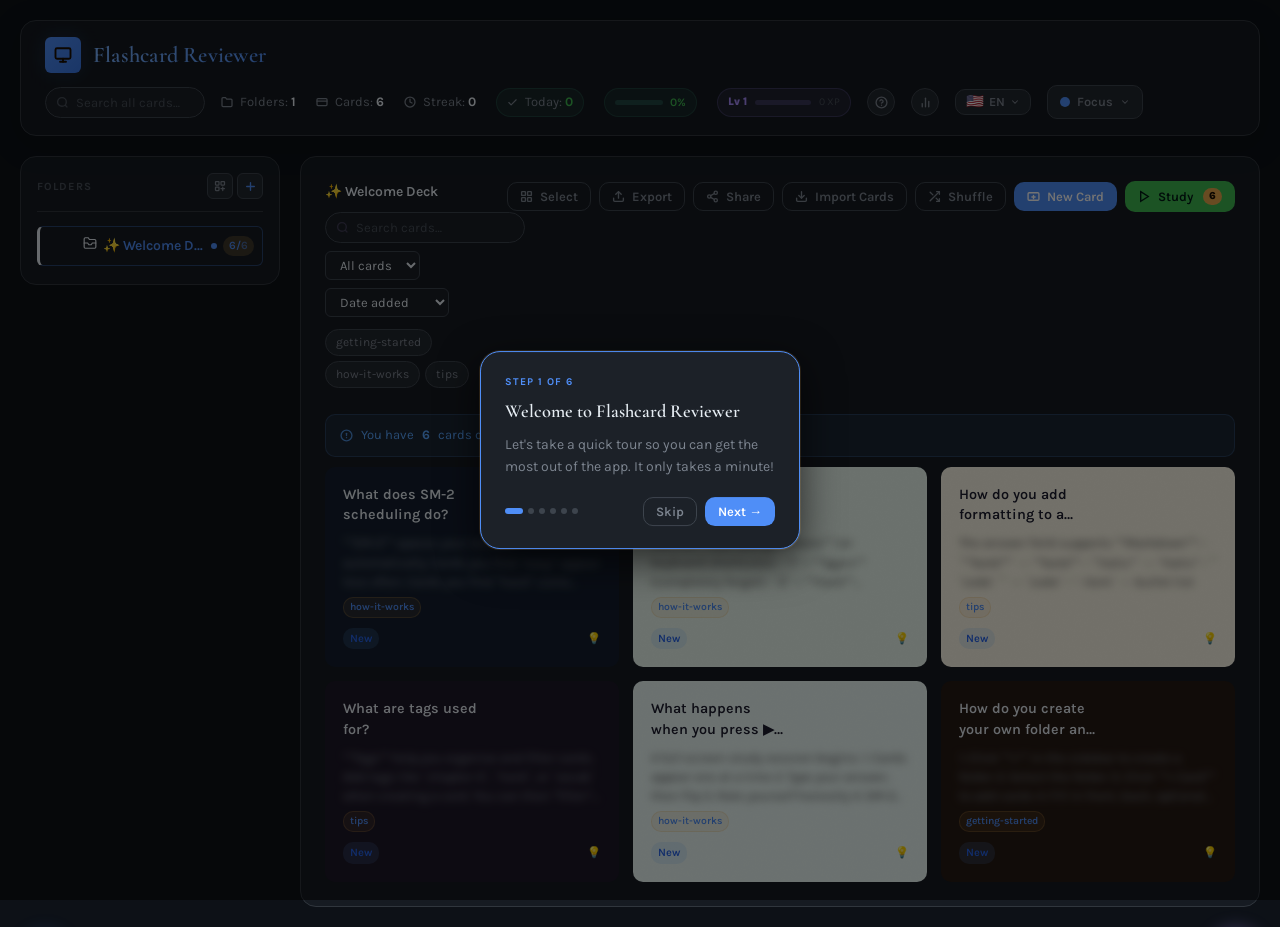
<file: FlashcardReviewer_v1.10.html>
<!DOCTYPE html>
<html lang="en" dir="ltr">
<head>
<meta charset="UTF-8">
<meta name="viewport" content="width=device-width, initial-scale=1.0, viewport-fit=cover">
<meta name="theme-color" content="#0B0B14" id="meta-theme-color">
<meta name="description" content="Flashcard Reviewer — spaced repetition study app with multiple themes and languages">
<meta name="apple-mobile-web-app-capable" content="yes">
<meta name="apple-mobile-web-app-status-bar-style" content="black-translucent">
<meta name="apple-mobile-web-app-title" content="Flashcard Reviewer">
<meta name="application-name" content="Flashcard Reviewer">
<meta name="mobile-web-app-capable" content="yes">
<!-- Open Graph -->
<meta property="og:title" content="Flashcard Reviewer">
<meta property="og:description" content="Spaced repetition flashcards with SM-2, themes, and offline support">
<meta property="og:type" content="website">
<!-- PWA Manifest (inline blob registered by JS) -->
<link id="pwa-manifest-link" rel="manifest" href="#">
<!-- Security: basic referrer policy -->
<meta name="referrer" content="strict-origin-when-cross-origin">
<meta name="color-scheme" content="dark light">
<title>Flashcard Reviewer</title>
<link rel="preconnect" href="https://fonts.googleapis.com">
<link rel="preconnect" href="https://fonts.gstatic.com" crossorigin>
<link href="https://fonts.googleapis.com/css2?family=Cormorant+Garamond:wght@500;600;700&family=Karla:wght@300;400;500;600;700&display=swap" rel="stylesheet">
<style>
*,*::before,*::after{margin:0;padding:0;box-sizing:border-box}

:root{
  --bg-base:#0D1117;--bg-panel:#161B22;--bg-card:#1C2128;--bg-elevated:#22272E;--bg-input:#1A1F26;
  --text-primary:#E6EDF3;--text-secondary:#7D8590;--text-muted:#484F58;
  --border:#30363D;--border-light:#3D444D;
  --accent:#4F8EF7;--accent-hover:#3A78E6;--accent-glow:rgba(79,142,247,.15);
  --danger:#F85149;--danger-hover:#DA3633;--success:#3FB950;--warning:#D29922;--info:#58A6FF;
  --card-cream:#FDFAF4;--card-yellow:#FFFBEB;--card-green:#F0FDF4;--card-blue:#EFF6FF;
  --card-pink:#FDF2F8;--card-purple:#FAF5FF;--card-orange:#FFF7ED;--card-mint:#F0FDFA;
  --card-dark-slate:#1E2235;--card-dark-forest:#182418;--card-dark-wine:#251820;
  --card-dark-ocean:#141E2E;--card-dark-ember:#261A14;--card-dark-dusk:#1E1828;
  --card-dark-moss:#181E18;--card-dark-storm:#1A1A24;
  --radius-sm:6px;--radius-md:10px;--radius-lg:16px;--radius-xl:20px;
  --shadow-sm:0 1px 3px rgba(0,0,0,.4);--shadow-md:0 4px 16px rgba(0,0,0,.5);
  --shadow-lg:0 12px 40px rgba(0,0,0,.6);--shadow-card:0 24px 64px rgba(0,0,0,.7);
  --header-glass:rgba(22,27,34,.82);
}

/* ══════════════════════════════════════════
   PSYCHOLOGY-BASED THEMES
   Each theme is designed around the mental
   state the user is in while studying.
══════════════════════════════════════════ */

/* ── 🎯 FOCUS — Deep navy + cool blue
   For: Concentration, analytical tasks
   Science: Blue increases alertness &
   logical thinking. Used by NASA, IBM.
   Reduces decision fatigue with low contrast noise. ── */
[data-theme="focus"]{
  --bg-base:#0D1117;--bg-panel:#161B22;--bg-card:#1C2128;--bg-elevated:#22272E;--bg-input:#1A1F26;
  --text-primary:#E6EDF3;--text-secondary:#7D8590;--text-muted:#484F58;
  --border:#30363D;--border-light:#3D444D;
  --accent:#4F8EF7;--accent-hover:#3A78E6;--accent-glow:rgba(79,142,247,.15);
  --danger:#F85149;--danger-hover:#DA3633;--success:#3FB950;--warning:#D29922;--info:#58A6FF;
  --shadow-sm:0 1px 3px rgba(0,0,0,.4);--shadow-md:0 4px 16px rgba(0,0,0,.55);
  --shadow-lg:0 12px 40px rgba(0,0,0,.65);--shadow-card:0 24px 64px rgba(0,0,0,.75);
  --header-glass:rgba(22,27,34,.82);
}
[data-theme="focus"] .folder-row:hover{background:#22272E}
[data-theme="focus"] .folder-row.active{background:rgba(79,142,247,.1);border-color:rgba(79,142,247,.35)}
[data-theme="focus"] .btn-primary{color:#FFFFFF}
[data-theme="focus"] .btn-help:hover{color:#FFFFFF}
[data-theme="focus"] ::-webkit-scrollbar-track{background:#161B22}
[data-theme="focus"] ::-webkit-scrollbar-thumb{background:#3D444D}
/* Dark card variants inside focus theme need light text */
[data-theme="focus"] .card-dark-slate .card-face-content,
[data-theme="focus"] .card-dark-forest .card-face-content,
[data-theme="focus"] .card-dark-wine .card-face-content,
[data-theme="focus"] .card-dark-ocean .card-face-content,
[data-theme="focus"] .card-dark-ember .card-face-content,
[data-theme="focus"] .card-dark-dusk .card-face-content,
[data-theme="focus"] .card-dark-moss .card-face-content,
[data-theme="focus"] .card-dark-storm .card-face-content{color:#E6EDF3}
[data-theme="focus"] .card-dark-slate .card-face-label,
[data-theme="focus"] .card-dark-forest .card-face-label,
[data-theme="focus"] .card-dark-wine .card-face-label,
[data-theme="focus"] .card-dark-ocean .card-face-label,
[data-theme="focus"] .card-dark-ember .card-face-label,
[data-theme="focus"] .card-dark-dusk .card-face-label,
[data-theme="focus"] .card-dark-moss .card-face-label,
[data-theme="focus"] .card-dark-storm .card-face-label{color:rgba(230,237,243,.3)}

/* ── 🌿 CALM — Sage green + warm neutrals
   For: Anxiety, overwhelm, stress
   Science: Green is the most restful color
   for the human eye. Reduces cortisol.
   Used in hospitals and therapy rooms. ── */
[data-theme="calm"]{
  --bg-base:#EEF4EE;--bg-panel:#FFFFFF;--bg-card:#F5FAF5;--bg-elevated:#E5EFE5;--bg-input:#EBF3EB;
  --text-primary:#1A2E1A;--text-secondary:#4E6E50;--text-muted:#8AAA8C;
  --border:#C8DEC8;--border-light:#B8D0B8;
  --accent:#3D7A52;--accent-hover:#2E6040;--accent-glow:rgba(61,122,82,.12);
  --danger:#C0392B;--danger-hover:#A93226;--success:#27AE60;--warning:#D4820A;--info:#2471A3;
  --shadow-sm:0 1px 3px rgba(0,40,0,.07);--shadow-md:0 4px 16px rgba(0,40,0,.09);
  --shadow-lg:0 12px 40px rgba(0,40,0,.13);--shadow-card:0 24px 64px rgba(0,40,0,.16);
  --header-glass:rgba(255,255,255,.88);
}
[data-theme="calm"] .card-q{color:#1A2E1A}
[data-theme="calm"] .card-preview{color:#4E6E50}
[data-theme="calm"] .folder-row:hover{background:#E5EFE5}
[data-theme="calm"] .folder-row.active{background:rgba(61,122,82,.08);border-color:rgba(61,122,82,.3)}
[data-theme="calm"] ::-webkit-scrollbar-track{background:#E5EFE5}
[data-theme="calm"] ::-webkit-scrollbar-thumb{background:#B8D0B8}

/* ── ⚡ ENERGIZE — Warm dark + amber
   For: Low motivation, fatigue, procrastination
   Science: Warm amber stimulates dopamine
   without aggression of red. Boosts creative
   energy and drive. ── */
[data-theme="energize"]{
  --bg-base:#18120A;--bg-panel:#211808;--bg-card:#2A1E0C;--bg-elevated:#342510;--bg-input:#261C0A;
  --text-primary:#FFF3E0;--text-secondary:#B8895A;--text-muted:#6B5030;
  --border:#3E2C14;--border-light:#4E3818;
  --accent:#F59E0B;--accent-hover:#D97706;--accent-glow:rgba(245,158,11,.18);
  --danger:#EF4444;--danger-hover:#DC2626;--success:#10B981;--warning:#F59E0B;--info:#60A5FA;
  --shadow-sm:0 1px 3px rgba(0,0,0,.5);--shadow-md:0 4px 16px rgba(0,0,0,.6);
  --shadow-lg:0 12px 40px rgba(0,0,0,.7);--shadow-card:0 24px 64px rgba(0,0,0,.8);
  --header-glass:rgba(33,24,8,.85);
}
[data-theme="energize"] .folder-row:hover{background:#342510}
[data-theme="energize"] .folder-row.active{background:rgba(245,158,11,.12);border-color:rgba(245,158,11,.35)}
[data-theme="energize"] .btn-primary{color:#1a0e00}
[data-theme="energize"] ::-webkit-scrollbar-track{background:#211808}
[data-theme="energize"] ::-webkit-scrollbar-thumb{background:#4E3818}
/* Dark card variants inside energize need light text, light cards keep dark text */
[data-theme="energize"] .card-dark-slate .card-face-content,
[data-theme="energize"] .card-dark-forest .card-face-content,
[data-theme="energize"] .card-dark-wine .card-face-content,
[data-theme="energize"] .card-dark-ocean .card-face-content,
[data-theme="energize"] .card-dark-ember .card-face-content,
[data-theme="energize"] .card-dark-dusk .card-face-content,
[data-theme="energize"] .card-dark-moss .card-face-content,
[data-theme="energize"] .card-dark-storm .card-face-content{color:#FFF3E0}
[data-theme="energize"] .card-dark-slate .card-face-label,
[data-theme="energize"] .card-dark-forest .card-face-label,
[data-theme="energize"] .card-dark-wine .card-face-label,
[data-theme="energize"] .card-dark-ocean .card-face-label,
[data-theme="energize"] .card-dark-ember .card-face-label,
[data-theme="energize"] .card-dark-dusk .card-face-label,
[data-theme="energize"] .card-dark-moss .card-face-label,
[data-theme="energize"] .card-dark-storm .card-face-label{color:rgba(255,243,224,.3)}

/* ── 🌙 NIGHT — Deep warm dark + ember
   For: Late-night studying, sleep preservation
   Science: Removes blue light that suppresses
   melatonin. Warm amber/red tones don't
   disrupt your circadian rhythm. ── */
[data-theme="night"]{
  --bg-base:#100800;--bg-panel:#180E00;--bg-card:#201400;--bg-elevated:#281A00;--bg-input:#1C1000;
  --text-primary:#FFE8C8;--text-secondary:#8B6040;--text-muted:#503820;
  --border:#332010;--border-light:#432E18;
  --accent:#C2611A;--accent-hover:#A84E10;--accent-glow:rgba(194,97,26,.2);
  --danger:#C0392B;--danger-hover:#A93226;--success:#27AE60;--warning:#E67E22;--info:#8B6040;
  --shadow-sm:0 1px 3px rgba(0,0,0,.6);--shadow-md:0 4px 16px rgba(0,0,0,.7);
  --shadow-lg:0 12px 40px rgba(0,0,0,.8);--shadow-card:0 24px 64px rgba(0,0,0,.9);
  --header-glass:rgba(24,14,0,.86);
}
[data-theme="night"] .folder-row:hover{background:#281A00}
[data-theme="night"] .folder-row.active{background:rgba(194,97,26,.12);border-color:rgba(194,97,26,.35)}
[data-theme="night"] .btn-primary{color:#FFE8C8}
[data-theme="night"] ::-webkit-scrollbar-track{background:#180E00}
[data-theme="night"] ::-webkit-scrollbar-thumb{background:#432E18}
/* Dark card variants inside night need light text, light cards keep dark text */
[data-theme="night"] .card-dark-slate .card-face-content,
[data-theme="night"] .card-dark-forest .card-face-content,
[data-theme="night"] .card-dark-wine .card-face-content,
[data-theme="night"] .card-dark-ocean .card-face-content,
[data-theme="night"] .card-dark-ember .card-face-content,
[data-theme="night"] .card-dark-dusk .card-face-content,
[data-theme="night"] .card-dark-moss .card-face-content,
[data-theme="night"] .card-dark-storm .card-face-content{color:#FFE8C8}
[data-theme="night"] .card-dark-slate .card-face-label,
[data-theme="night"] .card-dark-forest .card-face-label,
[data-theme="night"] .card-dark-wine .card-face-label,
[data-theme="night"] .card-dark-ocean .card-face-label,
[data-theme="night"] .card-dark-ember .card-face-label,
[data-theme="night"] .card-dark-dusk .card-face-label,
[data-theme="night"] .card-dark-moss .card-face-label,
[data-theme="night"] .card-dark-storm .card-face-label{color:rgba(255,232,200,.3)}

/* ── 🪷 SERENITY — Soft lavender + violet
   For: High stress, exam anxiety, panic
   Science: Lavender is clinically proven to
   reduce anxiety and cortisol. Purple promotes
   clarity and a sense of safety. ── */
[data-theme="serenity"]{
  --bg-base:#F3EEFF;--bg-panel:#FFFFFF;--bg-card:#FAF7FF;--bg-elevated:#EBE5FF;--bg-input:#F0EBFF;
  --text-primary:#1E1030;--text-secondary:#6B5B8C;--text-muted:#A090C0;
  --border:#D8CCEE;--border-light:#C8BADF;
  --accent:#7C3AED;--accent-hover:#6D28D9;--accent-glow:rgba(124,58,237,.12);
  --danger:#E05C5C;--danger-hover:#C84444;--success:#059669;--warning:#B45309;--info:#4F46E5;
  --shadow-sm:0 1px 3px rgba(60,0,120,.07);--shadow-md:0 4px 16px rgba(60,0,120,.09);
  --shadow-lg:0 12px 40px rgba(60,0,120,.13);--shadow-card:0 24px 64px rgba(60,0,120,.16);
  --header-glass:rgba(255,255,255,.88);
}
[data-theme="serenity"] .card-q{color:#1E1030}
[data-theme="serenity"] .card-preview{color:#6B5B8C}
[data-theme="serenity"] .folder-row:hover{background:#EBE5FF}
[data-theme="serenity"] .folder-row.active{background:rgba(124,58,237,.08);border-color:rgba(124,58,237,.3)}
[data-theme="serenity"] .btn-primary{color:#FFFFFF}
[data-theme="serenity"] .btn-help:hover{color:#FFFFFF}
[data-theme="serenity"] ::-webkit-scrollbar-track{background:#EBE5FF}
[data-theme="serenity"] ::-webkit-scrollbar-thumb{background:#C8BADF}

/* ── ☀️ CLARITY — Pure white + clean gold
   For: Daytime sessions, fresh start, clear mind
   Science: High contrast & brightness promotes
   alertness in daylight. Clean white removes
   visual clutter and improves legibility. ── */
[data-theme="clarity"]{
  --bg-base:#F7F6F2;--bg-panel:#FFFFFF;--bg-card:#FAFAF8;--bg-elevated:#EFEDE8;--bg-input:#F2F0EC;
  --text-primary:#1C1C1E;--text-secondary:#6B6B72;--text-muted:#A8A8AF;
  --border:#E2E0DB;--border-light:#D5D2CC;
  --accent:#C2851A;--accent-hover:#A67010;--accent-glow:rgba(194,133,26,.12);
  --danger:#D93025;--danger-hover:#C0271E;--success:#1E7E34;--warning:#A06000;--info:#1A5F9C;
  --shadow-sm:0 1px 3px rgba(0,0,0,.07);--shadow-md:0 4px 16px rgba(0,0,0,.09);
  --shadow-lg:0 12px 40px rgba(0,0,0,.12);--shadow-card:0 24px 64px rgba(0,0,0,.15);
  --header-glass:rgba(255,255,255,.88);
}
[data-theme="clarity"] .card-q{color:#1C1C2E}
[data-theme="clarity"] .card-preview{color:#555}
[data-theme="clarity"] .folder-row:hover{background:#EFEDE8}
[data-theme="clarity"] .folder-row.active{background:rgba(194,133,26,.07);border-color:rgba(194,133,26,.3)}
[data-theme="clarity"] ::-webkit-scrollbar-track{background:#EFEDE8}
[data-theme="clarity"] ::-webkit-scrollbar-thumb{background:#D5D2CC}

body{font-family:'Karla',sans-serif;background:var(--bg-base);min-height:100vh;color:var(--text-primary);font-size:15px;line-height:1.6;-webkit-font-smoothing:antialiased}

.app{max-width:1280px;margin:0 auto;padding:20px;min-height:100vh}

/* Header */
.header{display:flex;justify-content:space-between;align-items:center;background:var(--header-glass,var(--bg-panel));backdrop-filter:blur(20px);-webkit-backdrop-filter:blur(20px);border:1px solid var(--border);border-radius:var(--radius-lg);padding:16px 24px;margin-bottom:20px;gap:12px;flex-wrap:wrap;position:sticky;top:10px;z-index:90;box-shadow:0 8px 32px rgba(0,0,0,.18)}
.header-brand{display:flex;align-items:center;gap:12px}
.header-logo{width:36px;height:36px;background:linear-gradient(135deg,var(--accent),var(--accent-hover));border-radius:var(--radius-sm);display:flex;align-items:center;justify-content:center;font-size:1.1rem;box-shadow:0 0 20px var(--accent-glow);flex-shrink:0}
.header-title{font-family:'Cormorant Garamond',serif;font-size:1.4rem;font-weight:600;letter-spacing:.01em;background:linear-gradient(135deg,var(--accent),var(--text-primary));-webkit-background-clip:text;-webkit-text-fill-color:transparent;background-clip:text}
.header-right{display:flex;align-items:center;gap:16px;flex-wrap:wrap}
.header-stats{display:flex;gap:20px}
.stat-pill{display:flex;align-items:center;gap:7px;font-size:.8125rem;color:var(--text-secondary)}
.stat-pill .stat-val{font-weight:700;color:var(--text-primary)}
.streak-warn{font-size:.75rem;background:rgba(245,200,66,.12);border:1px solid rgba(245,200,66,.3);color:var(--warning);padding:4px 10px;border-radius:20px;animation:pulseWarn 2s ease infinite}
@keyframes pulseWarn{0%,100%{opacity:1}50%{opacity:.6}}
.btn-help{width:28px;height:28px;background:var(--bg-elevated);border:1px solid var(--border-light);border-radius:50%;cursor:pointer;color:var(--text-secondary);font-size:.875rem;font-weight:700;display:flex;align-items:center;justify-content:center;transition:all .15s}
.btn-help:hover{background:var(--accent);border-color:var(--accent);color:#1a0e00}

/* Per-theme gradient titles */
[data-theme="focus"] .header-title{background:linear-gradient(135deg,#7EB5FF,#4F8EF7);-webkit-background-clip:text;-webkit-text-fill-color:transparent;background-clip:text}
[data-theme="calm"] .header-title{background:linear-gradient(135deg,#5DAB6E,#3D7A52);-webkit-background-clip:text;-webkit-text-fill-color:transparent;background-clip:text}
[data-theme="energize"] .header-title{background:linear-gradient(135deg,#FCD34D,#F59E0B);-webkit-background-clip:text;-webkit-text-fill-color:transparent;background-clip:text}
[data-theme="night"] .header-title{background:linear-gradient(135deg,#E8A878,#C2611A);-webkit-background-clip:text;-webkit-text-fill-color:transparent;background-clip:text}
[data-theme="serenity"] .header-title{background:linear-gradient(135deg,#C4A8FC,#7C3AED);-webkit-background-clip:text;-webkit-text-fill-color:transparent;background-clip:text}
[data-theme="clarity"] .header-title{background:linear-gradient(135deg,#D4A037,#C2851A);-webkit-background-clip:text;-webkit-text-fill-color:transparent;background-clip:text}

/* Global search */
.global-search-wrap{position:relative}
.global-search-input{padding:7px 12px 7px 30px;background:var(--bg-input);border:1px solid var(--border-light);border-radius:20px;font-family:'Karla',sans-serif;font-size:.8125rem;color:var(--text-primary);width:160px;transition:all .2s;background-image:url("data:image/svg+xml,%3Csvg xmlns='http://www.w3.org/2000/svg' width='13' height='13' viewBox='0 0 24 24' fill='none' stroke='%23484F58' stroke-width='2.5'%3E%3Ccircle cx='11' cy='11' r='8'/%3E%3Cpath d='m21 21-4.35-4.35'/%3E%3C/svg%3E");background-repeat:no-repeat;background-position:10px center}
.global-search-input:focus{outline:none;border-color:var(--accent);width:220px;box-shadow:0 0 0 3px var(--accent-glow)}
.global-search-input::placeholder{color:var(--text-muted)}
.global-search-results{position:absolute;top:calc(100% + 6px);right:0;background:var(--bg-card);border:1px solid var(--border-light);border-radius:var(--radius-lg);width:320px;max-height:360px;overflow-y:auto;box-shadow:var(--shadow-lg);z-index:200;animation:slideUp .15s ease}
.gsr-item{padding:10px 14px;border-bottom:1px solid var(--border);cursor:pointer;transition:background .1s}
.gsr-item:hover{background:var(--bg-elevated)}
.gsr-item:last-child{border-bottom:none}
.gsr-q{font-size:.875rem;font-weight:600;color:var(--text-primary);margin-bottom:2px;overflow:hidden;text-overflow:ellipsis;white-space:nowrap}
.gsr-a{font-size:.78rem;color:var(--text-secondary);overflow:hidden;text-overflow:ellipsis;white-space:nowrap}
.gsr-folder{font-size:.68rem;color:var(--text-muted);margin-top:3px;display:flex;align-items:center;gap:3px}
.gsr-empty{padding:20px;text-align:center;color:var(--text-muted);font-size:.8rem}
.gsr-header{padding:8px 14px 6px;font-size:.65rem;font-weight:700;text-transform:uppercase;letter-spacing:.08em;color:var(--text-muted);border-bottom:1px solid var(--border);background:var(--bg-elevated)}

/* Main */
.main{display:grid;grid-template-columns:260px 1fr;gap:20px}

/* Sidebar */
.sidebar{background:var(--bg-panel);border:1px solid var(--border);border-radius:var(--radius-lg);padding:16px;height:fit-content;position:sticky;top:20px}
.sidebar-header{display:flex;justify-content:space-between;align-items:center;margin-bottom:14px;padding-bottom:12px;border-bottom:1px solid var(--border)}
.sidebar-label{font-size:.6875rem;font-weight:700;text-transform:uppercase;letter-spacing:.1em;color:var(--text-muted)}
.btn-new-folder{width:26px;height:26px;background:var(--bg-elevated);border:1px solid var(--border-light);border-radius:var(--radius-sm);color:var(--accent);font-size:1rem;cursor:pointer;display:flex;align-items:center;justify-content:center;transition:all .15s}
.btn-new-folder:hover{background:var(--accent);border-color:var(--accent);color:#000}

/* Folder Tree */
.folder-tree{font-size:.875rem}
.folder-empty{text-align:center;padding:24px 10px;color:var(--text-muted);font-size:.8125rem}
.folder-item{margin-bottom:2px}
.folder-row{display:flex;align-items:center;gap:6px;padding:7px 8px;border-radius:var(--radius-sm);cursor:pointer;transition:background .15s;position:relative;user-select:none}
.folder-row:hover{background:var(--bg-elevated)}
.folder-row.active{background:var(--accent-glow);border:1px solid rgba(232,168,76,.3)}
.folder-row.active .folder-label{color:var(--accent);font-weight:600}
.folder-chevron{font-size:.6rem;color:var(--text-muted);transition:transform .2s;flex-shrink:0;width:10px}
.folder-chevron.collapsed{transform:rotate(-90deg)}
.folder-chevron.leaf{visibility:hidden}
.folder-icon{font-size:.9rem;flex-shrink:0}
.folder-label{flex:1;overflow:hidden;text-overflow:ellipsis;white-space:nowrap;color:var(--text-primary);font-size:.875rem}
.folder-count{font-size:.7rem;font-weight:600;background:var(--bg-elevated);color:var(--text-secondary);padding:1px 6px;border-radius:10px;min-width:20px;text-align:center;flex-shrink:0}
.folder-row.active .folder-count{background:rgba(232,168,76,.2);color:var(--accent)}
.folder-actions{display:none;gap:2px;flex-shrink:0}
.folder-row:hover .folder-actions{display:flex}
.folder-row:hover .folder-count{display:none}
.folder-action{width:20px;height:20px;border:none;background:transparent;border-radius:4px;cursor:pointer;color:var(--text-secondary);font-size:.75rem;display:flex;align-items:center;justify-content:center;transition:all .15s}
.folder-action:hover{background:var(--bg-card);color:var(--text-primary)}
.folder-action.danger:hover{background:var(--danger);color:white}
.folder-children{margin-left:14px;padding-left:10px;border-left:1px solid var(--border)}
.folder-children.collapsed{display:none}
.folder-due-dot{width:6px;height:6px;border-radius:50%;background:var(--accent);flex-shrink:0;animation:duePulse 2s ease infinite}
@keyframes duePulse{0%,100%{opacity:1;transform:scale(1)}50%{opacity:.5;transform:scale(.8)}}

/* Content */
.content{background:var(--bg-panel);border:1px solid var(--border);border-radius:var(--radius-lg);padding:24px;min-height:500px;display:flex;flex-direction:column}
#content-body{flex:1;display:flex;flex-direction:column}
.content-head{display:flex;justify-content:space-between;align-items:flex-start;margin-bottom:16px;flex-wrap:wrap;gap:12px}
.content-head-left{display:flex;flex-direction:column;gap:8px;flex:1;min-width:0}
.breadcrumb{display:flex;align-items:center;gap:8px;font-size:.875rem;flex-wrap:wrap}
.crumb{color:var(--text-secondary)}
.crumb:last-child{color:var(--text-primary);font-weight:600}
.crumb-sep{color:var(--text-muted);font-size:.75rem}
.search-input{padding:7px 12px 7px 30px;background:var(--bg-input);border:1px solid var(--border-light);border-radius:20px;font-family:'Karla',sans-serif;font-size:.8125rem;color:var(--text-primary);width:200px;transition:all .2s;background-image:url("data:image/svg+xml,%3Csvg xmlns='http://www.w3.org/2000/svg' width='13' height='13' viewBox='0 0 24 24' fill='none' stroke='%23403D55' stroke-width='2.5'%3E%3Ccircle cx='11' cy='11' r='8'/%3E%3Cpath d='m21 21-4.35-4.35'/%3E%3C/svg%3E");background-repeat:no-repeat;background-position:10px center}
.search-input:focus{outline:none;border-color:var(--accent);width:260px;box-shadow:0 0 0 3px var(--accent-glow)}
.search-input::placeholder{color:var(--text-muted)}
.content-actions{display:flex;gap:8px;flex-wrap:wrap;align-items:center}

/* Buttons */
.btn{padding:9px 16px;border:1px solid transparent;border-radius:var(--radius-md);font-family:'Karla',sans-serif;font-size:.875rem;font-weight:600;cursor:pointer;display:inline-flex;align-items:center;gap:7px;transition:all .15s;white-space:nowrap}
.btn:disabled{opacity:.35;cursor:not-allowed}
.btn-primary{background:var(--accent);color:#1a0e00}
.btn-primary:not(:disabled):hover{background:var(--accent-hover);box-shadow:0 0 20px var(--accent-glow)}
.btn-ghost{background:transparent;color:var(--text-secondary);border-color:var(--border-light)}
.btn-ghost:not(:disabled):hover{background:var(--bg-elevated);color:var(--text-primary)}
.btn-success{background:var(--success);color:#001a14}
.btn-success:not(:disabled):hover{background:#3bb890}
.btn-danger{background:var(--danger);color:white}
.btn-danger:not(:disabled):hover{background:var(--danger-hover)}
.btn-sm{padding:6px 12px;font-size:.8125rem}

/* Empty */
.empty{flex:1;display:flex;flex-direction:column;align-items:center;justify-content:center;padding:40px 20px;text-align:center;min-height:50vh}
.empty-glyph{font-size:3rem;margin-bottom:16px;opacity:.4}
.empty-title{font-family:'Cormorant Garamond',serif;font-size:1.25rem;font-weight:600;color:var(--text-secondary);margin-bottom:6px}
.empty-sub{font-size:.875rem;color:var(--text-muted);max-width:280px}
/* Beautiful empty state for no-cards */
.empty-no-cards{flex:1;display:flex;flex-direction:column;align-items:center;justify-content:center;padding:40px 20px;text-align:center;gap:0;min-height:40vh}
.empty-no-cards svg.empty-illustration{margin-bottom:20px;opacity:.85}
.empty-no-cards .empty-title{font-family:'Cormorant Garamond',serif;font-size:1.4rem;font-weight:600;color:var(--text-secondary);margin-bottom:8px}
.empty-no-cards .empty-sub{font-size:.875rem;color:var(--text-muted);max-width:260px;margin-bottom:22px;line-height:1.65}
.empty-cta-btn{padding:11px 28px;background:var(--accent);color:#1a0e00;border:none;border-radius:var(--radius-md);font-family:'Karla',sans-serif;font-size:.9rem;font-weight:700;cursor:pointer;display:inline-flex;align-items:center;gap:8px;transition:all .18s;box-shadow:0 4px 20px var(--accent-glow)}
.empty-cta-btn:hover{background:var(--accent-hover);transform:translateY(-2px);box-shadow:0 6px 28px var(--accent-glow)}

/* Card Grid */
.card-grid{display:grid;grid-template-columns:repeat(auto-fill,minmax(260px,1fr));gap:14px}
.card-item{border-radius:var(--radius-md);padding:16px;min-height:130px;display:flex;flex-direction:column;cursor:pointer;position:relative;border:2px solid transparent;opacity:0;animation:cardReveal .35s ease forwards}
@keyframes cardReveal{from{opacity:0;transform:translateY(10px)}to{opacity:1;transform:translateY(0)}}
.card-item:hover{transform:translateY(-3px)}
/* Per-color hover glows */
.card-cream:hover{box-shadow:0 8px 32px rgba(253,250,244,.35),0 2px 8px rgba(0,0,0,.12)}
.card-yellow:hover{box-shadow:0 8px 32px rgba(255,251,235,.4),0 2px 8px rgba(0,0,0,.1)}
.card-green:hover{box-shadow:0 8px 32px rgba(34,197,94,.2),0 2px 8px rgba(0,0,0,.1)}
.card-blue:hover{box-shadow:0 8px 32px rgba(59,130,246,.22),0 2px 8px rgba(0,0,0,.1)}
.card-pink:hover{box-shadow:0 8px 32px rgba(236,72,153,.2),0 2px 8px rgba(0,0,0,.1)}
.card-purple:hover{box-shadow:0 8px 32px rgba(139,92,246,.22),0 2px 8px rgba(0,0,0,.1)}
.card-orange:hover{box-shadow:0 8px 32px rgba(249,115,22,.2),0 2px 8px rgba(0,0,0,.1)}
.card-mint:hover{box-shadow:0 8px 32px rgba(20,184,166,.2),0 2px 8px rgba(0,0,0,.1)}
.card-dark-slate:hover{box-shadow:0 8px 32px rgba(100,120,160,.3),0 2px 8px rgba(0,0,0,.3)}
.card-dark-forest:hover{box-shadow:0 8px 32px rgba(40,100,60,.3),0 2px 8px rgba(0,0,0,.3)}
.card-dark-wine:hover{box-shadow:0 8px 32px rgba(140,40,80,.3),0 2px 8px rgba(0,0,0,.3)}
.card-dark-ocean:hover{box-shadow:0 8px 32px rgba(30,80,160,.35),0 2px 8px rgba(0,0,0,.3)}
.card-dark-ember:hover{box-shadow:0 8px 32px rgba(180,80,20,.3),0 2px 8px rgba(0,0,0,.3)}
.card-dark-dusk:hover{box-shadow:0 8px 32px rgba(120,60,160,.3),0 2px 8px rgba(0,0,0,.3)}
.card-dark-moss:hover{box-shadow:0 8px 32px rgba(60,100,40,.3),0 2px 8px rgba(0,0,0,.3)}
.card-dark-storm:hover{box-shadow:0 8px 32px rgba(80,90,140,.3),0 2px 8px rgba(0,0,0,.3)}

/* card colors + grain texture */
.card-cream,.card-yellow,.card-green,.card-blue,.card-pink,.card-purple,.card-orange,.card-mint{position:relative;overflow:hidden}
.card-cream::before,.card-yellow::before,.card-green::before,.card-blue::before,
.card-pink::before,.card-purple::before,.card-orange::before,.card-mint::before{
  content:'';position:absolute;inset:0;pointer-events:none;opacity:.45;
  background-image:url("data:image/svg+xml,%3Csvg xmlns='http://www.w3.org/2000/svg' width='300' height='300'%3E%3Cfilter id='g'%3E%3CfeTurbulence type='fractalNoise' baseFrequency='.8' numOctaves='4' stitchTiles='stitch'/%3E%3CfeColorMatrix type='saturate' values='0'/%3E%3C/filter%3E%3Crect width='300' height='300' filter='url(%23g)' opacity='.05'/%3E%3C/svg%3E");
  border-radius:inherit;z-index:0}
.card-cream *,.card-yellow *,.card-green *,.card-blue *,.card-pink *,.card-purple *,.card-orange *,.card-mint *{position:relative;z-index:1}
.card-cream{background:var(--card-cream)}.card-yellow{background:var(--card-yellow)}.card-green{background:var(--card-green)}.card-blue{background:var(--card-blue)}.card-pink{background:var(--card-pink)}.card-purple{background:var(--card-purple)}.card-orange{background:var(--card-orange)}.card-mint{background:var(--card-mint)}

.card-head{display:flex;justify-content:space-between;align-items:flex-start;margin-bottom:8px;gap:8px}
.card-q{font-weight:600;font-size:.9rem;color:#1C1C2E;line-height:1.4;display:-webkit-box;-webkit-line-clamp:2;-webkit-box-orient:vertical;overflow:hidden}
.card-ops{display:flex;gap:3px;opacity:0;transition:opacity .15s;flex-shrink:0}
.card-item:hover .card-ops{opacity:1}
.card-op{width:26px;height:26px;border:none;background:rgba(0,0,0,.06);border-radius:5px;cursor:pointer;font-size:.75rem;display:flex;align-items:center;justify-content:center;transition:all .15s;color:#333}
.card-op:hover{background:rgba(0,0,0,.12)}
.card-op.delete:hover{background:var(--danger);color:white}
.card-preview{font-size:.8rem;color:#444;display:-webkit-box;-webkit-line-clamp:3;-webkit-box-orient:vertical;overflow:hidden;flex:1;line-height:1.5;filter:blur(4px);transition:filter .2s;user-select:none}
.card-item:hover .card-preview{filter:blur(0)}
.card-foot{display:flex;justify-content:space-between;align-items:center;margin-top:10px;font-size:.7rem;color:#666}
.retention-badge{padding:2px 7px;border-radius:10px;font-weight:600;font-size:.7rem}
.ret-high{background:rgba(78,205,164,.2);color:#15805A}.ret-medium{background:rgba(245,200,66,.2);color:#8a6800}.ret-low{background:rgba(224,92,92,.2);color:#B03030}.ret-new{background:rgba(96,165,250,.15);color:#2563EB}
.due-badge{background:rgba(232,168,76,.2);color:#a0620a;padding:2px 7px;border-radius:10px;font-weight:700;font-size:.7rem}

/* Modal */
.overlay{position:fixed;inset:0;background:rgba(0,0,0,.7);backdrop-filter:blur(4px);display:flex;align-items:center;justify-content:center;z-index:2100;padding:16px;animation:fadeIn .15s ease}
.modal{background:var(--bg-card);border:1px solid var(--border-light);border-radius:var(--radius-xl);width:100%;max-width:520px;box-shadow:var(--shadow-card);animation:slideUp .2s ease;max-height:92vh;display:flex;flex-direction:column;overflow:hidden}
.modal-sm{max-width:380px}
.modal-head{padding:18px 22px 14px;display:flex;justify-content:space-between;align-items:center;flex-shrink:0;border-bottom:1px solid var(--border)}
.modal-title{font-family:'Cormorant Garamond',serif;font-size:1.2rem;font-weight:600;color:var(--text-primary)}
.modal-close{width:28px;height:28px;border:none;background:var(--bg-elevated);border-radius:var(--radius-sm);cursor:pointer;color:var(--text-secondary);font-size:1rem;display:flex;align-items:center;justify-content:center;transition:all .15s;line-height:1}
.modal-close:hover{background:var(--danger);color:white}
.modal-body{padding:18px 22px;overflow-y:auto;flex:1;min-height:0}
.modal-body p{color:var(--text-secondary);font-size:.9rem;line-height:1.6}
.modal-foot{padding:14px 22px;display:flex;justify-content:flex-end;gap:10px;flex-shrink:0;border-top:1px solid var(--border)}

/* Image toggle button */
.img-toggle-btn{display:inline-flex;align-items:center;gap:6px;padding:5px 11px;background:var(--bg-elevated);border:1px solid var(--border-light);border-radius:var(--radius-sm);font-family:'Karla',sans-serif;font-size:.78rem;font-weight:600;color:var(--text-secondary);cursor:pointer;transition:all .15s}
.img-toggle-btn:hover{background:var(--accent-glow);border-color:var(--accent);color:var(--accent)}

/* Forms */
.form-group{margin-bottom:16px}
.form-label{display:block;font-size:.8125rem;font-weight:600;color:var(--text-secondary);margin-bottom:6px;text-transform:uppercase;letter-spacing:.04em}
.form-input,.form-textarea{width:100%;padding:11px 14px;background:var(--bg-input);border:1px solid var(--border-light);border-radius:var(--radius-md);font-family:'Karla',sans-serif;font-size:.9375rem;color:var(--text-primary);transition:border-color .15s}
.form-input:focus,.form-textarea:focus{outline:none;border-color:var(--accent);box-shadow:0 0 0 3px var(--accent-glow)}
.form-input::placeholder,.form-textarea::placeholder{color:var(--text-muted)}
.form-textarea{resize:vertical;min-height:90px}
.form-hint{font-size:.75rem;color:var(--text-muted);margin-top:5px}

/* Color picker */
.color-picker{display:flex;gap:8px;flex-wrap:wrap}
.color-swatch{width:32px;height:32px;border-radius:var(--radius-sm);cursor:pointer;border:3px solid transparent;transition:all .15s;position:relative}
.color-swatch:hover{transform:scale(1.1)}
.color-swatch.selected{border-color:var(--accent)}
.color-swatch.selected::after{content:'✓';position:absolute;inset:0;display:flex;align-items:center;justify-content:center;font-size:.9rem;font-weight:700;color:rgba(0,0,0,.5)}
.sw-cream{background:var(--card-cream);border:1px solid #ddd}.sw-yellow{background:var(--card-yellow)}.sw-green{background:var(--card-green)}.sw-blue{background:var(--card-blue)}.sw-pink{background:var(--card-pink)}.sw-purple{background:var(--card-purple)}.sw-orange{background:var(--card-orange)}.sw-mint{background:var(--card-mint)}
.sw-dk-slate{background:var(--card-dark-slate)}.sw-dk-forest{background:var(--card-dark-forest)}.sw-dk-wine{background:var(--card-dark-wine)}.sw-dk-ocean{background:var(--card-dark-ocean)}.sw-dk-ember{background:var(--card-dark-ember)}.sw-dk-dusk{background:var(--card-dark-dusk)}.sw-dk-moss{background:var(--card-dark-moss)}.sw-dk-storm{background:var(--card-dark-storm)}

/* Dark card variants */
.card-dark-slate,.card-dark-forest,.card-dark-wine,.card-dark-ocean,
.card-dark-ember,.card-dark-dusk,.card-dark-moss,.card-dark-storm{position:relative;overflow:hidden}
.card-dark-slate{background:var(--card-dark-slate)}.card-dark-forest{background:var(--card-dark-forest)}
.card-dark-wine{background:var(--card-dark-wine)}.card-dark-ocean{background:var(--card-dark-ocean)}
.card-dark-ember{background:var(--card-dark-ember)}.card-dark-dusk{background:var(--card-dark-dusk)}
.card-dark-moss{background:var(--card-dark-moss)}.card-dark-storm{background:var(--card-dark-storm)}
.card-dark-slate .card-q,.card-dark-forest .card-q,.card-dark-wine .card-q,
.card-dark-ocean .card-q,.card-dark-ember .card-q,.card-dark-dusk .card-q,
.card-dark-moss .card-q,.card-dark-storm .card-q{color:var(--text-primary)}
.card-dark-slate .card-preview,.card-dark-forest .card-preview,.card-dark-wine .card-preview,
.card-dark-ocean .card-preview,.card-dark-ember .card-preview,.card-dark-dusk .card-preview,
.card-dark-moss .card-preview,.card-dark-storm .card-preview{color:var(--text-secondary)}
.card-dark-slate .card-foot,.card-dark-forest .card-foot,.card-dark-wine .card-foot,
.card-dark-ocean .card-foot,.card-dark-ember .card-foot,.card-dark-dusk .card-foot,
.card-dark-moss .card-foot,.card-dark-storm .card-foot{color:var(--text-secondary)}
.card-dark-slate .card-op,.card-dark-forest .card-op,.card-dark-wine .card-op,
.card-dark-ocean .card-op,.card-dark-ember .card-op,.card-dark-dusk .card-op,
.card-dark-moss .card-op,.card-dark-storm .card-op{background:rgba(255,255,255,.07);color:var(--text-secondary)}
/* Dark card face content in study */
.card-dark-slate .card-face-content,.card-dark-forest .card-face-content,.card-dark-wine .card-face-content,
.card-dark-ocean .card-face-content,.card-dark-ember .card-face-content,.card-dark-dusk .card-face-content,
.card-dark-moss .card-face-content,.card-dark-storm .card-face-content{color:var(--text-primary)}
.card-dark-slate .card-face-label,.card-dark-forest .card-face-label,.card-dark-wine .card-face-label,
.card-dark-ocean .card-face-label,.card-dark-ember .card-face-label,.card-dark-dusk .card-face-label,
.card-dark-moss .card-face-label,.card-dark-storm .card-face-label{color:rgba(255,255,255,.3)}

/* Tags */
.tag-wrap{display:flex;flex-wrap:wrap;gap:5px;margin-top:8px;align-items:center}
.tag{display:inline-flex;align-items:center;gap:4px;padding:2px 8px;background:rgba(232,168,76,.12);border:1px solid rgba(232,168,76,.25);border-radius:20px;font-size:.7rem;font-weight:600;color:var(--accent);cursor:default}
.tag-remove{background:none;border:none;cursor:pointer;color:var(--accent);opacity:.6;font-size:.75rem;padding:0;line-height:1;display:flex;align-items:center}
.tag-remove:hover{opacity:1}
.tag-input-wrap{position:relative;flex:1;min-width:100px}
.tag-input{width:100%;padding:8px 12px;background:var(--bg-input);border:1px solid var(--border-light);border-radius:var(--radius-sm);font-family:'Karla',sans-serif;font-size:.875rem;color:var(--text-primary)}
.tag-input:focus{outline:none;border-color:var(--accent)}
.tag-suggestions{position:absolute;top:calc(100% + 4px);left:0;right:0;background:var(--bg-card);border:1px solid var(--border-light);border-radius:var(--radius-md);z-index:200;max-height:140px;overflow-y:auto;box-shadow:var(--shadow-md)}
.tag-sug-item{padding:8px 12px;font-size:.875rem;color:var(--text-primary);cursor:pointer;transition:background .1s}
.tag-sug-item:hover{background:var(--bg-elevated)}
.tag-badge{display:inline-flex;align-items:center;gap:3px;padding:1px 6px;background:rgba(232,168,76,.1);border:1px solid rgba(232,168,76,.2);border-radius:10px;font-size:.65rem;font-weight:600;color:var(--accent)}
.tag-filter-row{display:flex;flex-wrap:wrap;gap:5px;margin-bottom:12px;align-items:center}
.tag-filter-chip{padding:3px 10px;background:var(--bg-elevated);border:1px solid var(--border-light);border-radius:20px;font-size:.75rem;color:var(--text-secondary);cursor:pointer;transition:all .15s}
.tag-filter-chip:hover{border-color:var(--accent);color:var(--accent)}
.tag-filter-chip.active{background:rgba(232,168,76,.12);border-color:rgba(232,168,76,.35);color:var(--accent)}

/* Markdown rendered */
.md-content strong{font-weight:700}
.md-content em{font-style:italic}
.md-content code{font-family:monospace;background:rgba(0,0,0,.12);padding:1px 5px;border-radius:3px;font-size:.9em}
.md-content pre{background:rgba(0,0,0,.1);border-radius:6px;padding:10px 14px;overflow-x:auto;margin:6px 0;text-align:left}
.md-content pre code{background:none;padding:0}
.md-content ul,.md-content ol{padding-left:20px;margin:4px 0;text-align:left}
.md-content li{margin-bottom:2px}
.md-content p{margin:3px 0}

/* Dark card md content */
.card-dark-slate .md-content code,.card-dark-forest .md-content code,.card-dark-wine .md-content code,
.card-dark-ocean .md-content code,.card-dark-ember .md-content code,.card-dark-dusk .md-content code,
.card-dark-moss .md-content code,.card-dark-storm .md-content code{background:rgba(255,255,255,.1)}

/* Onboarding Tour */
.tour-mask{position:fixed;inset:0;z-index:4000;pointer-events:none}
.tour-overlay-piece{position:fixed;background:rgba(0,0,0,.65);pointer-events:all}
.tour-tooltip{position:fixed;z-index:4001;background:var(--bg-card);border:1px solid var(--accent);border-radius:var(--radius-xl);padding:22px 24px;max-width:320px;box-shadow:0 0 0 1px rgba(232,168,76,.15),var(--shadow-lg);animation:slideUp .25s ease}
.tour-step-label{font-size:.65rem;font-weight:700;text-transform:uppercase;letter-spacing:.1em;color:var(--accent);margin-bottom:6px}
.tour-title{font-family:'Cormorant Garamond',serif;font-size:1.15rem;font-weight:600;margin-bottom:8px}
.tour-body{font-size:.875rem;color:var(--text-secondary);line-height:1.6;margin-bottom:18px}
.tour-foot{display:flex;justify-content:space-between;align-items:center;gap:10px}
.tour-dots{display:flex;gap:5px;align-items:center}
.tour-dot{width:6px;height:6px;border-radius:50%;background:var(--border-light);transition:all .2s}
.tour-dot.active{background:var(--accent);width:18px;border-radius:3px}
.tour-actions{display:flex;gap:8px}

/* ── PHASE 2 CSS ── */

/* Smarter study queue — due badge on study button */
.due-count-badge{display:inline-flex;align-items:center;justify-content:center;background:#E8A84C;color:#1a0e00;font-size:.65rem;font-weight:800;border-radius:10px;padding:1px 6px;margin-left:3px;min-width:18px;line-height:1.4}

/* Study Due Only toggle */
.study-mode-row{display:flex;align-items:center;gap:8px;margin-bottom:14px;padding:10px 14px;background:var(--bg-elevated);border-radius:var(--radius-md);border:1px solid var(--border-light)}
.study-mode-label{font-size:.8125rem;color:var(--text-secondary);flex:1}
.toggle-switch{position:relative;width:38px;height:20px;flex-shrink:0}
.toggle-switch input{opacity:0;width:0;height:0;position:absolute}
.toggle-slider{position:absolute;inset:0;background:var(--border-light);border-radius:10px;cursor:pointer;transition:background .2s}
.toggle-slider::after{content:'';position:absolute;top:3px;left:3px;width:14px;height:14px;background:var(--text-muted);border-radius:50%;transition:transform .2s,background .2s}
.toggle-switch input:checked+.toggle-slider{background:var(--accent)}
.toggle-switch input:checked+.toggle-slider::after{transform:translateX(18px);background:#1a0e00}

/* Fullscreen study mode */
.study-overlay.fullscreen-mode .study-bar{opacity:0;pointer-events:none;transition:opacity .3s}
.study-overlay.fullscreen-mode:hover .study-bar{opacity:1;pointer-events:all}
.fullscreen-mode .study-body{padding:40px 20px}
.btn-fullscreen{width:32px;height:32px;background:var(--bg-elevated);border:1px solid var(--border-light);border-radius:var(--radius-sm);cursor:pointer;display:flex;align-items:center;justify-content:center;color:var(--text-secondary);font-size:1rem;transition:all .15s;flex-shrink:0}
.btn-fullscreen:hover{background:var(--accent-glow);border-color:var(--accent);color:var(--accent)}
.btn-fullscreen.active{background:var(--accent-glow);border-color:var(--accent);color:var(--accent)}

/* Zen / Focus Mode */
.study-overlay.zen-mode .study-bar{display:none}
.study-overlay.zen-mode .study-body{padding:60px 20px;justify-content:center}
.zen-exit{position:fixed;top:12px;right:16px;z-index:2010;opacity:0;transition:opacity .3s;pointer-events:none}
.study-overlay.zen-mode:hover .zen-exit{opacity:1;pointer-events:all}

/* Session Pause/Resume */
.pause-overlay{position:fixed;inset:0;background:rgba(11,11,20,.92);z-index:2500;display:flex;flex-direction:column;align-items:center;justify-content:center;gap:20px;backdrop-filter:blur(8px);animation:fadeIn .2s ease}
.pause-title{font-family:'Cormorant Garamond',serif;font-size:2rem;font-weight:600;color:var(--text-primary)}
.pause-sub{font-size:.9rem;color:var(--text-secondary)}
.pause-stats{display:flex;gap:28px;margin-top:4px}
.pause-stat{text-align:center}
.pause-stat-val{font-size:1.5rem;font-weight:700;color:var(--text-primary)}
.pause-stat-lbl{font-size:.75rem;color:var(--text-secondary);margin-top:2px}
.btn-pause{width:32px;height:32px;background:var(--bg-elevated);border:1px solid var(--border-light);border-radius:var(--radius-sm);cursor:pointer;display:flex;align-items:center;justify-content:center;color:var(--text-secondary);transition:all .15s;flex-shrink:0}
.btn-pause:hover{background:var(--accent-glow);border-color:var(--accent);color:var(--accent)}

/* Speed Round Mode */
.speed-bar{width:100%;max-width:580px;height:5px;background:var(--border);border-radius:3px;overflow:hidden;margin-bottom:10px}
.speed-fill{height:100%;border-radius:3px;transition:width .1s linear}
.speed-label{font-size:.7rem;color:var(--text-muted);text-align:center;margin-bottom:8px;height:18px}

/* Reverse Card toggle */
.reverse-toggle-row{display:flex;align-items:center;justify-content:space-between;padding:8px 14px;background:var(--bg-elevated);border-radius:var(--radius-md);border:1px solid var(--border-light);margin-bottom:10px;font-size:.8125rem;color:var(--text-secondary)}

/* Custom Deck Builder */
.deck-builder-list{max-height:300px;overflow-y:auto;border:1px solid var(--border-light);border-radius:var(--radius-md);margin-bottom:12px}
.deck-builder-folder{padding:8px 12px;font-size:.75rem;font-weight:700;text-transform:uppercase;letter-spacing:.06em;color:var(--text-muted);background:var(--bg-base);border-bottom:1px solid var(--border);position:sticky;top:0;z-index:1}
.deck-builder-card{display:flex;align-items:center;gap:10px;padding:8px 12px;border-bottom:1px solid var(--border);cursor:pointer;transition:background .1s}
.deck-builder-card:hover{background:var(--bg-elevated)}
.deck-builder-card.selected{background:rgba(232,168,76,.08)}
.deck-builder-check{width:16px;height:16px;border-radius:4px;border:1.5px solid var(--border-light);display:flex;align-items:center;justify-content:center;flex-shrink:0;transition:all .15s}
.deck-builder-card.selected .deck-builder-check{background:var(--accent);border-color:var(--accent)}
.deck-builder-card-q{font-size:.8125rem;color:var(--text-primary);flex:1;white-space:nowrap;overflow:hidden;text-overflow:ellipsis}
.deck-builder-count{font-size:.75rem;color:var(--text-secondary);flex-shrink:0}
.deck-select-bar{display:flex;justify-content:space-between;align-items:center;margin-bottom:8px;font-size:.8125rem;color:var(--text-secondary)}

/* Cram / Review mode pills */
.mode-pill-row{display:flex;gap:6px;flex-wrap:wrap;margin-bottom:14px}
.mode-pill{padding:6px 14px;border-radius:20px;font-size:.8rem;font-weight:600;cursor:pointer;border:1px solid var(--border-light);background:var(--bg-elevated);color:var(--text-secondary);transition:all .15s;display:flex;align-items:center;gap:5px}
.mode-pill:hover{border-color:var(--accent);color:var(--accent)}
.mode-pill.active{background:rgba(232,168,76,.12);border-color:rgba(232,168,76,.4);color:var(--accent)}
.session-mode-badge{font-size:.6rem;font-weight:700;text-transform:uppercase;letter-spacing:.08em;padding:2px 6px;border-radius:8px;background:rgba(232,168,76,.15);color:var(--accent);margin-left:6px;flex-shrink:0}

/* Keyboard shortcuts enhanced */
.kb-hint{position:fixed;bottom:20px;left:50%;transform:translateX(-50%);background:var(--bg-card);border:1px solid var(--border-light);border-radius:20px;padding:8px 16px;font-size:.75rem;color:var(--text-muted);z-index:2050;pointer-events:none;opacity:0;transition:opacity .3s;white-space:nowrap}
.kb-hint.show{opacity:1}

/* ── PHASE 3 CSS ── */

/* Bulk select */
.bulk-bar{display:flex;align-items:center;gap:10px;padding:10px 14px;background:rgba(232,168,76,.07);border:1px solid rgba(232,168,76,.2);border-radius:var(--radius-md);margin-bottom:12px;flex-wrap:wrap;animation:slideDown .2s ease}
.bulk-count{font-size:.875rem;font-weight:600;color:var(--accent);flex:1}
.bulk-actions{display:flex;gap:6px;flex-wrap:wrap}
.card-item.bulk-selected{outline:2px solid var(--accent);outline-offset:2px}
.card-item.bulk-selecting .card-select-cb{display:flex}
.card-select-cb{display:none;position:absolute;top:10px;left:10px;width:18px;height:18px;border-radius:4px;border:2px solid var(--border-light);background:var(--bg-card);align-items:center;justify-content:center;z-index:2;cursor:pointer;transition:all .15s}
.card-item.bulk-selected .card-select-cb{background:var(--accent);border-color:var(--accent)}
.bulk-mode .card-select-cb{display:flex !important}
.bulk-mode .card-item{cursor:default}
.bulk-mode .card-ops{display:none !important}

/* Filter & sort bar */
.filter-sort-bar{display:flex;align-items:center;gap:8px;margin-bottom:12px;flex-wrap:wrap}
.filter-select{padding:5px 10px;background:var(--bg-input);border:1px solid var(--border-light);border-radius:var(--radius-sm);font-family:'Karla',sans-serif;font-size:.8125rem;color:var(--text-primary);cursor:pointer;transition:border-color .15s;max-width:100%}
.filter-select:focus{outline:none;border-color:var(--accent)}
.filter-tag-row{display:flex;flex-wrap:wrap;gap:5px;margin-bottom:10px}
.filter-tag-chip{padding:3px 10px;background:var(--bg-elevated);border:1px solid var(--border-light);border-radius:20px;font-size:.75rem;color:var(--text-secondary);cursor:pointer;transition:all .15s;user-select:none}
.filter-tag-chip:hover{border-color:var(--accent);color:var(--accent)}
.filter-tag-chip.active{background:rgba(232,168,76,.12);border-color:rgba(232,168,76,.35);color:var(--accent)}
.filter-active-dot{width:6px;height:6px;border-radius:50%;background:var(--accent);display:inline-block;margin-left:4px;vertical-align:middle}

/* Image support */
.card-image-wrap{margin:8px 0;border-radius:var(--radius-sm);overflow:hidden;max-height:160px;display:flex;align-items:center;justify-content:center;background:var(--bg-elevated);position:relative}
.card-image-wrap img{max-width:100%;max-height:160px;object-fit:contain;display:block}
.card-image-remove{position:absolute;top:4px;right:4px;width:20px;height:20px;background:rgba(0,0,0,.6);border:none;border-radius:4px;cursor:pointer;color:white;font-size:.75rem;display:flex;align-items:center;justify-content:center;transition:background .15s}
.card-image-remove:hover{background:var(--danger)}
.img-drop-zone{border:2px dashed var(--border-light);border-radius:var(--radius-md);padding:20px;text-align:center;cursor:pointer;transition:all .2s;color:var(--text-muted);font-size:.8125rem;margin-top:6px}
.img-drop-zone:hover,.img-drop-zone.drag-over{border-color:var(--accent);color:var(--accent);background:var(--accent-glow)}
.img-drop-zone input{display:none}
.study-card-img{max-width:80%;max-height:120px;object-fit:contain;margin:8px auto;border-radius:var(--radius-sm);display:block}

/* RTL support */
[dir="rtl"] .card-q,[dir="rtl"] .card-preview,[dir="rtl"] .card-face-content,[dir="rtl"] .md-content{direction:rtl;text-align:right}
[dir="rtl"] .tag-wrap,[dir="rtl"] .card-foot{flex-direction:row-reverse}

/* Card duplication flash */
@keyframes dupFlash{0%{box-shadow:0 0 0 0 rgba(232,168,76,.6)}70%{box-shadow:0 0 0 8px rgba(232,168,76,0)}100%{box-shadow:0 0 0 0 rgba(232,168,76,0)}}
.card-item.dup-flash{animation:dupFlash .6s ease}

/* Enhanced export/import */
.export-options{display:flex;flex-direction:column;gap:8px}
.export-opt{display:flex;align-items:center;gap:12px;padding:12px 14px;background:var(--bg-elevated);border:1px solid var(--border-light);border-radius:var(--radius-md);cursor:pointer;transition:all .15s}
.export-opt:hover{border-color:var(--accent);background:rgba(232,168,76,.06)}
.export-opt-icon{width:32px;height:32px;background:var(--bg-card);border-radius:var(--radius-sm);display:flex;align-items:center;justify-content:center;flex-shrink:0;color:var(--accent)}
.export-opt-info{}
.export-opt-title{font-size:.875rem;font-weight:600;color:var(--text-primary)}
.export-opt-desc{font-size:.75rem;color:var(--text-muted);margin-top:1px}

/* Move-to-folder modal */
.folder-pick-list{max-height:240px;overflow-y:auto;border:1px solid var(--border-light);border-radius:var(--radius-md)}
.folder-pick-item{padding:9px 14px;cursor:pointer;font-size:.875rem;border-bottom:1px solid var(--border);transition:background .1s;display:flex;align-items:center;gap:8px;color:var(--text-primary)}
.folder-pick-item:last-child{border-bottom:none}
.folder-pick-item:hover{background:var(--bg-elevated)}
.folder-pick-item.current{color:var(--text-muted);cursor:default}

/* ── PHASE 4 CSS ── */

/* Stats panel */
.stats-overlay{position:fixed;inset:0;background:rgba(0,0,0,.7);backdrop-filter:blur(4px);z-index:3500;display:flex;align-items:center;justify-content:center;padding:20px;animation:fadeIn .2s ease}
.stats-panel{background:var(--bg-card);border:1px solid var(--border-light);border-radius:var(--radius-xl);width:100%;max-width:720px;max-height:90vh;overflow-y:auto;box-shadow:var(--shadow-card);animation:slideUp .25s ease}
.stats-header{display:flex;justify-content:space-between;align-items:center;padding:22px 28px 0;border-bottom:1px solid var(--border);padding-bottom:16px;position:sticky;top:0;background:var(--bg-card);z-index:1}
.stats-title{font-family:'Cormorant Garamond',serif;font-size:1.35rem;font-weight:600}
.stats-body{padding:24px 28px;display:flex;flex-direction:column;gap:24px}
.stats-grid{display:grid;grid-template-columns:repeat(auto-fill,minmax(140px,1fr));gap:12px}
.stats-card{background:var(--bg-elevated);border-radius:var(--radius-md);padding:16px;text-align:center;border:1px solid var(--border)}
.stats-card-val{font-size:1.6rem;font-weight:700;margin-bottom:3px;font-variant-numeric:tabular-nums}
.stats-card-lbl{font-size:.75rem;color:var(--text-secondary)}
.stats-section-title{font-size:.7rem;font-weight:700;text-transform:uppercase;letter-spacing:.1em;color:var(--text-muted);margin-bottom:10px}

/* Heatmap */
.heatmap-wrap{overflow-x:auto;padding-bottom:4px}
.heatmap-grid{display:flex;gap:3px;align-items:flex-end}
.heatmap-col{display:flex;flex-direction:column;gap:3px}
.heatmap-cell{width:11px;height:11px;border-radius:2px;background:var(--border);transition:background .15s;cursor:default;flex-shrink:0}
.heatmap-cell:hover{outline:1px solid var(--accent)}
.heatmap-cell.h1{background:rgba(232,168,76,.25)}
.heatmap-cell.h2{background:rgba(232,168,76,.5)}
.heatmap-cell.h3{background:rgba(232,168,76,.75)}
.heatmap-cell.h4{background:rgba(232,168,76,1)}
.heatmap-months{display:flex;gap:3px;margin-bottom:4px;font-size:.6rem;color:var(--text-muted);padding-left:0}
.heatmap-days{display:flex;flex-direction:column;gap:3px;margin-right:4px;font-size:.6rem;color:var(--text-muted);padding-top:0}
.heatmap-legend{display:flex;align-items:center;gap:4px;font-size:.7rem;color:var(--text-muted);margin-top:6px;justify-content:flex-end}

/* Leech badge */
.leech-badge{display:inline-flex;align-items:center;gap:3px;padding:1px 6px;border-radius:8px;font-size:.65rem;font-weight:700;background:rgba(224,92,92,.15);color:var(--danger);border:1px solid rgba(224,92,92,.25)}
.orphan-badge{display:inline-flex;align-items:center;gap:3px;padding:1px 6px;border-radius:8px;font-size:.65rem;font-weight:700;background:rgba(96,165,250,.12);color:var(--info);border:1px solid rgba(96,165,250,.2)}
.difficulty-auto{display:inline-flex;align-items:center;gap:3px;padding:1px 6px;border-radius:8px;font-size:.65rem;font-weight:600}
.diff-easy{background:rgba(78,205,164,.15);color:#2BAA7E;border:1px solid rgba(78,205,164,.25)}
.diff-medium{background:rgba(245,200,66,.12);color:#a07a00;border:1px solid rgba(245,200,66,.25)}
.diff-hard{background:rgba(224,92,92,.12);color:#B03030;border:1px solid rgba(224,92,92,.2)}

/* Card history timeline */
.card-history-wrap{padding:6px 0}
.history-timeline{display:flex;flex-direction:column;gap:0}
.history-entry{display:flex;align-items:center;gap:10px;padding:6px 0;border-bottom:1px solid var(--border);font-size:.8125rem}
.history-entry:last-child{border-bottom:none}
.history-dot{width:8px;height:8px;border-radius:50%;flex-shrink:0}
.history-dot.again{background:var(--danger)}.history-dot.hard{background:var(--warning)}.history-dot.good{background:var(--success)}.history-dot.easy{background:#2DD4BF}
.history-rating{font-weight:600;min-width:42px;text-transform:capitalize}
.history-rating.again{color:var(--danger)}.history-rating.hard{color:var(--warning)}.history-rating.good{color:var(--success)}.history-rating.easy{color:#2DD4BF}
.history-date{color:var(--text-muted);font-size:.75rem;flex:1;text-align:right}

/* Review suggestion banner */
.suggest-bar{background:rgba(96,165,250,.08);border:1px solid rgba(96,165,250,.2);border-radius:var(--radius-md);padding:10px 14px;font-size:.8125rem;color:var(--info);display:flex;align-items:center;gap:8px;margin-bottom:12px}
.suggest-bar svg{flex-shrink:0;opacity:.8}

/* Header: today count + storage pill */
.header-today{display:flex;align-items:center;gap:7px;font-size:.8125rem;color:var(--text-secondary);background:rgba(78,205,164,.08);border:1px solid rgba(78,205,164,.15);padding:3px 10px;border-radius:20px}
.header-today .stat-val{color:var(--success);font-weight:700}
.storage-pill{font-size:.75rem;color:var(--text-muted);cursor:pointer;transition:color .15s}
.storage-pill:hover{color:var(--text-primary)}
.storage-pill.warn{color:var(--warning)}
.storage-pill.danger{color:var(--danger)}

/* Stats bar chart */
.bar-chart{display:flex;flex-direction:column;gap:6px}
.bar-row{display:flex;align-items:center;gap:8px;font-size:.8rem}
.bar-label{width:80px;color:var(--text-secondary);text-align:right;flex-shrink:0;font-size:.75rem}
.bar-track{flex:1;height:8px;background:var(--border);border-radius:4px;overflow:hidden}
.bar-fill{height:100%;border-radius:4px;transition:width .6s ease}
.bar-val{width:36px;text-align:right;font-size:.75rem;color:var(--text-secondary);font-variant-numeric:tabular-nums;flex-shrink:0}

/* Backup reminder */
.backup-banner{background:rgba(245,200,66,.08);border:1px solid rgba(245,200,66,.2);border-radius:var(--radius-md);padding:10px 14px;font-size:.8125rem;color:var(--warning);display:flex;align-items:center;gap:8px;margin-bottom:12px}

/* ── PHASE 5: FOLDER IMPROVEMENTS ── */

/* Folder colour coding — coloured left-border accent on active/hover */
.folder-row[data-color]{border-left:3px solid transparent}
.folder-row[data-color]:not(.active){border-left-color:var(--fc)}
.folder-row.active[data-color]{border-left-color:var(--fc);background:color-mix(in srgb,var(--fc) 10%,transparent)}
.folder-color-dot{width:8px;height:8px;border-radius:50%;flex-shrink:0;background:var(--fc,transparent)}

/* Folder stats tooltip/popover */
.folder-stats-pop{position:absolute;left:100%;top:0;margin-left:8px;background:var(--bg-card);border:1px solid var(--border-light);border-radius:var(--radius-lg);padding:14px 16px;z-index:200;min-width:200px;box-shadow:var(--shadow-md);animation:slideUp .15s ease;pointer-events:none}
.folder-stats-pop-row{display:flex;justify-content:space-between;align-items:center;gap:16px;font-size:.8125rem;margin-bottom:6px}
.folder-stats-pop-row:last-child{margin-bottom:0}
.folder-stats-pop-label{color:var(--text-muted)}
.folder-stats-pop-val{font-weight:700;color:var(--text-primary)}
.folder-item{position:relative}

/* Drag-and-drop nested folders */
.folder-row.drag-over-folder{background:rgba(232,168,76,.15)!important;outline:2px dashed var(--accent);outline-offset:-2px}
.folder-row.dragging{opacity:.4}
.folder-drag-handle{opacity:0;cursor:grab;color:var(--text-muted);display:flex;align-items:center;flex-shrink:0;transition:opacity .15s;padding:0 2px}
.folder-row:hover .folder-drag-handle{opacity:1}
.folder-drag-handle:active{cursor:grabbing}

/* Folder colour picker modal */
.folder-color-grid{display:flex;flex-wrap:wrap;gap:10px;margin-top:6px}
.folder-color-opt{width:28px;height:28px;border-radius:50%;cursor:pointer;border:3px solid transparent;transition:all .15s;position:relative}
.folder-color-opt:hover{transform:scale(1.15)}
.folder-color-opt.selected{border-color:white;box-shadow:0 0 0 2px var(--accent)}
.folder-color-opt.none-opt{background:var(--bg-elevated);border:1px dashed var(--border-light)}

/* Folder templates */
.template-grid{display:flex;flex-direction:column;gap:8px}
.template-card{display:flex;align-items:flex-start;gap:12px;padding:12px 14px;background:var(--bg-elevated);border:1px solid var(--border-light);border-radius:var(--radius-md);cursor:pointer;transition:all .15s}
.template-card:hover{border-color:var(--accent);background:rgba(232,168,76,.06)}
.template-icon{font-size:1.3rem;flex-shrink:0;margin-top:1px}
.template-info{}
.template-name{font-size:.9rem;font-weight:600;color:var(--text-primary);margin-bottom:2px}
.template-desc{font-size:.78rem;color:var(--text-muted);line-height:1.4}
.template-count{font-size:.72rem;color:var(--text-secondary);margin-top:3px}

/* Folder stats inline badge in sidebar */
.folder-ret-badge{font-size:.62rem;font-weight:600;padding:1px 5px;border-radius:6px;flex-shrink:0}

/* ── PHASE 6: GAMIFICATION ── */

/* XP + Level badge */
.xp-bar-wrap{display:flex;align-items:center;gap:8px;padding:3px 10px;background:rgba(167,139,250,.08);border:1px solid rgba(167,139,250,.2);border-radius:20px;cursor:pointer;transition:all .15s}
.xp-bar-wrap:hover{background:rgba(167,139,250,.14);border-color:rgba(167,139,250,.35)}
.level-badge{font-size:.7rem;font-weight:800;color:#a78bfa;white-space:nowrap}
.xp-track{width:56px;height:5px;background:rgba(167,139,250,.2);border-radius:3px;overflow:hidden}
.xp-fill{height:100%;background:linear-gradient(90deg,#a78bfa,#818cf8);border-radius:3px;transition:width .4s ease}
.xp-label{font-size:.65rem;color:var(--text-muted);white-space:nowrap}

/* Daily goal bar */
.goal-bar-wrap{padding:3px 10px;background:rgba(78,205,164,.07);border:1px solid rgba(78,205,164,.15);border-radius:20px;display:flex;align-items:center;gap:7px;cursor:pointer;transition:all .15s}
.goal-bar-wrap:hover{background:rgba(78,205,164,.12);border-color:rgba(78,205,164,.28)}
.goal-track{width:48px;height:5px;background:rgba(78,205,164,.2);border-radius:3px;overflow:hidden}
.goal-fill{height:100%;background:linear-gradient(90deg,#4ECDA4,#2DD4BF);border-radius:3px;transition:width .4s ease}
.goal-label{font-size:.72rem;color:var(--success);font-weight:600;white-space:nowrap}

/* Milestone toast */
.milestone-toast{position:fixed;top:50%;left:50%;transform:translate(-50%,-50%) scale(.85);background:var(--bg-card);border:1px solid rgba(167,139,250,.4);border-radius:var(--radius-xl);padding:32px 40px;text-align:center;z-index:5000;box-shadow:0 0 60px rgba(167,139,250,.25),var(--shadow-card);animation:milestoneIn .4s cubic-bezier(.34,1.56,.64,1) forwards}
@keyframes milestoneIn{from{opacity:0;transform:translate(-50%,-50%) scale(.7)}to{opacity:1;transform:translate(-50%,-50%) scale(1)}}
.milestone-emoji{font-size:2.8rem;margin-bottom:10px}
.milestone-title{font-family:'Cormorant Garamond',serif;font-size:1.5rem;font-weight:600;color:var(--text-primary);margin-bottom:5px}
.milestone-sub{font-size:.875rem;color:var(--text-secondary);margin-bottom:20px}
.milestone-backdrop{position:fixed;inset:0;background:rgba(0,0,0,.5);z-index:4999;animation:fadeIn .2s ease}

/* Weekly summary */
.weekly-wrap{max-width:460px;width:100%}
.weekly-card{background:var(--bg-card);border:1px solid var(--border-light);border-radius:var(--radius-xl);padding:28px 32px;box-shadow:var(--shadow-lg)}
.weekly-title{font-family:'Cormorant Garamond',serif;font-size:1.4rem;font-weight:600;margin-bottom:4px}
.weekly-sub{font-size:.875rem;color:var(--text-secondary);margin-bottom:22px}
.weekly-stats{display:grid;grid-template-columns:repeat(3,1fr);gap:10px;margin-bottom:20px}
.weekly-stat{background:var(--bg-elevated);border-radius:var(--radius-md);padding:14px 10px;text-align:center;border:1px solid var(--border)}
.weekly-stat-val{font-size:1.4rem;font-weight:700;margin-bottom:2px}
.weekly-stat-lbl{font-size:.72rem;color:var(--text-secondary)}
.weekly-bar-section{margin-bottom:18px}

/* XP popup */
.xp-popup{position:fixed;pointer-events:none;z-index:4000;font-size:.85rem;font-weight:700;color:#a78bfa;animation:xpFloat 1.2s ease forwards;white-space:nowrap}
@keyframes xpFloat{0%{opacity:1;transform:translateY(0)}100%{opacity:0;transform:translateY(-40px)}}

/* ── PHASE 7: PWA + PRINT + SHARE ── */
.pwa-install-bar{display:none;align-items:center;gap:10px;padding:10px 16px;background:rgba(96,165,250,.08);border:1px solid rgba(96,165,250,.2);border-radius:var(--radius-md);margin-bottom:12px;font-size:.8125rem;color:var(--info)}
.pwa-install-bar.visible{display:flex}

@media print{
  /* Hide everything except the print table */
  .header,.sidebar,.content-head,.content-actions,.filter-sort-row,#search-row,.card-ops,
  .folder-actions,.btn,.toast-wrap,#tour-container,#pause-container,#kb-hint,
  .study-overlay,#study-container,#modal-container,.quest-fab,#quest-panel-container,
  .pwa-install-bar,#backup-banner,.suggest-bar,.bulk-bar,.filter-tag-row,
  .card-grid,#content-body,.quick-add-fab,.auto-save-indicator,#global-search-wrap{display:none!important}
  body{background:white!important;color:#000!important;font-size:11pt;margin:0}
  .app{max-width:100%;padding:0;margin:0}
  .main{grid-template-columns:1fr!important;margin:0}
  .content{border:none!important;padding:0!important;box-shadow:none!important;min-height:unset!important}
  /* Show the print table */
  #print-table-wrap{display:block!important}
  .print-header{display:block!important}
}
/* Print table — hidden on screen, shown only when printing */
#print-table-wrap{display:none}
.print-table{width:100%;border-collapse:collapse;margin-top:0;page-break-inside:auto}
.print-table th{border:1pt solid #000;padding:5pt 8pt;font-size:10pt;font-weight:700;text-align:center;background:#f5f5f5}
.print-table td{border:1pt solid #000;padding:6pt 8pt;font-size:9.5pt;vertical-align:top;line-height:1.35}
.print-table tr{page-break-inside:avoid}
.print-table .col-q{width:50%}
.print-table .col-a{width:50%}
.print-header{display:none;margin-bottom:8pt}

/* Share deck */
.share-qr-wrap{display:flex;flex-direction:column;align-items:center;gap:14px;padding:10px 0}
.share-link-box{width:100%;padding:10px 12px;background:var(--bg-input);border:1px solid var(--border-light);border-radius:var(--radius-md);font-size:.8rem;color:var(--text-secondary);word-break:break-all;font-family:monospace;user-select:all}

/* ── QUEST SYSTEM ── */
.quest-panel{position:fixed;right:20px;bottom:80px;width:300px;background:var(--bg-card);border:1px solid var(--border-light);border-radius:var(--radius-xl);box-shadow:var(--shadow-lg);z-index:1500;overflow:hidden;animation:slideUp .25s ease}
.quest-panel-head{background:linear-gradient(135deg,rgba(167,139,250,.15),rgba(96,165,250,.1));padding:14px 16px;display:flex;justify-content:space-between;align-items:center;border-bottom:1px solid var(--border)}
.quest-panel-title{font-family:'Cormorant Garamond',serif;font-size:1rem;font-weight:600;color:var(--text-primary)}
.quest-panel-body{padding:14px;max-height:400px;overflow-y:auto;display:flex;flex-direction:column;gap:10px}
.quest-item{padding:12px 14px;background:var(--bg-elevated);border-radius:var(--radius-md);border:1px solid var(--border);transition:all .15s;position:relative}
.quest-item.main-quest{border-left:3px solid #a78bfa}
.quest-item.side-quest{border-left:3px solid var(--info)}
.quest-item.completed{opacity:.65;border-left-color:var(--success)!important}
.quest-item-header{display:flex;align-items:flex-start;gap:8px;margin-bottom:4px}
.quest-type-badge{font-size:.6rem;font-weight:700;text-transform:uppercase;letter-spacing:.06em;padding:2px 6px;border-radius:6px;flex-shrink:0;margin-top:1px}
.quest-main-badge{background:rgba(167,139,250,.15);color:#a78bfa}
.quest-side-badge{background:rgba(96,165,250,.12);color:var(--info)}
.quest-title{font-size:.875rem;font-weight:600;color:var(--text-primary);flex:1;line-height:1.3}
.quest-desc{font-size:.78rem;color:var(--text-muted);margin-bottom:8px;line-height:1.4}
.quest-progress-wrap{display:flex;align-items:center;gap:8px}
.quest-prog-track{flex:1;height:5px;background:var(--border);border-radius:3px;overflow:hidden}
.quest-prog-fill{height:100%;border-radius:3px;transition:width .4s ease}
.quest-prog-main{background:linear-gradient(90deg,#a78bfa,#818cf8)}
.quest-prog-side{background:linear-gradient(90deg,var(--info),#38bdf8)}
.quest-prog-val{font-size:.7rem;color:var(--text-muted);white-space:nowrap;min-width:32px;text-align:right}
.quest-score-row{display:flex;align-items:center;gap:6px;margin-top:8px;font-size:.8rem;color:var(--text-secondary)}
.quest-score-input{width:64px;padding:4px 8px;background:var(--bg-input);border:1px solid var(--border-light);border-radius:var(--radius-sm);font-family:'Karla',sans-serif;font-size:.8rem;color:var(--text-primary);text-align:center}
.quest-score-input:focus{outline:none;border-color:var(--accent)}
.quest-score-badge{font-weight:700;padding:2px 8px;border-radius:8px;font-size:.75rem}
.quest-actions{display:flex;gap:4px;margin-top:8px;justify-content:flex-end}
.quest-fab-badge{position:absolute;top:-3px;right:-3px;width:16px;height:16px;background:var(--danger);border-radius:50%;font-size:.6rem;font-weight:800;color:white;display:flex;align-items:center;justify-content:center;border:2px solid var(--bg-base)}

/* ── MOOD THEME PICKER ── */
.theme-mood-btn{display:flex;align-items:center;gap:7px;padding:6px 12px;background:var(--bg-elevated);border:1px solid var(--border-light);border-radius:var(--radius-md);cursor:pointer;font-family:'Karla',sans-serif;font-size:.8rem;font-weight:600;color:var(--text-secondary);transition:all .15s}
.theme-mood-btn:hover{background:var(--accent-glow);border-color:var(--accent);color:var(--text-primary)}
.theme-mood-dot{width:10px;height:10px;border-radius:50%;flex-shrink:0}
.mood-grid{display:grid;grid-template-columns:1fr 1fr;gap:10px;padding:4px 0}
.mood-card{border:2px solid var(--border-light);border-radius:var(--radius-lg);padding:16px;cursor:pointer;transition:all .18s;position:relative;overflow:hidden}
.mood-card:hover{transform:translateY(-2px);box-shadow:var(--shadow-md)}
.mood-card.active{border-width:2px}
.mood-card-swatch{display:flex;gap:4px;margin-bottom:10px}
.mood-swatch-block{height:8px;border-radius:4px;flex:1}
.mood-card-top{display:flex;align-items:center;gap:8px;margin-bottom:5px}
.mood-card-emoji{font-size:1.2rem;line-height:1}
.mood-card-name{font-size:.9rem;font-weight:700;color:var(--text-primary)}
.mood-card-state{font-size:.72rem;font-weight:600;text-transform:uppercase;letter-spacing:.06em;margin-bottom:5px}
.mood-card-desc{font-size:.75rem;color:var(--text-secondary);line-height:1.45}
.mood-card-active-badge{position:absolute;top:10px;right:10px;font-size:.6rem;font-weight:800;text-transform:uppercase;letter-spacing:.06em;padding:2px 7px;border-radius:10px;background:var(--accent);color:#1a0e00}

/* Show swipe hints on touch devices */
@media(hover:none) and (pointer:coarse){
  .swipe-hint-label{display:block!important}
  .flip-key-hint{display:none}
}

/* ══════════════════════════════════════════
   ACCESSIBILITY — WCAG 2.1 AA
══════════════════════════════════════════ */
.skip-link{position:absolute;top:-100%;left:1rem;z-index:9999;padding:.5rem 1rem;background:var(--accent);color:#000;border-radius:0 0 var(--radius-md) var(--radius-md);font-weight:700;font-size:.875rem;text-decoration:none;transition:top .1s}
.skip-link:focus{top:0}
:focus-visible{outline:3px solid var(--accent);outline-offset:3px;border-radius:3px}
:focus:not(:focus-visible){outline:none}
@media (forced-colors: active){
  .btn-primary,.btn-success,.rating-btn,.flip-btn,.empty-cta-btn{forced-color-adjust:none}
  .card-item,.modal,.stats-panel{border:2px solid ButtonText}
  :focus-visible{outline:3px solid Highlight}
}
@media (prefers-reduced-motion: reduce){
  *,*::before,*::after{animation-duration:.01ms !important;animation-iteration-count:1 !important;transition-duration:.01ms !important}
  .study-card{transition:none}
  .breath-inner{animation:none}
  .folder-due-dot{animation:none}
  .streak-warn{animation:none}
  .card-wrap.slide-out,.card-wrap.slide-in{animation:none}
  .first-flip-hint{animation:none}
  .quick-add-fab:hover{transform:none}
}
@media (prefers-contrast: more){
  :root{--text-secondary:var(--text-primary);--border:var(--border-light)}
}
#a11y-announcer{position:absolute;width:1px;height:1px;padding:0;margin:-1px;overflow:hidden;clip:rect(0,0,0,0);white-space:nowrap;border:0}

/* ══════════════════════════════════════════
   RTL — Right-to-Left layout
══════════════════════════════════════════ */
[dir="rtl"] .header{flex-direction:row-reverse}
[dir="rtl"] .header-brand,[dir="rtl"] .header-right,[dir="rtl"] .header-stats{flex-direction:row-reverse}
[dir="rtl"] .folder-row{flex-direction:row-reverse}
[dir="rtl"] .folder-children{margin-left:0;margin-right:14px;padding-left:0;padding-right:10px;border-left:none;border-right:1px solid var(--border)}
[dir="rtl"] .content-head,[dir="rtl"] .card-head,[dir="rtl"] .card-foot,[dir="rtl"] .breadcrumb{flex-direction:row-reverse}
[dir="rtl"] .modal-head,[dir="rtl"] .modal-foot,[dir="rtl"] .rating-row,[dir="rtl"] .study-bar,[dir="rtl"] .toast{flex-direction:row-reverse}
[dir="rtl"] .global-search-results{right:auto;left:0}
[dir="rtl"] .quick-add-fab-tooltip{left:auto;right:60px}
[dir="rtl"] .quest-panel,[dir="rtl"] .quick-add-fab{right:auto;left:20px}
[dir="rtl"] .card-counter-badge{right:auto;left:12px}
[dir="rtl"] .toast-wrap{right:auto;left:20px}
[dir="rtl"] .scroll-top-btn{right:auto;left:20px}
[dir="rtl"] .auto-save-indicator{right:auto;left:20px}
[dir="rtl"] .sidebar-search{direction:rtl}
[dir="rtl"] .global-search-input{direction:rtl;background-position:right 10px center}

/* ══════════════════════════════════════════
   LANGUAGE SELECTOR
══════════════════════════════════════════ */
.lang-wrap{position:relative}
.lang-btn{display:flex;align-items:center;gap:5px;padding:5px 10px;background:var(--bg-elevated);border:1px solid var(--border-light);border-radius:var(--radius-md);cursor:pointer;font-family:'Karla',sans-serif;font-size:.78rem;font-weight:600;color:var(--text-secondary);transition:all .15s;white-space:nowrap}
.lang-btn:hover{background:var(--accent-glow);border-color:var(--accent);color:var(--text-primary)}
.lang-flag{font-size:.9rem;line-height:1}
.lang-panel{position:absolute;top:calc(100% + 6px);right:0;background:var(--bg-card);border:1px solid var(--border-light);border-radius:var(--radius-lg);width:200px;box-shadow:var(--shadow-lg);z-index:300;animation:slideUp .15s ease;overflow:hidden}
.lang-option{display:flex;align-items:center;gap:10px;padding:10px 14px;cursor:pointer;font-size:.875rem;color:var(--text-primary);transition:background .1s;border-bottom:1px solid var(--border)}
.lang-option:last-child{border-bottom:none}
.lang-option:hover{background:var(--bg-elevated)}
.lang-option.active{background:var(--accent-glow);font-weight:600;color:var(--accent)}
.lang-option-name{flex:1}
.lang-option-native{font-size:.75rem;color:var(--text-muted)}

/* ══════════════════════════════════════════
   SAFE AREA INSETS (notched devices)
══════════════════════════════════════════ */
.app{padding:20px;padding-top:max(20px,env(safe-area-inset-top));padding-bottom:max(20px,env(safe-area-inset-bottom));padding-left:max(20px,env(safe-area-inset-left));padding-right:max(20px,env(safe-area-inset-right))}
.quick-add-fab,.quest-fab{bottom:max(20px,calc(env(safe-area-inset-bottom,0px) + 12px))}
.scroll-top-btn{bottom:max(74px,calc(env(safe-area-inset-bottom,0px) + 66px))}
.toast-wrap{bottom:max(20px,calc(env(safe-area-inset-bottom,0px) + 12px))}


.import-preview{max-height:280px;overflow-y:auto;border:1px solid var(--border-light);border-radius:var(--radius-md);padding:10px}
.import-row{padding:10px;border-radius:var(--radius-sm);margin-bottom:6px;background:var(--bg-elevated);font-size:.8125rem}
.import-row.bad{background:rgba(224,92,92,.08);border-left:3px solid var(--danger)}
.import-row-q{font-weight:600;margin-bottom:3px;color:var(--text-primary)}
.import-row-a{color:var(--text-secondary)}
.import-row-err{font-size:.75rem;color:var(--danger);margin-top:4px}
.import-stats{display:flex;gap:14px;margin-bottom:14px;font-size:.8125rem}
.import-stat-ok{color:var(--success);font-weight:600}.import-stat-bad{color:var(--danger);font-weight:600}

/* Shortcut modal */
.shortcut-grid{display:grid;grid-template-columns:auto 1fr;gap:8px 16px;align-items:center}
.shortcut-key{display:inline-flex;align-items:center;justify-content:center;background:var(--bg-elevated);border:1px solid var(--border-light);border-radius:5px;padding:3px 8px;font-family:monospace;font-size:.8125rem;color:var(--text-primary);white-space:nowrap}
.shortcut-desc{font-size:.875rem;color:var(--text-secondary)}
.shortcut-section{font-size:.7rem;font-weight:700;text-transform:uppercase;letter-spacing:.08em;color:var(--text-muted);grid-column:1/-1;margin-top:10px}

/* Study mode */
.study-overlay{position:fixed;inset:0;background:var(--bg-base);z-index:2000;display:flex;flex-direction:column}
.study-bar{background:var(--bg-panel);border-bottom:1px solid var(--border);padding:12px 20px;display:flex;align-items:center;gap:12px;flex-shrink:0;flex-wrap:wrap}
.study-deck{font-family:'Cormorant Garamond',serif;font-size:1rem;font-weight:600;color:var(--text-secondary);white-space:nowrap}

/* ring progress */
.ring-wrap{position:relative;width:40px;height:40px;flex-shrink:0}
.ring-svg{transform:rotate(-90deg);display:block}
.ring-track{fill:none;stroke:var(--border);stroke-width:3}
.ring-fill{fill:none;stroke:var(--accent);stroke-width:3;stroke-linecap:round;transition:stroke-dashoffset .5s ease}
.ring-counter{position:absolute;inset:0;display:flex;align-items:center;justify-content:center;font-size:.6rem;font-weight:700;color:var(--text-primary);font-variant-numeric:tabular-nums;pointer-events:none}

.study-prog-wrap{flex:1;min-width:120px}
.prog-track{height:4px;background:var(--border);border-radius:2px;overflow:hidden}
.prog-fill{height:100%;background:linear-gradient(90deg,var(--accent),var(--accent-hover));border-radius:2px;transition:width .4s ease}
.prog-label{font-size:.7rem;color:var(--text-muted);text-align:center;margin-top:3px}

.study-timer{font-size:.875rem;font-weight:600;color:var(--text-secondary);font-variant-numeric:tabular-nums;white-space:nowrap}
.study-exit{width:32px;height:32px;background:var(--bg-elevated);border:1px solid var(--border-light);border-radius:var(--radius-sm);cursor:pointer;display:flex;align-items:center;justify-content:center;color:var(--text-secondary);font-size:1rem;transition:all .15s;flex-shrink:0}
.study-exit:hover{background:var(--danger);border-color:var(--danger);color:white}

/* Pomodoro */
.pomo-wrap{position:relative;display:flex;align-items:center;gap:6px;flex-shrink:0}
.pomo-toggle{width:32px;height:32px;background:var(--bg-elevated);border:1px solid var(--border-light);border-radius:var(--radius-sm);cursor:pointer;display:flex;align-items:center;justify-content:center;font-size:1rem;transition:all .15s}
.pomo-toggle:hover{background:var(--accent-glow);border-color:var(--accent)}
.pomo-pill{display:flex;align-items:center;gap:7px;background:var(--bg-elevated);border:1px solid var(--border-light);border-radius:20px;padding:5px 10px 5px 8px;transition:all .2s}
.pomo-pill.study-phase{border-color:rgba(232,168,76,.4);background:rgba(232,168,76,.08)}
.pomo-pill.break-phase{border-color:rgba(78,205,164,.4);background:rgba(78,205,164,.08)}
.pomo-pill.urgent{border-color:rgba(224,92,92,.5);background:rgba(224,92,92,.1);animation:pomoPulse 1s ease infinite}
@keyframes pomoPulse{0%,100%{opacity:1}50%{opacity:.65}}
.pomo-dot{width:7px;height:7px;border-radius:50%;flex-shrink:0}
.study-phase .pomo-dot{background:var(--accent)}.break-phase .pomo-dot{background:var(--success)}.urgent .pomo-dot{background:var(--danger)}
.pomo-label{font-size:.65rem;font-weight:700;text-transform:uppercase;letter-spacing:.06em;color:var(--text-muted)}
.study-phase .pomo-label{color:var(--accent)}.break-phase .pomo-label{color:var(--success)}.urgent .pomo-label{color:var(--danger)}
.pomo-time{font-size:.9rem;font-weight:700;font-variant-numeric:tabular-nums;color:var(--text-primary);min-width:38px}
.pomo-skip{width:18px;height:18px;border:none;background:transparent;cursor:pointer;color:var(--text-muted);font-size:.65rem;display:flex;align-items:center;justify-content:center;border-radius:3px;transition:all .15s;padding:0;flex-shrink:0}
.pomo-skip:hover{background:var(--border-light);color:var(--text-primary)}

/* Pomo settings popover */
.pomo-pop{position:absolute;top:calc(100% + 8px);right:0;background:var(--bg-card);border:1px solid var(--border-light);border-radius:var(--radius-lg);padding:16px;z-index:100;width:224px;box-shadow:var(--shadow-md);animation:slideUp .15s ease}
.pomo-pop h4{font-size:.7rem;font-weight:700;text-transform:uppercase;letter-spacing:.08em;color:var(--text-muted);margin-bottom:12px}
.pomo-pop-row{display:flex;align-items:center;justify-content:space-between;margin-bottom:10px;font-size:.875rem;color:var(--text-secondary)}
.pomo-num{width:56px;padding:5px 8px;background:var(--bg-input);border:1px solid var(--border-light);border-radius:var(--radius-sm);font-family:'Karla',sans-serif;font-size:.875rem;color:var(--text-primary);text-align:center}
.pomo-num:focus{outline:none;border-color:var(--accent)}
.pomo-pop-foot{display:flex;gap:6px;margin-top:12px}

/* Pomo banner */
.pomo-banner{position:fixed;top:0;left:50%;transform:translateX(-50%) translateY(-100%);background:var(--bg-card);border:1px solid var(--border-light);border-top:none;border-radius:0 0 var(--radius-lg) var(--radius-lg);padding:14px 28px;text-align:center;z-index:2100;box-shadow:var(--shadow-md);transition:transform .35s cubic-bezier(.34,1.56,.64,1)}
.pomo-banner.show{transform:translateX(-50%) translateY(0)}
.pomo-banner-title{font-family:'Cormorant Garamond',serif;font-size:1.1rem;font-weight:600;margin-bottom:2px}
.pomo-banner-sub{font-size:.8rem;color:var(--text-secondary)}

/* Fatigue banner */
.fatigue-bar{background:rgba(245,200,66,.08);border-bottom:1px solid rgba(245,200,66,.2);padding:9px 20px;display:flex;align-items:center;gap:10px;font-size:.875rem;color:var(--warning);flex-shrink:0;animation:slideDown .3s ease}
@keyframes slideDown{from{transform:translateY(-100%);opacity:0}to{transform:translateY(0);opacity:1}}
.fatigue-dismiss{margin-left:auto;background:transparent;border:none;cursor:pointer;color:var(--warning);opacity:.6;font-size:.875rem;transition:opacity .15s}
.fatigue-dismiss:hover{opacity:1}

/* Break screen */
.break-screen{flex:1;display:flex;flex-direction:column;align-items:center;justify-content:center;gap:24px;padding:40px 20px;text-align:center}
.break-title{font-family:'Cormorant Garamond',serif;font-size:1.75rem;font-weight:600;color:var(--text-secondary)}
.break-sub{font-size:.9rem;color:var(--text-muted);max-width:320px;line-height:1.7}
.break-tip{font-size:.8125rem;background:rgba(78,205,164,.08);border:1px solid rgba(78,205,164,.2);color:var(--success);padding:10px 20px;border-radius:var(--radius-md);max-width:340px}

/* Breathing */
.breath-wrap{position:relative;width:156px;height:156px}
.breath-ring{width:100%;height:100%;border-radius:50%;border:1px solid rgba(78,205,164,.15);display:flex;align-items:center;justify-content:center}
.breath-inner{width:80px;height:80px;border-radius:50%;background:radial-gradient(circle,rgba(78,205,164,.25),rgba(78,205,164,.04));border:1px solid rgba(78,205,164,.3);display:flex;align-items:center;justify-content:center;animation:breathe 12s ease-in-out infinite}
@keyframes breathe{0%,100%{transform:scale(1);opacity:.65}33%{transform:scale(1.55);opacity:1}66%{transform:scale(1.55);opacity:1}}
.breath-label{font-size:.65rem;font-weight:700;text-transform:uppercase;letter-spacing:.08em;color:var(--success);opacity:.9;text-align:center;line-height:1.3}
.breath-phase{font-size:.8125rem;color:var(--success);font-weight:600;height:20px}
.break-countdown{font-size:.8rem;color:var(--text-muted)}
.break-countdown strong{color:var(--text-secondary)}

.study-body{flex:1;display:flex;flex-direction:column;align-items:center;justify-content:center;padding:28px 20px;overflow-y:auto}
.card-wrap{perspective:1200px;width:100%;max-width:580px}
.study-card{position:relative;width:100%;aspect-ratio:16/9;transform-style:preserve-3d;transition:transform .5s cubic-bezier(.4,0,.2,1);cursor:pointer}
@media(max-width:480px){
  .study-body{padding:16px 12px 12px}
  .study-card{aspect-ratio:unset;min-height:200px;height:auto}
  .card-face{min-height:200px;position:relative}
  .card-face.back{position:absolute;inset:0}
}
.study-card.flipped{transform:rotateY(180deg)}
.card-face{position:absolute;inset:0;backface-visibility:hidden;border-radius:var(--radius-xl);padding:32px;display:flex;flex-direction:column;box-shadow:var(--shadow-card);overflow:hidden}
.card-face.back{transform:rotateY(180deg)}
.card-face-label{font-size:.6875rem;font-weight:700;text-transform:uppercase;letter-spacing:.12em;color:rgba(0,0,0,.28);margin-bottom:12px;position:relative;z-index:1}
.card-face-content{flex:1;display:flex;align-items:center;justify-content:center;font-size:1.4rem;text-align:center;line-height:1.5;color:#1C1C2E;overflow-y:auto;position:relative;z-index:1}
/* Dark card face overrides */
.card-dark-slate .card-face-label,.card-dark-forest .card-face-label,.card-dark-wine .card-face-label,
.card-dark-ocean .card-face-label,.card-dark-ember .card-face-label,.card-dark-dusk .card-face-label,
.card-dark-moss .card-face-label,.card-dark-storm .card-face-label{color:rgba(255,255,255,.3)}
.card-dark-slate .card-face-content,.card-dark-forest .card-face-content,.card-dark-wine .card-face-content,
.card-dark-ocean .card-face-content,.card-dark-ember .card-face-content,.card-dark-dusk .card-face-content,
.card-dark-moss .card-face-content,.card-dark-storm .card-face-content{color:#E6EDF3}
.card-edit-btn{position:absolute;top:10px;left:10px;width:26px;height:26px;background:rgba(0,0,0,.07);border:none;border-radius:var(--radius-sm);cursor:pointer;display:flex;align-items:center;justify-content:center;color:rgba(0,0,0,.35);transition:all .15s;z-index:5;flex-shrink:0}
.card-edit-btn:hover{background:rgba(0,0,0,.14);color:rgba(0,0,0,.65)}
.card-dark-slate .card-edit-btn,.card-dark-forest .card-edit-btn,.card-dark-wine .card-edit-btn,.card-dark-ocean .card-edit-btn,.card-dark-ember .card-edit-btn,.card-dark-dusk .card-edit-btn,.card-dark-moss .card-edit-btn,.card-dark-storm .card-edit-btn{background:rgba(255,255,255,.08);color:rgba(255,255,255,.35)}
.card-dark-slate .card-edit-btn:hover,.card-dark-forest .card-edit-btn:hover,.card-dark-wine .card-edit-btn:hover,.card-dark-ocean .card-edit-btn:hover,.card-dark-ember .card-edit-btn:hover,.card-dark-dusk .card-edit-btn:hover,.card-dark-moss .card-edit-btn:hover,.card-dark-storm .card-edit-btn:hover{background:rgba(255,255,255,.16);color:rgba(255,255,255,.75)}
.card-hint-btn{align-self:center;margin-top:12px;padding:6px 14px;background:rgba(0,0,0,.06);border:none;border-radius:20px;font-family:'Karla',sans-serif;font-size:.8rem;color:rgba(0,0,0,.45);cursor:pointer;transition:all .15s;position:relative;z-index:1}
.card-hint-btn:hover{background:rgba(0,0,0,.1);color:rgba(0,0,0,.65)}
.card-hint-text{margin-top:10px;padding:10px 14px;background:rgba(0,0,0,.05);border-radius:var(--radius-sm);font-size:.875rem;color:rgba(0,0,0,.5);text-align:center;position:relative;z-index:1}

/* Rating button press animation */
.rating-row{display:flex;justify-content:center;gap:10px;margin-top:18px;flex-wrap:wrap;width:100%;max-width:580px}
.rating-btn{padding:11px 20px 18px;border:none;border-radius:var(--radius-md);font-family:'Karla',sans-serif;font-size:.9rem;font-weight:700;cursor:pointer;transition:transform .12s cubic-bezier(.34,1.56,.64,1),box-shadow .12s;min-width:96px;position:relative;transform-origin:center bottom}
.rating-btn:active{transform:scale(.92) translateY(2px)!important;box-shadow:none!important}
@keyframes ratingPulse{0%{box-shadow:0 0 0 0 currentColor}60%{box-shadow:0 0 0 10px transparent}100%{box-shadow:0 0 0 0 transparent}}
.rating-btn.pressed{animation:ratingPulse .35s ease forwards}
.rating-btn:hover{transform:translateY(-2px);box-shadow:var(--shadow-md)}
.rating-again{background:var(--danger);color:white}.rating-hard{background:var(--warning);color:#1a1000}.rating-good{background:var(--success);color:#001a14}.rating-easy{background:#2DD4BF;color:#001a18}
.rating-key{position:absolute;top:5px;right:7px;font-size:.6rem;opacity:.45;font-weight:400}
.rating-sub{position:absolute;bottom:5px;left:0;right:0;text-align:center;font-size:.62rem;font-weight:400;opacity:.55;text-transform:uppercase;letter-spacing:.05em}
.reread-btn{margin-top:10px;background:transparent;border:1px solid var(--border-light);border-radius:var(--radius-sm);padding:6px 14px;font-family:'Karla',sans-serif;font-size:.78rem;color:var(--text-muted);cursor:pointer;transition:all .15s}
.reread-btn:hover{border-color:var(--accent);color:var(--accent);background:var(--accent-glow)}

/* Study card slide-in animations */
@keyframes cardSlideOutLeft{from{opacity:1;transform:translateX(0) scale(1)}to{opacity:0;transform:translateX(-80px) scale(.95)}}
@keyframes cardSlideInRight{from{opacity:0;transform:translateX(80px) scale(.95)}to{opacity:1;transform:translateX(0) scale(1)}}
.card-wrap{perspective:1200px;width:100%;max-width:580px}
.card-wrap.slide-out{animation:cardSlideOutLeft .22s cubic-bezier(.4,0,.2,1) forwards}
.card-wrap.slide-in{animation:cardSlideInRight .25s cubic-bezier(.34,1.1,.64,1) forwards}

/* Card counter on study card face */
.card-counter-badge{position:absolute;top:12px;right:12px;font-size:.65rem;font-weight:700;color:rgba(0,0,0,.28);background:rgba(0,0,0,.06);padding:3px 8px;border-radius:10px;z-index:2;font-variant-numeric:tabular-nums}
.card-dark-slate .card-counter-badge,.card-dark-forest .card-counter-badge,.card-dark-wine .card-counter-badge,.card-dark-ocean .card-counter-badge,.card-dark-ember .card-counter-badge,.card-dark-dusk .card-counter-badge,.card-dark-moss .card-counter-badge,.card-dark-storm .card-counter-badge{color:rgba(255,255,255,.3);background:rgba(255,255,255,.08)}

/* First-flip hint */
@keyframes flipHintPulse{0%,100%{opacity:.7;transform:translateY(0)}50%{opacity:1;transform:translateY(-3px)}}
.first-flip-hint{font-size:.75rem;color:var(--text-muted);display:flex;align-items:center;gap:6px;margin-top:8px;animation:flipHintPulse 2s ease infinite;pointer-events:none;transition:opacity .4s}
.first-flip-hint.hidden{opacity:0}

/* Sidebar folder filter */
.sidebar-search{width:100%;padding:6px 10px 6px 26px;background:var(--bg-input);border:1px solid var(--border-light);border-radius:var(--radius-sm);font-family:'Karla',sans-serif;font-size:.8rem;color:var(--text-primary);margin-bottom:10px;background-image:url("data:image/svg+xml,%3Csvg xmlns='http://www.w3.org/2000/svg' width='12' height='12' viewBox='0 0 24 24' fill='none' stroke='%23484F58' stroke-width='2.5'%3E%3Ccircle cx='11' cy='11' r='8'/%3E%3Cpath d='m21 21-4.35-4.35'/%3E%3C/svg%3E");background-repeat:no-repeat;background-position:8px center;transition:border-color .15s}
.sidebar-search:focus{outline:none;border-color:var(--accent)}
.sidebar-search::placeholder{color:var(--text-muted)}

/* Quick-add FAB */
.quick-add-fab{position:fixed;left:20px;bottom:max(20px,calc(env(safe-area-inset-bottom,0px)+12px));width:50px;height:50px;background:linear-gradient(135deg,var(--accent),var(--accent-hover));border:none;border-radius:50%;cursor:pointer;display:flex;align-items:center;justify-content:center;box-shadow:0 4px 20px var(--accent-glow);z-index:1400;transition:all .2s;color:white}
.quick-add-fab:hover{transform:scale(1.1) rotate(90deg);box-shadow:0 6px 28px var(--accent-glow)}
.quick-add-fab svg{transition:transform .2s}
.quick-add-fab-tooltip{position:absolute;left:60px;top:50%;transform:translateY(-50%);background:var(--bg-card);border:1px solid var(--border-light);border-radius:var(--radius-sm);padding:5px 10px;font-size:.75rem;font-weight:600;color:var(--text-primary);white-space:nowrap;box-shadow:var(--shadow-md);opacity:0;pointer-events:none;transition:opacity .15s;font-family:'Karla',sans-serif}
.quick-add-fab:hover .quick-add-fab-tooltip{opacity:1}
/* quest FAB — fixed bottom-right */
.quest-fab{position:fixed;right:20px;bottom:max(20px,calc(env(safe-area-inset-bottom,0px)+12px));width:48px;height:48px;background:linear-gradient(135deg,#a78bfa,#818cf8);border:none;border-radius:50%;cursor:pointer;display:flex;align-items:center;justify-content:center;box-shadow:0 4px 20px rgba(167,139,250,.4);z-index:1500;transition:all .2s;color:white}
.quest-fab:hover{transform:scale(1.1);box-shadow:0 6px 28px rgba(167,139,250,.55)}

/* Auto-save indicator */
@keyframes savedFade{0%{opacity:0;transform:translateY(-4px)}15%{opacity:1;transform:translateY(0)}80%{opacity:1}100%{opacity:0;transform:translateY(-4px)}}
.auto-save-indicator{position:fixed;top:72px;right:20px;background:rgba(63,185,80,.12);border:1px solid rgba(63,185,80,.3);border-radius:20px;padding:5px 12px;font-size:.73rem;font-weight:600;color:var(--success);display:flex;align-items:center;gap:5px;z-index:4000;animation:savedFade 2.2s ease forwards;pointer-events:none}

/* Swipe tilt feedback */
@keyframes swipeTiltLeft{0%{transform:rotate(0)}40%{transform:rotate(-4deg)}100%{transform:rotate(0)}}
@keyframes swipeTiltRight{0%{transform:rotate(0)}40%{transform:rotate(4deg)}100%{transform:rotate(0)}}
.study-card.tilt-left{animation:swipeTiltLeft .25s ease}
.study-card.tilt-right{animation:swipeTiltRight .25s ease}

/* Donut charts in stats */
.donut-wrap{display:flex;justify-content:center;align-items:center;gap:20px;flex-wrap:wrap;padding:8px 0}
.donut-item{display:flex;flex-direction:column;align-items:center;gap:8px}
.donut-label-group{text-align:center}
.donut-val{font-size:1.1rem;font-weight:700;color:var(--text-primary)}
.donut-lbl{font-size:.7rem;color:var(--text-secondary);text-transform:uppercase;letter-spacing:.06em}
.donut-svg{filter:drop-shadow(0 2px 6px rgba(0,0,0,.2))}
@keyframes donutDraw{from{stroke-dashoffset:var(--dash-total)}to{stroke-dashoffset:var(--dash-offset)}}
.donut-arc{animation:donutDraw .8s cubic-bezier(.4,0,.2,1) forwards}

/* Rating donut chart */
.rating-donut-wrap{display:flex;align-items:center;gap:24px;flex-wrap:wrap;padding:4px 0}
.rating-donut-legend{display:flex;flex-direction:column;gap:7px;flex:1;min-width:120px}
.rating-donut-row{display:flex;align-items:center;gap:8px;font-size:.8rem}
.rating-donut-dot{width:9px;height:9px;border-radius:50%;flex-shrink:0}
.rating-donut-name{color:var(--text-secondary);flex:1}
.rating-donut-count{font-weight:700;color:var(--text-primary);font-variant-numeric:tabular-nums}

/* Quit-study confirmation */
.quit-confirm-overlay{position:fixed;inset:0;background:rgba(0,0,0,.6);backdrop-filter:blur(6px);z-index:3000;display:flex;align-items:center;justify-content:center;animation:fadeIn .15s ease}
.quit-confirm-box{background:var(--bg-card);border:1px solid var(--border-light);border-radius:var(--radius-xl);padding:32px 36px;max-width:360px;width:90%;text-align:center;box-shadow:var(--shadow-card);animation:slideUp .2s ease}
.quit-confirm-title{font-family:'Cormorant Garamond',serif;font-size:1.3rem;font-weight:600;margin-bottom:8px}
.quit-confirm-sub{font-size:.875rem;color:var(--text-secondary);margin-bottom:6px;line-height:1.6}
.quit-confirm-acc{font-size:.8rem;color:var(--text-muted);margin-bottom:22px}
.quit-confirm-acc strong{color:var(--text-primary)}
.quit-confirm-btns{display:flex;gap:10px;justify-content:center}

/* Summary */
.summary-wrap{max-width:560px;width:100%}
.summary-card{background:var(--bg-card);border:1px solid var(--border-light);border-radius:var(--radius-xl);padding:40px;text-align:center;box-shadow:var(--shadow-lg)}
.summary-emoji{font-size:2.5rem;margin-bottom:12px}
.summary-title{font-family:'Cormorant Garamond',serif;font-size:1.75rem;font-weight:600;margin-bottom:6px}
.summary-sub{color:var(--text-secondary);font-size:.9rem;margin-bottom:28px}
.summary-stats{display:grid;grid-template-columns:repeat(2,1fr);gap:12px;margin-bottom:24px}
.summary-stat{background:var(--bg-elevated);border-radius:var(--radius-md);padding:18px}
.summary-stat-val{font-size:1.75rem;font-weight:700;margin-bottom:3px}
.summary-stat-lbl{font-size:.8rem;color:var(--text-secondary)}
.summary-ratings{display:grid;grid-template-columns:repeat(4,1fr);gap:10px;margin-bottom:24px}
.summary-rating{padding:14px 6px;border-radius:var(--radius-md);text-align:center}
.summary-rating-n{font-size:1.4rem;font-weight:700;margin-bottom:3px}
.summary-rating-l{font-size:.7rem;text-transform:uppercase;letter-spacing:.05em}
.summary-acc{border-radius:var(--radius-md);padding:22px;margin-bottom:24px}
.summary-acc-val{font-size:2.5rem;font-weight:700}
.summary-acc-lbl{font-size:.875rem;opacity:.75}

/* Dialog input */
.dialog-input{width:100%;padding:11px 14px;background:var(--bg-input);border:1px solid var(--border-light);border-radius:var(--radius-md);font-family:'Karla',sans-serif;font-size:.9375rem;color:var(--text-primary);margin-top:14px}
.dialog-input:focus{outline:none;border-color:var(--accent);box-shadow:0 0 0 3px var(--accent-glow)}

/* Toast */
.toast-wrap{position:fixed;bottom:20px;right:20px;z-index:3000;display:flex;flex-direction:column;gap:8px;align-items:flex-end}
.toast{padding:12px 16px;border-radius:var(--radius-md);background:var(--bg-card);border:1px solid var(--border-light);box-shadow:var(--shadow-md);display:flex;align-items:center;gap:10px;font-size:.875rem;min-width:240px;max-width:340px;animation:slideInRight .25s ease}
.toast.success{border-left:3px solid var(--success)}.toast.error{border-left:3px solid var(--danger)}.toast.warning{border-left:3px solid var(--warning)}.toast.info{border-left:3px solid var(--info)}
.toast-msg{flex:1;color:var(--text-primary)}
.toast-undo{background:transparent;border:1px solid var(--border-light);border-radius:5px;padding:3px 9px;font-family:'Karla',sans-serif;font-size:.8rem;font-weight:600;cursor:pointer;color:var(--accent);transition:all .15s;white-space:nowrap}
.toast-undo:hover{background:var(--accent-glow)}
.toast-x{border:none;background:transparent;cursor:pointer;color:var(--text-muted);font-size:1rem;padding:0;flex-shrink:0}

/* Confetti */
.confetti-p{position:fixed;pointer-events:none;z-index:9999;animation:confettiFall linear forwards}
@keyframes confettiFall{0%{transform:translateY(0) rotate(0deg);opacity:1}100%{transform:translateY(105vh) rotate(720deg);opacity:0}}

/* Animations */
@keyframes fadeIn{from{opacity:0}to{opacity:1}}
@keyframes slideUp{from{opacity:0;transform:translateY(16px)}to{opacity:1;transform:translateY(0)}}
@keyframes slideInRight{from{opacity:0;transform:translateX(20px)}to{opacity:1;transform:translateX(0)}}
.anim-fade{animation:fadeIn .25s ease}

/* Flip button */
.flip-hint-area{display:flex;align-items:center;gap:14px;margin-top:20px}
.flip-btn{display:flex;align-items:center;gap:9px;padding:14px 32px;background:var(--accent);color:#1a0e00;border:none;border-radius:var(--radius-md);font-family:'Karla',sans-serif;font-size:1rem;font-weight:700;cursor:pointer;transition:all .18s;box-shadow:0 4px 20px var(--accent-glow)}
.flip-btn:hover{background:var(--accent-hover);transform:translateY(-2px);box-shadow:0 6px 28px var(--accent-glow)}
.flip-key-hint{font-size:.75rem;color:var(--text-muted);background:var(--bg-elevated);border:1px solid var(--border-light);padding:4px 10px;border-radius:var(--radius-sm);font-family:monospace}

/* Scroll-to-top button */
.scroll-top-btn{position:fixed;right:20px;bottom:74px;width:38px;height:38px;background:var(--bg-elevated);border:1px solid var(--border-light);border-radius:50%;display:flex;align-items:center;justify-content:center;cursor:pointer;color:var(--text-secondary);opacity:0;pointer-events:none;transition:all .25s;z-index:800;box-shadow:var(--shadow-md)}
.scroll-top-btn.visible{opacity:1;pointer-events:auto}
.scroll-top-btn:hover{background:var(--accent);border-color:var(--accent);color:#1a0e00;transform:translateY(-2px)}

/* Stats tabs */
.stats-tabs{display:flex;gap:6px;padding:0 0 16px 0;border-bottom:1px solid var(--border);margin-bottom:16px}
.stats-tab{padding:7px 16px;border:1px solid var(--border-light);border-radius:var(--radius-sm);font-family:'Karla',sans-serif;font-size:.8125rem;font-weight:600;cursor:pointer;background:transparent;color:var(--text-secondary);transition:all .15s}
.stats-tab.active{background:var(--accent);border-color:var(--accent);color:#1a0e00}
.stats-tab:hover:not(.active){background:var(--bg-elevated);color:var(--text-primary)}
/* Hide FABs during study to avoid clutter */
body:has(#study-container .study-overlay) .quick-add-fab{display:none}
::-webkit-scrollbar{width:6px}
::-webkit-scrollbar-thumb{background:var(--border-light);border-radius:3px}
::-webkit-scrollbar-thumb:hover{background:var(--text-muted)}

/* ── Mobile sidebar drawer ── */
.btn-sidebar-toggle{display:none;width:34px;height:34px;background:var(--bg-elevated);border:1px solid var(--border-light);border-radius:var(--radius-sm);cursor:pointer;align-items:center;justify-content:center;color:var(--text-secondary);transition:all .15s;flex-shrink:0}
.btn-sidebar-toggle:hover{background:var(--accent-glow);border-color:var(--accent);color:var(--accent)}
.sidebar-backdrop{display:none;position:fixed;inset:0;background:rgba(0,0,0,.52);z-index:199;backdrop-filter:blur(2px);animation:fadeIn .2s ease}
.sidebar-backdrop.visible{display:block}

/* ══════════════════════════════════════════
   RESPONSIVE — TABLET (≤768px)
══════════════════════════════════════════ */
@media(max-width:768px){
  /* ── App shell ── */
  .app{padding:10px;padding-bottom:max(90px,calc(env(safe-area-inset-bottom,0px)+80px))}

  /* ── Header: single tight row ── */
  .header{padding:9px 12px;gap:6px;top:6px;margin-bottom:12px;flex-wrap:nowrap;align-items:center}
  .header-brand{gap:8px;flex:1;min-width:0}
  .header-logo{width:30px;height:30px;font-size:.9rem;flex-shrink:0}
  .header-title{font-size:1.05rem;white-space:nowrap;overflow:hidden;text-overflow:ellipsis}
  .header-right{gap:6px;flex-wrap:nowrap;align-items:center;flex-shrink:0}
  .header-stats{gap:10px;flex-wrap:nowrap}
  .global-search-input{width:110px}
  .global-search-input:focus{width:160px}
  .global-search-results{width:280px;right:0}

  /* ── Show the sidebar hamburger ── */
  .btn-sidebar-toggle{display:flex}

  /* ── Sidebar becomes an off-canvas drawer ── */
  .main{grid-template-columns:1fr;gap:12px}
  .sidebar{
    position:fixed;
    left:-290px;top:0;bottom:0;
    width:270px;
    z-index:200;
    border-radius:0 var(--radius-lg) var(--radius-lg) 0;
    border-left:none;
    max-height:100dvh;
    overflow-y:auto;
    padding:max(16px,env(safe-area-inset-top)) 14px max(90px,calc(env(safe-area-inset-bottom,0px)+80px));
    transition:left .28s cubic-bezier(.4,0,.2,1);
    box-shadow:none;
  }
  .sidebar.mobile-open{left:0;box-shadow:var(--shadow-lg)}

  /* ── Content area ── */
  .content{padding:14px;min-height:unset}
  .content-head{gap:8px}
  .content-head-left{gap:6px}
  .search-input{width:100% !important}
  .content-actions{gap:5px;flex-wrap:wrap}
  .content-actions .btn-sm{padding:5px 9px;font-size:.775rem;gap:4px}

  /* ── Card grid ── */
  .card-grid{grid-template-columns:1fr}
  .card-item{min-height:110px;padding:12px}

  /* ── Study bar ── */
  .study-bar{padding:10px 14px;gap:8px;flex-wrap:wrap}
  .study-prog-wrap{order:3;flex-basis:100%}
  .study-deck{font-size:.85rem;max-width:160px;white-space:nowrap;overflow:hidden;text-overflow:ellipsis}

  /* ── Flip area ── */
  .flip-btn{padding:11px 24px;font-size:.875rem}
  .flip-key-hint{display:none}

  /* ── Rating buttons ── */
  .rating-row{gap:8px;margin-top:14px}
  .rating-btn{padding:9px 10px 16px;min-width:72px;font-size:.8rem}
  .rating-sub{font-size:.55rem}

  /* ── Summary ── */
  .summary-ratings{grid-template-columns:repeat(2,1fr)}
  .summary-card{padding:26px 20px}

  /* ── Stats panel ── */
  .stats-panel{max-width:100%;border-radius:var(--radius-xl)}
  .stats-body{padding:16px 18px;gap:18px}
  .stats-header{padding:16px 20px 0;padding-bottom:12px}
  .stats-grid{grid-template-columns:repeat(auto-fill,minmax(120px,1fr))}

  /* ── Modals ── */
  .overlay{padding:12px}
  .modal-head,.modal-foot{padding:14px 18px}
  .modal-body{padding:14px 18px}

  /* ── Quest panel ── */
  .quest-panel{width:calc(100vw - 32px);right:16px;bottom:72px}

  /* ── Toast ── */
  .toast-wrap{right:10px;bottom:max(10px,calc(env(safe-area-inset-bottom,0px)+8px));left:10px;align-items:stretch}
  .toast{min-width:unset;max-width:100%;width:100%}

  /* ── Pomo popover ── */
  .pomo-pop{right:auto;left:0}
}

/* ══════════════════════════════════════════
   RESPONSIVE — PHONE (≤480px)
══════════════════════════════════════════ */
@media(max-width:480px){
  /* ── App shell — extra bottom padding clears both FABs ── */
  .app{padding:8px;padding-bottom:max(100px,calc(env(safe-area-inset-bottom,0px)+90px))}

  /* ── Header: allow two rows on very tight phones ── */
  .header{
    padding:8px 10px;
    gap:6px;
    margin-bottom:8px;
    flex-wrap:wrap;        /* KEY: let header-right drop to a second row if needed */
    row-gap:6px;
  }
  /* Row 1: hamburger + brand fills remaining space */
  .btn-sidebar-toggle{order:0;flex-shrink:0}
  .header-brand{order:1;flex:1;min-width:0;gap:7px}
  .header-logo{width:28px;height:28px;font-size:.85rem}
  .header-title{font-size:.95rem}
  /* Row 1 trailing: push right controls as far right as possible */
  .header-right{
    order:2;
    flex-shrink:0;
    gap:5px;
    flex-wrap:nowrap;
    align-items:center;
    /* Only show the most essential controls — search pill, lang, theme */
  }
  .header-stats{display:none}
  .streak-warn{display:none!important}

  /* Collapse global search to a 28px search icon circle */
  .global-search-wrap{flex-shrink:0;position:relative}
  .global-search-input{
    width:28px;height:28px;
    padding:0;
    border-radius:50%;
    background-position:center;
    color:transparent;
    cursor:pointer;
    transition:width .25s ease, border-radius .25s ease, padding .25s ease;
  }
  .global-search-input:focus{
    width:140px;height:auto;
    border-radius:20px;
    color:var(--text-primary);
    padding:7px 12px 7px 28px;
    background-position:8px center;
    cursor:text;
  }
  .global-search-results{width:calc(100vw - 20px);right:-8px;left:auto;max-height:280px}

  /* Shrink lang button to just flag + arrow */
  .lang-btn{padding:4px 7px;font-size:.7rem;gap:3px}
  .lang-btn .lang-flag{display:inline;font-size:.85rem}
  #lang-code{display:none}

  /* Shrink theme button to dot + label only, no chevron on very small */
  .theme-mood-btn{padding:5px 9px;font-size:.72rem;gap:5px}

  /* Keep help/stats icon buttons but make them 26px */
  .btn-help{width:26px;height:26px;font-size:.75rem}

  /* ── Content ── */
  .content{padding:10px;min-height:unset}
  .content-head{flex-direction:column;align-items:stretch;gap:8px}
  .content-actions{order:1;flex-wrap:wrap;gap:4px}
  .content-actions .btn-sm{padding:5px 8px;font-size:.72rem;gap:3px}
  .breadcrumb{font-size:.8rem}

  /* ── Empty state scales down nicely ── */
  .empty{min-height:40vh;padding:30px 16px}
  .empty-glyph{font-size:2.5rem}
  .empty-title{font-size:1.1rem}
  .empty-no-cards{min-height:35vh;padding:30px 16px}

  /* ── Card ── */
  .card-item{padding:10px}
  .card-q{font-size:.85rem}

  /* ── Study card face ── */
  .card-face{padding:20px 16px}
  .card-face-content{font-size:1.15rem}

  /* ── Flip area ── */
  .flip-hint-area{flex-direction:column;align-items:stretch;width:100%;max-width:100%}
  .flip-btn{width:100%;justify-content:center;padding:13px 16px;font-size:.9rem}

  /* ── Rating buttons ── */
  .rating-row{gap:5px;margin-top:10px}
  .rating-btn{min-width:58px;padding:9px 5px 16px;font-size:.72rem}
  .reread-btn{width:100%;text-align:center;justify-content:center}

  /* ── Study bar controls ── */
  .study-timer{font-size:.78rem}
  .study-deck{max-width:90px}
  .pomo-label{display:none}
  .pomo-pill{padding:4px 8px}

  /* ── Summary ── */
  .summary-card{padding:20px 14px}
  .summary-acc-val{font-size:2rem}
  .summary-stats{grid-template-columns:1fr 1fr;gap:8px}

  /* ── Weekly card ── */
  .weekly-card{padding:18px 14px}
  .weekly-stats{grid-template-columns:repeat(3,1fr);gap:8px}

  /* ── Modals — slide up from bottom ── */
  .overlay{align-items:flex-end;padding:0}
  .modal{border-radius:var(--radius-xl) var(--radius-xl) 0 0;max-height:95dvh}
  .modal-sm{max-width:100%}
  .modal-head,.modal-foot{padding:14px 16px}
  .modal-body{padding:12px 16px}

  /* ── Quit confirm ── */
  .quit-confirm-box{width:96%;padding:22px 18px;border-radius:var(--radius-xl)}

  /* ── Quest panel ── */
  .quest-panel{width:calc(100vw - 24px);right:12px}
  .quest-panel-body{max-height:280px}

  /* ── FABs: reposition away from each other ── */
  .quick-add-fab{left:16px;bottom:max(20px,calc(env(safe-area-inset-bottom,0px)+16px));width:46px;height:46px}
  .quest-fab{right:16px;bottom:max(20px,calc(env(safe-area-inset-bottom,0px)+16px));width:44px;height:44px}
  .scroll-top-btn{right:16px;bottom:max(76px,calc(env(safe-area-inset-bottom,0px)+70px))}

  /* ── Misc ── */
  .first-flip-hint{justify-content:center;text-align:center}
  .auto-save-indicator{top:60px;right:10px;font-size:.68rem}
}

/* ══════════════════════════════════════════
   RESPONSIVE — SMALL PHONE (≤360px)
══════════════════════════════════════════ */
@media(max-width:360px){
  /* Header row 1 only: hide title, just logo + hamburger */
  .header-title{display:none}
  /* Shrink theme button to dot only */
  #mood-label{display:none}
  .theme-mood-btn{padding:5px 7px}
  .card-face-content{font-size:1rem}
  .card-face{padding:16px 12px}
  .rating-btn{min-width:50px;font-size:.65rem}
  .summary-ratings{grid-template-columns:repeat(2,1fr);gap:6px}
  .stats-card-val{font-size:1.3rem}
  .empty{min-height:35vh}
}
</style>
</head>
<body>
<a class="skip-link" href="#main-content">Skip to main content</a>
<div id="a11y-announcer" aria-live="polite" aria-atomic="true" role="status"></div>

<div class="app" role="application" aria-label="Flashcard Reviewer">
  <header class="header" role="banner" aria-label="App header">
    <button class="btn-sidebar-toggle" id="btn-sidebar-toggle" onclick="app.toggleMobileSidebar()" aria-label="Toggle folders" aria-expanded="false">
      <svg width="16" height="16" viewBox="0 0 24 24" fill="none" stroke="currentColor" stroke-width="2.5" stroke-linecap="round" stroke-linejoin="round"><line x1="3" y1="6" x2="21" y2="6"/><line x1="3" y1="12" x2="21" y2="12"/><line x1="3" y1="18" x2="21" y2="18"/></svg>
    </button>
    <div class="header-brand">
      <div class="header-logo">
          <svg width="18" height="18" viewBox="0 0 24 24" fill="none" stroke="#1a0e00" stroke-width="2.5" stroke-linecap="round" stroke-linejoin="round"><rect x="2" y="3" width="20" height="14" rx="2"/><line x1="8" y1="21" x2="16" y2="21"/><line x1="12" y1="17" x2="12" y2="21"/></svg>
        </div>
      <h1 class="header-title">Flashcard Reviewer</h1>
    </div>
    <div class="header-right">
      <div class="global-search-wrap" id="global-search-wrap" style="position:relative">
        <input type="text" class="global-search-input" id="global-search-input" placeholder="Search all cards…" oninput="app.onGlobalSearch(this.value)" onfocus="app.onGlobalSearchFocus()" autocomplete="off">
        <div class="global-search-results" id="global-search-results" style="display:none"></div>
      </div>
      <div class="header-stats">
        <div class="stat-pill">
          <svg width="12" height="12" viewBox="0 0 24 24" fill="none" stroke="currentColor" stroke-width="2.5" stroke-linecap="round" stroke-linejoin="round"><path d="M22 19a2 2 0 0 1-2 2H4a2 2 0 0 1-2-2V5a2 2 0 0 1 2-2h5l2 3h9a2 2 0 0 1 2 2z"/></svg>
          <span>Folders: <span class="stat-val" id="total-folders">0</span></span>
        </div>
        <div class="stat-pill">
          <svg width="12" height="12" viewBox="0 0 24 24" fill="none" stroke="currentColor" stroke-width="2.5" stroke-linecap="round" stroke-linejoin="round"><rect x="2" y="5" width="20" height="14" rx="2"/><line x1="2" y1="10" x2="22" y2="10"/></svg>
          <span>Cards: <span class="stat-val" id="total-cards">0</span></span>
        </div>
        <div class="stat-pill">
          <svg width="12" height="12" viewBox="0 0 24 24" fill="none" stroke="currentColor" stroke-width="2.5" stroke-linecap="round" stroke-linejoin="round"><path d="M12 2C6.48 2 2 6.48 2 12s4.48 10 10 10 10-4.48 10-10S17.52 2 12 2z"/><path d="M12 6v6l4 2"/></svg>
          <span>Streak: <span class="stat-val" id="current-streak">0</span></span>
        </div>
        <div class="header-today" title="Cards reviewed today">
          <svg width="11" height="11" viewBox="0 0 24 24" fill="none" stroke="currentColor" stroke-width="2.5" stroke-linecap="round" stroke-linejoin="round"><polyline points="20 6 9 17 4 12"/></svg>
          <span>Today: <span class="stat-val" id="today-count">0</span></span>
        </div>
        <div class="goal-bar-wrap" onclick="app.openGoalSettings()" title="Daily goal — click to change">
          <div class="goal-track"><div class="goal-fill" id="goal-fill" style="width:0%"></div></div>
          <span class="goal-label" id="goal-label">0%</span>
        </div>
        <div class="xp-bar-wrap" onclick="app.openWeeklyDigest()" title="XP &amp; Level — click for weekly summary">
          <span class="level-badge" id="level-badge">Lv 1</span>
          <div class="xp-track"><div class="xp-fill" id="xp-fill" style="width:0%"></div></div>
          <span class="xp-label" id="xp-label">0 XP</span>
        </div>
      </div>
      <span id="streak-warn" style="display:none" class="streak-warn">
        <svg width="11" height="11" viewBox="0 0 24 24" fill="none" stroke="currentColor" stroke-width="2.5" stroke-linecap="round" stroke-linejoin="round"><path d="M12 2v8l3 3"/><circle cx="12" cy="14" r="8"/></svg>
        Study before midnight!
      </span>
      <button class="btn-help" onclick="app.showShortcuts()" title="Keyboard shortcuts (?)">
        <svg width="13" height="13" viewBox="0 0 24 24" fill="none" stroke="currentColor" stroke-width="2.5" stroke-linecap="round"><circle cx="12" cy="12" r="10"/><path d="M9.09 9a3 3 0 0 1 5.83 1c0 2-3 3-3 3"/><line x1="12" y1="17" x2="12.01" y2="17"/></svg>
      </button>
      <button class="btn-help" onclick="app.openStats()" title="Statistics">
        <svg width="13" height="13" viewBox="0 0 24 24" fill="none" stroke="currentColor" stroke-width="2.5" stroke-linecap="round" stroke-linejoin="round"><line x1="18" y1="20" x2="18" y2="10"/><line x1="12" y1="20" x2="12" y2="4"/><line x1="6" y1="20" x2="6" y2="14"/></svg>
      </button>
      <div class="lang-wrap" id="lang-wrap">
        <button class="lang-btn" onclick="app.toggleLangPanel()" aria-haspopup="listbox" aria-expanded="false" id="lang-btn" aria-label="Language selector">
          <span class="lang-flag" id="lang-flag">🇺🇸</span>
          <span id="lang-code">EN</span>
          <svg width="10" height="10" viewBox="0 0 24 24" fill="none" stroke="currentColor" stroke-width="2.5" stroke-linecap="round"><polyline points="6 9 12 15 18 9"/></svg>
        </button>
        <div class="lang-panel" id="lang-panel" style="display:none" role="listbox" aria-label="Select language"></div>
      </div>
      <div class="theme-mood-btn" onclick="app.openMoodPicker()" title="Choose theme by mood" id="mood-btn" role="button" aria-label="Theme selector">
        <span class="theme-mood-dot" id="mood-dot" style="background:#4F8EF7"></span>
        <span id="mood-label">Focus</span>
        <svg width="10" height="10" viewBox="0 0 24 24" fill="none" stroke="currentColor" stroke-width="2.5" stroke-linecap="round"><polyline points="6 9 12 15 18 9"/></svg>
      </div>
    </div>
  </header>

  <div class="main">
    <aside class="sidebar" role="navigation" aria-label="Folder navigation">
      <div class="sidebar-header">
        <span class="sidebar-label" id="folders-heading">Folders</span>
        <div style="display:flex;gap:4px">
          <button class="btn-new-folder" onclick="app.openFolderTemplates()" title="Create from template" style="color:var(--text-secondary)">
            <svg width="12" height="12" viewBox="0 0 24 24" fill="none" stroke="currentColor" stroke-width="2.5" stroke-linecap="round" stroke-linejoin="round"><rect x="3" y="3" width="7" height="7" rx="1"/><rect x="14" y="3" width="7" height="7" rx="1"/><rect x="3" y="14" width="7" height="7" rx="1"/><path d="M14 17h7M17.5 14v7"/></svg>
          </button>
          <button class="btn-new-folder" onclick="app.createFolder()" title="New Folder">
            <svg width="13" height="13" viewBox="0 0 24 24" fill="none" stroke="currentColor" stroke-width="2.5" stroke-linecap="round"><line x1="12" y1="5" x2="12" y2="19"/><line x1="5" y1="12" x2="19" y2="12"/></svg>
          </button>
        </div>
      </div>
      <input type="text" class="sidebar-search" id="sidebar-folder-search" placeholder="Filter folders…" oninput="app.filterFolders(this.value)" aria-label="Filter folders">
      <div class="folder-tree" id="folder-tree" role="tree" aria-labelledby="folders-heading">
        <div class="folder-empty">No folders yet.<br>Click + to create one.</div>
      </div>
    </aside>
    <main class="content" id="main-content" role="main" aria-label="Card library" tabindex="-1">
      <div class="content-head">
        <div class="content-head-left">
          <div class="breadcrumb" id="breadcrumb"><span class="crumb">Select a folder</span></div>
          <div id="search-row" style="display:none">
            <input type="text" class="search-input" id="search-input" placeholder="Search cards..." oninput="app.onSearch()">
          </div>
          <div id="filter-sort-row" style="display:none"></div>
        </div>
        <div class="content-actions" id="content-actions"></div>
      </div>
      <div id="content-body">
        <div class="empty">
          <div class="empty-glyph">📂</div>
          <div class="empty-title">No Folder Selected</div>
          <div class="empty-sub">Pick a folder from the sidebar to see your flashcards.</div>
        </div>
      </div>
    </main>
  </div>
</div>

<button class="scroll-top-btn" id="scroll-top-btn" onclick="window.scrollTo({top:0,behavior:'smooth'})" title="Back to top">
  <svg width="14" height="14" viewBox="0 0 24 24" fill="none" stroke="currentColor" stroke-width="2.5" stroke-linecap="round"><polyline points="18 15 12 9 6 15"/></svg>
</button>

<div class="sidebar-backdrop" id="sidebar-backdrop" onclick="app.toggleMobileSidebar()"></div>
<div id="modal-container"></div>
<div id="study-container"></div>
<div class="toast-wrap" id="toast-wrap"></div>
<div id="tour-container"></div>
<div id="pause-container"></div>
<div id="kb-hint" class="kb-hint"></div>
<div id="quest-panel-container"></div>
<div class="pwa-install-bar" id="pwa-install-bar">
  <svg width="14" height="14" viewBox="0 0 24 24" fill="none" stroke="currentColor" stroke-width="2.5" stroke-linecap="round" style="flex-shrink:0"><path d="M21 15v4a2 2 0 0 1-2 2H5a2 2 0 0 1-2-2v-4"/><polyline points="7 10 12 15 17 10"/><line x1="12" y1="15" x2="12" y2="3"/></svg>
  <span style="flex:1">Install Flashcard Reviewer as an app for offline use.</span>
  <button class="btn btn-primary btn-sm" id="pwa-install-btn">Install</button>
  <button class="btn btn-ghost btn-sm" onclick="document.getElementById('pwa-install-bar').style.display='none'">Later</button>
</div>
<div class="print-header" id="print-header"></div>
<div id="print-table-wrap">
  <table class="print-table" id="print-table">
    <thead><tr><th class="col-q">Questions</th><th class="col-a">Answers</th></tr></thead>
    <tbody id="print-table-body"></tbody>
  </table>
</div>
<button class="quick-add-fab" id="quick-add-fab" onclick="app.quickAddCard()" title="Quick add card">
  <svg width="22" height="22" viewBox="0 0 24 24" fill="none" stroke="currentColor" stroke-width="2.5" stroke-linecap="round"><line x1="12" y1="5" x2="12" y2="19"/><line x1="5" y1="12" x2="19" y2="12"/></svg>
  <span class="quick-add-fab-tooltip">New Card</span>
</button>
<button class="quest-fab" id="quest-fab" onclick="app.toggleQuestPanel()" title="Quests">
  <svg width="20" height="20" viewBox="0 0 24 24" fill="none" stroke="currentColor" stroke-width="2.5" stroke-linecap="round" stroke-linejoin="round"><path d="M12 2l3.09 6.26L22 9.27l-5 4.87 1.18 6.88L12 17.77l-6.18 3.25L7 14.14 2 9.27l6.91-1.01L12 2z"/></svg>
  <span class="quest-fab-badge" id="quest-fab-badge" style="display:none">0</span>
</button>

<script>
/* ══════════════════════════════════════════
   i18n — Internationalisation
   Translations for UI strings
══════════════════════════════════════════ */
const LANGS = {
  en:{flag:'🇺🇸',name:'English',native:'English',dir:'ltr',strings:{
    appName:'Flashcard Reviewer',
    folders:'Folders',newFolder:'New Folder',noFolders:'No folders yet.\nClick + to create one.',
    cards:'Cards',noCards:'No Cards Yet',addFirstCard:'Create your first card',
    folderEmpty:'is empty',folderEmptySub:'Add your first flashcard to start studying.',
    selectFolder:'Select a folder',search:'Search cards…',searchAll:'Search all cards…',
    study:'Study',studyDue:'Study Due',dueNow:'due now',
    again:'Again',hard:'Hard',good:'Good',easy:'Easy',
    forgot:'forgot',struggled:'struggled',gotIt:'got it',instant:'instant',
    flipCard:'Flip Card',question:'Question',answer:'Answer',
    saved:'Saved',streak:'Streak',today:'Today',
    newCard:'New Card',editCard:'Edit Card',deleteCard:'Delete card?',
    front:'Front',back:'Back',hint:'Hint (optional)',tags:'Tags',color:'Color',
    save:'Save',cancel:'Cancel',delete:'Delete',close:'Close',done:'Done',
    importCards:'Import Cards',exportDeck:'Export',share:'Share',shuffle:'Shuffle',
    statistics:'Statistics',settings:'Settings',
    sessionComplete:'Session Complete',reviewed:'reviewed',accuracy:'Accuracy',
    exitStudy:'Exit Study Session?',exitSub:'You\'ve reviewed',keepGoing:'Keep Going',exit:'Exit',
    cardOf:'Card',of:'of',
    noMatch:'No Matches',tryFilters:'Try adjusting your filters.',
    tapToFlip:'👆 Tap the card or press Space to flip',
    swipeHint:'Swipe ↑ Easy · ↓ Again · → Good · ← Hard',
    language:'Language',theme:'Theme',
  }},
  es:{flag:'🇪🇸',name:'Spanish',native:'Español',dir:'ltr',strings:{
    appName:'Revisor de Tarjetas',
    folders:'Carpetas',newFolder:'Nueva Carpeta',noFolders:'Sin carpetas.\nHaz clic en + para crear una.',
    cards:'Tarjetas',noCards:'Sin Tarjetas',addFirstCard:'Crea tu primera tarjeta',
    folderEmpty:'está vacía',folderEmptySub:'Añade tu primera tarjeta para empezar a estudiar.',
    selectFolder:'Selecciona una carpeta',search:'Buscar tarjetas…',searchAll:'Buscar en todas…',
    study:'Estudiar',studyDue:'Estudiar pendientes',dueNow:'pendientes',
    again:'Otra vez',hard:'Difícil',good:'Bien',easy:'Fácil',
    forgot:'olvidé',struggled:'costó',gotIt:'logrado',instant:'al vuelo',
    flipCard:'Voltear',question:'Pregunta',answer:'Respuesta',
    saved:'Guardado',streak:'Racha',today:'Hoy',
    newCard:'Nueva Tarjeta',editCard:'Editar',deleteCard:'¿Eliminar tarjeta?',
    front:'Frente',back:'Atrás',hint:'Pista (opcional)',tags:'Etiquetas',color:'Color',
    save:'Guardar',cancel:'Cancelar',delete:'Eliminar',close:'Cerrar',done:'Listo',
    importCards:'Importar',exportDeck:'Exportar',share:'Compartir',shuffle:'Mezclar',
    statistics:'Estadísticas',settings:'Ajustes',
    sessionComplete:'Sesión Completa',reviewed:'revisadas',accuracy:'Precisión',
    exitStudy:'¿Salir de la sesión?',exitSub:'Has revisado',keepGoing:'Continuar',exit:'Salir',
    cardOf:'Tarjeta',of:'de',
    noMatch:'Sin resultados',tryFilters:'Prueba ajustando los filtros.',
    tapToFlip:'👆 Toca la tarjeta o presiona Espacio',
    swipeHint:'Desliza ↑ Fácil · ↓ Otra vez · → Bien · ← Difícil',
    language:'Idioma',theme:'Tema',
  }},
  fr:{flag:'🇫🇷',name:'French',native:'Français',dir:'ltr',strings:{
    appName:'Révision de Flashcards',
    folders:'Dossiers',newFolder:'Nouveau Dossier',noFolders:'Aucun dossier.\nCliquez sur + pour créer.',
    cards:'Cartes',noCards:'Aucune Carte',addFirstCard:'Créer votre première carte',
    folderEmpty:'est vide',folderEmptySub:'Ajoutez votre première carte pour commencer.',
    selectFolder:'Choisir un dossier',search:'Rechercher des cartes…',searchAll:'Rechercher partout…',
    study:'Étudier',studyDue:'Étudier en retard',dueNow:'en retard',
    again:'Encore',hard:'Difficile',good:'Bien',easy:'Facile',
    forgot:'oublié',struggled:'difficile',gotIt:'réussi',instant:'immédiat',
    flipCard:'Retourner',question:'Question',answer:'Réponse',
    saved:'Enregistré',streak:'Série',today:'Aujourd\'hui',
    newCard:'Nouvelle Carte',editCard:'Modifier',deleteCard:'Supprimer la carte ?',
    front:'Recto',back:'Verso',hint:'Indice (optionnel)',tags:'Étiquettes',color:'Couleur',
    save:'Enregistrer',cancel:'Annuler',delete:'Supprimer',close:'Fermer',done:'Terminé',
    importCards:'Importer',exportDeck:'Exporter',share:'Partager',shuffle:'Mélanger',
    statistics:'Statistiques',settings:'Paramètres',
    sessionComplete:'Session Terminée',reviewed:'révisées',accuracy:'Précision',
    exitStudy:'Quitter la session ?',exitSub:'Vous avez révisé',keepGoing:'Continuer',exit:'Quitter',
    cardOf:'Carte',of:'sur',
    noMatch:'Aucun résultat',tryFilters:'Ajustez vos filtres.',
    tapToFlip:'👆 Touchez la carte ou appuyez sur Espace',
    swipeHint:'Glissez ↑ Facile · ↓ Encore · → Bien · ← Difficile',
    language:'Langue',theme:'Thème',
  }},
  de:{flag:'🇩🇪',name:'German',native:'Deutsch',dir:'ltr',strings:{
    appName:'Lernkarten-App',
    folders:'Ordner',newFolder:'Neuer Ordner',noFolders:'Keine Ordner.\nKlicken Sie auf + um einen zu erstellen.',
    cards:'Karten',noCards:'Keine Karten',addFirstCard:'Erste Karte erstellen',
    folderEmpty:'ist leer',folderEmptySub:'Füge deine erste Karte hinzu.',
    selectFolder:'Ordner auswählen',search:'Karten suchen…',searchAll:'Überall suchen…',
    study:'Lernen',studyDue:'Fällige lernen',dueNow:'fällig',
    again:'Nochmal',hard:'Schwer',good:'Gut',easy:'Leicht',
    forgot:'vergessen',struggled:'schwer',gotIt:'geschafft',instant:'sofort',
    flipCard:'Umdrehen',question:'Frage',answer:'Antwort',
    saved:'Gespeichert',streak:'Serie',today:'Heute',
    newCard:'Neue Karte',editCard:'Bearbeiten',deleteCard:'Karte löschen?',
    front:'Vorderseite',back:'Rückseite',hint:'Hinweis (optional)',tags:'Tags',color:'Farbe',
    save:'Speichern',cancel:'Abbrechen',delete:'Löschen',close:'Schließen',done:'Fertig',
    importCards:'Importieren',exportDeck:'Exportieren',share:'Teilen',shuffle:'Mischen',
    statistics:'Statistiken',settings:'Einstellungen',
    sessionComplete:'Sitzung Abgeschlossen',reviewed:'wiederholt',accuracy:'Genauigkeit',
    exitStudy:'Sitzung beenden?',exitSub:'Sie haben wiederholt',keepGoing:'Weiter',exit:'Beenden',
    cardOf:'Karte',of:'von',
    noMatch:'Keine Treffer',tryFilters:'Filter anpassen.',
    tapToFlip:'👆 Karte antippen oder Leertaste drücken',
    swipeHint:'Wischen ↑ Leicht · ↓ Nochmal · → Gut · ← Schwer',
    language:'Sprache',theme:'Thema',
  }},
  ja:{flag:'🇯🇵',name:'Japanese',native:'日本語',dir:'ltr',strings:{
    appName:'フラッシュカード学習',
    folders:'フォルダ',newFolder:'新しいフォルダ',noFolders:'フォルダがありません。\n+をクリックして作成してください。',
    cards:'カード',noCards:'カードなし',addFirstCard:'最初のカードを作成',
    folderEmpty:'は空です',folderEmptySub:'最初のカードを追加して学習を始めましょう。',
    selectFolder:'フォルダを選択',search:'カードを検索…',searchAll:'全体を検索…',
    study:'学習',studyDue:'期限のカードを学習',dueNow:'期限',
    again:'もう一度',hard:'難しい',good:'良い',easy:'簡単',
    forgot:'忘れた',struggled:'難しかった',gotIt:'できた',instant:'即答',
    flipCard:'カードを裏返す',question:'質問',answer:'答え',
    saved:'保存済み',streak:'連続',today:'今日',
    newCard:'新しいカード',editCard:'編集',deleteCard:'カードを削除しますか？',
    front:'表',back:'裏',hint:'ヒント（任意）',tags:'タグ',color:'色',
    save:'保存',cancel:'キャンセル',delete:'削除',close:'閉じる',done:'完了',
    importCards:'インポート',exportDeck:'エクスポート',share:'共有',shuffle:'シャッフル',
    statistics:'統計',settings:'設定',
    sessionComplete:'セッション完了',reviewed:'復習済み',accuracy:'正確度',
    exitStudy:'学習を終了しますか？',exitSub:'復習したカード数',keepGoing:'続ける',exit:'終了',
    cardOf:'カード',of:'/',
    noMatch:'一致なし',tryFilters:'フィルターを調整してください。',
    tapToFlip:'👆 カードをタップするかスペースキーを押してください',
    swipeHint:'スワイプ ↑簡単 · ↓もう一度 · →良い · ←難しい',
    language:'言語',theme:'テーマ',
  }},
  ar:{flag:'🇸🇦',name:'Arabic',native:'العربية',dir:'rtl',strings:{
    appName:'مراجعة البطاقات التعليمية',
    folders:'المجلدات',newFolder:'مجلد جديد',noFolders:'لا توجد مجلدات.\nانقر + للإنشاء.',
    cards:'البطاقات',noCards:'لا توجد بطاقات',addFirstCard:'أنشئ بطاقتك الأولى',
    folderEmpty:'فارغ',folderEmptySub:'أضف بطاقتك الأولى لبدء الدراسة.',
    selectFolder:'اختر مجلداً',search:'ابحث عن بطاقات…',searchAll:'البحث في الكل…',
    study:'دراسة',studyDue:'دراسة المستحقة',dueNow:'مستحق',
    again:'مرة أخرى',hard:'صعب',good:'جيد',easy:'سهل',
    forgot:'نسيت',struggled:'صعب',gotIt:'أتقنت',instant:'فوري',
    flipCard:'اقلب البطاقة',question:'سؤال',answer:'إجابة',
    saved:'تم الحفظ',streak:'سلسلة',today:'اليوم',
    newCard:'بطاقة جديدة',editCard:'تعديل',deleteCard:'حذف البطاقة؟',
    front:'الأمام',back:'الخلف',hint:'تلميح (اختياري)',tags:'علامات',color:'لون',
    save:'حفظ',cancel:'إلغاء',delete:'حذف',close:'إغلاق',done:'تم',
    importCards:'استيراد',exportDeck:'تصدير',share:'مشاركة',shuffle:'خلط',
    statistics:'إحصائيات',settings:'إعدادات',
    sessionComplete:'اكتملت الجلسة',reviewed:'مراجعة',accuracy:'الدقة',
    exitStudy:'الخروج من الجلسة؟',exitSub:'لقد راجعت',keepGoing:'استمرار',exit:'خروج',
    cardOf:'بطاقة',of:'من',
    noMatch:'لا توجد نتائج',tryFilters:'جرب تعديل الفلاتر.',
    tapToFlip:'👆 اضغط على البطاقة أو اضغط مسافة',
    swipeHint:'اسحب ↑ سهل · ↓ مرة أخرى · → جيد · ← صعب',
    language:'اللغة',theme:'السمة',
  }},
};

const app = {
  data:{
    folders:[],flashcards:[],nextFolderId:1,nextCardId:1,currentFolderId:null,
    sessionStats:{streak:0,lastSessionDate:null,totalSessions:0},
    reviewLog:{},
    cardsSinceBackup:0,
    xp:0,
    dailyGoal:20,
    speedSecs:10,
    lastWeeklyDigest:null,
    theme:'focus',
    locale:'en',          // language code: en|es|fr|de|ja|ar
    quests:[],            // array of quest objects
    nextQuestId:1,
    flipHintDone:false,   // true after user flips for the first time ever
  },
  cardColors:[
    {id:'cream', label:'Cream',   swClass:'sw-cream',  cardClass:'card-cream',  dark:false},
    {id:'yellow',label:'Yellow',  swClass:'sw-yellow', cardClass:'card-yellow', dark:false},
    {id:'green', label:'Green',   swClass:'sw-green',  cardClass:'card-green',  dark:false},
    {id:'blue',  label:'Blue',    swClass:'sw-blue',   cardClass:'card-blue',   dark:false},
    {id:'pink',  label:'Pink',    swClass:'sw-pink',   cardClass:'card-pink',   dark:false},
    {id:'purple',label:'Purple',  swClass:'sw-purple', cardClass:'card-purple', dark:false},
    {id:'orange',label:'Orange',  swClass:'sw-orange', cardClass:'card-orange', dark:false},
    {id:'mint',  label:'Mint',    swClass:'sw-mint',   cardClass:'card-mint',   dark:false},
    {id:'dk-slate', label:'Slate',  swClass:'sw-dk-slate',  cardClass:'card-dark-slate',  dark:true},
    {id:'dk-forest',label:'Forest', swClass:'sw-dk-forest', cardClass:'card-dark-forest', dark:true},
    {id:'dk-wine',  label:'Wine',   swClass:'sw-dk-wine',   cardClass:'card-dark-wine',   dark:true},
    {id:'dk-ocean', label:'Ocean',  swClass:'sw-dk-ocean',  cardClass:'card-dark-ocean',  dark:true},
    {id:'dk-ember', label:'Ember',  swClass:'sw-dk-ember',  cardClass:'card-dark-ember',  dark:true},
    {id:'dk-dusk',  label:'Dusk',   swClass:'sw-dk-dusk',   cardClass:'card-dark-dusk',   dark:true},
    {id:'dk-moss',  label:'Moss',   swClass:'sw-dk-moss',   cardClass:'card-dark-moss',   dark:true},
    {id:'dk-storm', label:'Storm',  swClass:'sw-dk-storm',  cardClass:'card-dark-storm',  dark:true},
  ],
  studySession:null,studyTimerInterval:null,pomoInterval:null,breathInterval:null,
  _searchQuery:'',_folderFilter:'',

  /* ── INIT ── */
  init(){
    this.loadData();
    this.applyTheme(this.data.theme||'focus');
    this.applyLocale(this.data.locale||'en');
    this.renderFolderTree();
    this.updateHeaderStats();
    this.checkStreakWarning();
    this._updateQuestBadge();
    this._initPWAManifest();
    setInterval(()=>this.checkStreakWarning(),60000);
    document.addEventListener('keydown',(e)=>{
      if(this.studySession?.active) this.handleStudyKey(e);
      if(e.key==='?'&&document.activeElement.tagName!=='INPUT'&&document.activeElement.tagName!=='TEXTAREA') this.showShortcuts();
      if(e.key==='Escape'){
        this.closeModal();this.closeTour();
        if(this.studySession?.paused)this.resumeStudy();
        this.closeMobileSidebar();
        const gsr=document.getElementById('global-search-results');
        if(gsr)gsr.style.display='none';
        // Close lang panel
        const lp=document.getElementById('lang-panel');
        if(lp)lp.style.display='none';
      }
    });
    document.addEventListener('click',(e)=>{
      if(!e.target.closest('.pomo-wrap')) this.closePomoSettings();
      if(!e.target.closest('#lang-wrap')){
        const lp=document.getElementById('lang-panel');if(lp)lp.style.display='none';
        const lb=document.getElementById('lang-btn');if(lb)lb.setAttribute('aria-expanded','false');
      }
    });
    document.addEventListener('dragend',()=>{
      this._dragFolderId=null;
      document.querySelectorAll('.folder-row.drag-over-folder,.folder-row.dragging').forEach(el=>{
        el.classList.remove('drag-over-folder','dragging');
      });
    });
    window.addEventListener('scroll',()=>{
      const btn=document.getElementById('scroll-top-btn');
      if(btn)btn.classList.toggle('visible',window.scrollY>300);
    });
    window.addEventListener('beforeinstallprompt',e=>{
      e.preventDefault();this._pwaPrompt=e;
      const bar=document.getElementById('pwa-install-bar');
      if(bar)bar.classList.add('visible');
      const btn=document.getElementById('pwa-install-btn');
      if(btn)btn.onclick=()=>{e.prompt();e.userChoice.then(choice=>{
        bar.classList.remove('visible');
        if(choice.outcome==='accepted')this.toast('App installed! Open from your home screen.','success');
      });};
    });
    // Detect when running as installed PWA
    if(window.matchMedia('(display-mode: standalone)').matches||window.navigator.standalone){
      document.documentElement.classList.add('pwa-standalone');
    }
    window.addEventListener('appinstalled',()=>this.toast('App installed successfully!','success'));
    if(!this.data.tourDone){
      this.createStarterDeck();
      setTimeout(()=>this.startTour(),600);
    }
    setTimeout(()=>this._checkWeeklyDigest(),2000);
    this._checkSharedDeck();
    this._initPWA();
  },
  _checkWeeklyDigest(){
    const last=this.data.lastWeeklyDigest;
    if(!last)return; // never show on very first run
    const daysSince=Math.floor((Date.now()-last)/(86400000));
    const isMonday=new Date().getDay()===1;
    if(daysSince>=7&&isMonday){
      this.openWeeklyDigest();
    }
  },

  /* ── PERSISTENCE ── */
  loadData(){
    try{
      const s=localStorage.getItem('flashcardReviewer_v2');
      if(s){const p=JSON.parse(s);this.data={...this.data,...p};}
      else{
        const old=localStorage.getItem('flashcardReviewerData');
        if(old){const p=JSON.parse(old);if(p.flashcards)p.flashcards.forEach(c=>{if(c.color==='white')c.color='cream';});this.data={...this.data,...p};this.saveData();}
      }
    }catch(e){console.error(e);}
  },
  saveData(){try{localStorage.setItem('flashcardReviewer_v2',JSON.stringify(this.data));}catch(e){this.toast('Failed to save','error');}},

  /* ── HEADER ── */
  updateHeaderStats(){
    document.getElementById('total-folders').textContent=this.data.folders.length;
    document.getElementById('total-cards').textContent=this.data.flashcards.length;
    document.getElementById('current-streak').textContent=this.data.sessionStats.streak;
    // Today count
    const todayKey=new Date().toDateString();
    const todayCount=this.data.reviewLog?.[todayKey]||0;
    const todayEl=document.getElementById('today-count');
    if(todayEl)todayEl.textContent=todayCount;
    // Daily goal bar
    const goal=this.data.dailyGoal||20;
    const goalPct=Math.min(100,Math.round(todayCount/goal*100));
    const gf=document.getElementById('goal-fill');const gl=document.getElementById('goal-label');
    if(gf)gf.style.width=goalPct+'%';
    if(gl)gl.textContent=goalPct+'%';
    // XP + level
    this._updateXPDisplay();
  },
  _xpThresholds:[0,50,150,300,500,800,1200,1700,2300,3000,4000,5500,7500,10000,13000,17000,22000,28000,35000,50000],
  _getLevel(xp){
    let lvl=1;
    for(let i=1;i<this._xpThresholds.length;i++){if(xp>=this._xpThresholds[i])lvl=i+1;else break;}
    return lvl;
  },
  _getLevelXP(lvl){return this._xpThresholds[Math.min(lvl-1,this._xpThresholds.length-1)];},
  _getNextLevelXP(lvl){return this._xpThresholds[Math.min(lvl,this._xpThresholds.length-1)];},
  _updateXPDisplay(){
    const xp=this.data.xp||0;
    const lvl=this._getLevel(xp);
    const curThresh=this._getLevelXP(lvl);
    const nextThresh=this._getNextLevelXP(lvl);
    const pct=nextThresh>curThresh?Math.round((xp-curThresh)/(nextThresh-curThresh)*100):100;
    const xf=document.getElementById('xp-fill');const xl=document.getElementById('xp-label');const lb=document.getElementById('level-badge');
    if(xf)xf.style.width=pct+'%';
    if(xl)xl.textContent=xp+' XP';
    if(lb)lb.textContent='Lv '+lvl;
  },
  checkStreakWarning(){
    const el=document.getElementById('streak-warn');if(!el)return;
    const h=new Date().getHours();
    const studied=this.data.sessionStats.lastSessionDate===new Date().toDateString();
    el.style.display=(h>=21&&!studied)?'':'none';
  },

  /* ── FOLDER HELPERS ── */
  getFolder(id){return this.data.folders.find(f=>f.id===id);},
  getSubfolders(pid){return this.data.folders.filter(f=>f.parentId===pid);},
  getFolderCards(fid){return this.data.flashcards.filter(c=>c.folderId===fid);},
  getFolderPath(folderId){
    const path=[];let cur=this.getFolder(folderId);
    while(cur){path.unshift(cur);cur=cur.parentId?this.getFolder(cur.parentId):null;}
    return path;
  },
  getTotalCards(folderId){
    let n=this.getFolderCards(folderId).length;
    this.getSubfolders(folderId).forEach(sf=>{n+=this.getTotalCards(sf.id);});
    return n;
  },
  hasDueCards(folderId){
    const direct=this.getFolderCards(folderId).some(c=>this.isDue(c));
    if(direct)return true;
    return this.getSubfolders(folderId).some(sf=>this.hasDueCards(sf.id));
  },

  /* ── FOLDER CRUD ── */
  async createFolder(parentId=null){
    const raw=await this.showPrompt(this.t('newFolder','Folder name:'),'',this.t('newFolder','New Folder'));if(!raw)return;
    const name=this._validateFolderName(raw);if(!name)return;
    this.data.folders.push({id:this.data.nextFolderId++,name,parentId,createdAt:Date.now()});
    this.saveData();this.renderFolderTree();this.updateHeaderStats();this.toast('Folder created');
  },
  async renameFolder(folderId){
    const folder=this.getFolder(folderId);if(!folder)return;
    const raw=await this.showPrompt('Rename folder:',folder.name,'Rename');
    if(!raw)return;
    const name=this._validateFolderName(raw);
    if(!name||name===folder.name)return;
    folder.name=name;this.saveData();this.renderFolderTree();
    if(this.data.currentFolderId===folderId)this.renderBreadcrumb();
    this.toast('Folder renamed');
  },
  async deleteFolder(folderId){
    const folder=this.getFolder(folderId);if(!folder)return;
    if(this.getSubfolders(folderId).length>0){await this.showAlert('Delete subfolders first.','warning');return;}
    const cards=this.getFolderCards(folderId);
    const ok=await this.showConfirm(cards.length>0?`Delete "${folder.name}"? Removes ${cards.length} card(s) too.`:`Delete "${folder.name}"?`,'Delete Folder');
    if(!ok)return;
    const snap={folder:{...folder},cards:cards.map(c=>({...c}))};
    if(cards.length>0)this.data.flashcards=this.data.flashcards.filter(c=>c.folderId!==folderId);
    this.data.folders=this.data.folders.filter(f=>f.id!==folderId);
    if(this.data.currentFolderId===folderId){this.data.currentFolderId=null;this.renderContentArea();}
    this.saveData();this.renderFolderTree();this.updateHeaderStats();
    this.toastUndo('Folder deleted',()=>{
      this.data.folders.push(snap.folder);snap.cards.forEach(c=>this.data.flashcards.push(c));
      this.saveData();this.renderFolderTree();this.updateHeaderStats();this.toast('Folder restored');
    });
  },
  toggleFolder(folderId){
    const f=this.getFolder(folderId);if(f){
      // undefined = collapsed (default), false = expanded, true = collapsed
      f.collapsed = f.collapsed===false ? true : false;
      this.saveData();this.renderFolderTree();
    }
  },
  selectFolder(folderId){
    this._searchQuery='';this._filterDue='all';this._sortBy='created';this._filterTag='';this._bulkMode=false;this._bulkSelected=new Set();this._folderFilter='';
    const si=document.getElementById('search-input');if(si)si.value='';
    const sfi=document.getElementById('sidebar-folder-search');if(sfi)sfi.value='';
    this.data.currentFolderId=folderId;this.renderFolderTree();this.renderContentArea();
    // Auto-close sidebar on mobile after folder pick
    if(window.innerWidth<=768)this.closeMobileSidebar();
  },

  /* ── MOBILE SIDEBAR TOGGLE ── */
  toggleMobileSidebar(){
    const sidebar=document.getElementById('folder-tree')?.closest('.sidebar');
    const backdrop=document.getElementById('sidebar-backdrop');
    const btn=document.getElementById('btn-sidebar-toggle');
    if(!sidebar)return;
    const isOpen=sidebar.classList.contains('mobile-open');
    if(isOpen){
      sidebar.classList.remove('mobile-open');
      backdrop?.classList.remove('visible');
      btn?.setAttribute('aria-expanded','false');
    } else {
      sidebar.classList.add('mobile-open');
      backdrop?.classList.add('visible');
      btn?.setAttribute('aria-expanded','true');
    }
  },
  closeMobileSidebar(){
    const sidebar=document.getElementById('folder-tree')?.closest('.sidebar');
    const backdrop=document.getElementById('sidebar-backdrop');
    const btn=document.getElementById('btn-sidebar-toggle');
    sidebar?.classList.remove('mobile-open');
    backdrop?.classList.remove('visible');
    btn?.setAttribute('aria-expanded','false');
  },

  /* ── RENDER FOLDER TREE ── */
  renderFolderTree(){
    const ct=document.getElementById('folder-tree');
    // Show/hide sidebar search based on folder count
    const ssi=document.getElementById('sidebar-folder-search');
    if(ssi)ssi.style.display=this.data.folders.length>=5?'':'none';
    const q=(this._folderFilter||'').toLowerCase();
    let roots=this.getSubfolders(null);
    if(q){
      // flatten all folders and filter by name
      const allMatches=this.data.folders.filter(f=>f.name.toLowerCase().includes(q));
      if(!allMatches.length){ct.innerHTML='<div class="folder-empty">No folders match.</div>';return;}
      ct.innerHTML=allMatches.map(f=>{
        const count=this.getTotalCards(f.id);const dueN=this.getDueCount(f.id);
        const isActive=this.data.currentFolderId===f.id;
        const countLabel=dueN>0?`<span class="folder-count">${dueN}/<span style="opacity:.6">${count}</span></span>`:`<span class="folder-count">${count}</span>`;
        return`<div class="folder-item"><div class="folder-row${isActive?' active':''}" onclick="app.selectFolder(${f.id})">
          <span class="folder-icon">${isActive?this.icons.folderOpen:this.icons.folder}</span>
          <span class="folder-label">${this.esc(f.name)}</span>${countLabel}
        </div></div>`;
      }).join('');
      return;
    }
    if(!roots.length){ct.innerHTML='<div class="folder-empty">No folders yet.<br>Click + to create one.</div>';return;}
    ct.innerHTML=this.renderFolderItems(roots,0);
  },
  renderFolderItems(folders,depth){
    if(depth>10)return'';
    return folders.map(f=>{
      const subs=this.getSubfolders(f.id);const hasKids=subs.length>0;
      const isActive=this.data.currentFolderId===f.id;
      const count=this.getTotalCards(f.id);const due=this.hasDueCards(f.id);
      const dueN=this.getDueCount(f.id);
      const countLabel=dueN>0?`<span class="folder-count" title="${dueN} due">${dueN}/<span style="opacity:.6">${count}</span></span>`:`<span class="folder-count">${count}</span>`;
      const chevron=hasKids?(f.collapsed!==false?this.icons.chevronRight:this.icons.chevronDown):`<span style="width:10px;display:inline-block"></span>`;
      const folderIcon=isActive?this.icons.folderOpen:this.icons.folder;
      // Retention badge for folder
      const folderRet=this._getFolderRetention(f.id);
      const retBadgeHTML=folderRet!==null?`<span class="folder-ret-badge" style="background:${folderRet>=70?'rgba(78,205,164,.2)':folderRet>=40?'rgba(245,200,66,.18)':'rgba(224,92,92,.18)'};color:${folderRet>=70?'#15805A':folderRet>=40?'#7a5c00':'#B03030'}">${folderRet}%</span>`:''
      // Colour style
      const colorStyle=f.color?`--fc:${f.color};`:'';
      return`<div class="folder-item"
          draggable="true"
          ondragstart="app._onFolderDragStart(event,${f.id})"
          ondragover="app._onFolderDragOver(event,${f.id})"
          ondragleave="app._onFolderDragLeave(event)"
          ondrop="app._onFolderDrop(event,${f.id})">
        <div class="folder-row${isActive?' active':''}" style="${colorStyle}" data-color="${f.color||''}"
          onclick="app.selectFolder(${f.id})"
          onmouseenter="app._showFolderStats(event,${f.id})"
          onmouseleave="app._hideFolderStats()">
          <span class="folder-drag-handle" title="Drag to nest">
            <svg width="9" height="9" viewBox="0 0 24 24" fill="currentColor"><circle cx="9" cy="6" r="1.5"/><circle cx="15" cy="6" r="1.5"/><circle cx="9" cy="12" r="1.5"/><circle cx="15" cy="12" r="1.5"/><circle cx="9" cy="18" r="1.5"/><circle cx="15" cy="18" r="1.5"/></svg>
          </span>
          <span class="folder-chevron${hasKids?(f.collapsed!==false?' collapsed':''):' leaf'}" onclick="event.stopPropagation();app.toggleFolder(${f.id})">${chevron}</span>
          ${f.color?`<span class="folder-color-dot" style="--fc:${f.color}"></span>`:``}
          <span class="folder-icon">${folderIcon}</span>
          <span class="folder-label">${this.esc(f.name)}</span>
          ${due?'<span class="folder-due-dot" title="Cards due"></span>':''}
          ${retBadgeHTML}
          ${countLabel}
          <div class="folder-actions">
            <button class="folder-action" onclick="event.stopPropagation();app.openFolderColorPicker(${f.id})" title="Set colour">
              <svg width="11" height="11" viewBox="0 0 24 24" fill="none" stroke="currentColor" stroke-width="2.5" stroke-linecap="round" stroke-linejoin="round"><circle cx="12" cy="12" r="10"/><circle cx="12" cy="12" r="3"/></svg>
            </button>
            <button class="folder-action" onclick="event.stopPropagation();app.createFolder(${f.id})" title="New subfolder">${this.icons.subfolder}</button>
            <button class="folder-action" onclick="event.stopPropagation();app.renameFolder(${f.id})" title="Rename">${this.icons.edit}</button>
            <button class="folder-action danger" onclick="event.stopPropagation();app.deleteFolder(${f.id})" title="Delete">${this.icons.trash}</button>
          </div>
        </div>
        ${hasKids?`<div class="folder-children${f.collapsed!==false?' collapsed':''}">${this.renderFolderItems(subs,depth+1)}</div>`:''}
      </div>`;
    }).join('');
  },

  /* ── RENDER CONTENT ── */
  renderBreadcrumb(){
    const el=document.getElementById('breadcrumb');
    if(!this.data.currentFolderId){el.innerHTML='<span class="crumb">Select a folder</span>';return;}
    const path=this.getFolderPath(this.data.currentFolderId);
    el.innerHTML=path.map((f,i)=>{
      const dot=f.color?`<span style="display:inline-block;width:7px;height:7px;border-radius:50%;background:${f.color};margin-right:4px;vertical-align:middle;flex-shrink:0"></span>`:'';
      return i<path.length-1
        ?`<span class="crumb">${dot}${this.esc(f.name)}</span><span class="crumb-sep">›</span>`
        :`<span class="crumb">${dot}${this.esc(f.name)}</span>`;
    }).join('');
  },
  renderContentArea(){this.renderBreadcrumb();this.renderContentActions();this.renderContentBody();},
  renderContentActions(){
    const el=document.getElementById('content-actions');
    const sr=document.getElementById('search-row');
    if(!this.data.currentFolderId){el.innerHTML='';sr.style.display='none';
      const fr=document.getElementById('filter-sort-row');if(fr)fr.style.display='none';return;}
    const cards=this.getFolderCards(this.data.currentFolderId);
    const dueCount=cards.filter(c=>this.isDue(c)).length;
    sr.style.display='';
    // Update search input placeholder with current locale
    const si=document.getElementById('search-input');
    if(si)si.placeholder=this.t('search','Search cards…');
    this.renderFilterSortBar();
    el.innerHTML=`
      <button class="btn btn-ghost btn-sm" onclick="app.toggleBulkMode()" id="btn-bulk" title="Select multiple cards" aria-label="Select multiple cards">
        <svg width="13" height="13" viewBox="0 0 24 24" fill="none" stroke="currentColor" stroke-width="2.5" stroke-linecap="round" stroke-linejoin="round" aria-hidden="true"><rect x="3" y="3" width="7" height="7" rx="1"/><rect x="14" y="3" width="7" height="7" rx="1"/><rect x="3" y="14" width="7" height="7" rx="1"/><rect x="14" y="14" width="7" height="7" rx="1"/></svg>
        Select
      </button>
      <button class="btn btn-ghost btn-sm" onclick="app.exportDeck()" aria-label="${this.t('exportDeck','Export')}">${this.icons.export} ${this.t('exportDeck','Export')}</button>
      <button class="btn btn-ghost btn-sm" onclick="app.openShareDeck()" aria-label="${this.t('share','Share')}">
        <svg width="13" height="13" viewBox="0 0 24 24" fill="none" stroke="currentColor" stroke-width="2.5" stroke-linecap="round" stroke-linejoin="round" aria-hidden="true"><circle cx="18" cy="5" r="3"/><circle cx="6" cy="12" r="3"/><circle cx="18" cy="19" r="3"/><line x1="8.59" y1="13.51" x2="15.42" y2="17.49"/><line x1="15.41" y1="6.51" x2="8.59" y2="10.49"/></svg>
        ${this.t('share','Share')}
      </button>
      <button class="btn btn-ghost btn-sm" onclick="app.openImport()" aria-label="${this.t('importCards','Import')}">${this.icons.import} ${this.t('importCards','Import')}</button>
      <button class="btn btn-ghost btn-sm" onclick="app.shuffleCards()" ${cards.length<2?'disabled':''} aria-label="${this.t('shuffle','Shuffle')}">${this.icons.shuffle} ${this.t('shuffle','Shuffle')}</button>
      <button class="btn btn-primary btn-sm" onclick="app.openCardModal()" aria-label="${this.t('newCard','New Card')}">${this.icons.cardPlus} ${this.t('newCard','Card')}</button>
      <button class="btn btn-success btn-sm" onclick="app.openStudyPicker()" ${!cards.length?'disabled':''} aria-label="${this.t('study','Study')}${dueCount>0?' — '+dueCount+' '+this.t('dueNow','due'):''}">
        ${this.icons.study} ${this.t('study','Study')}${dueCount>0?`<span class="due-count-badge" aria-hidden="true">${dueCount}</span>`:''}
      </button>`;
  },
  onSearch(){
    this._searchQuery=(document.getElementById('search-input')?.value||'').toLowerCase();
    this.renderContentBody();
  },
  renderFilterSortBar(){
    const fr=document.getElementById('filter-sort-row');if(!fr)return;
    const allTags=this.getAllTags();
    const fid=this.data.currentFolderId;
    if(!fid){fr.style.display='none';return;}
    fr.style.display='';
    const activeDue=this._filterDue||'all';
    const activeSort=this._sortBy||'created';
    const activeTag=this._filterTag||'';
    const hasFilter=activeDue!=='all'||activeSort!=='created'||activeTag;
    fr.innerHTML=`
      <div class="filter-sort-bar">
        <select class="filter-select" onchange="app.setFilterDue(this.value)" title="Filter by status">
          <option value="all" ${activeDue==='all'?'selected':''}>All cards</option>
          <option value="due" ${activeDue==='due'?'selected':''}>Due only</option>
          <option value="new" ${activeDue==='new'?'selected':''}>New only</option>
          <option value="learned" ${activeDue==='learned'?'selected':''}>Learned</option>
        </select>
        <select class="filter-select" onchange="app.setSortBy(this.value)" title="Sort by">
          <option value="created" ${activeSort==='created'?'selected':''}>Date added</option>
          <option value="difficulty" ${activeSort==='difficulty'?'selected':''}>Difficulty</option>
          <option value="reviewed" ${activeSort==='reviewed'?'selected':''}>Last reviewed</option>
          <option value="retention" ${activeSort==='retention'?'selected':''}>Retention %</option>
          <option value="alpha" ${activeSort==='alpha'?'selected':''}>A → Z</option>
        </select>
        ${hasFilter?`<button class="btn btn-ghost btn-sm" onclick="app.clearFilters()" style="padding:5px 10px;font-size:.75rem">✕ Clear filters</button>`:''}
      </div>
      ${allTags.length?`<div class="filter-tag-row">${allTags.map(t=>`<span class="filter-tag-chip${activeTag===t?' active':''}" onclick="app.setFilterTag('${this.esc(t)}')">${this.esc(t)}</span>`).join('')}</div>`:''}`;
  },
  setFilterDue(v){this._filterDue=v;this.renderFilterSortBar();this.renderContentBody();},
  setSortBy(v){this._sortBy=v;this.renderFilterSortBar();this.renderContentBody();},
  setFilterTag(t){this._filterTag=this._filterTag===t?'':t;this.renderFilterSortBar();this.renderContentBody();},
  clearFilters(){this._filterDue='all';this._sortBy='created';this._filterTag='';this._searchQuery='';
    const si=document.getElementById('search-input');if(si)si.value='';
    this.renderFilterSortBar();this.renderContentBody();},
  _applyFiltersAndSort(cards){
    let c=[...cards];
    // search
    if(this._searchQuery)c=c.filter(x=>x.front.toLowerCase().includes(this._searchQuery)||x.back.toLowerCase().includes(this._searchQuery)||(x.tags||[]).some(t=>t.toLowerCase().includes(this._searchQuery)));
    // filter by due status
    const fd=this._filterDue||'all';
    if(fd==='due')c=c.filter(x=>this.isDue(x));
    else if(fd==='new')c=c.filter(x=>!x.sm2||x.sm2.reps===0);
    else if(fd==='learned')c=c.filter(x=>x.sm2?.reps>0&&!this.isDue(x));
    // filter by tag
    if(this._filterTag)c=c.filter(x=>(x.tags||[]).includes(this._filterTag));
    // sort
    const s=this._sortBy||'created';
    if(s==='difficulty')c.sort((a,b)=>(a.sm2?.ef||2.5)-(b.sm2?.ef||2.5));
    else if(s==='reviewed')c.sort((a,b)=>(b.lastReviewed||0)-(a.lastReviewed||0));
    else if(s==='retention')c.sort((a,b)=>(this.getRetention(b)||0)-(this.getRetention(a)||0));
    else if(s==='alpha')c.sort((a,b)=>a.front.localeCompare(b.front));
    else c.sort((a,b)=>a.createdAt-b.createdAt);
    return c;
  },
  renderContentBody(){
    const el=document.getElementById('content-body');
    if(!this.data.currentFolderId){
      el.innerHTML=`<div class="empty" role="status"><div class="empty-glyph" aria-hidden="true">📂</div><div class="empty-title">${this.t('selectFolder','No Folder Selected')}</div><div class="empty-sub">Pick a folder from the sidebar.</div></div>`;return;
    }
    const raw=this.getFolderCards(this.data.currentFolderId);
    const cards=this._applyFiltersAndSort(raw);
    if(!cards.length){
      const anyFilter=this._searchQuery||(this._filterDue&&this._filterDue!=='all')||this._filterTag;
      if(anyFilter){
        el.innerHTML=`<div class="empty" role="status"><div class="empty-glyph" aria-hidden="true">🔍</div><div class="empty-title">${this.t('noMatch','No Matches')}</div><div class="empty-sub">${this.t('tryFilters','Try adjusting your filters.')}</div></div>`;
      } else {
        const folder=this.getFolder(this.data.currentFolderId);
        el.innerHTML=`<div class="empty-no-cards" role="status">
          <svg class="empty-illustration" width="140" height="110" viewBox="0 0 140 110" fill="none" xmlns="http://www.w3.org/2000/svg" aria-hidden="true">
            <rect x="20" y="30" width="80" height="55" rx="10" fill="var(--accent-glow)" stroke="var(--accent)" stroke-width="1.5" opacity=".6"/>
            <rect x="30" y="20" width="80" height="55" rx="10" fill="var(--bg-elevated)" stroke="var(--border-light)" stroke-width="1.5"/>
            <rect x="40" y="10" width="80" height="55" rx="10" fill="var(--bg-card)" stroke="var(--border-light)" stroke-width="1.5"/>
            <line x1="55" y1="28" x2="105" y2="28" stroke="var(--border-light)" stroke-width="2" stroke-linecap="round"/>
            <line x1="55" y1="37" x2="90" y2="37" stroke="var(--border)" stroke-width="1.5" stroke-linecap="round"/>
            <line x1="55" y1="46" x2="98" y2="46" stroke="var(--border)" stroke-width="1.5" stroke-linecap="round"/>
            <circle cx="112" cy="82" r="18" fill="var(--accent)" opacity=".12"/>
            <line x1="112" y1="74" x2="112" y2="90" stroke="var(--accent)" stroke-width="2.5" stroke-linecap="round"/>
            <line x1="104" y1="82" x2="120" y2="82" stroke="var(--accent)" stroke-width="2.5" stroke-linecap="round"/>
          </svg>
          <div class="empty-title">${this.esc(folder?.name||'This folder')} ${this.t('folderEmpty','is empty')}</div>
          <div class="empty-sub">${this.t('folderEmptySub','Add your first flashcard to start studying.')}</div>
          <button class="empty-cta-btn" onclick="app.openCardModal()">
            <svg width="15" height="15" viewBox="0 0 24 24" fill="none" stroke="currentColor" stroke-width="2.5" stroke-linecap="round" aria-hidden="true"><line x1="12" y1="5" x2="12" y2="19"/><line x1="5" y1="12" x2="19" y2="12"/></svg>
            ${this.t('addFirstCard','Create your first card')}
          </button>
        </div>`;
      }
      return;
    }
    const bulkBarHTML=this._bulkMode?this._renderBulkBar():'';
    const suggestion=this._getSmartSuggestions();
    const suggestHTML=(!this._bulkMode&&suggestion)?`<div class="suggest-bar" role="note" style="margin-bottom:10px"><svg width="13" height="13" viewBox="0 0 24 24" fill="none" stroke="currentColor" stroke-width="2.5" stroke-linecap="round" aria-hidden="true"><circle cx="12" cy="12" r="10"/><line x1="12" y1="8" x2="12" y2="12"/><line x1="12" y1="16" x2="12.01" y2="16"/></svg>${suggestion}</div>`:'';
    const folder=this.getFolder(this.data.currentFolderId);
    el.innerHTML=bulkBarHTML+suggestHTML+`<div class="card-grid${this._bulkMode?' bulk-mode':''}" id="card-grid" role="list" aria-label="${this.esc(folder?.name||this.t('cards','Cards'))} — ${cards.length} ${this.t('cards','cards')}">${cards.map((c,i)=>this.renderCardItem(c,i)).join('')}</div>`;
  },
  renderCardItem(card,idx=0){
    const color=this.cardColors.find(c=>c.id===card.color)||this.cardColors[0];
    const ret=this.getRetention(card);
    const isDue=this.isDue(card)&&(card.ratings?.length>0||card.sm2?.reps>0);
    const retBadge=ret!==null?`<span class="retention-badge ${ret>=70?'ret-high':ret>=40?'ret-medium':'ret-low'}">${ret}%</span>`:`<span class="retention-badge ret-new">New</span>`;
    const dueBadge=isDue?`<span class="due-badge">Due</span>`:'';
    const leechBadge=this.isLeech(card)?`<span class="leech-badge">Leech</span>`:'';
    const diff=this._getDifficultyLabel(card);
    const diffBadge=diff?`<span class="difficulty-auto ${diff.cls}">${diff.label}</span>`:'';
    const visibleTags=(card.tags||[]).filter(t=>!t.startsWith('auto:'));
    const tagHtml=visibleTags.length?`<div style="display:flex;flex-wrap:wrap;gap:3px;margin-top:6px">${visibleTags.map(t=>`<span class="tag-badge">${this.esc(t)}</span>`).join('')}</div>`:'';
    const nextDue=card.sm2?.reps>0?`<span title="Next review">⏱ ${this.formatInterval(card.sm2.interval)}</span>`:'';
    const isSelected=this._bulkSelected?.has(card.id);
    const checkHTML=`<div class="card-select-cb" onclick="event.stopPropagation();app.toggleBulkCard(${card.id})">${isSelected?`<svg width="10" height="10" viewBox="0 0 24 24" fill="none" stroke="#1a0e00" stroke-width="3" stroke-linecap="round"><polyline points="20 6 9 17 4 12"/></svg>`:''}</div>`;
    const imgHTML=(card.image||card.imageBack)?`<div class="card-image-wrap">${card.image?`<img src="${this.esc(card.image)}" alt="question image" style="max-height:80px">`:''} ${card.imageBack?`<img src="${this.esc(card.imageBack)}" alt="answer image" style="max-height:80px;opacity:.6" title="Answer image">`:''}</div>`:'';
    const rtl=this._isRTL(card.front);
    const cardClick=this._bulkMode?`app.toggleBulkCard(${card.id})`:`app.openCardModal(${card.id})`;
    return`<div class="card-item ${color.cardClass}${isSelected?' bulk-selected':''}"
         style="animation-delay:${idx*30}ms"
         dir="${rtl?'rtl':'ltr'}"
         onclick="${cardClick}"
         id="card-${card.id}"
         role="listitem"
         tabindex="0"
         aria-label="${this.esc(card.front.slice(0,80))}"
         onkeydown="if(event.key==='Enter'||event.key===' '){event.preventDefault();${cardClick};}">
      ${checkHTML}
      <div class="card-head"><div class="card-q">${this.esc(card.front)}</div>
        <div class="card-ops" role="toolbar" aria-label="Card actions">
          <button class="card-op" onclick="event.stopPropagation();app.showCardHistory(${card.id})" aria-label="View history" title="History"><svg width="11" height="11" viewBox="0 0 24 24" fill="none" stroke="currentColor" stroke-width="2.5" stroke-linecap="round" stroke-linejoin="round" aria-hidden="true"><circle cx="12" cy="12" r="10"/><polyline points="12 6 12 12 16 14"/></svg></button>
          <button class="card-op" onclick="event.stopPropagation();app.duplicateCard(${card.id})" aria-label="Duplicate card" title="Duplicate">${this.icons.copy}</button>
          <button class="card-op" onclick="event.stopPropagation();app.openCardModal(${card.id})" aria-label="${this.t('editCard','Edit card')}" title="Edit">${this.icons.edit}</button>
          <button class="card-op delete" onclick="event.stopPropagation();app.deleteCard(${card.id})" aria-label="${this.t('delete','Delete card')}" title="Delete">${this.icons.trash}</button>
        </div>
      </div>
      ${imgHTML}
      <div class="card-preview">${this.esc(card.back)}</div>
      ${tagHtml}
      <div class="card-foot">
        <div style="display:flex;gap:4px;align-items:center;flex-wrap:wrap">${retBadge}${dueBadge}${leechBadge}${diffBadge}</div>
        <span style="display:flex;gap:6px;align-items:center">${nextDue}${card.hint?'💡':''}</span>
      </div>
    </div>`;
  },
  _isRTL(text){if(!text)return false;const rtlChars=/[\u0591-\u07FF\u200F\u202B\u202E\uFB1D-\uFDFD\uFE70-\uFEFC]/;return rtlChars.test(text.slice(0,30));},
  formatInterval(days){
    if(!days||days===0)return'today';
    if(days===1)return'1d';
    if(days<30)return`${days}d`;
    if(days<365)return`${Math.round(days/30)}mo`;
    return`${(days/365).toFixed(1)}y`;
  },
  getRetention(card){
    if(!card.ratings?.length)return null;
    return Math.round(card.ratings.filter(r=>r==='good'||r==='easy').length/card.ratings.length*100);
  },

  /* ── BULK SELECT ── */
  _bulkMode:false,
  _bulkSelected:new Set(),
  toggleBulkMode(){
    this._bulkMode=!this._bulkMode;
    if(!this._bulkMode)this._bulkSelected=new Set();
    this.renderContentBody();
    const btn=document.getElementById('btn-bulk');
    if(btn){btn.style.background=this._bulkMode?'rgba(232,168,76,.15)':'';btn.style.borderColor=this._bulkMode?'var(--accent)':'';}
  },
  toggleBulkCard(id){
    if(!this._bulkMode)return;
    if(this._bulkSelected.has(id))this._bulkSelected.delete(id);
    else this._bulkSelected.add(id);
    // update just this card's appearance without full re-render
    const el=document.getElementById(`card-${id}`);
    if(el){
      el.classList.toggle('bulk-selected',this._bulkSelected.has(id));
      const cb=el.querySelector('.card-select-cb');
      if(cb)cb.innerHTML=this._bulkSelected.has(id)?`<svg width="10" height="10" viewBox="0 0 24 24" fill="none" stroke="#1a0e00" stroke-width="3" stroke-linecap="round"><polyline points="20 6 9 17 4 12"/></svg>`:'';
    }
    // update bulk bar count
    const bc=document.querySelector('.bulk-count');
    if(bc)bc.textContent=`${this._bulkSelected.size} card${this._bulkSelected.size!==1?'s':''} selected`;
  },
  _renderBulkBar(){
    const n=this._bulkSelected.size;
    return`<div class="bulk-bar">
      <span class="bulk-count">${n} card${n!==1?'s':''} selected</span>
      <div class="bulk-actions">
        <button class="btn btn-ghost btn-sm" onclick="app.bulkSelectAll()">All</button>
        <button class="btn btn-ghost btn-sm" onclick="app.bulkClearSelection()">None</button>
        <button class="btn btn-ghost btn-sm" ${!n?'disabled':''} onclick="app.bulkMove()">
          <svg width="12" height="12" viewBox="0 0 24 24" fill="none" stroke="currentColor" stroke-width="2.5" stroke-linecap="round" stroke-linejoin="round"><path d="M22 19a2 2 0 0 1-2 2H4a2 2 0 0 1-2-2V5a2 2 0 0 1 2-2h5l2 3h9a2 2 0 0 1 2 2z"/></svg>
          Move
        </button>
        <button class="btn btn-ghost btn-sm" ${!n?'disabled':''} onclick="app.bulkTag()">
          <svg width="12" height="12" viewBox="0 0 24 24" fill="none" stroke="currentColor" stroke-width="2.5" stroke-linecap="round" stroke-linejoin="round"><path d="M20.59 13.41l-7.17 7.17a2 2 0 0 1-2.83 0L2 12V2h10l8.59 8.59a2 2 0 0 1 0 2.82z"/><line x1="7" y1="7" x2="7.01" y2="7"/></svg>
          Tag
        </button>
        <button class="btn btn-ghost btn-sm" ${!n?'disabled':''} onclick="app.bulkColor()">
          <svg width="12" height="12" viewBox="0 0 24 24" fill="none" stroke="currentColor" stroke-width="2.5" stroke-linecap="round" stroke-linejoin="round"><circle cx="12" cy="12" r="10"/><circle cx="12" cy="12" r="3"/></svg>
          Color
        </button>
        <button class="btn btn-danger btn-sm" ${!n?'disabled':''} onclick="app.bulkDelete()">
          <svg width="12" height="12" viewBox="0 0 24 24" fill="none" stroke="currentColor" stroke-width="2.5" stroke-linecap="round" stroke-linejoin="round"><polyline points="3 6 5 6 21 6"/><path d="M19 6l-1 14H6L5 6"/></svg>
          Delete
        </button>
        <button class="btn btn-ghost btn-sm" onclick="app.toggleBulkMode()">Done</button>
      </div>
    </div>`;
  },
  bulkSelectAll(){
    this.getFolderCards(this.data.currentFolderId).forEach(c=>this._bulkSelected.add(c.id));
    this.renderContentBody();
  },
  bulkClearSelection(){this._bulkSelected=new Set();this.renderContentBody();},
  async bulkDelete(){
    const ids=[...this._bulkSelected];if(!ids.length)return;
    const ok=await this.showConfirm(`Delete ${ids.length} card${ids.length!==1?'s':''}? This cannot be undone.`,'Delete Cards');
    if(!ok)return;
    const snaps=this.data.flashcards.filter(c=>ids.includes(c.id)).map(c=>({...c}));
    this.data.flashcards=this.data.flashcards.filter(c=>!ids.includes(c.id));
    this._bulkSelected=new Set();this._bulkMode=false;
    this.saveData();this.renderContentBody();this.updateHeaderStats();this.renderFolderTree();
    this.toastUndo(`Deleted ${ids.length} cards`,()=>{
      snaps.forEach(s=>this.data.flashcards.push(s));
      this.saveData();this.renderContentBody();this.updateHeaderStats();this.renderFolderTree();
      this.toast(`${ids.length} cards restored`);
    });
  },
  async bulkMove(){
    const ids=[...this._bulkSelected];if(!ids.length)return;
    const otherFolders=this.data.folders.filter(f=>f.id!==this.data.currentFolderId);
    if(!otherFolders.length){this.toast('No other folders to move to','warning');return;}
    document.getElementById('modal-container').innerHTML=`
      <div class="overlay" onclick="app.closeModal(event)">
        <div class="modal modal-sm" onclick="event.stopPropagation()">
          <div class="modal-head"><span class="modal-title">Move ${ids.length} card${ids.length!==1?'s':''} to…</span><button class="modal-close" onclick="app.closeModal()"><svg width="12" height="12" viewBox="0 0 24 24" fill="none" stroke="currentColor" stroke-width="2.5" stroke-linecap="round"><line x1="18" y1="6" x2="6" y2="18"/><line x1="6" y1="6" x2="18" y2="18"/></svg></button></div>
          <div class="modal-body" style="padding-top:12px">
            <div class="folder-pick-list">
              ${otherFolders.map(f=>`<div class="folder-pick-item" onclick="app._executeBulkMove(${f.id})">${this.icons.folder} ${this.esc(f.name)}</div>`).join('')}
            </div>
          </div>
        </div>
      </div>`;
  },
  _executeBulkMove(targetFolderId){
    const ids=[...this._bulkSelected];
    ids.forEach(id=>{const c=this.data.flashcards.find(x=>x.id===id);if(c)c.folderId=targetFolderId;});
    this._bulkSelected=new Set();this._bulkMode=false;
    this.saveData();this.closeModal();this.renderContentBody();this.updateHeaderStats();this.renderFolderTree();
    this.toast(`Moved ${ids.length} card${ids.length!==1?'s':''}`);
  },
  async bulkTag(){
    const ids=[...this._bulkSelected];if(!ids.length)return;
    const tag=await this.showPrompt('Add tag to selected cards:','','Tag Cards');
    if(!tag)return;
    ids.forEach(id=>{const c=this.data.flashcards.find(x=>x.id===id);if(c){if(!c.tags)c.tags=[];if(!c.tags.includes(tag))c.tags.push(tag);}});
    this.saveData();this.renderContentBody();this.toast(`Tagged ${ids.length} cards with "${tag}"`);
  },
  async bulkColor(){
    const ids=[...this._bulkSelected];if(!ids.length)return;
    const lightSwatches=this.cardColors.filter(c=>!c.dark).map(c=>`<div class="color-swatch ${c.swClass}" onclick="app._executeBulkColor('${c.id}')" data-color="${c.id}" title="${c.label}" style="cursor:pointer"></div>`).join('');
    const darkSwatches=this.cardColors.filter(c=>c.dark).map(c=>`<div class="color-swatch ${c.swClass}" onclick="app._executeBulkColor('${c.id}')" data-color="${c.id}" title="${c.label}" style="background:var(--card-dark-${c.id.replace('dk-','')});border:1px solid var(--border-light);cursor:pointer"></div>`).join('');
    document.getElementById('modal-container').innerHTML=`
      <div class="overlay" onclick="app.closeModal(event)">
        <div class="modal modal-sm" onclick="event.stopPropagation()">
          <div class="modal-head"><span class="modal-title">Color ${ids.length} card${ids.length!==1?'s':''}</span><button class="modal-close" onclick="app.closeModal()"><svg width="12" height="12" viewBox="0 0 24 24" fill="none" stroke="currentColor" stroke-width="2.5" stroke-linecap="round"><line x1="18" y1="6" x2="6" y2="18"/><line x1="6" y1="6" x2="18" y2="18"/></svg></button></div>
          <div class="modal-body">
            <div style="margin-bottom:5px;font-size:.7rem;color:var(--text-muted)">Light</div>
            <div class="color-picker">${lightSwatches}</div>
            <div style="margin:8px 0 5px;font-size:.7rem;color:var(--text-muted)">Dark</div>
            <div class="color-picker">${darkSwatches}</div>
          </div>
        </div>
      </div>`;
  },
  _executeBulkColor(colorId){
    const ids=[...this._bulkSelected];
    ids.forEach(id=>{const c=this.data.flashcards.find(x=>x.id===id);if(c)c.color=colorId;});
    this.saveData();this.closeModal();this.renderContentBody();this.toast(`Recolored ${ids.length} cards`);
  },

  /* ── CARD DUPLICATION ── */
  duplicateCard(cardId){
    const card=this.data.flashcards.find(c=>c.id===cardId);if(!card)return;
    const dup={...card,id:this.data.nextCardId++,createdAt:Date.now(),updatedAt:Date.now(),
      ratings:[],sm2:{ef:2.5,interval:0,reps:0,due:Date.now()},lastReviewed:null};
    this.data.flashcards.push(dup);
    this.saveData();this.renderContentBody();this.updateHeaderStats();this.renderFolderTree();
    // flash the new card
    setTimeout(()=>{const el=document.getElementById(`card-${dup.id}`);if(el)el.classList.add('dup-flash');},50);
    this.toastUndo('Card duplicated',()=>{
      this.data.flashcards=this.data.flashcards.filter(c=>c.id!==dup.id);
      this.saveData();this.renderContentBody();this.updateHeaderStats();this.renderFolderTree();
      this.toast('Duplication undone');
    });
  },

  openCardModal(cardId=null){
    this._pendingImage=undefined;this._pendingImageBack=undefined;
    const card=cardId?this.data.flashcards.find(c=>c.id===cardId):null;
    const isEdit=!!card;const cur=card?.color||'cream';
    const existingTags=card?.tags||[];
    const lightSwatches=this.cardColors.filter(c=>!c.dark).map(c=>`<div class="color-swatch ${c.swClass}${cur===c.id?' selected':''}" onclick="app.pickColor(this)" data-color="${c.id}" title="${c.label}"></div>`).join('');
    const darkSwatches=this.cardColors.filter(c=>c.dark).map(c=>`<div class="color-swatch ${c.swClass}${cur===c.id?' selected':''}" onclick="app.pickColor(this)" data-color="${c.id}" title="${c.label}" style="background:var(--card-dark-${c.id.replace('dk-','')});border:1px solid var(--border-light)"></div>`).join('');
    const imgFrontPreview=card?.image?`<div class="card-image-wrap"><img src="${this.esc(card.image)}" alt=""><button class="card-image-remove" onclick="app._clearModalImage('front')" title="Remove image"><svg width="10" height="10" viewBox="0 0 24 24" fill="none" stroke="currentColor" stroke-width="2.5" stroke-linecap="round"><line x1="18" y1="6" x2="6" y2="18"/><line x1="6" y1="6" x2="18" y2="18"/></svg></button></div>`:'';
    const imgBackPreview=card?.imageBack?`<div class="card-image-wrap"><img src="${this.esc(card.imageBack)}" alt=""><button class="card-image-remove" onclick="app._clearModalImage('back')" title="Remove image"><svg width="10" height="10" viewBox="0 0 24 24" fill="none" stroke="currentColor" stroke-width="2.5" stroke-linecap="round"><line x1="18" y1="6" x2="6" y2="18"/><line x1="6" y1="6" x2="18" y2="18"/></svg></button></div>`:'';
    document.getElementById('modal-container').innerHTML=`
      <div class="overlay" onclick="app.closeModal(event)" role="dialog" aria-modal="true" aria-labelledby="card-modal-title">
        <div class="modal" onclick="event.stopPropagation()">
          <div class="modal-head">
            <span class="modal-title" id="card-modal-title">${isEdit?this.t('editCard','Edit Card'):this.t('newCard','New Card')}</span>
            <button class="modal-close" onclick="app.closeModal()" aria-label="${this.t('close','Close')}">
              <svg width="12" height="12" viewBox="0 0 24 24" fill="none" stroke="currentColor" stroke-width="2.5" stroke-linecap="round" aria-hidden="true"><line x1="18" y1="6" x2="6" y2="18"/><line x1="6" y1="6" x2="18" y2="18"/></svg>
            </button>
          </div>

          <div class="modal-body">

            <!-- FRONT -->
            <div class="form-group">
              <label class="form-label" for="cf">${this.t('front','Front')}</label>
              <textarea class="form-textarea" id="cf" rows="3" maxlength="2000"
                aria-required="true" aria-label="${this.t('front','Front')}"
                style="min-height:80px;resize:vertical">${isEdit?this.esc(card.front):''}</textarea>
            </div>

            <!-- QUESTION IMAGE (collapsible) -->
            <div class="form-group" style="margin-bottom:10px">
              <button type="button" class="img-toggle-btn" onclick="app._toggleImgSection('front')" aria-expanded="${card?.image?'true':'false'}" id="img-toggle-front">
                <svg width="11" height="11" viewBox="0 0 24 24" fill="none" stroke="currentColor" stroke-width="2.5" stroke-linecap="round" aria-hidden="true"><rect x="3" y="3" width="18" height="18" rx="2"/><circle cx="8.5" cy="8.5" r="1.5"/><polyline points="21 15 16 10 5 21"/></svg>
                ${card?.image?'Question Image ✓':'+ Question Image'}
              </button>
              <div id="img-section-front" style="display:${card?.image?'block':'none'};margin-top:8px">
                <div id="img-preview-wrap-front">${imgFrontPreview}</div>
                <div class="img-drop-zone" id="img-drop-zone-front"
                  onclick="document.getElementById('img-file-input-front').click()"
                  ondragover="event.preventDefault();this.classList.add('drag-over')"
                  ondragleave="this.classList.remove('drag-over')"
                  ondrop="event.preventDefault();this.classList.remove('drag-over');app._handleImageDrop(event,'front')"
                  style="padding:14px;${card?.image?'display:none':''}">
                  <input type="file" id="img-file-input-front" accept="image/*" onchange="app._handleImageFile(this.files[0],'front')" style="display:none">
                  <svg width="16" height="16" viewBox="0 0 24 24" fill="none" stroke="currentColor" stroke-width="2" stroke-linecap="round" aria-hidden="true" style="margin-bottom:3px;opacity:.5"><rect x="3" y="3" width="18" height="18" rx="2"/><circle cx="8.5" cy="8.5" r="1.5"/><polyline points="21 15 16 10 5 21"/></svg>
                  <div>Drop image, paste, or click to upload</div>
                </div>
              </div>
            </div>

            <!-- BACK -->
            <div class="form-group">
              <label class="form-label" for="cb">${this.t('back','Back')}</label>
              <p class="form-hint" style="margin-bottom:6px;font-size:.75rem;color:var(--text-muted)">Supports **bold**, *italic*, \`code\`, and - lists</p>
              <textarea class="form-textarea" id="cb" rows="3" maxlength="4000"
                aria-required="true" aria-label="${this.t('back','Back')}"
                style="min-height:80px;resize:vertical">${isEdit?this.esc(card.back):''}</textarea>
            </div>

            <!-- ANSWER IMAGE (collapsible) -->
            <div class="form-group" style="margin-bottom:10px">
              <button type="button" class="img-toggle-btn" onclick="app._toggleImgSection('back')" aria-expanded="${card?.imageBack?'true':'false'}" id="img-toggle-back">
                <svg width="11" height="11" viewBox="0 0 24 24" fill="none" stroke="currentColor" stroke-width="2.5" stroke-linecap="round" aria-hidden="true"><rect x="3" y="3" width="18" height="18" rx="2"/><circle cx="8.5" cy="8.5" r="1.5"/><polyline points="21 15 16 10 5 21"/></svg>
                ${card?.imageBack?'Answer Image ✓':'+ Answer Image'}
              </button>
              <div id="img-section-back" style="display:${card?.imageBack?'block':'none'};margin-top:8px">
                <div id="img-preview-wrap-back">${imgBackPreview}</div>
                <div class="img-drop-zone" id="img-drop-zone-back"
                  onclick="document.getElementById('img-file-input-back').click()"
                  ondragover="event.preventDefault();this.classList.add('drag-over')"
                  ondragleave="this.classList.remove('drag-over')"
                  ondrop="event.preventDefault();this.classList.remove('drag-over');app._handleImageDrop(event,'back')"
                  style="padding:14px;${card?.imageBack?'display:none':''}">
                  <input type="file" id="img-file-input-back" accept="image/*" onchange="app._handleImageFile(this.files[0],'back')" style="display:none">
                  <svg width="16" height="16" viewBox="0 0 24 24" fill="none" stroke="currentColor" stroke-width="2" stroke-linecap="round" aria-hidden="true" style="margin-bottom:3px;opacity:.5"><rect x="3" y="3" width="18" height="18" rx="2"/><circle cx="8.5" cy="8.5" r="1.5"/><polyline points="21 15 16 10 5 21"/></svg>
                  <div>Drop image, paste, or click to upload</div>
                </div>
              </div>
            </div>

            <!-- HINT -->
            <div class="form-group">
              <label class="form-label" for="ch">${this.t('hint','Hint (Optional)')}</label>
              <input type="text" class="form-input" id="ch" maxlength="500"
                placeholder="A clue to jog your memory…"
                value="${isEdit?this.esc(card.hint||''):''}">
            </div>

            <!-- TAGS + COLOR in two columns -->
            <div style="display:grid;grid-template-columns:1fr 1fr;gap:16px;align-items:start">
              <div class="form-group" style="margin-bottom:0">
                <label class="form-label">${this.t('tags','Tags')}</label>
                <div class="tag-wrap" id="tag-list" style="min-height:32px;margin-bottom:6px">
                  ${existingTags.map(t=>`<span class="tag" data-tag="${this.esc(t)}">${this.esc(t)}<button class="tag-remove" onclick="this.parentElement.remove()" aria-label="Remove tag ${this.esc(t)}">×</button></span>`).join('')}
                </div>
                <div class="tag-input-wrap">
                  <input type="text" class="tag-input" id="tag-input"
                    placeholder="Add tag + Enter…" autocomplete="off"
                    oninput="app.showTagSuggestions()" onkeydown="app.handleTagKey(event)"
                    aria-label="Add tag">
                  <div class="tag-suggestions" id="tag-suggestions" style="display:none"></div>
                </div>
              </div>
              <div class="form-group" style="margin-bottom:0">
                <label class="form-label">${this.t('color','Color')}</label>
                <div style="margin-bottom:4px;font-size:.68rem;color:var(--text-muted);text-transform:uppercase;letter-spacing:.06em">Light</div>
                <div class="color-picker" style="gap:6px;margin-bottom:8px">${lightSwatches}</div>
                <div style="margin-bottom:4px;font-size:.68rem;color:var(--text-muted);text-transform:uppercase;letter-spacing:.06em">Dark</div>
                <div class="color-picker" style="gap:6px">${darkSwatches}</div>
              </div>
            </div>

          </div><!-- /modal-body -->

          <div class="modal-foot">
            <button class="btn btn-ghost" onclick="app.closeModal()">${this.t('cancel','Cancel')}</button>
            <button class="btn btn-primary" onclick="app.saveCard(${cardId||'null'})">${this.t('save','Save')} Card</button>
          </div>
        </div>
      </div>`;
    setTimeout(()=>{
      document.getElementById('cf')?.focus();
      const container=document.getElementById('modal-container');
      if(this._modalPasteHandler)container.removeEventListener('paste',this._modalPasteHandler);
      this._modalPasteHandler=e=>{
        const item=[...e.clipboardData.items].find(i=>i.type.startsWith('image/'));
        if(item)this._handleImageFile(item.getAsFile(),'front');
      };
      container.addEventListener('paste',this._modalPasteHandler);
    },50);
  },
  _toggleImgSection(side){
    const sectionId=side==='back'?'img-section-back':'img-section-front';
    const toggleId=side==='back'?'img-toggle-back':'img-toggle-front';
    const section=document.getElementById(sectionId);
    const btn=document.getElementById(toggleId);
    if(!section)return;
    const isOpen=section.style.display!=='none';
    section.style.display=isOpen?'none':'block';
    if(btn){
      btn.setAttribute('aria-expanded',String(!isOpen));
      // Update label
      const hasImg=side==='back'?this._pendingImageBack!==undefined:this._pendingImage!==undefined;
      const prefix=!isOpen?(hasImg?`${side==='back'?'Answer':'Question'} Image ✓`:`- ${side==='back'?'Answer':'Question'} Image`):`+ ${side==='back'?'Answer':'Question'} Image`;
      const svgPart=btn.querySelector('svg')?.outerHTML||'';
      btn.innerHTML=svgPart+' '+prefix;
    }
  },
  _handleImageDrop(e,side='front'){
    const file=e.dataTransfer.files[0];if(file&&file.type.startsWith('image/'))this._handleImageFile(file,side);
  },
  _handleImageFile(file,side='front'){
    if(!file)return;
    if(file.size>2*1024*1024){this.toast('Image too large (max 2MB)','warning');return;}
    const r=new FileReader();
    r.onload=ev=>{
      const key=side==='back'?'_pendingImageBack':'_pendingImage';
      this[key]=ev.target.result;
      const wrapId=side==='back'?'img-preview-wrap-back':'img-preview-wrap-front';
      const dzId=side==='back'?'img-drop-zone-back':'img-drop-zone-front';
      const toggleId=side==='back'?'img-toggle-back':'img-toggle-front';
      const wrap=document.getElementById(wrapId);const dz=document.getElementById(dzId);
      if(wrap)wrap.innerHTML=`<div class="card-image-wrap"><img src="${ev.target.result}" alt=""><button class="card-image-remove" onclick="app._clearModalImage('${side}')" title="Remove image" aria-label="Remove image"><svg width="10" height="10" viewBox="0 0 24 24" fill="none" stroke="currentColor" stroke-width="2.5" stroke-linecap="round"><line x1="18" y1="6" x2="6" y2="18"/><line x1="6" y1="6" x2="18" y2="18"/></svg></button></div>`;
      if(dz)dz.style.display='none';
      // Update toggle button label
      const btn=document.getElementById(toggleId);
      if(btn){const svgPart=btn.querySelector('svg')?.outerHTML||'';btn.innerHTML=svgPart+` ${side==='back'?'Answer':'Question'} Image ✓`;}
    };
    r.readAsDataURL(file);
  },
  _clearModalImage(side='front'){
    if(side==='back'){
      this._pendingImageBack=null;
      const wrap=document.getElementById('img-preview-wrap-back');const dz=document.getElementById('img-drop-zone-back');
      if(wrap)wrap.innerHTML='';if(dz)dz.style.display='';
    } else {
      this._pendingImage=null;
      const wrap=document.getElementById('img-preview-wrap-front');const dz=document.getElementById('img-drop-zone-front');
      if(wrap)wrap.innerHTML='';if(dz)dz.style.display='';
    }
  },

  /* ── ENHANCED EXPORT / IMPORT ── */
  exportDeck(){
    const cards=this.getFolderCards(this.data.currentFolderId);
    if(!cards.length){this.toast('No cards to export','warning');return;}
    const folder=this.getFolder(this.data.currentFolderId);
    document.getElementById('modal-container').innerHTML=`
      <div class="overlay" onclick="app.closeModal(event)">
        <div class="modal modal-sm" onclick="event.stopPropagation()">
          <div class="modal-head"><span class="modal-title">Export Deck</span><button class="modal-close" onclick="app.closeModal()"><svg width="12" height="12" viewBox="0 0 24 24" fill="none" stroke="currentColor" stroke-width="2.5" stroke-linecap="round"><line x1="18" y1="6" x2="6" y2="18"/><line x1="6" y1="6" x2="18" y2="18"/></svg></button></div>
          <div class="modal-body" style="padding-top:14px">
            <div class="export-options">
              <div class="export-opt" onclick="app._exportJSON()">
                <div class="export-opt-icon"><svg width="16" height="16" viewBox="0 0 24 24" fill="none" stroke="currentColor" stroke-width="2.5" stroke-linecap="round" stroke-linejoin="round"><path d="M14 2H6a2 2 0 0 0-2 2v16a2 2 0 0 0 2 2h12a2 2 0 0 0 2-2V8z"/><polyline points="14 2 14 8 20 8"/></svg></div>
                <div class="export-opt-info"><div class="export-opt-title">JSON — Full export</div><div class="export-opt-desc">All data including SM-2 progress, tags, images</div></div>
              </div>
              <div class="export-opt" onclick="app._exportText()">
                <div class="export-opt-icon"><svg width="16" height="16" viewBox="0 0 24 24" fill="none" stroke="currentColor" stroke-width="2.5" stroke-linecap="round" stroke-linejoin="round"><path d="M14 2H6a2 2 0 0 0-2 2v16a2 2 0 0 0 2 2h12a2 2 0 0 0 2-2V8z"/><polyline points="14 2 14 8 20 8"/><line x1="16" y1="13" x2="8" y2="13"/><line x1="16" y1="17" x2="8" y2="17"/><polyline points="10 9 9 9 8 9"/></svg></div>
                <div class="export-opt-info"><div class="export-opt-title">Text — Q/A format</div><div class="export-opt-desc">Simple Q: / A: pairs, copy to clipboard</div></div>
              </div>
              <div class="export-opt" onclick="app._exportWord()">
                <div class="export-opt-icon"><svg width="16" height="16" viewBox="0 0 24 24" fill="none" stroke="currentColor" stroke-width="2.5" stroke-linecap="round" stroke-linejoin="round"><path d="M14 2H6a2 2 0 0 0-2 2v16a2 2 0 0 0 2 2h12a2 2 0 0 0 2-2V8z"/><polyline points="14 2 14 8 20 8"/><line x1="8" y1="13" x2="16" y2="13"/><line x1="8" y1="17" x2="16" y2="17"/></svg></div>
                <div class="export-opt-info"><div class="export-opt-title">Word — 2-column table</div><div class="export-opt-desc">Question / Answer table, opens in Microsoft Word</div></div>
              </div>
            </div>
          </div>
        </div>
      </div>`;
  },
  _exportJSON(){
    const cards=this.getFolderCards(this.data.currentFolderId);
    const folder=this.getFolder(this.data.currentFolderId);
    const payload=JSON.stringify({version:2,folder:{name:folder?.name},cards},null,2);
    const a=document.createElement('a');a.href='data:application/json;charset=utf-8,'+encodeURIComponent(payload);
    a.download=`${(folder?.name||'deck').replace(/[^a-z0-9]/gi,'-')}.json`;
    a.click();this.closeModal();this.toast(`Exported ${cards.length} cards as JSON`);
  },
  _exportText(){
    const cards=this.getFolderCards(this.data.currentFolderId);
    const text=cards.map(c=>`Q: ${c.front}\nA: ${c.back}`).join('\n\n');
    const copy=()=>{const ta=document.createElement('textarea');ta.value=text;document.body.appendChild(ta);ta.select();document.execCommand('copy');ta.remove();};
    navigator.clipboard?.writeText(text).catch(copy)||copy();
    this.closeModal();this.toast(`Copied ${cards.length} cards to clipboard`);
  },
  _exportWord(){
    const cards=this.getFolderCards(this.data.currentFolderId);
    const folder=this.getFolder(this.data.currentFolderId);
    const folderName=folder?.name||'Deck';
    const rows=cards.map(c=>`
      <tr>
        <td style="border:1pt solid #ccc;padding:6pt 8pt;vertical-align:top;width:50%">${this._escHtml(c.front)}</td>
        <td style="border:1pt solid #ccc;padding:6pt 8pt;vertical-align:top;width:50%">${this._escHtml(c.back)}</td>
      </tr>`).join('');
    const html=`<html xmlns:o='urn:schemas-microsoft-com:office:office' xmlns:w='urn:schemas-microsoft-com:office:word' xmlns='http://www.w3.org/TR/REC-html40'>
<head><meta charset='utf-8'><title>${this._escHtml(folderName)}</title>
<style>
  body{font-family:Calibri,Arial,sans-serif;font-size:11pt;margin:2cm}
  h1{font-size:16pt;margin-bottom:4pt}
  p{font-size:9pt;color:#555;margin-bottom:12pt}
  table{border-collapse:collapse;width:100%}
  th{background:#f0f0f0;border:1pt solid #ccc;padding:6pt 8pt;font-weight:700;text-align:left}
</style>
</head><body>
<h1>${this._escHtml(folderName)}</h1>
<p>${cards.length} card${cards.length!==1?'s':''} &nbsp;·&nbsp; Exported ${new Date().toLocaleDateString()}</p>
<table>
  <thead><tr><th style="width:50%">Question</th><th style="width:50%">Answer</th></tr></thead>
  <tbody>${rows}</tbody>
</table>
</body></html>`;
    const blob=new Blob([html],{type:'application/msword;charset=utf-8'});
    const url=URL.createObjectURL(blob);
    const a=document.createElement('a');
    a.href=url;
    a.download=`${folderName.replace(/[^a-z0-9]/gi,'-')}.doc`;
    a.click();
    URL.revokeObjectURL(url);
    this.closeModal();this.toast(`Exported ${cards.length} cards as Word document`);
  },
  _escHtml(text){
    if(!text)return'';
    return text.replace(/&/g,'&amp;').replace(/</g,'&lt;').replace(/>/g,'&gt;').replace(/"/g,'&quot;').replace(/\n/g,'<br>');
  },
  openImport(){
    document.getElementById('modal-container').innerHTML=`
      <div class="overlay" onclick="app.closeModal(event)">
        <div class="modal" onclick="event.stopPropagation()">
          <div class="modal-head"><span class="modal-title">Import Cards</span><button class="modal-close" onclick="app.closeModal()"><svg width="12" height="12" viewBox="0 0 24 24" fill="none" stroke="currentColor" stroke-width="2.5" stroke-linecap="round"><line x1="18" y1="6" x2="6" y2="18"/><line x1="6" y1="6" x2="18" y2="18"/></svg></button></div>
          <div class="modal-body">
            <div class="form-group">
              <label class="form-label">Import Method</label>
              <div style="display:flex;gap:8px;margin-bottom:14px">
                <button class="btn btn-ghost btn-sm" id="imp-tab-text" onclick="app._switchImportTab('text')" style="border-color:var(--accent);color:var(--accent)">Q/A Text</button>
                <button class="btn btn-ghost btn-sm" id="imp-tab-json" onclick="app._switchImportTab('json')">JSON File</button>
              </div>
            </div>
            <div id="imp-text-panel">
              <div class="form-group"><label class="form-label">Paste flashcards</label>
                <p class="form-hint" style="margin-bottom:8px">Q: question / A: answer, separated by blank lines.</p>
                <textarea class="form-textarea" id="import-text" rows="8" placeholder="Q: What is the capital of France?&#10;A: Paris&#10;&#10;Q: What is 2+2?&#10;A: 4"></textarea>
              </div>
              <div id="import-preview-wrap" style="display:none">
                <div class="import-stats"><span class="import-stat-ok">✓ <span id="imp-ok">0</span> valid</span><span class="import-stat-bad">✗ <span id="imp-bad">0</span> errors</span></div>
                <label class="form-label">Preview</label>
                <div class="import-preview" id="import-preview"></div>
              </div>
            </div>
            <div id="imp-json-panel" style="display:none">
              <div class="form-group"><label class="form-label">Select JSON file</label>
                <div class="img-drop-zone" onclick="document.getElementById('json-file-input').click()" ondragover="event.preventDefault();this.classList.add('drag-over')" ondragleave="this.classList.remove('drag-over')" ondrop="event.preventDefault();this.classList.remove('drag-over');app._handleJSONDrop(event)">
                  <input type="file" id="json-file-input" accept=".json" onchange="app._handleJSONFile(this.files[0])" style="display:none">
                  <svg width="18" height="18" viewBox="0 0 24 24" fill="none" stroke="currentColor" stroke-width="2" stroke-linecap="round" stroke-linejoin="round" style="margin-bottom:4px;opacity:.5"><path d="M14 2H6a2 2 0 0 0-2 2v16a2 2 0 0 0 2 2h12a2 2 0 0 0 2-2V8z"/><polyline points="14 2 14 8 20 8"/></svg>
                  <div>Drop .json file or click to browse</div>
                </div>
              </div>
              <div id="json-import-info" style="display:none"></div>
              <div id="json-merge-opts" style="display:none">
                <label class="form-label" style="margin-bottom:8px">Import mode</label>
                <div style="display:flex;flex-direction:column;gap:6px">
                  <label style="display:flex;align-items:center;gap:8px;cursor:pointer;font-size:.875rem;color:var(--text-secondary)"><input type="radio" name="json-mode" value="merge" checked> Merge — add new cards, keep existing</label>
                  <label style="display:flex;align-items:center;gap:8px;cursor:pointer;font-size:.875rem;color:var(--text-secondary)"><input type="radio" name="json-mode" value="replace"> Replace — clear folder first, then import</label>
                </div>
              </div>
            </div>
          </div>
          <div class="modal-foot">
            <button class="btn btn-ghost" onclick="app.closeModal()">Cancel</button>
            <button class="btn btn-ghost" id="imp-preview-btn" onclick="app.previewImport()">Preview</button>
            <button class="btn btn-primary" id="import-confirm" onclick="app.confirmImport()" disabled>Import</button>
          </div>
        </div>
      </div>`;
  },
  _switchImportTab(tab){
    document.getElementById('imp-text-panel').style.display=tab==='text'?'':'none';
    document.getElementById('imp-json-panel').style.display=tab==='json'?'':'none';
    document.getElementById('imp-preview-btn').style.display=tab==='text'?'':'none';
    document.getElementById('imp-tab-text').style.cssText=tab==='text'?'border-color:var(--accent);color:var(--accent)':'';
    document.getElementById('imp-tab-json').style.cssText=tab==='json'?'border-color:var(--accent);color:var(--accent)':'';
    this._importTab=tab;
  },
  _handleJSONDrop(e){const f=e.dataTransfer.files[0];if(f)this._handleJSONFile(f);},
  _handleJSONFile(file){
    if(!file)return;
    const r=new FileReader();
    r.onload=ev=>{
      try{
        const data=JSON.parse(ev.target.result);
        const cards=data.cards||[];
        this._jsonImportData=data;
        const info=document.getElementById('json-import-info');
        const opts=document.getElementById('json-merge-opts');
        const btn=document.getElementById('import-confirm');
        if(info){info.style.display='';info.innerHTML=`<div style="padding:10px 14px;background:var(--bg-elevated);border-radius:var(--radius-md);margin-bottom:12px;font-size:.875rem;color:var(--text-secondary)">Found <strong style="color:var(--text-primary)">${cards.length} card${cards.length!==1?'s':''}</strong>${data.folder?.name?` from "${data.folder.name}"`:''}</div>`;}
        if(opts)opts.style.display='';
        if(btn)btn.disabled=false;
      }catch(e){this.toast('Invalid JSON file','error');}
    };
    r.readAsText(file);
  },

  /* ── SAVE CARD (updated to handle image) ── */
  pickColor(el){document.querySelectorAll('.color-swatch').forEach(s=>s.classList.remove('selected'));el.classList.add('selected');},

  /* ── TAGS ── */
  getAllTags(){
    const set=new Set();
    this.data.flashcards.forEach(c=>(c.tags||[]).forEach(t=>set.add(t)));
    return[...set].sort();
  },
  handleTagKey(e){
    const inp=document.getElementById('tag-input');if(!inp)return;
    if(e.key==='Enter'||e.key===','){
      e.preventDefault();const val=inp.value.trim().replace(/,/g,'');
      if(val)this.addTag(val);
    } else if(e.key==='Escape'){
      document.getElementById('tag-suggestions').style.display='none';
    }
  },
  addTag(name){
    const list=document.getElementById('tag-list');if(!list)return;
    const existing=[...list.querySelectorAll('.tag[data-tag]')].map(t=>t.dataset.tag);
    if(existing.includes(name))return;
    const span=document.createElement('span');span.className='tag';span.dataset.tag=name;
    span.innerHTML=`${this.esc(name)}<button class="tag-remove" onclick="this.parentElement.remove()">×</button>`;
    list.appendChild(span);
    const inp=document.getElementById('tag-input');if(inp){inp.value='';inp.focus();}
    document.getElementById('tag-suggestions').style.display='none';
  },
  showTagSuggestions(){
    const inp=document.getElementById('tag-input');const box=document.getElementById('tag-suggestions');
    if(!inp||!box)return;
    const q=inp.value.trim().toLowerCase();
    const all=this.getAllTags().filter(t=>t.toLowerCase().includes(q)&&q.length>0);
    if(!all.length){box.style.display='none';return;}
    box.innerHTML=all.slice(0,8).map(t=>`<div class="tag-sug-item" onmousedown="event.preventDefault();app.addTag('${this.esc(t)}')">${this.esc(t)}</div>`).join('');
    box.style.display='';
  },
  async saveCard(cardId){
    const rawFront=document.getElementById('cf')?.value||'';
    const rawBack=document.getElementById('cb')?.value||'';
    const rawHint=document.getElementById('ch')?.value||'';
    const {front,back,hint}=this._validateCardInput(rawFront,rawBack,rawHint);
    const color=(document.querySelector('.color-swatch.selected')?.dataset.color)||'cream';
    const tags=[...document.querySelectorAll('.tag[data-tag]')].map(t=>this._validateTag(t.dataset.tag)).filter(Boolean);
    if(!front||!back){await this.showAlert(this.t('front','Front')+' & '+this.t('back','Back')+' are required.','warning');return;}
    const existing=cardId?this.data.flashcards.find(c=>c.id===cardId):null;
    const imageVal=this._pendingImage!==undefined?this._pendingImage:(existing?.image||null);
    const imageBackVal=this._pendingImageBack!==undefined?this._pendingImageBack:(existing?.imageBack||null);
    this._pendingImage=undefined;this._pendingImageBack=undefined;
    if(cardId){
      const card=this.data.flashcards.find(c=>c.id===cardId);
      if(card)Object.assign(card,{front,back,hint:hint||null,color,tags,image:imageVal||null,imageBack:imageBackVal||null,updatedAt:Date.now()});
    } else {
      this.data.flashcards.push({
        id:this.data.nextCardId++,folderId:this.data.currentFolderId,
        front,back,hint:hint||null,color,tags,image:imageVal||null,imageBack:imageBackVal||null,ratings:[],
        sm2:{ef:2.5,interval:0,reps:0,due:Date.now()},
        createdAt:Date.now(),updatedAt:Date.now()
      });
    }
    this.saveData();this.closeModal();this.renderContentBody();this.updateHeaderStats();this.renderFolderTree();
    this.toast(cardId?this.t('editCard','Card updated'):this.t('newCard','Card created'));
    this.announce(cardId?this.t('editCard','Card updated'):this.t('newCard','Card created'));
  },
  confirmImport(){
    if(this._importTab==='json'){
      this._confirmJSONImport();return;
    }
    if(!this._importItems?.length)return;
    const now=Date.now();
    this._importItems.forEach((it,i)=>this.data.flashcards.push({
      id:this.data.nextCardId++,folderId:this.data.currentFolderId,
      front:it.q,back:it.a,hint:null,color:'cream',tags:[],image:null,
      ratings:[],sm2:{ef:2.5,interval:0,reps:0,due:now},
      createdAt:now+i,updatedAt:now+i
    }));
    this.saveData();this.closeModal();this.renderContentBody();this.renderContentActions();this.updateHeaderStats();this.renderFolderTree();
    this.toast(`Imported ${this._importItems.length} cards`);this._importItems=null;
  },
  _confirmJSONImport(){
    const data=this._jsonImportData;if(!data?.cards?.length)return;
    const mode=document.querySelector('input[name="json-mode"]:checked')?.value||'merge';
    const fid=this.data.currentFolderId;
    if(mode==='replace')this.data.flashcards=this.data.flashcards.filter(c=>c.folderId!==fid);
    const now=Date.now();
    data.cards.forEach((c,i)=>{
      this.data.flashcards.push({
        ...c,id:this.data.nextCardId++,folderId:fid,
        createdAt:now+i,updatedAt:now+i
      });
    });
    this._jsonImportData=null;
    this.saveData();this.closeModal();this.renderContentBody();this.renderContentActions();this.updateHeaderStats();this.renderFolderTree();
    this.toast(`Imported ${data.cards.length} cards (${mode})`);
  },
  async deleteCard(cardId){
    const card=this.data.flashcards.find(c=>c.id===cardId);if(!card)return;
    const snap={...card};
    this.data.flashcards=this.data.flashcards.filter(c=>c.id!==cardId);
    this.saveData();this.renderContentBody();this.updateHeaderStats();
    this.toastUndo('Card deleted',()=>{
      this.data.flashcards.push(snap);this.saveData();this.renderContentBody();this.updateHeaderStats();this.toast('Card restored');
    });
  },
  shuffleCards(){
    const cards=this.getFolderCards(this.data.currentFolderId);if(cards.length<2)return;
    for(let i=cards.length-1;i>0;i--){const j=Math.floor(Math.random()*(i+1));[cards[i],cards[j]]=[cards[j],cards[i]];}
    const now=Date.now();cards.forEach((c,i)=>{c.createdAt=now+i;});
    this.saveData();this.renderContentBody();this.toast('Cards shuffled');
  },
  closeModal(e){if(e&&e.target!==e.currentTarget)return;document.getElementById('modal-container').innerHTML='';this._studyDiff='all';},

  parseImport(text){
    return text.trim().split(/\n\s*\n/).map((block,i)=>{
      const lines=block.trim().split('\n').map(l=>l.trim()).filter(Boolean);
      const qLine=lines.find(l=>/^Q:/i.test(l));const aLine=lines.find(l=>/^A:/i.test(l));
      if(!qLine||!aLine)return{index:i+1,error:'Missing Q: or A:'};
      const q=qLine.replace(/^Q:/i,'').trim();const a=aLine.replace(/^A:/i,'').trim();
      if(!q||!a)return{index:i+1,error:'Empty question or answer'};
      return{index:i+1,q,a};
    });
  },
  previewImport(){
    const text=document.getElementById('import-text').value;if(!text.trim())return;
    const items=this.parseImport(text);const valid=items.filter(i=>!i.error);const errs=items.filter(i=>i.error);
    document.getElementById('imp-ok').textContent=valid.length;document.getElementById('imp-bad').textContent=errs.length;
    document.getElementById('import-preview').innerHTML=items.map(it=>it.error
      ?`<div class="import-row bad"><div class="import-row-q">Card ${it.index}</div><div class="import-row-err">${it.error}</div></div>`
      :`<div class="import-row"><div class="import-row-q">${this.esc(it.q)}</div><div class="import-row-a">${this.esc(it.a)}</div></div>`).join('');
    document.getElementById('import-preview-wrap').style.display='';
    document.getElementById('import-confirm').disabled=!valid.length;
    this._importItems=valid;
  },
  /* ── SHORTCUTS ── */
  showShortcuts(){
    document.getElementById('modal-container').innerHTML=`
      <div class="overlay" onclick="app.closeModal(event)">
        <div class="modal modal-sm" onclick="event.stopPropagation()">
          <div class="modal-head"><span class="modal-title">Keyboard Shortcuts</span><button class="modal-close" onclick="app.closeModal()"><svg width="12" height="12" viewBox="0 0 24 24" fill="none" stroke="currentColor" stroke-width="2.5" stroke-linecap="round"><line x1="18" y1="6" x2="6" y2="18"/><line x1="6" y1="6" x2="18" y2="18"/></svg></button></div>
          <div class="modal-body">
            <div class="shortcut-grid">
              <span class="shortcut-section">Study — flip &amp; rate</span>
              <span class="shortcut-key">Space / Enter</span><span class="shortcut-desc">Flip card</span>
              <span class="shortcut-key">1</span><span class="shortcut-desc">Again</span>
              <span class="shortcut-key">2</span><span class="shortcut-desc">Hard</span>
              <span class="shortcut-key">3</span><span class="shortcut-desc">Good</span>
              <span class="shortcut-key">4</span><span class="shortcut-desc">Easy</span>
              <span class="shortcut-section">Study — controls</span>
              <span class="shortcut-key">P</span><span class="shortcut-desc">Pause / Resume session</span>
              <span class="shortcut-key">F</span><span class="shortcut-desc">Toggle fullscreen mode</span>
              <span class="shortcut-key">Z</span><span class="shortcut-desc">Toggle zen / focus mode</span>
              <span class="shortcut-section">General</span>
              <span class="shortcut-key">?</span><span class="shortcut-desc">Show shortcuts</span>
              <span class="shortcut-key">Esc</span><span class="shortcut-desc">Close modal / exit tour</span>
            </div>
          </div>
          <div class="modal-foot"><button class="btn btn-ghost" onclick="app.closeModal()">Close</button></div>
        </div>
      </div>`;
  },

  /* ── STUDY ── */
  startStudy(folderId=null,mode='normal',customCards=null,speedSecs=null,difficulty='all'){
    const srcId=folderId||this.data.currentFolderId;
    let allCards=customCards||this.getFolderCards(srcId);
    if(!allCards.length){this.toast('No cards in this folder','warning');return;}

    // Apply difficulty filter before mode logic
    if(difficulty&&difficulty!=='all'){
      const tag=`auto:${difficulty}`;
      allCards=allCards.filter(c=>(c.tags||[]).includes(tag));
      if(!allCards.length){
        this.toast(`No ${difficulty} cards found — cards are auto-tagged after 3+ reviews.`,'warning');return;
      }
    }

    let cards;
    if(mode==='due'){
      cards=allCards.filter(c=>this.isDue(c));
      if(!cards.length){this.toast('No cards due right now!','info');return;}
    } else if(mode==='cram'){
      // random shuffle, ignore SM-2
      cards=[...allCards].sort(()=>Math.random()-.5);
    } else if(mode==='review'){
      // Cards rated Again or Hard in their last rating
      cards=allCards.filter(c=>{
        if(!c.ratings?.length)return false;
        const last=c.ratings[c.ratings.length-1];
        return last==='again'||last==='hard';
      });
      if(!cards.length){this.toast('No hard/missed cards to review!','info');return;}
    } else {
      // normal: due cards first, then by SM-2 due date
      const due=allCards.filter(c=>this.isDue(c)).sort((a,b)=>(a.sm2?.due||0)-(b.sm2?.due||0));
      const notDue=allCards.filter(c=>!this.isDue(c)).sort((a,b)=>(a.sm2?.due||0)-(b.sm2?.due||0));
      cards=[...due,...notDue];
    }

    const folder=this.getFolder(srcId);
    const diffLabel=difficulty&&difficulty!=='all'?` · ${difficulty.charAt(0).toUpperCase()+difficulty.slice(1)}`:'';
    const deckName=customCards?'Custom Deck':((folder?.name||'Deck')+diffLabel);
    this.studySession={
      active:true,deckName,cards,mode,
      currentIndex:0,flipped:false,hintShown:false,userAnswer:'',
      ratings:{again:0,hard:0,good:0,easy:0},missedCards:[],currentRound:1,
      startTime:Date.now(),elapsed:0,recentRatings:[],fatigueDismissed:false,longSessionWarned:false,
      paused:false,pausedAt:0,pausedElapsed:0,
      zenMode:false,fullscreen:false,
      hasFlippedOnce:this.data.flipHintDone||false,
      speedRound:{active:false,secs:Math.min(60,Math.max(3,speedSecs||this.data.speedSecs||10)),remaining:Math.min(60,Math.max(3,speedSecs||this.data.speedSecs||10)),timer:null},
      pomo:{visible:true,phase:'study',remaining:25*60,studyMins:25,breakMins:5,round:1,showSettings:false}
    };
    document.getElementById('study-container').innerHTML='<div class="study-overlay" id="study-overlay"></div>';
    this.studyTimerInterval=setInterval(()=>{
      const s=this.studySession;if(!s||s.paused)return;
      s.elapsed=s.pausedElapsed+Math.floor((Date.now()-s.startTime)/1000);
      const el=document.getElementById('study-timer');if(el)el.textContent=this.formatTime(s.elapsed);
      if(!s.longSessionWarned&&s.elapsed>=45*60&&!s.pomo.visible){
        s.longSessionWarned=true;this.showPomoBanner('45 minutes in','Consider taking a short break soon.');
      }
    },1000);
    this.pomoInterval=setInterval(()=>this.tickPomo(),1000);
    this.renderStudy();
    // set up swipe gestures for mobile
    setTimeout(()=>this._initSwipeGestures(),200);
  },
  formatTime(secs){const m=Math.floor(secs/60);return`${m}:${(secs%60).toString().padStart(2,'0')}`;},

  /* ── STUDY MODE PICKER ── */
  openStudyPicker(){
    const fid=this.data.currentFolderId;
    const allCards=this.getFolderCards(fid);
    if(!allCards.length){this.toast('No cards in this folder','warning');return;}
    // Difficulty counts
    const easyCards  = allCards.filter(c=>(c.tags||[]).includes('auto:easy'));
    const medCards   = allCards.filter(c=>(c.tags||[]).includes('auto:medium'));
    const hardCards  = allCards.filter(c=>(c.tags||[]).includes('auto:hard'));
    const dueCount   = allCards.filter(c=>this.isDue(c)).length;
    const hardCount  = allCards.filter(c=>{if(!c.ratings?.length)return false;const l=c.ratings[c.ratings.length-1];return l==='again'||l==='hard';}).length;
    // Store selected difficulty on the app so button clicks can read it
    if(!this._studyDiff)this._studyDiff='all';
    document.getElementById('modal-container').innerHTML=`
      <div class="overlay" onclick="app.closeModal(event)">
        <div class="modal modal-sm" onclick="event.stopPropagation()">
          <div class="modal-head">
            <span class="modal-title">Choose Study Mode</span>
            <button class="modal-close" onclick="app.closeModal()"><svg width="12" height="12" viewBox="0 0 24 24" fill="none" stroke="currentColor" stroke-width="2.5" stroke-linecap="round"><line x1="18" y1="6" x2="6" y2="18"/><line x1="6" y1="6" x2="18" y2="18"/></svg></button>
          </div>
          <div class="modal-body" style="padding-top:14px" id="study-picker-inner"></div>
        </div>
      </div>`;
    // Now render inner content (needs the DOM node to exist first)
    const renderPicker2=()=>{
      const d=this._studyDiff;
      let filtered=allCards;
      if(d==='easy')   filtered=easyCards;
      else if(d==='medium') filtered=medCards;
      else if(d==='hard')   filtered=hardCards;
      const fDue =filtered.filter(c=>this.isDue(c)).length;
      const fHard=filtered.filter(c=>{if(!c.ratings?.length)return false;const l=c.ratings[c.ratings.length-1];return l==='again'||l==='hard';}).length;
      const fLen =filtered.length;
      const pill=(val,label,count,color)=>`
        <button onclick="event.stopPropagation();app._studyDiff='${val}';app._reRenderStudyPicker();"
          style="flex:1;padding:7px 6px;border-radius:var(--radius-sm);border:1.5px solid ${d===val?color:'var(--border-light)'};
            background:${d===val?`${color}22`:'var(--bg-elevated)'};
            color:${d===val?color:'var(--text-secondary)'};
            font-family:'Karla',sans-serif;font-size:.75rem;font-weight:700;cursor:pointer;
            transition:all .15s;display:flex;flex-direction:column;align-items:center;gap:2px">
          <span>${label}</span>
          <span style="font-size:.68rem;font-weight:400;opacity:.75">${count}</span>
        </button>`;
      const inner=document.getElementById('study-picker-inner');
      if(!inner)return;
      inner.innerHTML=`
        <div style="margin-bottom:14px">
          <div style="font-size:.7rem;font-weight:700;text-transform:uppercase;letter-spacing:.08em;color:var(--text-muted);margin-bottom:8px">Filter by Difficulty</div>
          <div style="display:flex;gap:6px">
            ${pill('all','All',allCards.length+' cards','var(--accent)')}
            ${pill('easy','🟢 Easy',easyCards.length+' cards','#2BAA7E')}
            ${pill('medium','🟡 Medium',medCards.length+' cards','#a07a00')}
            ${pill('hard','🔴 Hard',hardCards.length+' cards','var(--danger)')}
          </div>
          ${d!=='all'&&!filtered.length?`<div style="margin-top:8px;padding:8px 10px;background:rgba(224,92,92,.08);border-radius:var(--radius-sm);font-size:.78rem;color:var(--danger)">No <strong>${d}</strong> cards yet — cards get auto-tagged after 3+ reviews.</div>`:''}
        </div>
        <div style="border-top:1px solid var(--border);padding-top:12px">
          <div style="font-size:.7rem;font-weight:700;text-transform:uppercase;letter-spacing:.08em;color:var(--text-muted);margin-bottom:8px">Study Mode</div>
          <div style="display:flex;flex-direction:column;gap:8px">
            <button class="btn btn-primary" style="justify-content:space-between;width:100%" ${!fLen?'disabled':''} onclick="app.closeModal();app.startStudy(null,'normal',null,null,app._studyDiff)">
              <span>${this.icons.study} Normal — SM-2 order</span>
              <span style="font-size:.75rem;opacity:.8">${fLen} cards · ${fDue} due</span>
            </button>
            <button class="btn btn-ghost" style="justify-content:space-between;width:100%;${!fDue?'opacity:.4;cursor:not-allowed':''}" ${!fDue?'disabled':''} onclick="app.closeModal();app.startStudy(null,'due',null,null,app._studyDiff)">
              <span>⏱ Due Only</span>
              <span style="font-size:.75rem;opacity:.8">${fDue} cards</span>
            </button>
            <button class="btn btn-ghost" style="justify-content:space-between;width:100%" ${!fLen?'disabled':''} onclick="app.closeModal();app.startStudy(null,'cram',null,null,app._studyDiff)">
              <span>🎲 Cram — random order</span>
              <span style="font-size:.75rem;opacity:.8">${fLen} cards</span>
            </button>
            <button class="btn btn-ghost" style="justify-content:space-between;width:100%;${!fHard?'opacity:.4;cursor:not-allowed':''}" ${!fHard?'disabled':''} onclick="app.closeModal();app.startStudy(null,'review',null,null,app._studyDiff)">
              <span>🔁 Review — hard &amp; missed</span>
              <span style="font-size:.75rem;opacity:.8">${fHard} cards</span>
            </button>
            <button class="btn btn-ghost" style="justify-content:space-between;width:100%" ${!fLen?'disabled':''} onclick="app.closeModal();app.startStudy(null,'speed',null,parseInt(document.getElementById('speed-secs-input')?.value)||10,app._studyDiff)">
              <span>⚡ Speed Round — timed</span>
              <span style="display:flex;align-items:center;gap:6px;font-size:.75rem">
                <input id="speed-secs-input" type="number" min="3" max="60" value="${this.data.speedSecs||10}"
                  style="width:44px;padding:2px 6px;background:var(--bg-input);border:1px solid var(--border-light);border-radius:4px;font-family:'Karla',sans-serif;font-size:.75rem;color:var(--text-primary);text-align:center"
                  onclick="event.stopPropagation()"
                  onchange="this.value=Math.min(60,Math.max(3,parseInt(this.value)||10));app.data.speedSecs=parseInt(this.value);app.saveData()">
                <span>s / card</span>
              </span>
            </button>
          </div>
        </div>`;
    };
    this._reRenderStudyPicker=renderPicker2;
    renderPicker2();
  },

  /* ── SPEED ROUND ── */
  startSpeedRound(){
    const s=this.studySession;if(!s)return;
    s.speedRound.active=true;
    this._tickSpeedRound();
  },
  _tickSpeedRound(){
    const s=this.studySession;if(!s||!s.speedRound.active||s.flipped||s.paused)return;
    if(s.speedRound.remaining<=0){
      // auto-advance as "Again"
      this.rateCard('again',null);return;
    }
    s.speedRound.remaining--;
    const fill=document.getElementById('speed-fill');const lbl=document.getElementById('speed-label');
    if(fill)fill.style.width=`${(s.speedRound.remaining/s.speedRound.secs)*100}%`;
    if(fill){
      const pct=s.speedRound.remaining/s.speedRound.secs;
      fill.style.background=pct>.5?'var(--success)':pct>.25?'var(--warning)':'var(--danger)';
    }
    if(lbl)lbl.textContent=`${s.speedRound.remaining}s`;
    s.speedRound.timer=setTimeout(()=>this._tickSpeedRound(),1000);
  },
  _resetSpeedTimer(){
    const s=this.studySession;if(!s||!s.speedRound.active)return;
    clearTimeout(s.speedRound.timer);
    s.speedRound.remaining=s.speedRound.secs;
    this._tickSpeedRound();
  },

  /* ── PAUSE / RESUME ── */
  pauseStudy(){
    const s=this.studySession;if(!s||s.paused)return;
    s.paused=true;s.pausedAt=Date.now();
    clearTimeout(s.speedRound.timer);
    const total=Object.values(s.ratings).reduce((a,b)=>a+b,0);
    const correct=s.ratings.good+s.ratings.easy;
    const acc=total?Math.round(correct/total*100):0;
    document.getElementById('pause-container').innerHTML=`
      <div class="pause-overlay" id="pause-overlay">
        <div class="pause-title">Session Paused</div>
        <div class="pause-sub">${this.esc(s.deckName)} · ${s.mode==='cram'?'Cram':s.mode==='speed'?'Speed':s.mode==='review'?'Review':'Normal'} mode</div>
        <div class="pause-stats">
          <div class="pause-stat"><div class="pause-stat-val">${s.currentIndex}</div><div class="pause-stat-lbl">Reviewed</div></div>
          <div class="pause-stat"><div class="pause-stat-val">${s.cards.length-s.currentIndex}</div><div class="pause-stat-lbl">Remaining</div></div>
          <div class="pause-stat"><div class="pause-stat-val">${acc}%</div><div class="pause-stat-lbl">Accuracy</div></div>
          <div class="pause-stat"><div class="pause-stat-val">${this.formatTime(s.elapsed)}</div><div class="pause-stat-lbl">Time</div></div>
        </div>
        <div style="display:flex;gap:10px;margin-top:8px">
          <button class="btn btn-primary" onclick="app.resumeStudy()">Resume Session</button>
          <button class="btn btn-ghost" onclick="app.resumeStudy();setTimeout(()=>app.confirmExitStudy(),50)">End Session</button>
        </div>
      </div>`;
  },
  resumeStudy(){
    const s=this.studySession;if(!s)return;
    s.pausedElapsed=s.elapsed;s.startTime=Date.now();
    s.paused=false;
    document.getElementById('pause-container').innerHTML='';
    if(s.speedRound.active&&!s.flipped)this._tickSpeedRound();
  },

  /* ── ZEN MODE ── */
  toggleZenMode(){
    const s=this.studySession;if(!s)return;
    s.zenMode=!s.zenMode;
    const overlay=document.getElementById('study-overlay');
    if(overlay){
      overlay.classList.toggle('zen-mode',s.zenMode);
      // ensure zen-exit button present
      let ze=document.getElementById('zen-exit-btn');
      if(s.zenMode&&!ze){
        ze=document.createElement('button');ze.id='zen-exit-btn';
        ze.className='zen-exit btn btn-ghost btn-sm';ze.textContent='Exit Zen';
        ze.onclick=()=>this.toggleZenMode();
        overlay.appendChild(ze);
      } else if(!s.zenMode&&ze){ze.remove();}
    }
    this.showKbHint(s.zenMode?'Zen mode — hover top to show controls':'Zen mode off');
  },

  /* ── FULLSCREEN ── */
  toggleFullscreen(){
    const s=this.studySession;if(!s)return;
    s.fullscreen=!s.fullscreen;
    const overlay=document.getElementById('study-overlay');
    if(overlay)overlay.classList.toggle('fullscreen-mode',s.fullscreen);
    // update button state
    const btn=document.getElementById('btn-fullscreen');
    if(btn)btn.classList.toggle('active',s.fullscreen);
    this.showKbHint(s.fullscreen?'Fullscreen — hover top to show controls':'Fullscreen off');
  },

  /* ── KEYBOARD HINT ── */
  showKbHint(msg){
    const el=document.getElementById('kb-hint');if(!el)return;
    el.textContent=msg;el.classList.add('show');
    clearTimeout(this._kbHintTimer);
    this._kbHintTimer=setTimeout(()=>el.classList.remove('show'),2200);
  },

  /* ── REVERSE CARD OPTION ── */
  buildReversedCards(cards){
    return cards.map(c=>({...c,front:c.back,back:c.front,_reversed:true}));
  },

  renderPomoWidget(pomo){
    if(!pomo)return'';
    const phaseClass=pomo.phase==='study'?'study-phase':'break-phase';
    const urgent=pomo.visible&&pomo.remaining<=60;
    return`<div class="pomo-wrap">
      <button class="pomo-toggle" onclick="app.togglePomoSettings()" title="Pomodoro">🍅</button>
      ${pomo.showSettings?this.renderPomoSettingsPop(pomo):''}
      ${pomo.visible?`<div class="pomo-pill ${urgent?'urgent':phaseClass}">
        <span class="pomo-dot"></span>
        <span class="pomo-label">${pomo.phase==='study'?'Focus':'Break'}</span>
        <span class="pomo-time" id="pomo-time">${this.formatTime(pomo.remaining)}</span>
        <button class="pomo-skip" onclick="app.skipPomo()" title="Skip">⏭</button>
      </div>`:''}
    </div>`;
  },
  renderPomoSettingsPop(pomo){
    return`<div class="pomo-pop" onclick="event.stopPropagation()">
      <h4>Pomodoro</h4>
      <div class="pomo-pop-row"><span>Focus (min)</span><input type="number" class="pomo-num" id="pomo-study" value="${pomo.studyMins}" min="1" max="90" oninput="app.setPomoMins('studyMins',this.value)"></div>
      <div class="pomo-pop-row"><span>Break (min)</span><input type="number" class="pomo-num" id="pomo-break" value="${pomo.breakMins}" min="1" max="30" oninput="app.setPomoMins('breakMins',this.value)"></div>
      <div class="pomo-pop-foot">
        <button class="btn btn-ghost btn-sm" style="flex:1" onclick="app.togglePomoVisible()">${pomo.visible?'Hide':'Show'} timer</button>
        <button class="btn btn-ghost btn-sm" onclick="app.closePomoSettings()">Done</button>
      </div>
    </div>`;
  },
  togglePomoSettings(){
    const pomo=this.studySession?.pomo;if(!pomo)return;
    pomo.showSettings=!pomo.showSettings;this.renderStudy();
  },
  closePomoSettings(){
    const pomo=this.studySession?.pomo;if(!pomo||!pomo.showSettings)return;
    pomo.showSettings=false;this.renderStudy();
  },
  togglePomoVisible(){
    const pomo=this.studySession?.pomo;if(!pomo)return;
    pomo.visible=!pomo.visible;pomo.showSettings=false;this.renderStudy();
  },
  setPomoMins(key,val){
    const pomo=this.studySession?.pomo;if(!pomo)return;
    const n=Math.max(1,parseInt(val)||1);pomo[key]=n;
    if(key==='studyMins'&&pomo.phase==='study')pomo.remaining=n*60;
    if(key==='breakMins'&&pomo.phase==='break')pomo.remaining=n*60;
  },
  tickPomo(){
    const pomo=this.studySession?.pomo;if(!pomo)return;
    if(this.studySession?.paused)return;
    pomo.remaining--;
    const el=document.getElementById('pomo-time');
    if(el){
      el.textContent=this.formatTime(pomo.remaining);
      const pill=el.closest('.pomo-pill');
      if(pill)pill.className=`pomo-pill ${pomo.remaining<=60?'urgent':pomo.phase==='study'?'study-phase':'break-phase'}`;
    }
    if(pomo.remaining<=0)this.advancePomo();
  },
  advancePomo(){
    const pomo=this.studySession.pomo;
    if(pomo.phase==='study'){
      pomo.phase='break';pomo.remaining=pomo.breakMins*60;
      this.ringBell('break');this.showPomoBanner('Break Time','Stand up, drink water, rest your eyes.');
    }else{
      pomo.phase='study';pomo.round++;pomo.remaining=pomo.studyMins*60;
      this.ringBell('study');this.showPomoBanner('Back to Focus',`Round ${pomo.round} — ${pomo.studyMins} minutes.`);
    }
    this.renderStudy();
  },
  skipPomo(){const pomo=this.studySession?.pomo;if(!pomo)return;pomo.remaining=0;this.advancePomo();},
  ringBell(type){
    try{
      const ctx=new(window.AudioContext||window.webkitAudioContext)();
      const play=(f,s,d,v=0.35)=>{
        const o=ctx.createOscillator(),g=ctx.createGain();o.connect(g);g.connect(ctx.destination);
        o.type='sine';o.frequency.setValueAtTime(f,ctx.currentTime+s);
        g.gain.setValueAtTime(0,ctx.currentTime+s);
        g.gain.linearRampToValueAtTime(v,ctx.currentTime+s+0.01);
        g.gain.exponentialRampToValueAtTime(0.001,ctx.currentTime+s+d);
        o.start(ctx.currentTime+s);o.stop(ctx.currentTime+s+d+0.05);
      };
      if(type==='break'){play(880,0,.7);play(660,.2,.7);play(440,.4,1);}
      else{play(440,0,.5);play(660,.15,.5);play(880,.3,.8);}
    }catch(e){}
  },
  showPomoBanner(title,sub){
    document.getElementById('pomo-banner')?.remove();
    const b=document.createElement('div');b.id='pomo-banner';b.className='pomo-banner';
    b.innerHTML=`<div class="pomo-banner-title">${title}</div><div class="pomo-banner-sub">${sub}</div>`;
    document.body.appendChild(b);requestAnimationFrame(()=>b.classList.add('show'));
    setTimeout(()=>{b.classList.remove('show');setTimeout(()=>b.remove(),400);},4500);
  },

  /* ── BREAK SCREEN ── */
  renderBreakScreen(){
    const pomo=this.studySession.pomo;
    const overlay=document.getElementById('study-overlay');if(!overlay)return;
    overlay.innerHTML=`
      <div class="study-bar">
        <span class="study-deck">${this.esc(this.studySession.deckName)}</span>
        <div class="study-prog-wrap"><div class="prog-track"><div class="prog-fill" style="width:${this.studySession.currentIndex/this.studySession.cards.length*100}%"></div></div></div>
        <span class="study-timer" id="study-timer">${this.formatTime(this.studySession.elapsed)}</span>
        ${this.renderPomoWidget(pomo)}
        <button class="study-exit" onclick="app.confirmExitStudy()"><svg width="13" height="13" viewBox="0 0 24 24" fill="none" stroke="currentColor" stroke-width="2.5" stroke-linecap="round"><line x1="18" y1="6" x2="6" y2="18"/><line x1="6" y1="6" x2="18" y2="18"/></svg></button>
      </div>
      <div class="break-screen">
        <div class="break-title">Take a Break</div>
        <div class="breath-wrap">
          <div class="breath-ring">
            <div class="breath-inner"><span class="breath-label">Breathe</span></div>
          </div>
        </div>
        <div class="breath-phase" id="breath-phase">Inhale...</div>
        <div class="break-sub">Rest your eyes and let your mind absorb what you've studied.</div>
        <div class="break-tip">💧 Drink water &nbsp;·&nbsp; 🧘 Stand up &nbsp;·&nbsp; 👀 Look far away for 20 seconds</div>
        <div style="display:flex;align-items:center;gap:12px;margin-top:4px">
          <span class="break-countdown">Next focus in <strong id="break-cd">${this.formatTime(pomo.remaining)}</strong></span>
          <button class="btn btn-ghost btn-sm" onclick="app.skipPomo()">Skip Break ⏭</button>
        </div>
      </div>`;
    this.startBreathCycle();
  },
  startBreathCycle(){
    clearInterval(this.breathInterval);
    const phases=[{t:'Inhale...',d:4},{t:'Hold.',d:4},{t:'Exhale...',d:4}];
    let pi=0,elapsed=0;
    const tick=()=>{
      const phaseEl=document.getElementById('breath-phase');const cdEl=document.getElementById('break-cd');
      if(phaseEl)phaseEl.textContent=phases[pi].t;
      if(cdEl&&this.studySession)cdEl.textContent=this.formatTime(this.studySession.pomo.remaining);
      elapsed++;if(elapsed>=phases[pi].d){elapsed=0;pi=(pi+1)%phases.length;}
    };
    tick();this.breathInterval=setInterval(tick,1000);
  },

  /* ── STUDY RENDER ── */
  renderStudy(){
    const session=this.studySession;if(!session)return;
    if(session.pomo.phase==='break'){clearInterval(this.breathInterval);this.renderBreakScreen();return;}
    clearInterval(this.breathInterval);
    if(session.currentIndex>=session.cards.length)return;
    const card=session.cards[session.currentIndex];
    const total=session.cards.length;const prog=session.currentIndex/total*100;
    const color=this.cardColors.find(c=>c.id===card.color)||this.cardColors[0];
    const recent=session.recentRatings.slice(-10);
    const showFatigue=!session.fatigueDismissed&&recent.length>=10&&recent.filter(r=>r==='good'||r==='easy').length/recent.length<0.4;
    const R=16,circ=2*Math.PI*R,offset=circ*(1-session.currentIndex/total);
    const overlay=document.getElementById('study-overlay');if(!overlay)return;

    // mode badge
    const modeLabels={cram:'🎲 Cram',review:'🔁 Review',speed:'⚡ Speed',due:'⏱ Due Only',normal:''};
    const modeBadge=modeLabels[session.mode]?`<span class="session-mode-badge">${modeLabels[session.mode]}</span>`:'';

    // speed bar
    const speedBarHTML=session.mode==='speed'&&!session.flipped?`
      <div style="width:100%;max-width:580px;margin-bottom:8px">
        <div class="speed-label" id="speed-label">${session.speedRound.remaining}s</div>
        <div class="speed-bar"><div class="speed-fill" id="speed-fill" style="width:${(session.speedRound.remaining/session.speedRound.secs)*100}%;background:var(--success)"></div></div>
      </div>`:''

    overlay.innerHTML=`
      ${showFatigue?`<div class="fatigue-bar">⚠️ Your accuracy has dipped. Consider wrapping up and returning when fresh.<button class="fatigue-dismiss" onclick="app.dismissFatigue()">✕</button></div>`:''}
      <div class="study-bar">
        <span class="study-deck">${this.esc(session.deckName)}${modeBadge}</span>
        <div class="ring-wrap">
          <svg class="ring-svg" width="40" height="40" viewBox="0 0 40 40">
            <circle class="ring-track" cx="20" cy="20" r="${R}"/>
            <circle class="ring-fill" cx="20" cy="20" r="${R}" stroke-dasharray="${circ.toFixed(2)}" stroke-dashoffset="${offset.toFixed(2)}"/>
          </svg>
          <div class="ring-counter">${session.currentIndex}/${total}</div>
        </div>
        <div class="study-prog-wrap">
          <div class="prog-track"><div class="prog-fill" style="width:${prog}%"></div></div>
          <div class="prog-label">${session.currentIndex+1} / ${total}${session.currentRound>1?' · Round 2':''}</div>
        </div>
        <span class="study-timer" id="study-timer">${this.formatTime(session.elapsed)}</span>
        ${this.renderPomoWidget(session.pomo)}
        <button class="btn-pause" onclick="app.pauseStudy()" title="Pause (P)">
          <svg width="12" height="12" viewBox="0 0 24 24" fill="none" stroke="currentColor" stroke-width="2.5" stroke-linecap="round"><rect x="6" y="4" width="4" height="16"/><rect x="14" y="4" width="4" height="16"/></svg>
        </button>
        <button class="btn-fullscreen" id="btn-fullscreen" onclick="app.toggleFullscreen()" title="Fullscreen (F)" ${session.fullscreen?'class="btn-fullscreen active"':''}>
          <svg width="12" height="12" viewBox="0 0 24 24" fill="none" stroke="currentColor" stroke-width="2.5" stroke-linecap="round"><path d="M8 3H5a2 2 0 0 0-2 2v3m18 0V5a2 2 0 0 0-2-2h-3m0 18h3a2 2 0 0 0 2-2v-3M3 16v3a2 2 0 0 0 2 2h3"/></svg>
        </button>
        <button class="btn-fullscreen" onclick="app.toggleZenMode()" title="Zen mode (Z)">
          <svg width="12" height="12" viewBox="0 0 24 24" fill="none" stroke="currentColor" stroke-width="2.5" stroke-linecap="round"><circle cx="12" cy="12" r="4"/><path d="M12 2v2M12 20v2M4.93 4.93l1.41 1.41M17.66 17.66l1.41 1.41M2 12h2M20 12h2M6.34 17.66l-1.41 1.41M19.07 4.93l-1.41 1.41"/></svg>
        </button>
        <button class="study-exit" onclick="app.confirmExitStudy()"><svg width="13" height="13" viewBox="0 0 24 24" fill="none" stroke="currentColor" stroke-width="2.5" stroke-linecap="round"><line x1="18" y1="6" x2="6" y2="18"/><line x1="6" y1="6" x2="18" y2="18"/></svg></button>
      </div>
      <div class="study-body">
        ${speedBarHTML}
        <div class="card-wrap" id="study-card-wrap">
          <div class="study-card${session.flipped?' flipped':''}" id="study-card-el"
               onclick="app.toggleFlip()" style="cursor:pointer"
               role="button"
               aria-label="${session.flipped?this.t('answer','Answer')+': '+this.esc(card.back.slice(0,100)):this.t('question','Question')+': '+this.esc(card.front.slice(0,100))}"
               aria-pressed="${session.flipped}"
               tabindex="0"
               onkeydown="if(event.key==='Enter'||event.key===' '){event.preventDefault();app.toggleFlip();}">
            <div class="card-face ${color.cardClass}">
              <button class="card-edit-btn" onclick="event.stopPropagation();app.openCardModal(${card.id})" title="Edit card"><svg width="11" height="11" viewBox="0 0 24 24" fill="none" stroke="currentColor" stroke-width="2.5" stroke-linecap="round" stroke-linejoin="round"><path d="M11 4H4a2 2 0 0 0-2 2v14a2 2 0 0 0 2 2h14a2 2 0 0 0 2-2v-7"/><path d="M18.5 2.5a2.121 2.121 0 0 1 3 3L12 15l-4 1 1-4 9.5-9.5z"/></svg></button>
              <div class="card-face-label">${card._reversed?'Answer (Reversed)':'Question'}</div>
              <div class="card-counter-badge">${session.currentIndex+1} / ${total}</div>
              <div class="card-face-content">${this.renderMd(card.front)}</div>
              ${card.image?`<img src="${this.esc(card.image)}" class="study-card-img" alt="card image">`:''}
              ${card.hint&&!session.hintShown?`<button class="card-hint-btn" onclick="event.stopPropagation();app.showHint()">💡 Show hint</button>`:''}
              ${card.hint&&session.hintShown?`<div class="card-hint-text">💡 ${this.esc(card.hint)}</div>`:''}
            </div>
            <div class="card-face back ${color.cardClass}">
              <div class="card-face-label">${card._reversed?'Question (Reversed)':'Answer'}</div>
              <div class="card-counter-badge">${session.currentIndex+1} / ${total}</div>
              <div class="card-face-content">${this.renderMd(card.back)}</div>
              ${card.imageBack?`<img src="${this.esc(card.imageBack)}" class="study-card-img" alt="answer image">`:''}
            </div>
          </div>
        </div>
        ${!session.flipped?`
          <div class="flip-hint-area">
            <button class="flip-btn" onclick="app.toggleFlip()">
              <svg width="16" height="16" viewBox="0 0 24 24" fill="none" stroke="currentColor" stroke-width="2.5" stroke-linecap="round" stroke-linejoin="round"><path d="M1 4v6h6"/><path d="M23 20v-6h-6"/><path d="M20.49 9A9 9 0 0 0 5.64 5.64L1 10m22 4l-4.64 4.36A9 9 0 0 1 3.51 15"/></svg>
              ${this.t('flipCard','Flip Card')}
            </button>
            <span class="flip-key-hint">Space / Enter</span>
          </div>
          ${!session.hasFlippedOnce?`<div class="first-flip-hint" id="first-flip-hint">${this.t('tapToFlip','👆 Tap the card or press Space to flip')}</div>`:''}
          `:`
          <div class="rating-row">
            <button class="rating-btn rating-again" onclick="app.rateCard('again',this)" title="I forgot completely">${this.t('again','Again')}<span class="rating-key">1</span><span class="rating-sub">${this.t('forgot','forgot')}</span></button>
            <button class="rating-btn rating-hard" onclick="app.rateCard('hard',this)" title="I got it but struggled">${this.t('hard','Hard')}<span class="rating-key">2</span><span class="rating-sub">${this.t('struggled','struggled')}</span></button>
            <button class="rating-btn rating-good" onclick="app.rateCard('good',this)" title="I got it with effort">${this.t('good','Good')}<span class="rating-key">3</span><span class="rating-sub">${this.t('gotIt','got it')}</span></button>
            <button class="rating-btn rating-easy" onclick="app.rateCard('easy',this)" title="Instant recall">${this.t('easy','Easy')}<span class="rating-key">4</span><span class="rating-sub">${this.t('instant','instant')}</span></button>
          </div>
          <div style="font-size:.68rem;color:var(--text-muted);text-align:center;margin-top:6px;display:none" class="swipe-hint-label">${this.t('swipeHint','Swipe ↑ Easy · ↓ Again · → Good · ← Hard')}</div>
          <button class="reread-btn" onclick="app.studySession.flipped=false;app.renderStudy()">
            ↩ Re-read question
          </button>`}
      </div>`;
    if(!session.flipped){
      if(session.mode==='speed'&&!session.speedRound.active)this.startSpeedRound();
      else if(session.mode==='speed')this._resetSpeedTimer();
    } else {
      clearTimeout(session.speedRound.timer);
    }
  },
  dismissFatigue(){if(this.studySession)this.studySession.fatigueDismissed=true;this.renderStudy();},
  toggleFlip(){
    if(!this.studySession)return;
    if(!this.studySession.flipped){
      this.studySession.flipped=true;
      if(!this.studySession.hasFlippedOnce){
        this.studySession.hasFlippedOnce=true;
        this.data.flipHintDone=true;
        this.saveData();
        const hint=document.getElementById('first-flip-hint');
        if(hint){hint.classList.add('hidden');setTimeout(()=>hint.remove(),400);}
      }
      this.playFlipSound();this.renderStudy();
      // Announce answer to screen reader
      const card=this.studySession.cards[this.studySession.currentIndex];
      if(card)this.announce(this.t('answer','Answer')+': '+card.back.slice(0,200));
    }
  },
  flipCard(){
    if(!this.studySession||this.studySession.flipped)return;
    this.studySession.flipped=true;
    if(!this.studySession.hasFlippedOnce)this.studySession.hasFlippedOnce=true;
    this.playFlipSound();this.renderStudy();
  },
  showHint(){this.studySession.hintShown=true;this.renderStudy();},
  /* ── SM-2 ALGORITHM ── */
  sm2Update(card, rating){
    if(!card.sm2) card.sm2={ef:2.5,interval:0,reps:0,due:Date.now()};
    const sm=card.sm2;
    const qMap={again:0,hard:2,good:4,easy:5};
    const q=qMap[rating]??4;
    if(q>=3){
      if(sm.reps===0) sm.interval=1;
      else if(sm.reps===1) sm.interval=6;
      else sm.interval=Math.round(sm.interval*sm.ef);
      sm.reps++;
    } else if(q===2){
      // Hard: keep progress, grow interval slowly (1.2x)
      if(sm.reps===0) sm.interval=1;
      else sm.interval=Math.max(1,Math.round(sm.interval*1.2));
      sm.reps++;
    } else {
      sm.reps=0;sm.interval=1;
    }
    sm.ef=Math.max(1.3, sm.ef+(0.1-(5-q)*(0.08+(5-q)*0.02)));
    sm.due=Date.now()+sm.interval*86400000;
    card.lastReviewed=Date.now();
  },
  isDue(card){
    if(!card.sm2||card.sm2.reps===0) return true;
    return Date.now()>=card.sm2.due;
  },
  getDueCount(folderId){
    return this.getFolderCards(folderId).filter(c=>this.isDue(c)).length;
  },

  rateCard(rating,fromBtn){
    const s=this.studySession;if(!s)return;
    // Rating button press animation
    if(fromBtn){fromBtn.classList.add('pressed');setTimeout(()=>fromBtn.classList.remove('pressed'),350);}
    const card=s.cards[s.currentIndex];
    s.ratings[rating]++;s.recentRatings.push(rating);
    if(!card.ratings)card.ratings=[];card.ratings.push(rating);
    if(!card.history)card.history=[];
    card.history.push({rating,date:Date.now()});
    if(card.history.length>50)card.history=card.history.slice(-50);
    const xpMap={again:1,hard:3,good:5,easy:8};
    const xpGained=xpMap[rating]||1;
    const oldXP=this.data.xp||0;
    const oldLvl=this._getLevel(oldXP);
    this.data.xp=(this.data.xp||0)+xpGained;
    const newLvl=this._getLevel(this.data.xp);
    this._showXPPopup(xpGained);
    if(newLvl>oldLvl){
      setTimeout(()=>this._showMilestone('⬆️','Level Up!',`You reached Level ${newLvl}!`,'Keep up the great work.'),400);
    }
    const todayKey=new Date().toDateString();
    if(!this.data.reviewLog)this.data.reviewLog={};
    this.data.reviewLog[todayKey]=(this.data.reviewLog[todayKey]||0)+1;
    const todayCount=this.data.reviewLog[todayKey];
    const goal=this.data.dailyGoal||20;
    if(todayCount===goal){
      setTimeout(()=>this._showMilestone('🎯','Daily Goal!',`${goal} cards reviewed today!`,'Goal complete — great consistency.'),500);
    }
    this._tickQuestProgress();
    this._applyAutoDifficultyTag(card);
    this.sm2Update(card,rating);
    this.data.cardsSinceBackup=(this.data.cardsSinceBackup||0)+1;
    if(this.data.cardsSinceBackup===50){setTimeout(()=>this.showBackupReminder(),1000);}
    if(rating==='again')s.missedCards.push(card);
    else if(rating==='hard'){const idx=Math.min(s.currentIndex+3,s.cards.length);s.cards.splice(idx,0,card);}
    s.currentIndex++;s.flipped=false;s.hintShown=false;s.userAnswer='';
    // Show auto-save indicator
    this._showAutoSave();
    // Announce rating to screen reader
    const ratingLabels={again:this.t('again','Again'),hard:this.t('hard','Hard'),good:this.t('good','Good'),easy:this.t('easy','Easy')};
    this.announce(ratingLabels[rating]||rating);
    if(s.currentIndex>=s.cards.length){
      if(s.missedCards.length>0){
        s.currentRound++;s.cards=[...s.missedCards];s.missedCards=[];s.currentIndex=0;
        this.toast(`Round ${s.currentRound} — reviewing ${s.cards.length} missed card${s.cards.length!==1?'s':''}…`,'warning');
        this._slideToNextCard();
      }else{this.saveData();this.updateHeaderStats();this.showSummary();return;}
    } else {
      this._slideToNextCard();
    }
    this.saveData();
    this.updateHeaderStats();
  },
  _slideToNextCard(){
    const wrap=document.getElementById('study-card-wrap');
    if(!wrap){this.renderStudy();return;}
    wrap.classList.add('slide-out');
    setTimeout(()=>{
      this.renderStudy();
      const newWrap=document.getElementById('study-card-wrap');
      if(newWrap){
        newWrap.classList.add('slide-in');
        setTimeout(()=>newWrap.classList.remove('slide-in'),350);
      }
    },220);
  },
  _showAutoSave(){
    document.querySelectorAll('.auto-save-indicator').forEach(el=>el.remove());
    const el=document.createElement('div');
    el.className='auto-save-indicator';
    el.innerHTML='<svg width="11" height="11" viewBox="0 0 24 24" fill="none" stroke="currentColor" stroke-width="3" stroke-linecap="round"><polyline points="20 6 9 17 4 12"/></svg> Saved';
    document.body.appendChild(el);
    setTimeout(()=>el.remove(),2300);
  },
  handleStudyKey(e){
    const tag=document.activeElement?.tagName;
    if(tag==='INPUT'||tag==='TEXTAREA') return;
    if(document.activeElement?.classList.contains('pomo-num'))return;
    const s=this.studySession;if(!s)return;
    if(e.key==='p'||e.key==='P'){e.preventDefault();s.paused?this.resumeStudy():this.pauseStudy();return;}
    if(s.paused)return;
    if(e.key==='z'||e.key==='Z'){e.preventDefault();this.toggleZenMode();return;}
    if(e.key==='f'||e.key==='F'){e.preventDefault();this.toggleFullscreen();return;}
    if(!s.flipped){
      if(e.key===' '||e.key==='Enter'){e.preventDefault();this.toggleFlip();}
    } else {
      const map={'1':'again','2':'hard','3':'good','4':'easy'};
      if(map[e.key]){e.preventDefault();this.rateCard(map[e.key],null);}
    }
  },
  playFlipSound(){
    try{
      const ctx=new(window.AudioContext||window.webkitAudioContext)();
      const buf=ctx.createBuffer(1,Math.floor(ctx.sampleRate*.055),ctx.sampleRate);
      const d=buf.getChannelData(0);
      for(let i=0;i<d.length;i++)d[i]=(Math.random()*2-1)*Math.pow(1-i/d.length,3)*.12;
      const src=ctx.createBufferSource();src.buffer=buf;
      const g=ctx.createGain();g.gain.value=.55;src.connect(g);g.connect(ctx.destination);src.start();
    }catch(e){}
  },

  /* ── SUMMARY ── */
  showSummary(){
    clearInterval(this.studyTimerInterval);clearInterval(this.pomoInterval);clearInterval(this.breathInterval);
    document.getElementById('pomo-banner')?.remove();
    const s=this.studySession;
    const time=this.formatTime(s.elapsed);
    const total=Object.values(s.ratings).reduce((a,b)=>a+b,0);
    const correct=s.ratings.good+s.ratings.easy;
    const acc=total>0?Math.round(correct/total*100):0;
    const accBg=acc>=75?'#4ECDA4':acc>=50?'#F5C842':'#E05C5C';
    const accFg=acc>=75?'#001a14':acc>=50?'#1a1000':'white';
    const today=new Date().toDateString();
    // XP earned this session
    const xpMap={again:1,hard:3,good:5,easy:8};
    const sessionXP=s.ratings.again*xpMap.again+s.ratings.hard*xpMap.hard+s.ratings.good*xpMap.good+s.ratings.easy*xpMap.easy;
    const lvl=this._getLevel(this.data.xp||0);
    if(this.data.sessionStats.lastSessionDate!==today){
      this.data.sessionStats.streak++;this.data.sessionStats.lastSessionDate=today;
      this.data.sessionStats.totalSessions++;
      if(!this.data.lastWeeklyDigest)this.data.lastWeeklyDigest=Date.now();
      const newStreak=this.data.sessionStats.streak;
      if([3,7,14,30,60,100,365].includes(newStreak)){
        setTimeout(()=>this._showMilestone('🔥',`${newStreak}-Day Streak!`,`${newStreak} days in a row!`,'Your dedication is paying off.'),700);
      }
      this.saveData();this.updateHeaderStats();
    }
    const overlay=document.getElementById('study-overlay');
    overlay.innerHTML=`
      <div class="study-bar"><span class="study-deck">${this.esc(s.deckName)}</span><div class="study-prog-wrap"></div></div>
      <div class="study-body">
        <div class="summary-wrap"><div class="summary-card anim-fade">
          <div class="summary-emoji">🎉</div>
          <div class="summary-title">${this.t('sessionComplete','Session Complete')}</div>
          <div class="summary-sub">${this.t('reviewed','You reviewed')} ${total} card${total!==1?'s':''} in ${time}.</div>
          <div class="summary-stats">
            <div class="summary-stat"><div class="summary-stat-val">${total}</div><div class="summary-stat-lbl">Cards Reviewed</div></div>
            <div class="summary-stat"><div class="summary-stat-val">${time}</div><div class="summary-stat-lbl">Time Spent</div></div>
          </div>
          <div class="summary-ratings">
            <div class="summary-rating" style="background:rgba(224,92,92,.15);color:#E05C5C"><div class="summary-rating-n">${s.ratings.again}</div><div class="summary-rating-l">Again</div></div>
            <div class="summary-rating" style="background:rgba(245,200,66,.15);color:#c09000"><div class="summary-rating-n">${s.ratings.hard}</div><div class="summary-rating-l">Hard</div></div>
            <div class="summary-rating" style="background:rgba(78,205,164,.15);color:#2BAA7E"><div class="summary-rating-n">${s.ratings.good}</div><div class="summary-rating-l">Good</div></div>
            <div class="summary-rating" style="background:rgba(45,212,191,.15);color:#0D9E8E"><div class="summary-rating-n">${s.ratings.easy}</div><div class="summary-rating-l">Easy</div></div>
          </div>
          <div class="summary-acc" style="background:${accBg}">
            <div class="summary-acc-val" style="color:${accFg}">${acc}%</div>
            <div class="summary-acc-lbl" style="color:${accFg}">Accuracy</div>
          </div>
          <div style="display:flex;justify-content:center;align-items:center;gap:10px;margin-bottom:20px;padding:12px;background:rgba(167,139,250,.08);border:1px solid rgba(167,139,250,.2);border-radius:var(--radius-md)">
            <span style="font-size:1.1rem">⚡</span>
            <span style="font-size:.95rem;font-weight:700;color:#a78bfa">+${sessionXP} XP earned</span>
            <span style="font-size:.8rem;color:var(--text-muted)">· Level ${lvl}</span>
          </div>
          <button class="btn btn-primary" onclick="app.endStudy()" style="width:100%;justify-content:center">Done</button>
        </div></div>
      </div>`;
    setTimeout(()=>this.spawnConfetti(),300);
  },
  confirmExitStudy(){
    const s=this.studySession;if(!s)return;
    const reviewed=Object.values(s.ratings).reduce((a,b)=>a+b,0);
    if(reviewed===0){this.endStudy();return;}
    const correct=s.ratings.good+s.ratings.easy;
    const acc=reviewed>0?Math.round(correct/reviewed*100):0;
    const overlay=document.createElement('div');
    overlay.className='quit-confirm-overlay';
    overlay.innerHTML=`<div class="quit-confirm-box">
      <div class="quit-confirm-title">${this.t('exitStudy','Exit Study Session?')}</div>
      <div class="quit-confirm-sub">${this.t('exitSub','You\'ve reviewed')} <strong>${reviewed}</strong> card${reviewed!==1?'s':''} so far.</div>
      <div class="quit-confirm-acc">${this.t('accuracy','Accuracy')} ${this.t('today','this session')}: <strong>${acc}%</strong></div>
      <div class="quit-confirm-btns">
        <button class="btn btn-ghost" onclick="this.closest('.quit-confirm-overlay').remove()">${this.t('keepGoing','Keep Going')}</button>
        <button class="btn btn-danger" onclick="this.closest('.quit-confirm-overlay').remove();app.endStudy()">${this.t('exit','Exit')}</button>
      </div>
    </div>`;
    document.body.appendChild(overlay);
  },

  endStudy(){
    clearInterval(this.studyTimerInterval);clearInterval(this.pomoInterval);clearInterval(this.breathInterval);
    document.getElementById('pomo-banner')?.remove();
    if(this.studySession?.speedRound?.timer)clearTimeout(this.studySession.speedRound.timer);
    document.getElementById('pause-container').innerHTML='';
    this.studySession=null;document.getElementById('study-container').innerHTML='';
    this.renderFolderTree();this.renderContentActions();
  },

  /* ── SWIPE GESTURES ── */
  _initSwipeGestures(){
    const wrap=document.getElementById('study-card-wrap');if(!wrap)return;
    let startX=0,startY=0,startT=0;
    const getCard=()=>document.getElementById('study-card-el');
    wrap.addEventListener('touchstart',e=>{
      startX=e.touches[0].clientX;startY=e.touches[0].clientY;startT=Date.now();
    },{passive:true});
    wrap.addEventListener('touchmove',e=>{
      const dx=e.touches[0].clientX-startX;
      const dy=e.touches[0].clientY-startY;
      const card=getCard();if(!card)return;
      const adx=Math.abs(dx),ady=Math.abs(dy);
      if(adx>ady&&adx>12){
        // horizontal drag — show tilt
        card.style.transform=`rotate(${Math.max(-8,Math.min(8,dx*0.04))}deg)`;
      }
    },{passive:true});
    wrap.addEventListener('touchend',e=>{
      const card=getCard();
      if(card)card.style.transform='';
      const dx=e.changedTouches[0].clientX-startX;
      const dy=e.changedTouches[0].clientY-startY;
      const dt=Date.now()-startT;
      if(dt>600)return;
      const adx=Math.abs(dx),ady=Math.abs(dy);
      const s=this.studySession;if(!s)return;
      if(!s.flipped){
        if(adx>50&&adx>ady*1.5){this.toggleFlip();}
      } else {
        if(ady>60&&ady>adx*1.5){
          if(dy<0){this.rateCard('easy',null);}
          else{this.rateCard('again',null);}
        } else if(adx>60&&adx>ady*1.5){
          if(dx>0){this.rateCard('good',null);}
          else{this.rateCard('hard',null);}
        }
      }
    },{passive:true});
  },

  /* ── GLOBAL SEARCH ── */
  _globalSearchTimer:null,
  onGlobalSearch(q){
    clearTimeout(this._globalSearchTimer);
    this._globalSearchTimer=setTimeout(()=>this._doGlobalSearch(q),180);
  },
  onGlobalSearchFocus(){
    if(this._globalSearchBlurHandler)document.removeEventListener('click',this._globalSearchBlurHandler);
    document.addEventListener('click',this._globalSearchBlurHandler=(e)=>{
      if(!e.target.closest('#global-search-wrap')){
        document.getElementById('global-search-results').style.display='none';
        document.removeEventListener('click',this._globalSearchBlurHandler);
        this._globalSearchBlurHandler=null;
      }
    });
    const q=document.getElementById('global-search-input')?.value||'';
    if(q.trim())this._doGlobalSearch(q);
  },
  _doGlobalSearch(q){
    const box=document.getElementById('global-search-results');if(!box)return;
    q=q.trim().toLowerCase();
    if(!q){box.style.display='none';return;}
    const matches=this.data.flashcards.filter(c=>
      c.front.toLowerCase().includes(q)||c.back.toLowerCase().includes(q)||(c.tags||[]).some(t=>t.toLowerCase().includes(q))
    );
    const shown=matches.slice(0,12);
    if(!matches.length){
      box.innerHTML=`<div class="gsr-empty">🔍 No cards found for "<strong>${this.esc(q)}</strong>"</div>`;
      box.style.display='';return;
    }
    const highlight=(text,q)=>{
      const escaped=this.esc(text.slice(0,70));
      const idx=escaped.toLowerCase().indexOf(q);
      if(idx<0)return escaped;
      return escaped.slice(0,idx)+`<mark style="background:var(--accent-glow);color:var(--accent);border-radius:2px">${escaped.slice(idx,idx+q.length)}</mark>`+escaped.slice(idx+q.length);
    };
    const header=`<div class="gsr-header">${matches.length} result${matches.length!==1?'s':''} across all folders</div>`;
    box.innerHTML=header+shown.map(c=>{
      const folder=this.getFolder(c.folderId);
      return`<div class="gsr-item" onclick="app._globalSearchSelect(${c.folderId},${c.id})">
        <div class="gsr-q">${highlight(c.front,q)}</div>
        <div class="gsr-a">${highlight(c.back,q)}</div>
        <div class="gsr-folder"><svg width="10" height="10" viewBox="0 0 24 24" fill="none" stroke="currentColor" stroke-width="2" stroke-linecap="round"><path d="M22 19a2 2 0 0 1-2 2H4a2 2 0 0 1-2-2V5a2 2 0 0 1 2-2h5l2 3h9a2 2 0 0 1 2 2z"/></svg>${this.esc(folder?.name||'Unknown folder')}</div>
      </div>`;
    }).join('')+(matches.length>12?`<div class="gsr-empty" style="border-top:1px solid var(--border)">…and ${matches.length-12} more. Refine your search.</div>`:'');
    box.style.display='';
  },
  _globalSearchSelect(folderId,cardId){
    document.getElementById('global-search-results').style.display='none';
    document.getElementById('global-search-input').value='';
    this.selectFolder(folderId);
    setTimeout(()=>{
      const el=document.getElementById(`card-${cardId}`);
      if(el){el.scrollIntoView({behavior:'smooth',block:'center'});el.style.outline='2px solid var(--accent)';setTimeout(()=>{el.style.outline='';},1800);}
    },200);
  },

  /* ── FOLDER FILTER ── */
  filterFolders(q){
    this._folderFilter=q.toLowerCase().trim();
    this.renderFolderTree();
  },

  /* ── QUICK-ADD FAB ── */
  quickAddCard(){
    if(!this.data.currentFolderId){this.toast('Select a folder first','warning');return;}
    this.openCardModal();
  },

  /* ── CONFETTI ── */
  spawnConfetti(){
    const colors=['#E8A84C','#4ECDA4','#60A5FA','#F472B6','#F5C842','#A78BFA','#FD8A8A'];
    for(let i=0;i<90;i++){
      const p=document.createElement('div');p.className='confetti-p';
      const size=5+Math.random()*7;const dur=1.4+Math.random()*2;
      Object.assign(p.style,{
        left:Math.random()*window.innerWidth+'px',top:'-20px',
        width:size+'px',height:size+'px',
        background:colors[Math.floor(Math.random()*colors.length)],
        borderRadius:Math.random()>.5?'50%':'2px',
        animationDuration:dur+'s',animationDelay:Math.random()*.8+'s',
        transform:`rotate(${Math.random()*360}deg)`
      });
      document.body.appendChild(p);setTimeout(()=>p.remove(),(dur+1)*1000);
    }
  },

  /* ── DIALOGS ── */
  showAlert(msg,type='info'){
    return new Promise(resolve=>{
      const icon=type==='warning'?'⚠️':type==='error'?'🚫':'ℹ️';
      document.getElementById('modal-container').innerHTML=`
        <div class="overlay"><div class="modal modal-sm" onclick="event.stopPropagation()">
          <div class="modal-body" style="text-align:center;padding-top:28px"><div style="font-size:2rem;margin-bottom:10px">${icon}</div><p>${this.esc(msg)}</p></div>
          <div class="modal-foot" style="justify-content:center"><button class="btn btn-primary" id="d-ok">OK</button></div>
        </div></div>`;
      document.getElementById('d-ok').onclick=()=>{document.getElementById('modal-container').innerHTML='';resolve();};
    });
  },
  showConfirm(msg,title='Confirm'){
    return new Promise(resolve=>{
      document.getElementById('modal-container').innerHTML=`
        <div class="overlay"><div class="modal modal-sm" onclick="event.stopPropagation()">
          <div class="modal-head"><span class="modal-title">${this.esc(title)}</span></div>
          <div class="modal-body"><p>${this.esc(msg)}</p></div>
          <div class="modal-foot"><button class="btn btn-ghost" id="d-no">Cancel</button><button class="btn btn-danger" id="d-yes">Confirm</button></div>
        </div></div>`;
      document.getElementById('d-yes').onclick=()=>{document.getElementById('modal-container').innerHTML='';resolve(true);};
      document.getElementById('d-no').onclick=()=>{document.getElementById('modal-container').innerHTML='';resolve(false);};
    });
  },
  showPrompt(msg,def='',title='Input'){
    return new Promise(resolve=>{
      document.getElementById('modal-container').innerHTML=`
        <div class="overlay"><div class="modal modal-sm" onclick="event.stopPropagation()">
          <div class="modal-head"><span class="modal-title">${this.esc(title)}</span></div>
          <div class="modal-body"><p style="margin-bottom:0">${this.esc(msg)}</p><input type="text" class="dialog-input" id="d-inp" value="${this.esc(def)}"/></div>
          <div class="modal-foot"><button class="btn btn-ghost" id="d-cancel">Cancel</button><button class="btn btn-primary" id="d-ok">OK</button></div>
        </div></div>`;
      const inp=document.getElementById('d-inp');setTimeout(()=>{inp.focus();inp.select();},50);
      const go=()=>{const v=inp.value.trim();document.getElementById('modal-container').innerHTML='';resolve(v||null);};
      inp.onkeydown=(e)=>{if(e.key==='Enter')go();if(e.key==='Escape'){document.getElementById('modal-container').innerHTML='';resolve(null);}};
      document.getElementById('d-ok').onclick=go;
      document.getElementById('d-cancel').onclick=()=>{document.getElementById('modal-container').innerHTML='';resolve(null);};
    });
  },

  /* ── STARTER DECK ── */
  createStarterDeck(){
    if(this.data.folders.length>0)return; // don't create if user has data
    const fid=this.data.nextFolderId++;
    this.data.folders.push({id:fid,name:'✨ Welcome Deck',parentId:null,createdAt:Date.now()});
    const now=Date.now();
    const starterCards=[
      {front:'What does SM-2 scheduling do?',back:'**SM-2** spaces your reviews automatically.\n\nCards you find *easy* appear less often.\nCards you find *hard* come back sooner.\n\nThis is called **spaced repetition** — the most efficient way to memorize things.',hint:'Think of it like a smart calendar for your brain.',color:'dk-ocean',tags:['how-it-works']},
      {front:'How do you rate a card after flipping it?',back:'Use the **four rating buttons** (or keyboard shortcuts):\n\n- `1` — **Again** (completely forgot)\n- `2` — **Hard** (struggled)\n- `3` — **Good** (got it with effort)\n- `4` — **Easy** (instant recall)',hint:'Honest ratings = better scheduling.',color:'green',tags:['how-it-works']},
      {front:'How do you add formatting to a card answer?',back:'The answer field supports **Markdown**:\n\n- `**bold**` → **bold**\n- `*italic*` → *italic*\n- `` `code` `` → `code`\n- `- item` → bullet list',hint:'Try it when creating your next card!',color:'yellow',tags:['tips']},
      {front:'What are tags used for?',back:'**Tags** help you organise and filter cards.\n\nAdd tags like `chapter-3`, `hard`, or `vocab` when creating a card.\n\nYou can then *filter* your card grid by tag to find cards quickly.',hint:'Tags are optional but very useful for large decks.',color:'dk-dusk',tags:['tips']},
      {front:'What happens when you press ▶ Study?',back:'A full-screen study session begins:\n\n1. Cards appear one at a time\n2. Type your answer, then flip\n3. Rate yourself honestly\n4. SM-2 schedules the next review\n\nThe **🍅 Pomodoro timer** runs in the corner to keep you focused.',hint:'Press Space or Enter to flip a card.',color:'mint',tags:['how-it-works']},
      {front:'How do you create your own folder and cards?',back:'1. Click **+** in the sidebar to create a folder\n2. Select the folder\n3. Click **+ Card** to add cards\n4. Fill in front, back, optional hint & tags\n5. Pick a colour and save\n\nThen hit **▶ Study** to begin!',hint:"You're ready — go make your first deck!",color:'dk-ember',tags:['getting-started']},
    ];
    starterCards.forEach((c,i)=>{
      this.data.flashcards.push({
        id:this.data.nextCardId++,folderId:fid,
        front:c.front,back:c.back,hint:c.hint,color:c.color,tags:c.tags,
        ratings:[],sm2:{ef:2.5,interval:0,reps:0,due:now},
        createdAt:now+i,updatedAt:now+i
      });
    });
    this.data.currentFolderId=fid;
    this.saveData();
    this.renderFolderTree();
    this.renderContentArea();
    this.updateHeaderStats();
  },

  /* ── ONBOARDING TOUR ── */
  _tourStep:0,
  _tourSteps:[
    {title:'Welcome to Flashcard Reviewer',body:"Let's take a quick tour so you can get the most out of the app. It only takes a minute!",target:null,pos:'center'},
    {title:'Your Folder Sidebar',body:'Folders keep your cards organised. Click <strong>+</strong> to create a new folder. Folders can be nested inside each other.',target:'#folder-tree',pos:'right'},
    {title:'The Welcome Deck',body:"We've created a starter deck to help you learn the app. Select it, then hit <strong>▶ Study</strong> to see how studying works.",target:'.folder-row',pos:'right'},
    {title:'Adding Cards',body:'Click <strong>+ Card</strong> to create a flashcard. Fill in the front (question), back (answer), an optional hint, tags for organisation, and pick a colour.',target:'#content-actions',pos:'bottom'},
    {title:'SM-2 Spaced Repetition',body:'After you study, each card is intelligently scheduled. The <strong>⏱</strong> badge on a card shows when it\'s due next — easy cards wait longer, hard ones return sooner.',target:'#content-body',pos:'top'},
    {title:"You're all set!",body:'Press <strong>?</strong> anytime to see keyboard shortcuts. Enjoy learning — your streak starts with your first session!',target:null,pos:'center'},
  ],
  startTour(){
    this._tourStep=0;this.renderTourStep();
  },
  closeTour(){
    document.getElementById('tour-container').innerHTML='';
    this.data.tourDone=true;this.saveData();
  },
  tourNext(){
    this._tourStep++;
    if(this._tourStep>=this._tourSteps.length){this.closeTour();return;}
    this.renderTourStep();
  },
  tourPrev(){
    if(this._tourStep>0){this._tourStep--;this.renderTourStep();}
  },
  renderTourStep(){
    const steps=this._tourSteps;const idx=this._tourStep;const step=steps[idx];
    const tc=document.getElementById('tour-container');
    // Build spotlight overlay
    let spotlightHTML='';
    let tooltipStyle='';
    if(step.target&&step.pos!=='center'){
      const el=document.querySelector(step.target);
      if(el){
        const r=el.getBoundingClientRect();const pad=8;
        const top=r.top-pad,left=r.left-pad,w=r.width+pad*2,h=r.height+pad*2;
        // Four overlay pieces around the spotlight
        spotlightHTML=`
          <div class="tour-overlay-piece" style="top:0;left:0;right:0;height:${top}px"></div>
          <div class="tour-overlay-piece" style="top:${top}px;left:0;width:${left}px;height:${h}px"></div>
          <div class="tour-overlay-piece" style="top:${top}px;left:${left+w}px;right:0;height:${h}px"></div>
          <div class="tour-overlay-piece" style="top:${top+h}px;left:0;right:0;bottom:0"></div>`;
        // Position tooltip
        if(step.pos==='right') tooltipStyle=`top:${Math.min(top,window.innerHeight-280)}px;left:${left+w+16}px`;
        else if(step.pos==='bottom') tooltipStyle=`top:${top+h+16}px;left:${Math.max(8,Math.min(left,window.innerWidth-340))}px`;
        else if(step.pos==='top') tooltipStyle=`top:${Math.max(8,top-200)}px;left:${Math.max(8,Math.min(left,window.innerWidth-340))}px`;
      }
    }
    if(!tooltipStyle||step.pos==='center'){
      tooltipStyle=`top:50%;left:50%;transform:translate(-50%,-50%)`;
    }
    const dots=steps.map((_,i)=>`<div class="tour-dot${i===idx?' active':''}"></div>`).join('');
    const isLast=idx===steps.length-1;
    tc.innerHTML=`
      <div class="tour-mask">
        ${spotlightHTML||`<div class="tour-overlay-piece" style="inset:0;background:rgba(0,0,0,.55)"></div>`}
      </div>
      <div class="tour-tooltip" style="${tooltipStyle}">
        <div class="tour-step-label">Step ${idx+1} of ${steps.length}</div>
        <div class="tour-title">${step.title}</div>
        <div class="tour-body">${step.body}</div>
        <div class="tour-foot">
          <div class="tour-dots">${dots}</div>
          <div class="tour-actions">
            <button class="btn btn-ghost btn-sm" onclick="app.closeTour()">Skip</button>
            ${idx>0?`<button class="btn btn-ghost btn-sm" onclick="app.tourPrev()">← Back</button>`:''}
            <button class="btn btn-primary btn-sm" onclick="app.tourNext()">${isLast?'Get Started →':'Next →'}</button>
          </div>
        </div>
      </div>`;
  },

  /* ── ICON REFRESH (SVG helpers) ── */
  icons:{
    folder:`<svg width="14" height="14" viewBox="0 0 24 24" fill="none" stroke="currentColor" stroke-width="2" stroke-linecap="round" stroke-linejoin="round"><path d="M22 19a2 2 0 0 1-2 2H4a2 2 0 0 1-2-2V5a2 2 0 0 1 2-2h5l2 3h9a2 2 0 0 1 2 2z"/></svg>`,
    folderOpen:`<svg width="14" height="14" viewBox="0 0 24 24" fill="none" stroke="currentColor" stroke-width="2" stroke-linecap="round" stroke-linejoin="round"><path d="M22 19a2 2 0 0 1-2 2H4a2 2 0 0 1-2-2V5a2 2 0 0 1 2-2h5l2 3h9a2 2 0 0 1 2 2z"/><polyline points="22 12 16 12 14 15 10 15 8 12 2 12"/></svg>`,
    plus:`<svg width="14" height="14" viewBox="0 0 24 24" fill="none" stroke="currentColor" stroke-width="2.5" stroke-linecap="round"><line x1="12" y1="5" x2="12" y2="19"/><line x1="5" y1="12" x2="19" y2="12"/></svg>`,
    edit:`<svg width="12" height="12" viewBox="0 0 24 24" fill="none" stroke="currentColor" stroke-width="2.5" stroke-linecap="round" stroke-linejoin="round"><path d="M11 4H4a2 2 0 0 0-2 2v14a2 2 0 0 0 2 2h14a2 2 0 0 0 2-2v-7"/><path d="M18.5 2.5a2.121 2.121 0 0 1 3 3L12 15l-4 1 1-4 9.5-9.5z"/></svg>`,
    trash:`<svg width="12" height="12" viewBox="0 0 24 24" fill="none" stroke="currentColor" stroke-width="2.5" stroke-linecap="round" stroke-linejoin="round"><polyline points="3 6 5 6 21 6"/><path d="M19 6l-1 14a2 2 0 0 1-2 2H8a2 2 0 0 1-2-2L5 6"/><path d="M10 11v6M14 11v6"/><path d="M9 6V4a1 1 0 0 1 1-1h4a1 1 0 0 1 1 1v2"/></svg>`,
    chevronDown:`<svg width="10" height="10" viewBox="0 0 24 24" fill="none" stroke="currentColor" stroke-width="2.5" stroke-linecap="round"><polyline points="6 9 12 15 18 9"/></svg>`,
    chevronRight:`<svg width="10" height="10" viewBox="0 0 24 24" fill="none" stroke="currentColor" stroke-width="2.5" stroke-linecap="round"><polyline points="9 18 15 12 9 6"/></svg>`,
    study:`<svg width="13" height="13" viewBox="0 0 24 24" fill="none" stroke="currentColor" stroke-width="2.5" stroke-linecap="round"><polygon points="5 3 19 12 5 21 5 3"/></svg>`,
    shuffle:`<svg width="13" height="13" viewBox="0 0 24 24" fill="none" stroke="currentColor" stroke-width="2.5" stroke-linecap="round" stroke-linejoin="round"><polyline points="16 3 21 3 21 8"/><line x1="4" y1="20" x2="21" y2="3"/><polyline points="21 16 21 21 16 21"/><line x1="15" y1="15" x2="21" y2="21"/><line x1="4" y1="4" x2="9" y2="9"/></svg>`,
    export:`<svg width="13" height="13" viewBox="0 0 24 24" fill="none" stroke="currentColor" stroke-width="2.5" stroke-linecap="round" stroke-linejoin="round"><path d="M21 15v4a2 2 0 0 1-2 2H5a2 2 0 0 1-2-2v-4"/><polyline points="17 8 12 3 7 8"/><line x1="12" y1="3" x2="12" y2="15"/></svg>`,
    import:`<svg width="13" height="13" viewBox="0 0 24 24" fill="none" stroke="currentColor" stroke-width="2.5" stroke-linecap="round" stroke-linejoin="round"><path d="M21 15v4a2 2 0 0 1-2 2H5a2 2 0 0 1-2-2v-4"/><polyline points="7 10 12 15 17 10"/><line x1="12" y1="15" x2="12" y2="3"/></svg>`,
    cardPlus:`<svg width="13" height="13" viewBox="0 0 24 24" fill="none" stroke="currentColor" stroke-width="2.5" stroke-linecap="round" stroke-linejoin="round"><rect x="2" y="5" width="20" height="14" rx="2"/><line x1="12" y1="10" x2="12" y2="16"/><line x1="9" y1="13" x2="15" y2="13"/></svg>`,
    question:`<svg width="14" height="14" viewBox="0 0 24 24" fill="none" stroke="currentColor" stroke-width="2.5" stroke-linecap="round"><circle cx="12" cy="12" r="10"/><path d="M9.09 9a3 3 0 0 1 5.83 1c0 2-3 3-3 3"/><line x1="12" y1="17" x2="12.01" y2="17"/></svg>`,
    subfolder:`<svg width="12" height="12" viewBox="0 0 24 24" fill="none" stroke="currentColor" stroke-width="2.5" stroke-linecap="round" stroke-linejoin="round"><path d="M22 19a2 2 0 0 1-2 2H4a2 2 0 0 1-2-2V5a2 2 0 0 1 2-2h5l2 3h9a2 2 0 0 1 2 2z"/><line x1="12" y1="10" x2="12" y2="16"/><line x1="9" y1="13" x2="15" y2="13"/></svg>`,
    copy:`<svg width="12" height="12" viewBox="0 0 24 24" fill="none" stroke="currentColor" stroke-width="2.5" stroke-linecap="round" stroke-linejoin="round"><rect x="9" y="9" width="13" height="13" rx="2"/><path d="M5 15H4a2 2 0 0 1-2-2V4a2 2 0 0 1 2-2h9a2 2 0 0 1 2 2v1"/></svg>`,
  },

  /* ── PHASE 4: STATISTICS PANEL ── */
  _statsTab:'daily',
  openStats(tab){
    tab=tab||this._statsTab||'daily';
    this._statsTab=tab;
    const allCards=this.data.flashcards;
    const totalCards=allCards.length;
    const studied=allCards.filter(c=>c.sm2?.reps>0);
    const newCards=allCards.filter(c=>!c.sm2||c.sm2.reps===0);
    const dueNow=allCards.filter(c=>this.isDue(c));
    const leeches=this._getLeeches();
    const orphans=this._getOrphans();
    const totalReviews=allCards.reduce((s,c)=>(s+(c.ratings?.length||0)),0);
    const streak=this.data.sessionStats.streak;
    let goodCount=0,totalRatings=0;
    allCards.forEach(c=>{goodCount+=(c.ratings||[]).filter(r=>r==='good'||r==='easy').length;totalRatings+=(c.ratings||[]).length;});
    const overallRet=totalRatings>0?Math.round(goodCount/totalRatings*100):0;
    const etaMins=Math.max(1,Math.ceil(dueNow.length*0.5));
    const suggestions=this._getSmartSuggestions();
    const storage=this._getStorageInfo();
    // Period counts
    const log=this.data.reviewLog||{};
    const now=new Date();
    const todayKey=now.toDateString();
    const periodCount=this._getPeriodCount(tab);
    const periodLabel=tab==='daily'?'Today':tab==='weekly'?'This Week':'This Month';
    document.getElementById('modal-container').innerHTML=`
      <div class="stats-overlay" onclick="if(event.target===this)app.closeModal()">
        <div class="stats-panel" onclick="event.stopPropagation()">
          <div class="stats-header">
            <span class="stats-title">Statistics</span>
            <div style="display:flex;align-items:center;gap:10px">
              <span class="storage-pill ${storage.warnClass}" title="localStorage usage">${storage.label}</span>
              <button class="modal-close" onclick="app.closeModal()"><svg width="12" height="12" viewBox="0 0 24 24" fill="none" stroke="currentColor" stroke-width="2.5" stroke-linecap="round"><line x1="18" y1="6" x2="6" y2="18"/><line x1="6" y1="6" x2="18" y2="18"/></svg></button>
            </div>
          </div>
          <div class="stats-body">
            <div class="stats-tabs">
              <button class="stats-tab${tab==='daily'?' active':''}" onclick="app.openStats('daily')">Daily</button>
              <button class="stats-tab${tab==='weekly'?' active':''}" onclick="app.openStats('weekly')">Weekly</button>
              <button class="stats-tab${tab==='monthly'?' active':''}" onclick="app.openStats('monthly')">Monthly</button>
            </div>
            ${suggestions?`<div class="suggest-bar"><svg width="14" height="14" viewBox="0 0 24 24" fill="none" stroke="currentColor" stroke-width="2.5" stroke-linecap="round"><circle cx="12" cy="12" r="10"/><line x1="12" y1="8" x2="12" y2="12"/><line x1="12" y1="16" x2="12.01" y2="16"/></svg>${suggestions}</div>`:''}
            <div>
              <div class="stats-section-title">Overview — ${periodLabel}</div>
              <div class="stats-grid">
                <div class="stats-card"><div class="stats-card-val" style="color:var(--accent)">${streak}</div><div class="stats-card-lbl">Day Streak</div></div>
                <div class="stats-card"><div class="stats-card-val" style="color:var(--success)">${periodCount}</div><div class="stats-card-lbl">Reviewed ${periodLabel}</div></div>
                <div class="stats-card"><div class="stats-card-val">${totalCards}</div><div class="stats-card-lbl">Total Cards</div></div>
                <div class="stats-card"><div class="stats-card-val" style="color:var(--info)">${dueNow.length}</div><div class="stats-card-lbl">Due Now</div></div>
                <div class="stats-card"><div class="stats-card-val">${totalReviews}</div><div class="stats-card-lbl">Total Reviews</div></div>
                <div class="stats-card"><div class="stats-card-val" style="color:${overallRet>=70?'var(--success)':overallRet>=40?'var(--warning)':'var(--danger)'}">${overallRet}%</div><div class="stats-card-lbl">Avg Retention</div></div>
                <div class="stats-card"><div class="stats-card-val">${this.data.sessionStats.totalSessions}</div><div class="stats-card-lbl">Sessions</div></div>
                <div class="stats-card"><div class="stats-card-val" style="color:var(--warning)">${etaMins}m</div><div class="stats-card-lbl">Est. Queue Time</div></div>
              </div>
            </div>
            <div>
              <div class="stats-section-title">Card Status</div>
              ${this._renderCardStatusDonut(newCards.length,studied.length,dueNow.length,leeches.length,totalCards)}
            </div>
            <div>
              <div class="stats-section-title">Rating Distribution</div>
              ${this._renderRatingDist(allCards)}
            </div>
            ${leeches.length?`<div>
              <div class="stats-section-title" style="color:var(--danger)">⚠ Leeches (${leeches.length})</div>
              <div style="display:flex;flex-direction:column;gap:4px;max-height:160px;overflow-y:auto">
                ${leeches.map(c=>`<div style="display:flex;align-items:center;gap:8px;padding:7px 10px;background:var(--bg-elevated);border-radius:var(--radius-sm);font-size:.8125rem">
                  <span class="leech-badge">Leech</span>
                  <span style="flex:1;overflow:hidden;text-overflow:ellipsis;white-space:nowrap">${this.esc(c.front)}</span>
                  <button class="btn btn-ghost btn-sm" style="padding:3px 8px;font-size:.7rem" onclick="app.closeModal();app.openCardModal(${c.id})">Edit</button>
                </div>`).join('')}
              </div>
            </div>`:''}
            ${orphans.length?`<div>
              <div class="stats-section-title" style="color:var(--info)">◎ Never Studied (${orphans.length})</div>
              <div style="display:flex;flex-direction:column;gap:4px;max-height:120px;overflow-y:auto">
                ${orphans.slice(0,8).map(c=>`<div style="display:flex;align-items:center;gap:8px;padding:7px 10px;background:var(--bg-elevated);border-radius:var(--radius-sm);font-size:.8125rem">
                  <span class="orphan-badge">New</span>
                  <span style="flex:1;overflow:hidden;text-overflow:ellipsis;white-space:nowrap">${this.esc(c.front)}</span>
                </div>`).join('')}
                ${orphans.length>8?`<div style="font-size:.75rem;color:var(--text-muted);padding:4px 10px">…and ${orphans.length-8} more</div>`:''}
              </div>
            </div>`:''}
            <div>
              <div class="stats-section-title">Activity — Last 16 Weeks</div>
              ${this._renderHeatmap()}
            </div>
            <div style="margin-top:20px;padding-top:16px;border-top:1px solid var(--border);display:flex;gap:10px;justify-content:flex-end;flex-wrap:wrap">
              <button class="btn btn-ghost btn-sm" onclick="app.closeModal();setTimeout(()=>app.openWeeklyDigest(),50)">Weekly Digest</button>
              <button class="btn btn-danger btn-sm" onclick="app._confirmResetStats()">
                <svg width="12" height="12" viewBox="0 0 24 24" fill="none" stroke="currentColor" stroke-width="2.5" stroke-linecap="round" stroke-linejoin="round"><polyline points="1 4 1 10 7 10"/><path d="M3.51 15a9 9 0 1 0 .49-3.51"/></svg>
                Reset Statistics
              </button>
            </div>
          </div>
        </div>
      </div>`;
    // Animate stat card numbers counting up
    requestAnimationFrame(()=>{
      document.querySelectorAll('.stats-card-val').forEach(el=>{
        const txt=el.textContent.trim();
        const num=parseInt(txt.replace(/[^0-9]/g,''));
        if(!isNaN(num)&&num>1&&!/[%m]/.test(txt)){
          const dur=700;const t0=performance.now();
          const tick=t=>{
            const p=Math.min(1,(t-t0)/dur);
            const ease=1-Math.pow(1-p,3);
            el.textContent=Math.round(ease*num);
            if(p<1)requestAnimationFrame(tick);else el.textContent=txt;
          };
          requestAnimationFrame(tick);
        }
      });
    });
  },
  _getPeriodCount(tab){
    const log=this.data.reviewLog||{};
    const now=new Date();
    if(tab==='daily'){
      return log[now.toDateString()]||0;
    } else if(tab==='weekly'){
      let total=0;
      for(let i=0;i<7;i++){
        const d=new Date(now);d.setDate(d.getDate()-i);
        total+=(log[d.toDateString()]||0);
      }
      return total;
    } else {
      let total=0;
      const y=now.getFullYear(),m=now.getMonth();
      const days=new Date(y,m+1,0).getDate();
      for(let i=1;i<=days;i++){
        const d=new Date(y,m,i);
        total+=(log[d.toDateString()]||0);
      }
      return total;
    }
  },
  _confirmResetStats(){
    // Type-to-confirm for irreversible action
    document.getElementById('modal-container').innerHTML=`
      <div class="overlay" onclick="event.stopPropagation()">
        <div class="modal modal-sm" onclick="event.stopPropagation()">
          <div class="modal-head">
            <span class="modal-title" style="color:var(--danger)">⚠ Reset Statistics</span>
            <button class="modal-close" onclick="app.closeModal()"><svg width="12" height="12" viewBox="0 0 24 24" fill="none" stroke="currentColor" stroke-width="2.5" stroke-linecap="round"><line x1="18" y1="6" x2="6" y2="18"/><line x1="6" y1="6" x2="18" y2="18"/></svg></button>
          </div>
          <div class="modal-body">
            <p style="margin-bottom:14px">This will permanently erase:</p>
            <ul style="font-size:.875rem;color:var(--text-secondary);line-height:2;padding-left:18px;margin-bottom:16px">
              <li>Your <strong style="color:var(--text-primary)">day streak</strong> &amp; session count</li>
              <li>All <strong style="color:var(--text-primary)">XP and level progress</strong></li>
              <li>Your entire <strong style="color:var(--text-primary)">review log</strong> (heatmap)</li>
              <li><strong style="color:var(--text-primary)">Rating history</strong> on every card</li>
            </ul>
            <p style="font-size:.8rem;color:var(--text-muted);margin-bottom:8px">Your folders and cards will <strong style="color:var(--text-primary)">not</strong> be deleted.</p>
            <p style="font-size:.8rem;margin-bottom:6px;color:var(--text-secondary)">Type <strong>RESET</strong> to confirm:</p>
            <input id="reset-confirm-input" type="text" class="form-input" placeholder="Type RESET here"
              autocomplete="off" spellcheck="false"
              oninput="document.getElementById('reset-confirm-btn').disabled=this.value!=='RESET'">
          </div>
          <div class="modal-foot">
            <button class="btn btn-ghost" onclick="app.closeModal()">Cancel</button>
            <button id="reset-confirm-btn" class="btn btn-danger" disabled onclick="app._executeResetStats()">Reset Everything</button>
          </div>
        </div>
      </div>`;
    setTimeout(()=>document.getElementById('reset-confirm-input')?.focus(),80);
  },
  _executeResetStats(){
    this.data.sessionStats={streak:0,lastSessionDate:null,totalSessions:0};
    this.data.reviewLog={};
    this.data.xp=0;
    this.data.cardsSinceBackup=0;
    this.data.flashcards.forEach(c=>{
      c.ratings=[];c.history=[];
      c.sm2={ef:2.5,interval:0,reps:0,due:Date.now()};
      c.lastReviewed=null;
    });
    this.saveData();this.updateHeaderStats();this.renderFolderTree();
    this.closeModal();
    this.toast('Statistics have been reset','success');
  },
  _barRow(label,val,total,color){
    const pct=total>0?Math.round(val/total*100):0;
    return`<div class="bar-row"><span class="bar-label">${label}</span><div class="bar-track"><div class="bar-fill" style="width:${pct}%;background:${color}"></div></div><span class="bar-val">${val}</span></div>`;
  },
  _renderCardStatusDonut(newN,studiedN,dueN,leechN,total){
    if(!total)return'<div style="color:var(--text-muted);font-size:.85rem;text-align:center;padding:12px">No cards yet</div>';
    const orphanN=newN;
    const segments=[
      {label:'Studied',val:Math.max(0,studiedN-dueN-leechN),color:'var(--accent)'},
      {label:'Due',val:dueN,color:'var(--warning)'},
      {label:'Leeches',val:leechN,color:'var(--danger)'},
      {label:'New',val:orphanN,color:'var(--info)'},
    ];
    const R=40,circ=2*Math.PI*R,cx=50,cy=50;
    let cumOffset=0;
    const arcs=segments.map(seg=>{
      const pct=Math.max(0,seg.val)/total;
      const dash=pct*circ;
      const offset=circ-cumOffset;
      cumOffset+=dash;
      if(seg.val<=0)return'';
      return`<circle cx="${cx}" cy="${cy}" r="${R}" fill="none" stroke="${seg.color}" stroke-width="14"
        stroke-dasharray="${dash.toFixed(2)} ${(circ-dash).toFixed(2)}"
        stroke-dashoffset="${offset.toFixed(2)}"
        style="transform-origin:${cx}px ${cy}px;transform:rotate(-90deg);transition:stroke-dasharray .7s ease"/>`;
    }).join('');
    return`<div class="rating-donut-wrap">
      <svg width="100" height="100" viewBox="0 0 100 100" class="donut-svg">
        <circle cx="${cx}" cy="${cy}" r="${R}" fill="none" stroke="var(--border)" stroke-width="14"/>
        ${arcs}
        <text x="${cx}" y="${cy}" text-anchor="middle" dominant-baseline="middle" fill="var(--text-secondary)" font-size="12" font-family="Karla,sans-serif" font-weight="700">${total}</text>
        <text x="${cx}" y="${cy+13}" text-anchor="middle" dominant-baseline="middle" fill="var(--text-muted)" font-size="7" font-family="Karla,sans-serif">cards</text>
      </svg>
      <div class="rating-donut-legend">
        ${segments.map(s=>`<div class="rating-donut-row">
          <span class="rating-donut-dot" style="background:${s.color}"></span>
          <span class="rating-donut-name">${s.label}</span>
          <span class="rating-donut-count">${Math.max(0,s.val)}</span>
          <span style="font-size:.72rem;color:var(--text-muted)">${total>0?Math.round(Math.max(0,s.val)/total*100):0}%</span>
        </div>`).join('')}
      </div>
    </div>`;
  },
  _renderRatingDist(cards){
    let ag=0,ha=0,go=0,ea=0;
    cards.forEach(c=>{(c.ratings||[]).forEach(r=>{if(r==='again')ag++;else if(r==='hard')ha++;else if(r==='good')go++;else ea++;});});
    const tot=ag+ha+go+ea||1;
    const R=40,circ=2*Math.PI*R,cx=50,cy=50;
    // Build donut segments: each color has a slice
    const segments=[
      {label:'Again',val:ag,color:'var(--danger)'},
      {label:'Hard',val:ha,color:'var(--warning)'},
      {label:'Good',val:go,color:'var(--success)'},
      {label:'Easy',val:ea,color:'#2DD4BF'},
    ];
    let cumOffset=0;
    const arcs=segments.map(seg=>{
      const pct=seg.val/tot;
      const dash=pct*circ;
      const offset=circ-cumOffset;
      cumOffset+=dash;
      if(seg.val===0)return'';
      return`<circle cx="${cx}" cy="${cy}" r="${R}" fill="none" stroke="${seg.color}" stroke-width="14"
        stroke-dasharray="${dash.toFixed(2)} ${(circ-dash).toFixed(2)}"
        stroke-dashoffset="${offset.toFixed(2)}"
        style="transform-origin:${cx}px ${cy}px;transform:rotate(-90deg);transition:stroke-dasharray .7s ease"/>`;
    }).join('');
    return`<div class="rating-donut-wrap">
      <svg width="100" height="100" viewBox="0 0 100 100" class="donut-svg">
        <circle cx="${cx}" cy="${cy}" r="${R}" fill="none" stroke="var(--border)" stroke-width="14"/>
        ${arcs}
        <text x="${cx}" y="${cy}" text-anchor="middle" dominant-baseline="middle" fill="var(--text-secondary)" font-size="11" font-family="Karla,sans-serif" font-weight="700">${Math.round((go+ea)/tot*100)}%</text>
        <text x="${cx}" y="${cy+13}" text-anchor="middle" dominant-baseline="middle" fill="var(--text-muted)" font-size="7" font-family="Karla,sans-serif">accuracy</text>
      </svg>
      <div class="rating-donut-legend">
        ${segments.map(s=>`<div class="rating-donut-row">
          <span class="rating-donut-dot" style="background:${s.color}"></span>
          <span class="rating-donut-name">${s.label}</span>
          <span class="rating-donut-count">${s.val}</span>
          <span style="font-size:.72rem;color:var(--text-muted)">${tot>0?Math.round(s.val/tot*100):0}%</span>
        </div>`).join('')}
      </div>
    </div>`;
  },

  /* ── HEATMAP CALENDAR ── */
  _renderHeatmap(){
    const log=this.data.reviewLog||{};
    const WEEKS=16;const DAYS=7;
    const today=new Date();today.setHours(0,0,0,0);
    const start=new Date(today);start.setDate(start.getDate()-(WEEKS*7-1));
    const cols=[];const monthLabels=[];let lastMonth=-1;
    for(let w=0;w<WEEKS;w++){
      const cells=[];let monthLabel='';
      for(let d=0;d<DAYS;d++){
        const date=new Date(start);date.setDate(date.getDate()+w*7+d);
        const key=date.toDateString();const count=log[key]||0;
        const cls=count===0?'':count<5?'h1':count<10?'h2':count<20?'h3':'h4';
        const dateStr=date.toLocaleDateString(this.data.locale||'en',{month:'short',day:'numeric'});
        cells.push(`<div class="heatmap-cell ${cls}" title="${dateStr}: ${count} review${count!==1?'s':''}"></div>`);
        if(date.getMonth()!==lastMonth&&d===0){monthLabel=date.toLocaleDateString(this.data.locale||'en',{month:'short'});lastMonth=date.getMonth();}
      }
      monthLabels.push(`<div style="width:11px;font-size:.6rem;color:var(--text-muted);text-align:center;overflow:hidden">${monthLabel}</div>`);
      cols.push(`<div class="heatmap-col">${cells.join('')}</div>`);
    }
    const dayLabels=['S','M','T','W','T','F','S'];
    const dayHTML=dayLabels.map(d=>`<div style="height:11px;font-size:.6rem;color:var(--text-muted);line-height:11px">${d}</div>`).join('');
    return`<div class="heatmap-wrap">
      <div style="display:flex;gap:3px;margin-bottom:3px;padding-left:18px">${monthLabels.join('')}</div>
      <div style="display:flex;gap:0"><div class="heatmap-days">${dayHTML}</div><div style="display:flex;gap:3px">${cols.join('')}</div></div>
      <div class="heatmap-legend">Less <div class="heatmap-cell"></div><div class="heatmap-cell h1"></div><div class="heatmap-cell h2"></div><div class="heatmap-cell h3"></div><div class="heatmap-cell h4"></div> More</div>
    </div>`;
  },

  /* ── LEECH DETECTION ── */
  _getLeeches(){
    return this.data.flashcards.filter(c=>{
      const r=c.ratings||[];if(r.length<4)return false;
      return r.slice(-6).filter(x=>x==='again').length>=3;
    });
  },
  isLeech(card){const id=card.id;return this.data.flashcards.find(c=>c.id===id)&&this._getLeeches().some(c=>c.id===id);},

  /* ── ORPHANED CARD DETECTION ── */
  _getOrphans(){return this.data.flashcards.filter(c=>!c.sm2||c.sm2.reps===0);},

  /* ── AUTO DIFFICULTY TAGGING ── */
  _applyAutoDifficultyTag(card){
    const ratings=card.ratings||[];if(ratings.length<3)return;
    const recent=ratings.slice(-5);
    const goodRate=recent.filter(r=>r==='good'||r==='easy').length/recent.length;
    if(!card.tags)card.tags=[];
    card.tags=card.tags.filter(t=>t!=='auto:easy'&&t!=='auto:medium'&&t!=='auto:hard');
    if(goodRate>=0.8)card.tags.push('auto:easy');
    else if(goodRate>=0.5)card.tags.push('auto:medium');
    else card.tags.push('auto:hard');
  },
  _getDifficultyLabel(card){
    if(!card.tags)return null;
    if(card.tags.includes('auto:easy'))return{label:'Easy',cls:'diff-easy'};
    if(card.tags.includes('auto:medium'))return{label:'Medium',cls:'diff-medium'};
    if(card.tags.includes('auto:hard'))return{label:'Hard',cls:'diff-hard'};
    return null;
  },

  /* ── SMART REVIEW SUGGESTIONS ── */
  _getSmartSuggestions(){
    const allDue=this.data.flashcards.filter(c=>this.isDue(c)).length;
    const todayKey=new Date().toDateString();
    const todayCount=this.data.reviewLog?.[todayKey]||0;
    const streak=this.data.sessionStats.streak;
    if(allDue===0&&todayCount>0)return`Great work! No cards due. You reviewed ${todayCount} card${todayCount!==1?'s':''} today.`;
    if(allDue>50)return`You have <strong>${allDue}</strong> cards due — consider a longer session today to catch up.`;
    if(allDue>0&&todayCount===0)return`You have <strong>${allDue}</strong> card${allDue!==1?'s':''} due. Study now to maintain your ${streak}-day streak.`;
    if(allDue>0)return`<strong>${allDue}</strong> card${allDue!==1?'s':''} still due after ${todayCount} reviewed today.`;
    return'';
  },

  /* ── CARD HISTORY TIMELINE ── */
  showCardHistory(cardId){
    const card=this.data.flashcards.find(c=>c.id===cardId);if(!card)return;
    const history=(card.history||[]).slice().reverse();
    const diff=this._getDifficultyLabel(card);
    const leech=this.isLeech(card);
    document.getElementById('modal-container').innerHTML=`
      <div class="overlay" onclick="app.closeModal(event)">
        <div class="modal modal-sm" onclick="event.stopPropagation()">
          <div class="modal-head"><span class="modal-title">Card History</span><button class="modal-close" onclick="app.closeModal()"><svg width="12" height="12" viewBox="0 0 24 24" fill="none" stroke="currentColor" stroke-width="2.5" stroke-linecap="round"><line x1="18" y1="6" x2="6" y2="18"/><line x1="6" y1="6" x2="18" y2="18"/></svg></button></div>
          <div class="modal-body">
            <div style="margin-bottom:12px;padding:10px 12px;background:var(--bg-elevated);border-radius:var(--radius-md)">
              <div style="font-size:.875rem;font-weight:600;margin-bottom:6px">${this.esc(card.front)}</div>
              <div style="display:flex;gap:6px;flex-wrap:wrap;align-items:center">
                ${diff?`<span class="difficulty-auto ${diff.cls}">${diff.label}</span>`:''}
                ${leech?`<span class="leech-badge">Leech</span>`:''}
                <span style="font-size:.72rem;color:var(--text-muted)">${card.sm2?.reps>0?`EF: ${card.sm2.ef.toFixed(2)} · ${card.sm2.reps} reps · next in ${this.formatInterval(card.sm2.interval)}`:'Not yet studied'}</span>
              </div>
            </div>
            ${!history.length?`<div style="text-align:center;padding:20px;color:var(--text-muted);font-size:.875rem">No review history yet</div>`:`
            <div class="card-history-wrap"><div class="history-timeline">
              ${history.map(h=>{
                const d=new Date(h.date);
                return`<div class="history-entry">
                  <div class="history-dot ${h.rating}"></div>
                  <span class="history-rating ${h.rating}">${h.rating}</span>
                  <span class="history-date">${d.toLocaleDateString(this.data.locale||'en',{month:'short',day:'numeric',year:'numeric'})} ${d.toLocaleTimeString(this.data.locale||'en',{hour:'2-digit',minute:'2-digit'})}</span>
                </div>`;
              }).join('')}
            </div></div>`}
          </div>
          <div class="modal-foot"><button class="btn btn-ghost" onclick="app.closeModal()">Close</button><button class="btn btn-primary" onclick="app.closeModal();app.openCardModal(${cardId})">Edit Card</button></div>
        </div>
      </div>`;
  },

  /* ── DATA SIZE MONITOR ── */
  _getStorageInfo(){
    try{
      const raw=localStorage.getItem('flashcardReviewer_v2')||'';
      const bytes=new Blob([raw]).size;
      const kb=Math.round(bytes/1024);
      const pct=Math.round(bytes/(5*1024*1024)*100);
      let warnClass='';
      if(pct>80)warnClass='danger';
      else if(pct>50)warnClass='warn';
      return{kb,pct,warnClass,label:`${kb} KB / 5 MB`};
    }catch(e){return{kb:0,pct:0,warnClass:'',label:'?'};}
  },

  /* ── BACKUP REMINDER ── */
  showBackupReminder(){
    if(document.getElementById('backup-banner'))return;
    const banner=document.createElement('div');
    banner.id='backup-banner';banner.className='backup-banner';
    banner.innerHTML=`
      <svg width="14" height="14" viewBox="0 0 24 24" fill="none" stroke="currentColor" stroke-width="2.5" stroke-linecap="round" style="flex-shrink:0"><path d="M19 21H5a2 2 0 0 1-2-2V5a2 2 0 0 1 2-2h11l5 5v14a2 2 0 0 1-2 2z"/><polyline points="17 21 17 13 7 13 7 21"/><polyline points="7 3 7 8 15 8"/></svg>
      <span style="flex:1">You've reviewed 50+ cards since your last backup. <strong>Consider exporting your data.</strong></span>
      <button class="btn btn-ghost btn-sm" onclick="document.getElementById('backup-banner').remove();app.data.cardsSinceBackup=0;app.saveData()">Dismiss</button>
      <button class="btn btn-primary btn-sm" onclick="document.getElementById('backup-banner').remove();app.data.cardsSinceBackup=0;app.saveData();app.exportDeck()">Export Now</button>`;
    const content=document.querySelector('.content');
    if(content)content.insertAdjacentElement('afterbegin',banner);
  },

  /* ── PHASE 5: FOLDER COLOUR CODING ── */
  _folderColors:[
    '#E05C5C','#E8A84C','#F5C842','#4ECDA4','#2DD4BF',
    '#60A5FA','#818CF8','#F472B6','#A78BFA','#34D399',
  ],
  openFolderColorPicker(folderId){
    const folder=this.getFolder(folderId);if(!folder)return;
    const current=folder.color||'';
    document.getElementById('modal-container').innerHTML=`
      <div class="overlay" onclick="app.closeModal(event)">
        <div class="modal modal-sm" onclick="event.stopPropagation()">
          <div class="modal-head">
            <span class="modal-title">Folder Colour</span>
            <button class="modal-close" onclick="app.closeModal()"><svg width="12" height="12" viewBox="0 0 24 24" fill="none" stroke="currentColor" stroke-width="2.5" stroke-linecap="round"><line x1="18" y1="6" x2="6" y2="18"/><line x1="6" y1="6" x2="18" y2="18"/></svg></button>
          </div>
          <div class="modal-body">
            <p style="margin-bottom:12px">Pick a colour for <strong>${this.esc(folder.name)}</strong>. It will appear as a dot and border in the sidebar.</p>
            <div class="folder-color-grid">
              <div class="folder-color-opt none-opt${!current?' selected':''}" onclick="app._setFolderColor(${folderId},'')" title="None">
                <svg width="12" height="12" viewBox="0 0 24 24" fill="none" stroke="currentColor" stroke-width="2.5" stroke-linecap="round" style="margin:5px"><line x1="18" y1="6" x2="6" y2="18"/><line x1="6" y1="6" x2="18" y2="18"/></svg>
              </div>
              ${this._folderColors.map(c=>`<div class="folder-color-opt${current===c?' selected':''}" style="background:${c}" onclick="app._setFolderColor(${folderId},'${c}')" title="${c}"></div>`).join('')}
            </div>
          </div>
          <div class="modal-foot"><button class="btn btn-ghost" onclick="app.closeModal()">Cancel</button></div>
        </div>
      </div>`;
  },
  _setFolderColor(folderId,color){
    const f=this.getFolder(folderId);if(!f)return;
    f.color=color||null;
    this.saveData();this.closeModal();this.renderFolderTree();
    this.toast(color?'Folder colour set':'Folder colour removed');
  },

  /* ── PHASE 5: FOLDER-LEVEL STATISTICS ── */
  _getFolderRetention(folderId){
    // Recursively gather all cards including subfolders
    const collectCards=(fid)=>{
      let cards=[...this.getFolderCards(fid)];
      this.getSubfolders(fid).forEach(sf=>{cards=[...cards,...collectCards(sf.id)];});
      return cards;
    };
    const cards=collectCards(folderId).filter(c=>c.ratings?.length>0);
    if(!cards.length)return null;
    const good=cards.reduce((s,c)=>s+(c.ratings||[]).filter(r=>r==='good'||r==='easy').length,0);
    const total=cards.reduce((s,c)=>s+(c.ratings||[]).length,0);
    return total>0?Math.round(good/total*100):null;
  },
  _showFolderStats(e,folderId){
    this._hideFolderStats();
    const f=this.getFolder(folderId);if(!f)return;
    const row=e.currentTarget;
    const total=this.getTotalCards(folderId);
    const due=this.getDueCount(folderId);
    const ret=this._getFolderRetention(folderId);
    const newCards=this._getFolderNewCount(folderId);
    const studied=total-newCards;
    const pop=document.createElement('div');
    pop.className='folder-stats-pop';pop.id='folder-stats-pop';
    pop.innerHTML=`
      <div class="folder-stats-pop-row"><span class="folder-stats-pop-label">Total cards</span><span class="folder-stats-pop-val">${total}</span></div>
      <div class="folder-stats-pop-row"><span class="folder-stats-pop-label">Due now</span><span class="folder-stats-pop-val" style="color:var(--warning)">${due}</span></div>
      <div class="folder-stats-pop-row"><span class="folder-stats-pop-label">New / unlearned</span><span class="folder-stats-pop-val" style="color:var(--info)">${newCards}</span></div>
      <div class="folder-stats-pop-row"><span class="folder-stats-pop-label">Studied</span><span class="folder-stats-pop-val" style="color:var(--success)">${studied}</span></div>
      ${ret!==null?`<div class="folder-stats-pop-row"><span class="folder-stats-pop-label">Retention</span><span class="folder-stats-pop-val" style="color:${ret>=70?'var(--success)':ret>=40?'var(--warning)':'var(--danger)'}">${ret}%</span></div>`:''}
    `;
    row.appendChild(pop);
  },
  _hideFolderStats(){document.getElementById('folder-stats-pop')?.remove();},
  _getFolderNewCount(folderId){
    const collectCards=(fid)=>{
      let cards=[...this.getFolderCards(fid)];
      this.getSubfolders(fid).forEach(sf=>{cards=[...cards,...collectCards(sf.id)];});
      return cards;
    };
    return collectCards(folderId).filter(c=>!c.sm2||c.sm2.reps===0).length;
  },

  /* ── PHASE 5: NESTED FOLDERS (DRAG & DROP) ── */
  _dragFolderId:null,
  _onFolderDragStart(e,folderId){
    this._dragFolderId=folderId;
    e.dataTransfer.effectAllowed='move';
    e.dataTransfer.setData('text/plain',String(folderId));
    // mark the dragged row
    const item=e.currentTarget;
    setTimeout(()=>item.querySelector('.folder-row')?.classList.add('dragging'),0);
  },
  _onFolderDragOver(e,targetId){
    if(this._dragFolderId===null||this._dragFolderId===targetId)return;
    // Prevent nesting into own descendant
    if(this._isFolderDescendant(targetId,this._dragFolderId))return;
    e.preventDefault();e.dataTransfer.dropEffect='move';
    document.querySelectorAll('.folder-row.drag-over-folder').forEach(el=>el.classList.remove('drag-over-folder'));
    e.currentTarget.querySelector('.folder-row')?.classList.add('drag-over-folder');
  },
  _onFolderDragLeave(e){
    e.currentTarget.querySelector('.folder-row')?.classList.remove('drag-over-folder');
  },
  _onFolderDrop(e,targetId){
    e.preventDefault();
    document.querySelectorAll('.folder-row.drag-over-folder,.folder-row.dragging').forEach(el=>{
      el.classList.remove('drag-over-folder','dragging');
    });
    if(this._dragFolderId===null||this._dragFolderId===targetId)return;
    if(this._isFolderDescendant(targetId,this._dragFolderId))return;
    const src=this.getFolder(this._dragFolderId);
    if(src){
      src.parentId=targetId;
      // Expand target
      const target=this.getFolder(targetId);if(target)target.collapsed=false;
      this.saveData();this.renderFolderTree();
      this.toast(`"${src.name}" nested into "${this.getFolder(targetId)?.name}"`);
    }
    this._dragFolderId=null;
  },
  _isFolderDescendant(potentialDescendant,ancestorId){
    // Returns true if potentialDescendant is inside ancestorId's subtree
    let cur=this.getFolder(potentialDescendant);
    while(cur){
      if(cur.parentId===ancestorId)return true;
      cur=cur.parentId?this.getFolder(cur.parentId):null;
    }
    return false;
  },

  /* ── PHASE 5: FOLDER TEMPLATES ── */
  _folderTemplates:[
    {
      id:'language',icon:'🌍',name:'Language Learning',
      desc:'Vocabulary, grammar, phrases, and listening practice',
      folders:[
        {name:'Vocabulary',cards:[{front:'Add your first word',back:'And its translation',hint:'Try native examples'}]},
        {name:'Grammar Rules',cards:[{front:'A grammar rule',back:'Its explanation + example'}]},
        {name:'Phrases',cards:[{front:'A useful phrase',back:'What it means'}]},
        {name:'Listening & Reading',cards:[{front:'A passage or sentence',back:'Meaning / notes'}]},
      ]
    },
    {
      id:'exam',icon:'📝',name:'Exam Prep',
      desc:'Key concepts, definitions, practice questions, and formulas',
      folders:[
        {name:'Key Concepts',cards:[{front:'Concept name',back:'Clear explanation'}]},
        {name:'Definitions',cards:[{front:'Term',back:'Definition'}]},
        {name:'Practice Questions',cards:[{front:'Sample exam question',back:'Model answer'}]},
        {name:'Formulas & Rules',cards:[{front:'Formula name',back:'The formula + when to use it'}]},
      ]
    },
    {
      id:'coding',icon:'💻',name:'Programming',
      desc:'Syntax, concepts, algorithms, and common patterns',
      folders:[
        {name:'Syntax & Commands',cards:[{front:'Command / syntax',back:'What it does + example'}]},
        {name:'Concepts & Theory',cards:[{front:'Concept',back:'Explanation'}]},
        {name:'Algorithms',cards:[{front:'Algorithm name',back:'How it works + complexity'}]},
        {name:'Design Patterns',cards:[{front:'Pattern name',back:'Problem it solves + structure'}]},
      ]
    },
    {
      id:'medical',icon:'🩺',name:'Medical / Science',
      desc:'Anatomy, conditions, drugs, and processes',
      folders:[
        {name:'Anatomy',cards:[{front:'Structure name',back:'Location + function'}]},
        {name:'Conditions & Diseases',cards:[{front:'Condition',back:'Symptoms + treatment'}]},
        {name:'Drugs & Mechanisms',cards:[{front:'Drug name',back:'Mechanism + side effects'}]},
        {name:'Pathophysiology',cards:[{front:'Process',back:'Mechanism + clinical significance'}]},
      ]
    },
    {
      id:'history',icon:'📜',name:'History & Humanities',
      desc:'Events, people, dates, and movements',
      folders:[
        {name:'Key Events',cards:[{front:'Event name',back:'Date · Cause · Consequence'}]},
        {name:'Important People',cards:[{front:'Person',back:'Who they were + significance'}]},
        {name:'Movements & Ideologies',cards:[{front:'Movement',back:'Core ideas + historical context'}]},
        {name:'Dates & Timelines',cards:[{front:'Date',back:'What happened'}]},
      ]
    },
    {
      id:'blank',icon:'📂',name:'Blank Folder',
      desc:'A single empty folder, ready for your cards',
      folders:[{name:'My New Folder',cards:[]}]
    },
  ],
  openFolderTemplates(){
    const t=this._folderTemplates;
    document.getElementById('modal-container').innerHTML=`
      <div class="overlay" onclick="app.closeModal(event)">
        <div class="modal" onclick="event.stopPropagation()">
          <div class="modal-head">
            <span class="modal-title">Create from Template</span>
            <button class="modal-close" onclick="app.closeModal()"><svg width="12" height="12" viewBox="0 0 24 24" fill="none" stroke="currentColor" stroke-width="2.5" stroke-linecap="round"><line x1="18" y1="6" x2="6" y2="18"/><line x1="6" y1="6" x2="18" y2="18"/></svg></button>
          </div>
          <div class="modal-body" style="padding-top:14px">
            <p style="margin-bottom:14px">Choose a template to create a pre-structured set of folders and starter cards.</p>
            <div class="template-grid">
              ${t.map(tmpl=>`
                <div class="template-card" onclick="app._applyFolderTemplate('${tmpl.id}')">
                  <span class="template-icon">${tmpl.icon}</span>
                  <div class="template-info">
                    <div class="template-name">${this.esc(tmpl.name)}</div>
                    <div class="template-desc">${this.esc(tmpl.desc)}</div>
                    <div class="template-count">${tmpl.folders.length} folder${tmpl.folders.length!==1?'s':''}${tmpl.folders.reduce((s,f)=>s+f.cards.length,0)>0?' · '+tmpl.folders.reduce((s,f)=>s+f.cards.length,0)+' starter card'+(tmpl.folders.reduce((s,f)=>s+f.cards.length,0)!==1?'s':''):''}</div>
                  </div>
                </div>`).join('')}
            </div>
          </div>
        </div>
      </div>`;
  },
  _applyFolderTemplate(templateId){
    const tmpl=this._folderTemplates.find(t=>t.id===templateId);if(!tmpl)return;
    const now=Date.now();
    tmpl.folders.forEach((folderDef,fi)=>{
      const fid=this.data.nextFolderId++;
      this.data.folders.push({id:fid,name:folderDef.name,parentId:null,createdAt:now+fi});
      folderDef.cards.forEach((cardDef,ci)=>{
        this.data.flashcards.push({
          id:this.data.nextCardId++,folderId:fid,
          front:cardDef.front,back:cardDef.back,hint:cardDef.hint||null,
          color:'cream',tags:[],image:null,ratings:[],
          sm2:{ef:2.5,interval:0,reps:0,due:now},
          createdAt:now+fi*100+ci,updatedAt:now+fi*100+ci
        });
      });
    });
    this.saveData();this.closeModal();this.renderFolderTree();this.updateHeaderStats();
    this.toast(`"${tmpl.name}" template applied — ${tmpl.folders.length} folders created`,'success');
    // Select first folder
    if(tmpl.folders.length>0){
      const firstId=this.data.folders[this.data.folders.length-tmpl.folders.length].id;
      this.selectFolder(firstId);
    }
  },

  /* ── PHASE 6: XP FLOATING POPUP ── */
  _showXPPopup(xp){
    const card=document.querySelector('.study-card,.card-wrap');
    if(!card)return;
    const r=card.getBoundingClientRect();
    const el=document.createElement('div');
    el.className='xp-popup';
    el.textContent=`+${xp} XP`;
    el.style.left=(r.right-60)+'px';
    el.style.top=(r.top+20)+'px';
    document.body.appendChild(el);
    setTimeout(()=>el.remove(),1300);
  },

  /* ── PHASE 6: MILESTONE CELEBRATIONS ── */
  _showMilestone(emoji,title,sub,detail=''){
    // Don't stack milestones
    if(document.getElementById('milestone-modal'))return;
    const backdrop=document.createElement('div');
    backdrop.className='milestone-backdrop';backdrop.id='milestone-backdrop';
    const modal=document.createElement('div');
    modal.className='milestone-toast';modal.id='milestone-modal';
    modal.innerHTML=`
      <div class="milestone-emoji">${emoji}</div>
      <div class="milestone-title">${this.esc(title)}</div>
      <div class="milestone-sub">${this.esc(sub)}</div>
      ${detail?`<div style="font-size:.8rem;color:var(--text-muted);margin-bottom:18px">${this.esc(detail)}</div>`:''}
      <button class="btn btn-primary btn-sm" onclick="document.getElementById('milestone-modal')?.remove();document.getElementById('milestone-backdrop')?.remove()">Awesome!</button>`;
    document.body.appendChild(backdrop);
    document.body.appendChild(modal);
    backdrop.onclick=()=>{modal.remove();backdrop.remove();};
    // Auto-dismiss after 5s
    setTimeout(()=>{modal.remove();backdrop.remove();},5000);
    // Spawn extra confetti for big moments
    this.spawnConfetti();
  },

  /* ── PHASE 6: DAILY GOAL SETTINGS ── */
  openGoalSettings(){
    const current=this.data.dailyGoal||20;
    document.getElementById('modal-container').innerHTML=`
      <div class="overlay" onclick="app.closeModal(event)">
        <div class="modal modal-sm" onclick="event.stopPropagation()">
          <div class="modal-head">
            <span class="modal-title">Daily Goal</span>
            <button class="modal-close" onclick="app.closeModal()"><svg width="12" height="12" viewBox="0 0 24 24" fill="none" stroke="currentColor" stroke-width="2.5" stroke-linecap="round"><line x1="18" y1="6" x2="6" y2="18"/><line x1="6" y1="6" x2="18" y2="18"/></svg></button>
          </div>
          <div class="modal-body">
            <p style="margin-bottom:16px">Set how many cards you want to review each day. The green bar in the header tracks your progress.</p>
            <div class="form-group">
              <label class="form-label">Cards per day</label>
              <div style="display:flex;gap:8px;flex-wrap:wrap">
                ${[10,20,30,50,100].map(n=>`<button class="btn btn-ghost btn-sm${n===current?' btn-primary':''}" style="${n===current?'background:var(--accent);color:#1a0e00':''}" onclick="app._setDailyGoal(${n})">${n}</button>`).join('')}
              </div>
              <div style="margin-top:12px;display:flex;align-items:center;gap:8px">
                <input type="number" id="goal-custom" min="1" max="500" value="${current}" class="form-input" style="width:100px">
                <button class="btn btn-ghost btn-sm" onclick="app._setDailyGoal(parseInt(document.getElementById('goal-custom').value)||20)">Set custom</button>
              </div>
            </div>
            <div style="padding:12px 14px;background:var(--bg-elevated);border-radius:var(--radius-md);font-size:.8125rem;color:var(--text-secondary)">
              Current: <strong style="color:var(--text-primary)">${current} cards/day</strong>
              &nbsp;·&nbsp; Today: <strong style="color:var(--success)">${this.data.reviewLog?.[new Date().toDateString()]||0} done</strong>
            </div>
          </div>
          <div class="modal-foot"><button class="btn btn-ghost" onclick="app.closeModal()">Close</button></div>
        </div>
      </div>`;
  },
  _setDailyGoal(n){
    n=Math.max(1,Math.min(500,n||20));
    this.data.dailyGoal=n;
    this.saveData();this.closeModal();this.updateHeaderStats();
    this.toast(`Daily goal set to ${n} cards`);
  },

  /* ── PHASE 6: WEEKLY SUMMARY DIGEST ── */
  openWeeklyDigest(){
    this.data.lastWeeklyDigest=Date.now();
    this.saveData();
    // Gather last 7 days of data
    const days=[];const log=this.data.reviewLog||{};
    let weekTotal=0,bestDay=0,bestDayName='';
    for(let i=6;i>=0;i--){
      const d=new Date();d.setDate(d.getDate()-i);d.setHours(0,0,0,0);
      const key=d.toDateString();
      const count=log[key]||0;
      weekTotal+=count;
      if(count>bestDay){bestDay=count;bestDayName=d.toLocaleDateString(this.data.locale||'en',{weekday:'short'});}
      days.push({label:d.toLocaleDateString(this.data.locale||'en',{weekday:'short'}),count});
    }
    const avgPerDay=weekTotal>0?Math.round(weekTotal/7):0;
    const daysStudied=days.filter(d=>d.count>0).length;
    const streak=this.data.sessionStats.streak;
    const xp=this.data.xp||0;const lvl=this._getLevel(xp);
    const allCards=this.data.flashcards;
    let wg=0,wt=0;
    allCards.forEach(c=>{
      (c.history||[]).filter(h=>Date.now()-h.date<7*86400000).forEach(h=>{
        if(h.rating==='good'||h.rating==='easy')wg++;wt++;
      });
    });
    const weekRet=wt>0?Math.round(wg/wt*100):0;
    const maxCount=Math.max(...days.map(d=>d.count),1);

    document.getElementById('modal-container').innerHTML=`
      <div class="overlay" onclick="app.closeModal(event)">
        <div class="modal modal-sm" onclick="event.stopPropagation()">
          <div class="modal-head">
            <span class="modal-title">Weekly Summary</span>
            <button class="modal-close" onclick="app.closeModal()"><svg width="12" height="12" viewBox="0 0 24 24" fill="none" stroke="currentColor" stroke-width="2.5" stroke-linecap="round"><line x1="18" y1="6" x2="6" y2="18"/><line x1="6" y1="6" x2="18" y2="18"/></svg></button>
          </div>
          <div class="modal-body">
            <p style="color:var(--text-muted);font-size:.8125rem;margin-bottom:16px">Last 7 days · Level ${lvl} · ${xp} XP total</p>

            <div class="weekly-stats" style="margin-bottom:20px">
              <div class="weekly-stat"><div class="weekly-stat-val" style="color:var(--accent)">${weekTotal}</div><div class="weekly-stat-lbl">Cards Reviewed</div></div>
              <div class="weekly-stat"><div class="weekly-stat-val" style="color:var(--success)">${daysStudied}/7</div><div class="weekly-stat-lbl">Days Active</div></div>
              <div class="weekly-stat"><div class="weekly-stat-val" style="color:var(--info)">${streak}</div><div class="weekly-stat-lbl">Day Streak</div></div>
              <div class="weekly-stat"><div class="weekly-stat-val">${avgPerDay}</div><div class="weekly-stat-lbl">Avg / Day</div></div>
              <div class="weekly-stat"><div class="weekly-stat-val" style="color:${weekRet>=70?'var(--success)':weekRet>=40?'var(--warning)':'var(--danger)'}">${weekRet}%</div><div class="weekly-stat-lbl">Retention</div></div>
              <div class="weekly-stat"><div class="weekly-stat-val" style="color:#a78bfa">${bestDay}</div><div class="weekly-stat-lbl">Best Day${bestDayName?` (${bestDayName})`:''}</div></div>
            </div>

            <div style="margin-bottom:6px;font-size:.7rem;font-weight:700;text-transform:uppercase;letter-spacing:.08em;color:var(--text-muted)">Daily Activity</div>
            <div style="display:flex;gap:5px;align-items:flex-end;height:72px;margin-bottom:6px">
              ${days.map(d=>{
                const pct=Math.round(d.count/maxCount*100);
                const goal=this.data.dailyGoal||20;
                const metGoal=d.count>=goal;
                return`<div style="flex:1;display:flex;flex-direction:column;align-items:center;gap:3px">
                  <div style="width:100%;background:${metGoal?'var(--success)':'var(--accent)'};border-radius:3px 3px 0 0;height:${Math.max(3,Math.round(pct*.64))}px;opacity:${d.count>0?1:.2};transition:height .4s ease" title="${d.label}: ${d.count}"></div>
                </div>`;
              }).join('')}
            </div>
            <div style="display:flex;gap:5px">
              ${days.map(d=>`<div style="flex:1;text-align:center;font-size:.65rem;color:var(--text-muted)">${d.label}</div>`).join('')}
            </div>

            ${weekTotal===0?`<div style="margin-top:16px;padding:12px 14px;background:rgba(224,92,92,.08);border:1px solid rgba(224,92,92,.15);border-radius:var(--radius-md);font-size:.8125rem;color:var(--text-secondary)">No cards reviewed this week — try to study a little every day for best results!</div>`:''}
            ${weekTotal>0&&daysStudied>=5?`<div style="margin-top:16px;padding:12px 14px;background:rgba(78,205,164,.08);border:1px solid rgba(78,205,164,.15);border-radius:var(--radius-md);font-size:.8125rem;color:var(--success)">🌟 Excellent consistency! ${daysStudied} out of 7 days studied.</div>`:''}
          </div>
          <div class="modal-foot">
            <button class="btn btn-ghost" onclick="app.closeModal()">Close</button>
            <button class="btn btn-primary" onclick="app.closeModal();app.openStats()">Full Stats</button>
          </div>
        </div>
      </div>`;
  },

  /* ── THEME SWITCHER ── */
  _moodThemes:[
    {
      id:'focus',
      emoji:'🎯',
      name:'Focus',
      state:'Need to concentrate',
      desc:'Deep navy + cool blue. Blue sharpens analytical thinking and blocks out mental noise. Trusted by engineers and scientists.',
      dot:'#4F8EF7',
      swatches:['#0D1117','#161B22','#4F8EF7','#3FB950'],
    },
    {
      id:'calm',
      emoji:'🌿',
      name:'Calm',
      state:'Feeling anxious or overwhelmed',
      desc:'Sage green + warm neutrals. Green is the most restful color for the eye and lowers cortisol. Used in hospitals and therapy rooms.',
      dot:'#3D7A52',
      swatches:['#EEF4EE','#E5EFE5','#3D7A52','#27AE60'],
    },
    {
      id:'energize',
      emoji:'⚡',
      name:'Energize',
      state:'Low motivation or tired',
      desc:'Warm dark + amber glow. Amber stimulates dopamine and creative drive without aggression. Great for pushing through fatigue.',
      dot:'#F59E0B',
      swatches:['#18120A','#2A1E0C','#F59E0B','#D97706'],
    },
    {
      id:'night',
      emoji:'🌙',
      name:'Night',
      state:'Late-night studying',
      desc:'Deep warm dark + ember red. Zero blue light — warm tones don\'t suppress melatonin or disrupt your sleep cycle.',
      dot:'#C2611A',
      swatches:['#100800','#201400','#C2611A','#E67E22'],
    },
    {
      id:'serenity',
      emoji:'🪷',
      name:'Serenity',
      state:'High stress or exam anxiety',
      desc:'Soft lavender + violet. Clinically shown to reduce anxiety and cortisol. Purple signals safety and mental space to think clearly.',
      dot:'#7C3AED',
      swatches:['#F3EEFF','#EBE5FF','#7C3AED','#059669'],
    },
    {
      id:'clarity',
      emoji:'☀️',
      name:'Clarity',
      state:'Fresh start, daytime session',
      desc:'Pure white + warm gold. High contrast and brightness maximise alertness in daylight. Clean space = clean thinking.',
      dot:'#C2851A',
      swatches:['#F7F6F2','#FFFFFF','#C2851A','#1E7E34'],
    },
  ],
  openMoodPicker(){
    const cur=this.data.theme||'focus';
    const themes=this._moodThemes;
    const cards=themes.map(t=>`
      <div class="mood-card${t.id===cur?' active':''}" onclick="app.setTheme('${t.id}');app.closeModal()"
        style="background:${t.swatches[0]};border-color:${t.id===cur?t.dot:'rgba(128,128,128,.2)'}">
        ${t.id===cur?`<div class="mood-card-active-badge" style="background:${t.dot};color:${['calm','serenity','clarity'].includes(t.id)?'#fff':'#1a0e00'}">Active</div>`:''}
        <div class="mood-card-swatch">
          ${t.swatches.map((s,i)=>`<div class="mood-swatch-block" style="background:${s};opacity:${i===0?1:.85}"></div>`).join('')}
        </div>
        <div class="mood-card-top">
          <span class="mood-card-emoji">${t.emoji}</span>
          <span class="mood-card-name" style="color:${['energize','night','focus'].includes(t.id)?t.swatches[3]||'#fff':t.swatches[2]}">${t.name}</span>
        </div>
        <div class="mood-card-state" style="color:${t.dot};opacity:.85">${t.state}</div>
        <div class="mood-card-desc" style="color:${['energize','night','focus'].includes(t.id)?'rgba(255,255,255,.5)':'rgba(0,0,0,.5)'}">${t.desc}</div>
      </div>`).join('');
    document.getElementById('modal-container').innerHTML=`
      <div class="overlay" onclick="app.closeModal(event)">
        <div class="modal" onclick="event.stopPropagation()" style="max-width:580px">
          <div class="modal-head">
            <div>
              <span class="modal-title">How are you feeling?</span>
              <div style="font-size:.8rem;color:var(--text-muted);margin-top:2px">Choose a theme that matches your mental state</div>
            </div>
            <button class="modal-close" onclick="app.closeModal()"><svg width="12" height="12" viewBox="0 0 24 24" fill="none" stroke="currentColor" stroke-width="2.5" stroke-linecap="round"><line x1="18" y1="6" x2="6" y2="18"/><line x1="6" y1="6" x2="18" y2="18"/></svg></button>
          </div>
          <div class="modal-body">
            <div class="mood-grid">${cards}</div>
          </div>
        </div>
      </div>`;
  },
  setTheme(theme){
    this.data.theme=theme;
    this.saveData();
    this.applyTheme(theme);
    this.toast(`${this._moodThemes.find(t=>t.id===theme)?.emoji||''} ${this._moodThemes.find(t=>t.id===theme)?.name||theme} mode`,'info');
  },
  applyTheme(theme){
    const html=document.documentElement;
    html.removeAttribute('data-theme');
    // Default (dark) has no data-theme; all others do
    const nonDefault=['focus','calm','energize','night','serenity','clarity'];
    if(nonDefault.includes(theme))html.setAttribute('data-theme',theme);
    // Update mood button label + dot
    const t=this._moodThemes.find(x=>x.id===theme)||this._moodThemes[0];
    const dot=document.getElementById('mood-dot');
    const label=document.getElementById('mood-label');
    if(dot)dot.style.background=t.dot;
    if(label)label.textContent=t.name;
  },

  /* ── QUEST SYSTEM ── */
  toggleQuestPanel(){
    const container=document.getElementById('quest-panel-container');
    if(container.innerHTML){container.innerHTML='';return;}
    this.renderQuestPanel();
  },
  _updateQuestBadge(){
    const badge=document.getElementById('quest-fab-badge');
    if(!badge)return;
    const active=(this.data.quests||[]).filter(q=>!q.completed).length;
    badge.textContent=active;
    badge.style.display=active>0?'flex':'none';
  },
  renderQuestPanel(){
    const quests=this.data.quests||[];
    const container=document.getElementById('quest-panel-container');
    const mains=quests.filter(q=>q.type==='main');
    const sides=quests.filter(q=>q.type==='side');
    const renderQuest=(q)=>{
      const pct=q.target>0?Math.min(100,Math.round((q.progress||0)/q.target*100)):0;
      const scoreHTML=q.hasScore?`
        <div class="quest-score-row">
          <span>Score:</span>
          <input class="quest-score-input" type="number" min="0" max="100"
            value="${q.score??''}" placeholder="—"
            onchange="app._setQuestScore(${q.id},this.value)"
            title="Enter your score (0–100)">
          <span>/100</span>
          ${q.score!=null?`<span class="quest-score-badge" style="background:${q.score>=90?'rgba(78,205,164,.2)':q.score>=75?'rgba(245,200,66,.18)':'rgba(224,92,92,.15)'};color:${q.score>=90?'#15805A':q.score>=75?'#7a5c00':'#B03030'}">${q.score>=90?'A':q.score>=75?'B':q.score>=60?'C':'D'}</span>`:''}
        </div>`:'';
      return`<div class="quest-item ${q.type==='main'?'main-quest':'side-quest'}${q.completed?' completed':''}" id="quest-item-${q.id}">
        <div class="quest-item-header">
          <span class="quest-type-badge ${q.type==='main'?'quest-main-badge':'quest-side-badge'}">${q.type==='main'?'Main':'Side'}</span>
          <span class="quest-title">${this.esc(q.title)}</span>
        </div>
        ${q.desc?`<div class="quest-desc">${this.esc(q.desc)}</div>`:''}
        ${q.target>0?`<div class="quest-progress-wrap">
          <div class="quest-prog-track"><div class="quest-prog-fill ${q.type==='main'?'quest-prog-main':'quest-prog-side'}" style="width:${pct}%"></div></div>
          <span class="quest-prog-val">${q.progress||0}/${q.target}</span>
        </div>`:''}
        ${scoreHTML}
        <div class="quest-actions">
          ${!q.completed?`<button class="btn btn-ghost btn-sm" style="padding:3px 8px;font-size:.7rem" onclick="app._completeQuest(${q.id})">✓ Done</button>`:'<span style="font-size:.7rem;color:var(--success)">✓ Completed</span>'}
          <button class="btn btn-ghost btn-sm" style="padding:3px 8px;font-size:.7rem" onclick="app._editQuest(${q.id})">Edit</button>
          <button class="btn btn-ghost btn-sm" style="padding:3px 8px;font-size:.7rem;color:var(--danger)" onclick="app._deleteQuest(${q.id})">×</button>
        </div>
      </div>`;
    };
    container.innerHTML=`
      <div class="quest-panel" id="quest-panel">
        <div class="quest-panel-head">
          <span class="quest-panel-title">⚔ Quests</span>
          <div style="display:flex;gap:6px">
            <button class="btn btn-primary btn-sm" style="padding:4px 10px;font-size:.72rem" onclick="app.openNewQuestModal()">+ Quest</button>
            <button class="modal-close" onclick="app.toggleQuestPanel()"><svg width="11" height="11" viewBox="0 0 24 24" fill="none" stroke="currentColor" stroke-width="2.5" stroke-linecap="round"><line x1="18" y1="6" x2="6" y2="18"/><line x1="6" y1="6" x2="18" y2="18"/></svg></button>
          </div>
        </div>
        <div class="quest-panel-body">
          ${mains.length?`<div style="font-size:.65rem;font-weight:700;text-transform:uppercase;letter-spacing:.08em;color:#a78bfa;margin-bottom:2px">Main Quests</div>${mains.map(renderQuest).join('')}`:''}
          ${sides.length?`<div style="font-size:.65rem;font-weight:700;text-transform:uppercase;letter-spacing:.08em;color:var(--info);margin-top:${mains.length?6:0}px;margin-bottom:2px">Side Quests</div>${sides.map(renderQuest).join('')}`:''}
          ${!quests.length?`<div style="text-align:center;padding:24px 10px;color:var(--text-muted);font-size:.8125rem">No quests yet.<br>Click + Quest to add one.</div>`:''}
        </div>
      </div>`;
  },
  openNewQuestModal(editId=null){
    const q=editId?(this.data.quests||[]).find(x=>x.id===editId):null;
    const isEdit=!!q;
    document.getElementById('modal-container').innerHTML=`
      <div class="overlay" onclick="app.closeModal(event)">
        <div class="modal modal-sm" onclick="event.stopPropagation()">
          <div class="modal-head">
            <span class="modal-title">${isEdit?'Edit Quest':'New Quest'}</span>
            <button class="modal-close" onclick="app.closeModal()"><svg width="12" height="12" viewBox="0 0 24 24" fill="none" stroke="currentColor" stroke-width="2.5" stroke-linecap="round"><line x1="18" y1="6" x2="6" y2="18"/><line x1="6" y1="6" x2="18" y2="18"/></svg></button>
          </div>
          <div class="modal-body">
            <div class="form-group">
              <label class="form-label">Type</label>
              <div style="display:flex;gap:8px">
                <label style="display:flex;align-items:center;gap:6px;cursor:pointer;font-size:.875rem;color:var(--text-secondary)"><input type="radio" name="qtype" value="main" ${(!q||q.type==='main')?'checked':''}> <span style="color:#a78bfa;font-weight:600">★ Main Quest</span></label>
                <label style="display:flex;align-items:center;gap:6px;cursor:pointer;font-size:.875rem;color:var(--text-secondary)"><input type="radio" name="qtype" value="side" ${q?.type==='side'?'checked':''}> <span style="color:var(--info);font-weight:600">◈ Side Quest</span></label>
              </div>
            </div>
            <div class="form-group">
              <label class="form-label">Title</label>
              <input type="text" class="form-input" id="q-title" placeholder="e.g. Midterm Exam, Chapter 4 Quiz…" value="${isEdit?this.esc(q.title):''}">
            </div>
            <div class="form-group">
              <label class="form-label">Description (optional)</label>
              <textarea class="form-textarea" id="q-desc" rows="2" placeholder="What is this quest about?" style="min-height:60px">${isEdit?this.esc(q.desc||''):''}</textarea>
            </div>
            <div class="form-group">
              <label class="form-label">Progress target (cards / 0 = no tracker)</label>
              <input type="number" class="form-input" id="q-target" min="0" max="9999" value="${isEdit?(q.target||0):0}" placeholder="0">
            </div>
            <div class="form-group" style="display:flex;align-items:center;gap:10px">
              <label style="display:flex;align-items:center;gap:8px;cursor:pointer;font-size:.875rem;color:var(--text-secondary)">
                <input type="checkbox" id="q-score" ${q?.hasScore?'checked':''}> Enable score input (for exams)
              </label>
            </div>
          </div>
          <div class="modal-foot">
            <button class="btn btn-ghost" onclick="app.closeModal()">Cancel</button>
            <button class="btn btn-primary" onclick="app._saveQuest(${editId||'null'})">Save Quest</button>
          </div>
        </div>
      </div>`;
    setTimeout(()=>document.getElementById('q-title')?.focus(),50);
  },
  _saveQuest(editId){
    const title=document.getElementById('q-title')?.value.trim();
    if(!title){this.toast('Quest title is required','warning');return;}
    const type=document.querySelector('input[name="qtype"]:checked')?.value||'main';
    const desc=document.getElementById('q-desc')?.value.trim()||'';
    const target=Math.max(0,parseInt(document.getElementById('q-target')?.value)||0);
    const hasScore=document.getElementById('q-score')?.checked||false;
    if(!this.data.quests)this.data.quests=[];
    if(editId){
      const q=this.data.quests.find(x=>x.id===editId);
      if(q)Object.assign(q,{title,desc,type,target,hasScore});
    } else {
      this.data.quests.push({id:this.data.nextQuestId++,title,desc,type,target,progress:0,hasScore,score:null,completed:false,createdAt:Date.now()});
    }
    this.saveData();this.closeModal();this.renderQuestPanel();this._updateQuestBadge();
    this.toast(editId?'Quest updated':'Quest added');
  },
  _editQuest(id){this.closeModal();this.openNewQuestModal(id);},
  _deleteQuest(id){
    this.data.quests=(this.data.quests||[]).filter(q=>q.id!==id);
    this.saveData();this.renderQuestPanel();this._updateQuestBadge();
    this.toast('Quest removed');
  },
  _completeQuest(id){
    const q=(this.data.quests||[]).find(x=>x.id===id);
    if(!q)return;
    q.completed=true;q.completedAt=Date.now();
    if(q.target>0)q.progress=q.target;
    this.saveData();this.renderQuestPanel();this._updateQuestBadge();
    this._showMilestone('⚔️','Quest Complete!',`"${q.title}" is done!`,'Keep tackling those goals.');
  },
  _setQuestScore(id,val){
    const q=(this.data.quests||[]).find(x=>x.id===id);if(!q)return;
    const n=Math.min(100,Math.max(0,parseInt(val)||0));
    q.score=n;
    this.saveData();this.renderQuestPanel();
  },
  // Auto-increment quest progress when cards are reviewed
  _tickQuestProgress(){
    let changed=false;
    (this.data.quests||[]).filter(q=>!q.completed&&q.target>0).forEach(q=>{
      q.progress=Math.min(q.target,(q.progress||0)+1);
      if(q.progress>=q.target){q.completed=true;q.completedAt=Date.now();
        setTimeout(()=>this._showMilestone('⚔️','Quest Complete!',`"${q.title}" is done!`,'Goal reached!'),300);
      }
      changed=true;
    });
    if(changed){this.saveData();this._updateQuestBadge();}
  },

  /* ── PHASE 7: OFFLINE PWA ── */
  /* ══════════════════════════════════════════
     i18n — INTERNATIONALISATION
  ══════════════════════════════════════════ */

  // Translate a key using current locale
  t(key,fallback){
    const locale=this.data.locale||'en';
    const lang=LANGS[locale]||LANGS.en;
    return lang.strings[key]||LANGS.en.strings[key]||fallback||key;
  },

  // Apply a locale: update html dir/lang, header title, lang button, announce
  applyLocale(code){
    if(!LANGS[code])code='en';
    this.data.locale=code;
    const lang=LANGS[code];
    // Update <html> lang and dir
    document.documentElement.lang=code;
    document.documentElement.dir=lang.dir;
    // Update page title
    document.title=lang.strings.appName;
    // Update header title element
    const ht=document.querySelector('.header-title');
    if(ht)ht.textContent=lang.strings.appName;
    // Update lang button display
    const flag=document.getElementById('lang-flag');
    const lcode=document.getElementById('lang-code');
    if(flag)flag.textContent=lang.flag;
    if(lcode)lcode.textContent=code.toUpperCase();
    // Update theme-color meta for dark/light themes
    const themeColors={focus:'#0D1117',calm:'#EEF4EE',energize:'#18120A',night:'#100800',serenity:'#F3EEFF',clarity:'#F7F6F2'};
    const tc=document.getElementById('meta-theme-color');
    if(tc)tc.content=themeColors[this.data.theme||'focus']||'#0D1117';
    // Announce to screen readers
    this.announce(lang.strings.language+': '+lang.native);
    // Update sidebar label
    const sl=document.getElementById('folders-heading');
    if(sl)sl.textContent=lang.strings.folders;
    // Update search placeholder
    const si=document.getElementById('search-input');
    if(si)si.placeholder=lang.strings.search;
    const gi=document.getElementById('global-search-input');
    if(gi)gi.placeholder=lang.strings.searchAll;
    const sf=document.getElementById('sidebar-folder-search');
    if(sf)sf.placeholder=lang.strings.folders+'…';
    // Save
    this.saveData();
  },

  // Open/close language picker panel
  toggleLangPanel(){
    const panel=document.getElementById('lang-panel');
    const btn=document.getElementById('lang-btn');
    if(!panel)return;
    const isOpen=panel.style.display!=='none';
    if(isOpen){
      panel.style.display='none';
      if(btn)btn.setAttribute('aria-expanded','false');
      return;
    }
    // Build language list
    panel.innerHTML=Object.entries(LANGS).map(([code,lang])=>`
      <div class="lang-option${this.data.locale===code?' active':''}"
           role="option" aria-selected="${this.data.locale===code}"
           tabindex="0"
           onclick="app.setLocale('${code}')"
           onkeydown="if(event.key==='Enter'||event.key===' ')app.setLocale('${code}')">
        <span style="font-size:1.1rem">${lang.flag}</span>
        <span class="lang-option-name">${lang.name}</span>
        <span class="lang-option-native">${lang.native}</span>
      </div>`).join('');
    panel.style.display='';
    if(btn)btn.setAttribute('aria-expanded','true');
    // Focus first option
    setTimeout(()=>panel.querySelector('.lang-option')?.focus(),50);
  },

  setLocale(code){
    const panel=document.getElementById('lang-panel');
    if(panel)panel.style.display='none';
    const btn=document.getElementById('lang-btn');
    if(btn)btn.setAttribute('aria-expanded','false');
    this.applyLocale(code);
    // Re-render everything with new strings
    this.renderFolderTree();
    this.renderContentArea();
    this.updateHeaderStats();
    this.toast(LANGS[code]?.native||code,'success');
  },

  /* ══════════════════════════════════════════
     ACCESSIBILITY — ARIA HELPERS
  ══════════════════════════════════════════ */

  // Announce a message to screen readers via live region
  announce(msg,politeness='polite'){
    const el=document.getElementById('a11y-announcer');
    if(!el)return;
    el.setAttribute('aria-live',politeness);
    // Clear then set to ensure re-announcement of same message
    el.textContent='';
    requestAnimationFrame(()=>{el.textContent=msg;});
  },

  /* ══════════════════════════════════════════
     PWA — PROGRESSIVE WEB APP MANIFEST
  ══════════════════════════════════════════ */

  _initPWAManifest(){
    const themeColors={focus:'#0D1117',calm:'#EEF4EE',energize:'#18120A',night:'#100800',serenity:'#F3EEFF',clarity:'#F7F6F2'};
    const bg=themeColors[this.data.theme||'focus']||'#0D1117';
    const manifest={
      name:'Flashcard Reviewer',
      short_name:'Flashcards',
      description:'Spaced repetition flashcard study app with themes and offline support',
      start_url:'.',
      display:'standalone',
      orientation:'any',
      background_color:bg,
      theme_color:bg,
      lang:this.data.locale||'en',
      dir:LANGS[this.data.locale||'en']?.dir||'ltr',
      categories:['education','productivity'],
      icons:[
        {src:'data:image/svg+xml,'+encodeURIComponent(`<svg xmlns="http://www.w3.org/2000/svg" viewBox="0 0 192 192"><rect width="192" height="192" rx="40" fill="#4F8EF7"/><rect x="36" y="56" width="120" height="80" rx="12" fill="none" stroke="white" stroke-width="10"/><line x1="36" y1="88" x2="156" y2="88" stroke="white" stroke-width="8"/><circle cx="96" cy="148" r="8" fill="white"/><line x1="80" y1="168" x2="112" y2="168" stroke="white" stroke-width="8" stroke-linecap="round"/></svg>`),
         sizes:'192x192',type:'image/svg+xml',purpose:'any maskable'},
        {src:'data:image/svg+xml,'+encodeURIComponent(`<svg xmlns="http://www.w3.org/2000/svg" viewBox="0 0 512 512"><rect width="512" height="512" rx="100" fill="#4F8EF7"/><rect x="90" y="140" width="332" height="220" rx="28" fill="none" stroke="white" stroke-width="24"/><line x1="90" y1="228" x2="422" y2="228" stroke="white" stroke-width="20"/><circle cx="256" cy="396" r="22" fill="white"/><line x1="210" y1="450" x2="302" y2="450" stroke="white" stroke-width="20" stroke-linecap="round"/></svg>`),
         sizes:'512x512',type:'image/svg+xml',purpose:'any maskable'},
      ],
      screenshots:[],
      shortcuts:[
        {name:'Study Due Cards',short_name:'Study',description:'Start reviewing due cards',url:'.?action=study'},
        {name:'New Card',short_name:'Add Card',description:'Create a new flashcard',url:'.?action=new-card'},
      ],
      share_target:{action:'.',method:'GET',params:{title:'shared_title',text:'shared_text'}},
    };
    try{
      const blob=new Blob([JSON.stringify(manifest)],{type:'application/manifest+json'});
      const url=URL.createObjectURL(blob);
      const link=document.getElementById('pwa-manifest-link');
      if(link)link.href=url;
    }catch(e){}
  },

  _initPWA(){
    if('serviceWorker' in navigator){
      // Full offline-capable service worker with cache-first strategy
      const sw=`
        const CACHE='flashcard-v3';
        const FONT_CACHE='flashcard-fonts-v1';
        // On install, cache the app shell
        self.addEventListener('install',e=>{
          self.skipWaiting();
          e.waitUntil(caches.open(CACHE).then(c=>c.addAll(['.'])).catch(()=>{}));
        });
        // On activate, clean old caches
        self.addEventListener('activate',e=>{
          e.waitUntil(
            caches.keys().then(keys=>Promise.all(
              keys.filter(k=>k!==CACHE&&k!==FONT_CACHE).map(k=>caches.delete(k))
            )).then(()=>self.clients.claim())
          );
        });
        // Fetch: stale-while-revalidate for fonts, cache-first for app
        self.addEventListener('fetch',e=>{
          const url=new URL(e.request.url);
          // Google Fonts — cache aggressively
          if(url.hostname.includes('fonts.')){
            e.respondWith(caches.open(FONT_CACHE).then(c=>
              c.match(e.request).then(cached=>{
                const fresh=fetch(e.request).then(r=>{c.put(e.request,r.clone());return r;}).catch(()=>cached);
                return cached||fresh;
              })
            ));
            return;
          }
          // App shell — cache-first, fallback to network
          e.respondWith(
            caches.match(e.request).then(r=>r||fetch(e.request).catch(()=>caches.match('.')))
          );
        });
      `;
      const blob=new Blob([sw],{type:'application/javascript'});
      const url=URL.createObjectURL(blob);
      navigator.serviceWorker.register(url).then(reg=>{
        // Check for updates periodically
        setInterval(()=>reg.update(),60*60*1000);
      }).catch(()=>{});
    }
    // Handle ?action= shortcuts from manifest
    const params=new URLSearchParams(location.search);
    if(params.get('action')==='study'&&this.data.currentFolderId){
      setTimeout(()=>this.openStudyPicker(),800);
    }
  },

  /* ══════════════════════════════════════════
     SECURITY — XSS & INPUT HARDENING
  ══════════════════════════════════════════ */

  // Sanitize HTML output — block any script/event injection
  safeSanitize(html){
    if(!html)return'';
    return html
      .replace(/<script[\s\S]*?>[\s\S]*?<\/script>/gi,'')
      .replace(/javascript\s*:/gi,'')
      .replace(/on\w+\s*=/gi,'')
      .replace(/<iframe[\s\S]*?>/gi,'')
      .replace(/<object[\s\S]*?>/gi,'')
      .replace(/<embed[\s\S]*?>/gi,'');
  },

  // Validate card input — enforce max lengths, strip null bytes
  _validateCardInput(front,back,hint){
    const MAX_FRONT=2000,MAX_BACK=4000,MAX_HINT=500;
    const clean=s=>(s||'').replace(/\0/g,'').trim();
    front=clean(front).slice(0,MAX_FRONT);
    back=clean(back).slice(0,MAX_BACK);
    hint=clean(hint).slice(0,MAX_HINT);
    return{front,back,hint};
  },

  // Validate folder name
  _validateFolderName(name){
    return(name||'').replace(/\0/g,'').trim().slice(0,200);
  },

  // Validate tag — no angle brackets or script-like content
  _validateTag(tag){
    return(tag||'').replace(/[<>"'`]/g,'').replace(/\0/g,'').trim().slice(0,100);
  },

  _initPWA(){
    // Register service worker for offline support
    if('serviceWorker' in navigator){
      const sw=`
        const CACHE='flashcard-v1';
        const ASSETS=['/'];
        self.addEventListener('install',e=>e.waitUntil(caches.open(CACHE).then(c=>c.addAll(ASSETS))));
        self.addEventListener('fetch',e=>e.respondWith(caches.match(e.request).then(r=>r||fetch(e.request).catch(()=>caches.match('/')))));
      `;
      const blob=new Blob([sw],{type:'application/javascript'});
      const url=URL.createObjectURL(blob);
      navigator.serviceWorker.register(url).catch(()=>{});
    }
  },

  /* ── PHASE 7: PRINT MODE ── */
  printDeck(){
    const fid=this.data.currentFolderId;
    if(!fid){this.toast('Select a folder first','warning');return;}
    const folder=this.getFolder(fid);
    const cards=this.getFolderCards(fid);
    if(!cards.length){this.toast('No cards to print','warning');return;}
    // Build print header
    const ph=document.getElementById('print-header');
    if(ph)ph.innerHTML=`
      <div style="font-family:'Cormorant Garamond',serif;font-size:16pt;font-weight:700;margin-bottom:2pt">${this.esc(folder?.name||'Deck')}</div>
      <div style="font-size:9pt;color:#666;margin-bottom:6pt">${cards.length} card${cards.length!==1?'s':''} &nbsp;·&nbsp; Printed ${new Date().toLocaleDateString()}</div>`;
    // Build Q&A table rows — each card becomes one row
    const tbody=document.getElementById('print-table-body');
    if(tbody){
      tbody.innerHTML=cards.map(c=>`
        <tr>
          <td class="col-q">${this.esc(c.front)}</td>
          <td class="col-a">${this.esc(c.back)}</td>
        </tr>`).join('');
    }
    // Small delay so DOM updates before print dialog
    setTimeout(()=>{window.print();this.toast('Print dialog opened');},80);
  },

  /* ── PHASE 7: SHAREABLE DECK LINKS ── */
  openShareDeck(){
    const fid=this.data.currentFolderId;
    if(!fid){this.toast('Select a folder first','warning');return;}
    const folder=this.getFolder(fid);
    const cards=this.getFolderCards(fid);
    if(!cards.length){this.toast('No cards to share','warning');return;}
    // Encode deck as a URL-safe base64 payload
    const payload={name:folder?.name||'Deck',cards:cards.map(c=>({f:c.front,b:c.back,h:c.hint||undefined,t:c.tags?.length?c.tags:undefined}))};
    const json=JSON.stringify(payload);
    const b64=btoa(unescape(encodeURIComponent(json)));
    const url=`${location.origin}${location.pathname}#deck=${b64}`;
    // Store URL on app so the copy button can reference it safely
    this._pendingShareUrl=url;
    // QR code using a free API
    const qrUrl=`https://api.qrserver.com/v1/create-qr-code/?size=160x160&data=${encodeURIComponent(url)}`;
    document.getElementById('modal-container').innerHTML=`
      <div class="overlay" onclick="app.closeModal(event)">
        <div class="modal modal-sm" onclick="event.stopPropagation()">
          <div class="modal-head">
            <span class="modal-title">Share "${this.esc(folder?.name||'Deck')}"</span>
            <button class="modal-close" onclick="app.closeModal()"><svg width="12" height="12" viewBox="0 0 24 24" fill="none" stroke="currentColor" stroke-width="2.5" stroke-linecap="round"><line x1="18" y1="6" x2="6" y2="18"/><line x1="6" y1="6" x2="18" y2="18"/></svg></button>
          </div>
          <div class="modal-body">
            <p style="margin-bottom:14px">Anyone with this link can import the deck (${cards.length} card${cards.length!==1?'s':''}). No account needed.</p>
            <div class="share-qr-wrap">
              <img src="${qrUrl}" alt="QR code" width="160" height="160" style="border-radius:var(--radius-md);border:1px solid var(--border-light)">
              <div class="share-link-box" title="Click to select">${this.esc(url.slice(0,120)+(url.length>120?'…':''))}</div>
            </div>
          </div>
          <div class="modal-foot">
            <button class="btn btn-ghost" onclick="app.closeModal()">Close</button>
            <button class="btn btn-primary" onclick="navigator.clipboard?.writeText(app._pendingShareUrl).then(()=>app.toast('Link copied!'))">Copy Link</button>
          </div>
        </div>
      </div>`;
  },
  // Import from shared link on load
  _checkSharedDeck(){
    const hash=location.hash;
    if(!hash.startsWith('#deck='))return;
    try{
      const b64=hash.slice(6);
      const json=decodeURIComponent(escape(atob(b64)));
      const payload=JSON.parse(json);
      if(!payload.cards?.length)return;
      const ok=confirm(`Import shared deck "${payload.name}" with ${payload.cards.length} card${payload.cards.length!==1?'s':''}?`);
      if(!ok){history.replaceState(null,'',location.pathname);return;}
      const fid=this.data.nextFolderId++;
      this.data.folders.push({id:fid,name:payload.name,parentId:null,createdAt:Date.now()});
      const now=Date.now();
      payload.cards.forEach((c,i)=>{
        this.data.flashcards.push({id:this.data.nextCardId++,folderId:fid,front:c.f,back:c.b,hint:c.h||null,tags:c.t||[],color:'cream',image:null,ratings:[],sm2:{ef:2.5,interval:0,reps:0,due:now},createdAt:now+i,updatedAt:now+i});
      });
      this.saveData();this.renderFolderTree();this.updateHeaderStats();
      this.selectFolder(fid);
      this.toast(`Imported "${payload.name}" — ${payload.cards.length} cards`,'success');
      history.replaceState(null,'',location.pathname);
    }catch(e){console.error('Share import error',e);}
  },

  toast(msg,type='success'){
    const wrap=document.getElementById('toast-wrap');
    const t=document.createElement('div');t.className=`toast ${type}`;
    t.innerHTML=`<span class="toast-msg">${this.esc(msg)}</span><button class="toast-x" onclick="this.parentElement.remove()">×</button>`;
    wrap.appendChild(t);setTimeout(()=>t.remove(),3500);
  },
  toastUndo(msg,undoFn){
    const wrap=document.getElementById('toast-wrap');
    const t=document.createElement('div');t.className='toast warning';
    t.innerHTML=`<span class="toast-msg">${this.esc(msg)}</span><button class="toast-undo">Undo</button><button class="toast-x">×</button>`;
    const timer=setTimeout(()=>t.remove(),5000);
    t.querySelector('.toast-undo').onclick=()=>{clearTimeout(timer);t.remove();undoFn();};
    t.querySelector('.toast-x').onclick=()=>{clearTimeout(timer);t.remove();};
    wrap.appendChild(t);
  },

  /* ── UTIL ── */
  esc(text){if(!text)return'';const d=document.createElement('div');d.textContent=text;return d.innerHTML;},

  /* ── MARKDOWN ── */
  renderMd(text){
    if(!text)return'';
    let h=this.esc(text);
    // code blocks first
    h=h.replace(/```([\s\S]*?)```/g,'<pre><code>$1</code></pre>');
    // inline code
    h=h.replace(/`([^`]+)`/g,'<code>$1</code>');
    // bold
    h=h.replace(/\*\*([^*]+)\*\*/g,'<strong>$1</strong>');
    h=h.replace(/__([^_]+)__/g,'<strong>$1</strong>');
    // italic
    h=h.replace(/\*([^*]+)\*/g,'<em>$1</em>');
    h=h.replace(/_([^_]+)_/g,'<em>$1</em>');
    // unordered list — group consecutive li items into one ul
    h=h.replace(/^[-•]\s(.+)/gm,'<li>$1</li>');
    h=h.replace(/(<li>[^\0]*?<\/li>)(\n<li>[^\0]*?<\/li>)*/g,m=>`<ul>${m}</ul>`);
    // numbered list
    h=h.replace(/^\d+\.\s(.+)/gm,'<li>$1</li>');
    h=h.replace(/(<li>[^\0]*?<\/li>)(\n<li>[^\0]*?<\/li>)*/g,m=>`<ol>${m}</ol>`);
    // paragraphs (double newline)
    h=h.replace(/\n\n/g,'</p><p>');
    h=h.replace(/\n/g,'<br>');
    return`<div class="md-content"><p>${h}</p></div>`;
  },
};

document.addEventListener('DOMContentLoaded',()=>app.init());
</script>
</body>
</html>
</file>
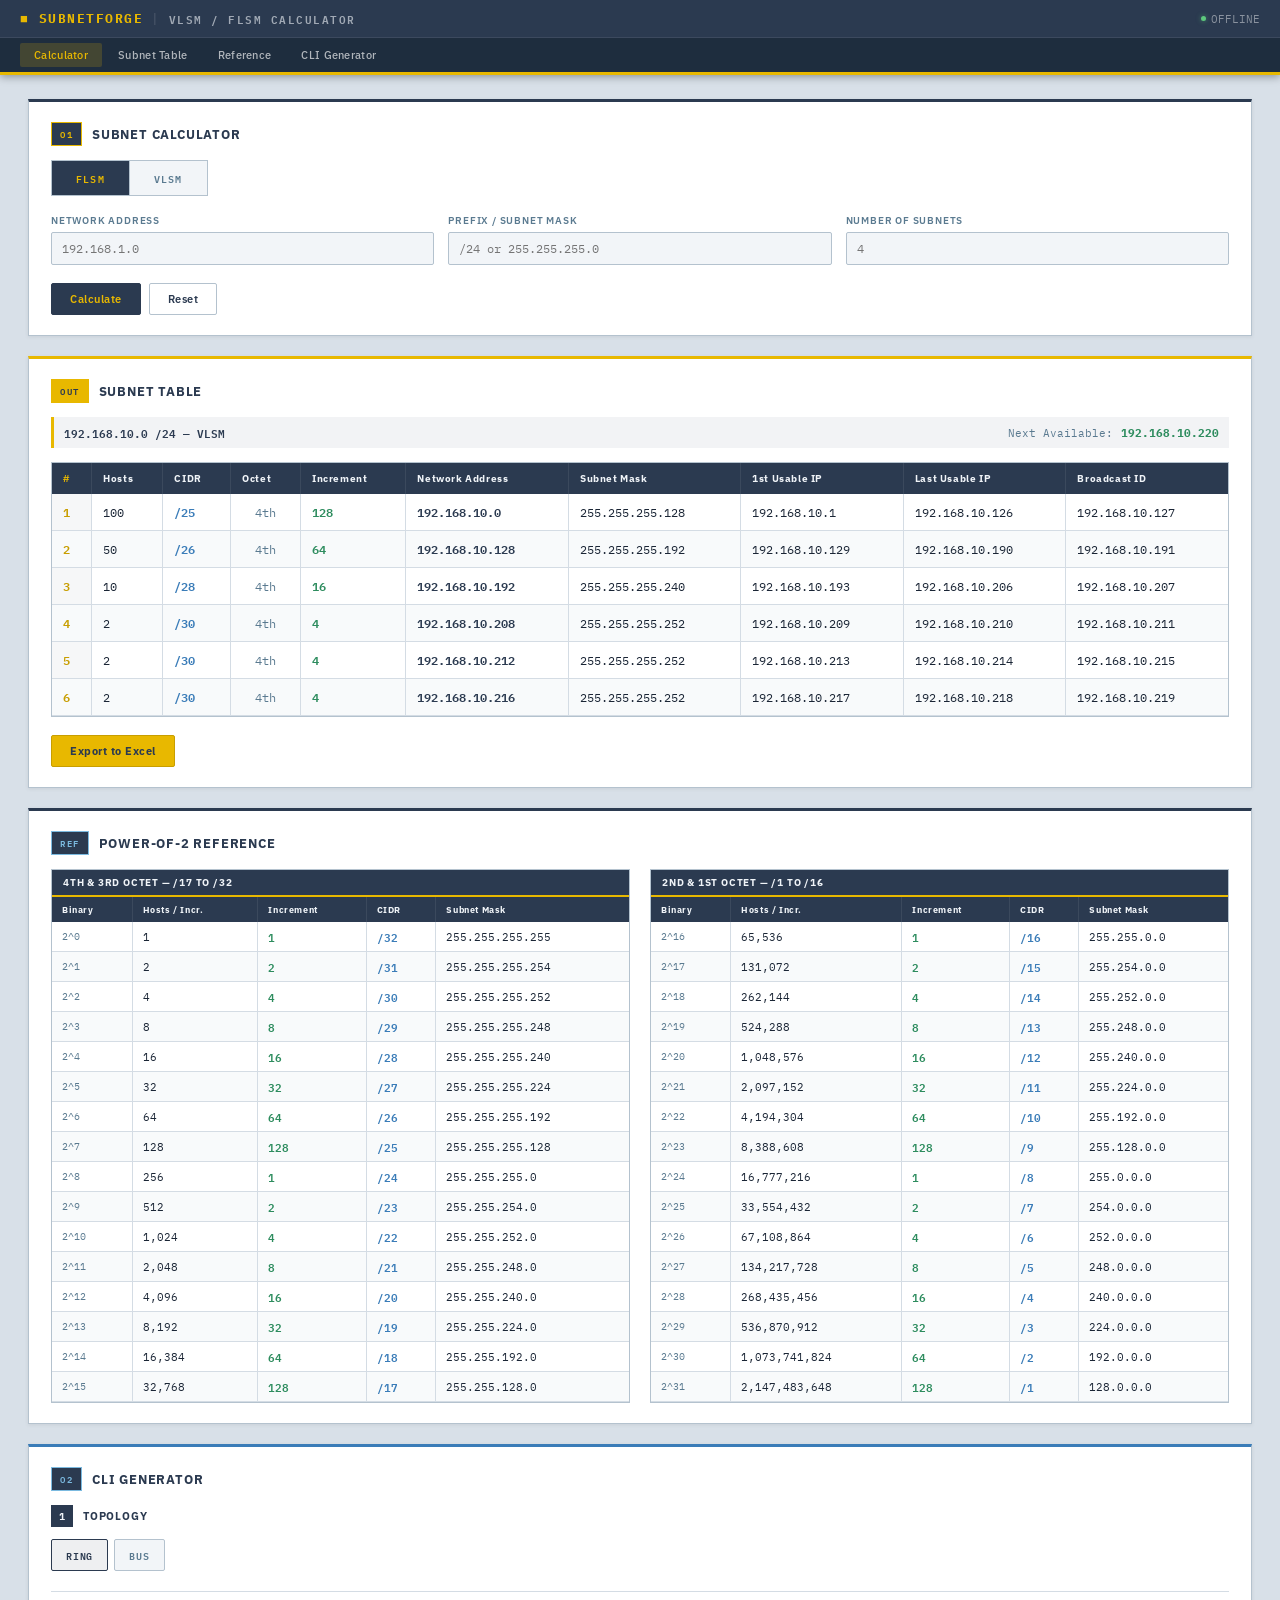
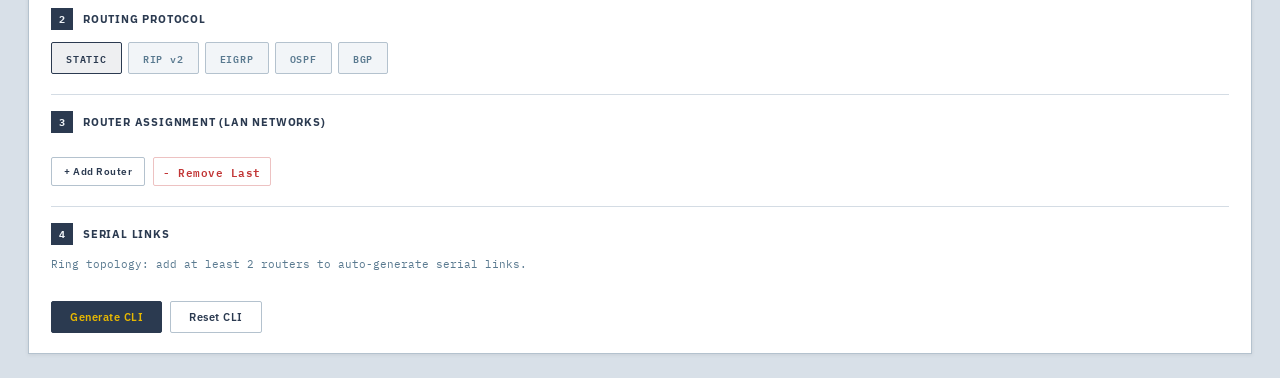
<file: Subnet-Calculator_v1.html>
<!DOCTYPE html>
<html lang="en">
<head>
<meta charset="UTF-8">
<meta name="viewport" content="width=device-width, initial-scale=1.0">
<title>SubnetForge</title>
<style>
  @import url('https://fonts.googleapis.com/css2?family=IBM+Plex+Mono:wght@400;500;600&family=IBM+Plex+Sans:wght@400;500;600;700&display=swap');

  :root {
    --bg:          #d8e0e8;
    --surface:     #ffffff;
    --panel:       #f2f5f8;
    --header-bg:   #2b3a50;
    --header-sec:  #1e2d3e;
    --accent:      #e8b800;
    --accent-dim:  #c89e00;
    --blue:        #3a7cb8;
    --blue-dim:    #2d6396;
    --red:         #c23535;
    --green:       #2d8c5e;
    --text:        #1a2535;
    --text-light:  #f0f4f8;
    --muted:       #5a7a90;
    --border:      #b4c2ce;
    --border-light:#d4dce4;
    --row-hover:   #edf2f7;
    --row-stripe:  #f8fafb;
    --mono:        'IBM Plex Mono', monospace;
    --sans:        'IBM Plex Sans', sans-serif;
  }

  *, *::before, *::after { box-sizing: border-box; margin: 0; padding: 0; }

  body {
    background: var(--bg);
    color: var(--text);
    font-family: var(--sans);
    font-size: 13px;
    min-height: 100vh;
  }

  /* ======================== HEADER ======================== */
  .pt-header {
    background: var(--header-bg);
    border-bottom: 3px solid var(--accent);
    padding: 0;
    position: sticky;
    top: 0;
    z-index: 100;
    box-shadow: 0 2px 8px rgba(0,0,0,0.35);
  }

  .pt-title-bar {
    display: flex;
    align-items: center;
    padding: 9px 20px;
    gap: 16px;
    border-bottom: 1px solid rgba(255,255,255,0.08);
  }

  .pt-logo {
    font-family: var(--mono);
    font-size: 13px;
    font-weight: 600;
    color: var(--text-light);
    letter-spacing: 1.5px;
    text-transform: uppercase;
    display: flex;
    align-items: center;
    gap: 8px;
  }

  .pt-logo-accent {
    color: var(--accent);
    font-weight: 700;
  }

  .pt-logo-sep {
    color: rgba(255,255,255,0.25);
    font-weight: 300;
  }

  .pt-toolbar {
    display: flex;
    align-items: center;
    padding: 5px 20px;
    gap: 2px;
    background: var(--header-sec);
  }

  .pt-tool-btn {
    font-family: var(--sans);
    font-size: 11px;
    font-weight: 500;
    color: rgba(255,255,255,0.65);
    background: transparent;
    border: none;
    padding: 5px 14px;
    cursor: pointer;
    transition: all 0.12s;
    border-radius: 2px;
    letter-spacing: 0.3px;
  }

  .pt-tool-btn:hover, .pt-tool-btn.active {
    background: rgba(232,184,0,0.18);
    color: var(--accent);
  }

  .pt-status-area {
    margin-left: auto;
    display: flex;
    align-items: center;
    gap: 10px;
    font-size: 11px;
    color: rgba(255,255,255,0.45);
    font-family: var(--mono);
  }

  .pt-indicator {
    display: flex;
    align-items: center;
    gap: 5px;
  }

  .pt-dot {
    width: 5px; height: 5px;
    border-radius: 50%;
    background: #5dc87d;
    box-shadow: 0 0 5px #5dc87d88;
    animation: blink 2.5s infinite;
  }

  @keyframes blink {
    0%, 100% { opacity: 1; }
    50% { opacity: 0.3; }
  }

  /* ======================== LAYOUT ======================== */
  .pt-workspace {
    display: flex;
    min-height: calc(100vh - 72px);
  }

  .pt-main {
    flex: 1;
    padding: 24px 28px;
    display: flex;
    flex-direction: column;
    gap: 20px;
    max-width: 1400px;
    margin: 0 auto;
    width: 100%;
  }

  /* ======================== SECTION LABELS ======================== */
  .section-label {
    display: flex;
    align-items: center;
    gap: 10px;
    margin-bottom: 14px;
  }

  .section-badge {
    font-family: var(--mono);
    font-size: 9px;
    font-weight: 600;
    letter-spacing: 1.5px;
    padding: 3px 8px;
    background: var(--header-bg);
    color: var(--accent);
    border: 1px solid var(--accent);
  }

  .section-badge.blue {
    background: var(--header-bg);
    color: #7bbae0;
    border-color: #7bbae0;
  }

  .section-badge.out {
    background: var(--accent);
    color: var(--header-bg);
    border-color: var(--accent);
  }

  .section-title {
    font-family: var(--sans);
    font-size: 13px;
    font-weight: 700;
    color: var(--header-bg);
    letter-spacing: 0.8px;
    text-transform: uppercase;
  }

  /* ======================== CARDS ======================== */
  .card {
    background: var(--surface);
    border: 1px solid var(--border);
    border-top: 3px solid var(--header-bg);
    padding: 20px 22px;
    box-shadow: 0 1px 4px rgba(0,0,0,0.08);
  }

  .card.accent-top {
    border-top-color: var(--accent);
  }

  .card.blue-top {
    border-top-color: var(--blue);
  }

  /* ======================== MODE TABS ======================== */
  .mode-tabs {
    display: flex;
    border: 1px solid var(--border);
    width: fit-content;
    margin-bottom: 18px;
    overflow: hidden;
  }

  .mode-tab {
    font-family: var(--mono);
    font-size: 10px;
    font-weight: 600;
    letter-spacing: 1.2px;
    padding: 8px 24px;
    background: var(--panel);
    color: var(--muted);
    border: none;
    cursor: pointer;
    transition: all 0.12s;
    border-right: 1px solid var(--border);
  }

  .mode-tab:last-child { border-right: none; }

  .mode-tab.active {
    background: var(--header-bg);
    color: var(--accent);
  }

  .mode-tab:not(.active):hover {
    background: #e4e9ef;
    color: var(--text);
  }

  /* ======================== FORMS ======================== */
  .form-grid {
    display: grid;
    grid-template-columns: repeat(auto-fit, minmax(190px, 1fr));
    gap: 14px;
  }

  .field {
    display: flex;
    flex-direction: column;
    gap: 5px;
  }

  label {
    font-size: 10px;
    color: var(--muted);
    letter-spacing: 0.8px;
    text-transform: uppercase;
    font-weight: 600;
  }

  input, select {
    background: var(--panel);
    border: 1px solid var(--border);
    color: var(--text);
    font-family: var(--mono);
    font-size: 12px;
    padding: 8px 10px;
    outline: none;
    transition: border-color 0.12s, box-shadow 0.12s;
    width: 100%;
    border-radius: 2px;
  }

  input:focus, select:focus {
    border-color: var(--blue);
    box-shadow: 0 0 0 2px rgba(58,124,184,0.12);
  }

  select option { background: var(--surface); }

  /* ======================== VLSM ENTRIES ======================== */
  .vlsm-list {
    margin-top: 14px;
    display: flex;
    flex-direction: column;
    gap: 7px;
  }

  .vlsm-entry {
    display: flex;
    gap: 8px;
    align-items: center;
  }

  .vlsm-entry input { flex: 1; }

  .vlsm-label {
    font-size: 11px;
    color: var(--muted);
    min-width: 68px;
    font-family: var(--mono);
  }

  /* ======================== BUTTONS ======================== */
  .btn {
    font-family: var(--sans);
    font-size: 11px;
    font-weight: 600;
    letter-spacing: 0.5px;
    padding: 8px 18px;
    border: none;
    cursor: pointer;
    transition: all 0.12s;
    border-radius: 2px;
  }

  .btn-primary {
    background: var(--header-bg);
    color: var(--accent);
    border: 1px solid var(--header-bg);
  }

  .btn-primary:hover {
    background: var(--accent);
    color: var(--header-bg);
    border-color: var(--accent);
  }

  .btn-outline {
    background: transparent;
    color: var(--header-bg);
    border: 1px solid var(--border);
  }

  .btn-outline:hover {
    background: var(--panel);
    border-color: var(--header-bg);
  }

  .btn-accent {
    background: var(--accent);
    color: var(--header-bg);
    border: 1px solid var(--accent-dim);
    font-weight: 700;
  }

  .btn-accent:hover {
    background: var(--accent-dim);
  }

  .btn-blue {
    background: var(--blue);
    color: #fff;
    border: 1px solid var(--blue-dim);
  }

  .btn-blue:hover { background: var(--blue-dim); }

  .btn-sm { padding: 5px 12px; font-size: 10px; }

  .btn-danger {
    background: transparent;
    color: var(--red);
    border: 1px solid rgba(194,53,53,0.3);
    font-family: var(--mono);
    font-size: 11px;
    cursor: pointer;
    padding: 4px 9px;
    border-radius: 2px;
    transition: all 0.12s;
  }

  .btn-danger:hover { background: rgba(194,53,53,0.07); }

  .actions-row {
    display: flex;
    gap: 8px;
    margin-top: 18px;
    flex-wrap: wrap;
  }

  /* ======================== TABLE ======================== */
  .table-wrap {
    overflow-x: auto;
    margin-top: 14px;
    border: 1px solid var(--border);
  }

  table {
    width: 100%;
    border-collapse: collapse;
    font-size: 12px;
    font-family: var(--mono);
  }

  thead tr {
    background: var(--header-bg);
  }

  th {
    font-family: var(--sans);
    font-size: 10px;
    font-weight: 700;
    letter-spacing: 0.6px;
    color: var(--text-light);
    padding: 9px 11px;
    text-align: left;
    white-space: nowrap;
    border-right: 1px solid rgba(255,255,255,0.08);
  }

  th:last-child { border-right: none; }

  th.col-accent {
    color: var(--accent);
  }

  td {
    padding: 8px 11px;
    border-bottom: 1px solid var(--border-light);
    border-right: 1px solid var(--border-light);
    color: var(--text);
    white-space: nowrap;
  }

  td:last-child { border-right: none; }

  tbody tr:nth-child(even) td { background: var(--row-stripe); }
  tbody tr:hover td { background: var(--row-hover); }

  td.col-no {
    color: var(--accent-dim);
    font-weight: 600;
    background: rgba(43,58,80,0.04);
  }

  td.col-network {
    color: var(--header-bg);
    font-weight: 600;
  }

  td.col-cidr {
    color: var(--blue);
    font-weight: 600;
  }

  td.col-octet {
    color: var(--muted);
    text-align: center;
  }

  td.col-inc {
    color: var(--green);
    font-weight: 600;
  }

  /* ======================== CHEAT SHEET ======================== */
  .cheatsheet-grid {
    display: grid;
    grid-template-columns: 1fr 1fr;
    gap: 20px;
    margin-top: 14px;
  }

  @media (max-width: 700px) {
    .cheatsheet-grid { grid-template-columns: 1fr; }
  }

  .cheat-table {
    border: 1px solid var(--border);
    overflow: hidden;
  }

  .cheat-table-title {
    background: var(--header-bg);
    color: var(--text-light);
    font-family: var(--sans);
    font-size: 10px;
    font-weight: 700;
    padding: 6px 11px;
    letter-spacing: 0.8px;
    text-transform: uppercase;
    border-bottom: 2px solid var(--accent);
  }

  .cheat-table table { font-size: 11px; }
  .cheat-table th { font-size: 9px; padding: 7px 10px; }
  .cheat-table td { padding: 5px 10px; }

  td.octet-marker {
    background: rgba(43,58,80,0.08) !important;
    color: var(--header-bg);
    font-weight: 700;
    font-size: 10px;
    text-align: right;
    letter-spacing: 0.5px;
    text-transform: uppercase;
    padding-right: 6px;
  }

  /* ======================== CLI SECTION ======================== */
  .step-row {
    display: flex;
    align-items: center;
    gap: 10px;
    margin-bottom: 12px;
  }

  .step-num {
    font-family: var(--mono);
    font-size: 10px;
    font-weight: 700;
    color: var(--text-light);
    background: var(--header-bg);
    width: 22px; height: 22px;
    display: flex;
    align-items: center;
    justify-content: center;
    flex-shrink: 0;
  }

  .step-label {
    font-family: var(--sans);
    font-size: 11px;
    font-weight: 700;
    color: var(--header-bg);
    letter-spacing: 0.8px;
    text-transform: uppercase;
  }

  .proto-grid {
    display: flex;
    gap: 6px;
    flex-wrap: wrap;
    margin-top: 10px;
  }

  .proto-btn {
    font-family: var(--mono);
    font-size: 10px;
    font-weight: 600;
    letter-spacing: 0.8px;
    padding: 6px 14px;
    background: var(--panel);
    color: var(--muted);
    border: 1px solid var(--border);
    cursor: pointer;
    transition: all 0.12s;
    border-radius: 2px;
  }

  .proto-btn.active {
    border-color: var(--header-bg);
    color: var(--header-bg);
    background: rgba(43,58,80,0.08);
  }

  .proto-btn:not(.active):hover {
    border-color: var(--blue);
    color: var(--blue);
  }

  /* ROUTER CARDS */
  .router-grid {
    display: grid;
    grid-template-columns: repeat(auto-fill, minmax(270px, 1fr));
    gap: 14px;
    margin-top: 14px;
  }

  .router-card {
    background: var(--panel);
    border: 1px solid var(--border);
    border-top: 2px solid var(--blue);
    padding: 14px;
  }

  .router-card-title {
    font-family: var(--mono);
    font-size: 12px;
    font-weight: 600;
    color: var(--blue);
    margin-bottom: 10px;
    letter-spacing: 0.5px;
  }

  .net-check-list {
    display: flex;
    flex-direction: column;
    gap: 5px;
    max-height: 180px;
    overflow-y: auto;
  }

  .net-check-list label {
    display: flex;
    align-items: center;
    gap: 7px;
    cursor: pointer;
    color: var(--text);
    font-size: 11px;
    text-transform: none;
    letter-spacing: 0;
    font-family: var(--mono);
    font-weight: 400;
  }

  .net-check-list input[type=checkbox] {
    width: 13px; height: 13px;
    accent-color: var(--blue);
    border: none;
    padding: 0;
  }

  /* SERIAL LINKS */
  .serial-list {
    display: flex;
    flex-direction: column;
    gap: 7px;
    margin-top: 10px;
  }

  .serial-entry {
    display: flex;
    gap: 7px;
    align-items: center;
    flex-wrap: wrap;
  }

  .serial-entry select { flex: 1; min-width: 100px; }

  .serial-sep {
    color: var(--blue);
    font-size: 14px;
    font-family: var(--mono);
  }

  /* OUTPUT TABS */
  .router-output {
    margin-top: 18px;
    border: 1px solid var(--border);
    border-top: 2px solid var(--blue);
  }

  .router-output-header {
    background: var(--header-bg);
    padding: 8px 14px;
    font-family: var(--mono);
    font-size: 11px;
    font-weight: 600;
    color: var(--accent);
    letter-spacing: 0.8px;
  }

  .tab-bar {
    display: flex;
    background: var(--panel);
    border-bottom: 1px solid var(--border);
  }

  .tab-btn {
    font-family: var(--sans);
    font-size: 10px;
    font-weight: 600;
    letter-spacing: 0.5px;
    padding: 8px 16px;
    background: transparent;
    color: var(--muted);
    border: none;
    border-right: 1px solid var(--border);
    cursor: pointer;
    transition: all 0.12s;
    text-transform: uppercase;
  }

  .tab-btn.active {
    color: var(--blue);
    border-bottom: 2px solid var(--blue);
    background: rgba(58,124,184,0.06);
  }

  .tab-content { padding: 14px; display: none; }
  .tab-content.active { display: block; }

  .code-block {
    background: #0f1820;
    border: 1px solid #2a3a4a;
    padding: 14px;
    font-family: var(--mono);
    font-size: 12px;
    color: #9fd8a8;
    line-height: 1.65;
    white-space: pre;
    overflow-x: auto;
    position: relative;
  }

  .copy-btn {
    position: absolute;
    top: 7px; right: 7px;
    font-family: var(--mono);
    font-size: 9px;
    letter-spacing: 1px;
    padding: 4px 10px;
    background: #1e2d3e;
    color: rgba(255,255,255,0.45);
    border: 1px solid #2a3a4a;
    cursor: pointer;
    transition: all 0.12s;
  }

  .copy-btn:hover, .copy-btn.copied {
    color: var(--accent);
    border-color: var(--accent);
  }

  /* DIVIDER */
  .divider {
    border: none;
    border-top: 1px solid var(--border-light);
    margin: 16px 0;
  }

  /* MISC */
  .locked-msg {
    text-align: center;
    padding: 20px;
    color: var(--muted);
    font-size: 12px;
    letter-spacing: 0.8px;
    font-family: var(--mono);
    background: var(--panel);
    border: 1px dashed var(--border);
  }

  .hidden { display: none !important; }

  .error-text {
    color: var(--red);
    font-size: 11px;
    margin-top: 8px;
    font-family: var(--mono);
  }

  .info-row {
    display: flex;
    align-items: center;
    gap: 8px;
    padding: 6px 10px;
    background: rgba(43,58,80,0.06);
    border-left: 3px solid var(--accent);
    font-family: var(--mono);
    font-size: 11px;
    color: var(--header-bg);
    font-weight: 600;
    margin-bottom: 12px;
  }

  .next-addr {
    color: var(--green);
    font-weight: 700;
  }

  ::-webkit-scrollbar { width: 5px; height: 5px; }
  ::-webkit-scrollbar-track { background: var(--panel); }
  ::-webkit-scrollbar-thumb { background: var(--border); border-radius: 2px; }
  ::-webkit-scrollbar-thumb:hover { background: var(--muted); }

  @media (max-width: 600px) {
    .pt-main { padding: 14px 12px; }
    .form-grid { grid-template-columns: 1fr; }
  }
</style>
</head>
<body>

<!-- ======================== HEADER ======================== -->
<div class="pt-header">
  <div class="pt-title-bar">
    <div class="pt-logo">
      <span class="pt-logo-accent">&#9632; SUBNETFORGE</span>
      <span class="pt-logo-sep">|</span>
      <span style="opacity:0.6; font-size:11px;">VLSM / FLSM CALCULATOR</span>
    </div>
    <div class="pt-status-area">
      <div class="pt-indicator">
        <div class="pt-dot"></div>
        <span>OFFLINE</span>
      </div>
    </div>
  </div>
  <div class="pt-toolbar">
    <button class="pt-tool-btn active" onclick="scrollToSection('calcCard')">Calculator</button>
    <button class="pt-tool-btn" onclick="scrollToSection('resultCard')">Subnet Table</button>
    <button class="pt-tool-btn" onclick="scrollToSection('refCard')">Reference</button>
    <button class="pt-tool-btn" onclick="scrollToSection('cliCard')">CLI Generator</button>
  </div>
</div>

<div class="pt-workspace">
<div class="pt-main">

  <!-- ===================== SECTION 1: CALCULATOR ===================== -->
  <div class="card" id="calcCard">
    <div class="section-label">
      <div class="section-badge">01</div>
      <div class="section-title">Subnet Calculator</div>
    </div>

    <div class="mode-tabs">
      <button class="mode-tab active" onclick="setMode('flsm')">FLSM</button>
      <button class="mode-tab" onclick="setMode('vlsm')">VLSM</button>
    </div>

    <!-- FLSM INPUTS -->
    <div id="flsmInputs">
      <div class="form-grid">
        <div class="field">
          <label>Network Address</label>
          <input type="text" id="flsmNet" placeholder="192.168.1.0">
        </div>
        <div class="field">
          <label>Prefix / Subnet Mask</label>
          <input type="text" id="flsmMask" placeholder="/24 or 255.255.255.0">
        </div>
        <div class="field">
          <label>Number of Subnets</label>
          <input type="number" id="flsmCount" placeholder="4" min="1">
        </div>
      </div>
    </div>

    <!-- VLSM INPUTS -->
    <div id="vlsmInputs" class="hidden">
      <div class="form-grid" style="grid-template-columns: minmax(200px,1fr);">
        <div class="field">
          <label>Network Address</label>
          <input type="text" id="vlsmNet" placeholder="192.168.1.0">
        </div>
      </div>
      <div style="margin-top:14px; margin-bottom:7px; font-size:10px; color:var(--muted); letter-spacing:0.8px; text-transform:uppercase; font-weight:600;">Subnets (largest to smallest)</div>
      <div class="vlsm-list" id="vlsmList"></div>
      <div style="margin-top:9px;">
        <button class="btn btn-outline btn-sm" onclick="addVlsmEntry()">+ Add Subnet</button>
      </div>
    </div>

    <div id="calcError" class="error-text"></div>

    <div class="actions-row">
      <button class="btn btn-primary" onclick="calculate()">Calculate</button>
      <button class="btn btn-outline" onclick="resetCalc()">Reset</button>
    </div>
  </div>

  <!-- ===================== RESULT TABLE ===================== -->
  <div class="card accent-top" id="resultCard">
    <div class="section-label">
      <div class="section-badge out">OUT</div>
      <div class="section-title">Subnet Table</div>
    </div>
    <div class="info-row" id="tableInfoRow">
      <span>192.168.10.0 /24 &mdash; VLSM</span>
      <span style="margin-left:auto; font-weight:400; color:var(--muted);">Next Available:</span>
      <span class="next-addr" id="nextAddr">192.168.10.220</span>
    </div>
    <div class="table-wrap">
      <table id="subnetTable">
        <thead>
          <tr>
            <th class="col-accent">#</th>
            <th>Hosts</th>
            <th>CIDR</th>
            <th>Octet</th>
            <th>Increment</th>
            <th>Network Address</th>
            <th>Subnet Mask</th>
            <th>1st Usable IP</th>
            <th>Last Usable IP</th>
            <th>Broadcast ID</th>
          </tr>
        </thead>
        <tbody id="subnetTbody"></tbody>
      </table>
    </div>
    <div class="actions-row">
      <button class="btn btn-accent" onclick="exportXLSX()">Export to Excel</button>
    </div>
  </div>

  <!-- ===================== REFERENCE TABLE ===================== -->
  <div class="card" id="refCard">
    <div class="section-label">
      <div class="section-badge blue">REF</div>
      <div class="section-title">Power-of-2 Reference</div>
    </div>
    <div class="cheatsheet-grid">
      <div class="cheat-table">
        <div class="cheat-table-title">4th &amp; 3rd Octet &mdash; /17 to /32</div>
        <table>
          <thead>
            <tr>
              <th>Binary</th>
              <th>Hosts / Incr.</th>
              <th>Increment</th>
              <th>CIDR</th>
              <th>Subnet Mask</th>
            </tr>
          </thead>
          <tbody id="cheatTbody1"></tbody>
        </table>
      </div>
      <div class="cheat-table">
        <div class="cheat-table-title">2nd &amp; 1st Octet &mdash; /1 to /16</div>
        <table>
          <thead>
            <tr>
              <th>Binary</th>
              <th>Hosts / Incr.</th>
              <th>Increment</th>
              <th>CIDR</th>
              <th>Subnet Mask</th>
            </tr>
          </thead>
          <tbody id="cheatTbody2"></tbody>
        </table>
      </div>
    </div>
  </div>

  <!-- ===================== SECTION 2: CLI GENERATOR ===================== -->
  <div class="card blue-top" id="cliCard">
    <div class="section-label">
      <div class="section-badge blue">02</div>
      <div class="section-title">CLI Generator</div>
    </div>

    <div id="cliLocked">
      <div class="locked-msg">[ CALCULATE A SUBNET TABLE FIRST TO UNLOCK CLI GENERATOR ]</div>
    </div>

    <div id="cliContent" class="hidden">

      <!-- STEP 1: TOPOLOGY -->
      <div style="margin-bottom:20px;">
        <div class="step-row">
          <div class="step-num">1</div>
          <div class="step-label">Topology</div>
        </div>
        <div class="proto-grid">
          <button class="proto-btn active" id="topoRing" onclick="setTopo('ring')">RING</button>
          <button class="proto-btn" id="topoBus" onclick="setTopo('bus')">BUS</button>
        </div>
      </div>

      <hr class="divider">

      <!-- STEP 2: ROUTING PROTOCOL -->
      <div style="margin-bottom:20px; margin-top:16px;">
        <div class="step-row">
          <div class="step-num">2</div>
          <div class="step-label">Routing Protocol</div>
        </div>
        <div class="proto-grid" id="protoGrid">
          <button class="proto-btn active" data-proto="static" onclick="setProto('static')">STATIC</button>
          <button class="proto-btn" data-proto="rip" onclick="setProto('rip')">RIP v2</button>
          <button class="proto-btn" data-proto="eigrp" onclick="setProto('eigrp')">EIGRP</button>
          <button class="proto-btn" data-proto="ospf" onclick="setProto('ospf')">OSPF</button>
          <button class="proto-btn" data-proto="bgp" onclick="setProto('bgp')">BGP</button>
        </div>
        <div id="eigrpAsField" class="hidden" style="margin-top:10px;">
          <div class="field" style="max-width:190px;">
            <label>EIGRP AS Number</label>
            <input type="number" id="eigrpAs" value="100" min="1">
          </div>
        </div>
        <div id="ospfPidField" class="hidden" style="margin-top:10px;">
          <div class="field" style="max-width:190px;">
            <label>OSPF Process ID</label>
            <input type="number" id="ospfPid" value="1" min="1">
          </div>
        </div>
        <div id="bgpAsField" class="hidden" style="margin-top:10px;">
          <div class="field" style="max-width:190px;">
            <label>BGP AS Number</label>
            <input type="number" id="bgpAs" value="65001" min="1">
          </div>
        </div>
      </div>

      <hr class="divider">

      <!-- STEP 3: ROUTER ASSIGNMENT -->
      <div style="margin-bottom:20px; margin-top:16px;">
        <div class="step-row">
          <div class="step-num">3</div>
          <div class="step-label">Router Assignment (LAN Networks)</div>
        </div>
        <div class="router-grid" id="routerAssignGrid"></div>
        <div style="margin-top:10px; display:flex; gap:8px;">
          <button class="btn btn-outline btn-sm" onclick="addRouter()">+ Add Router</button>
          <button class="btn btn-danger btn-sm" onclick="removeLastRouter()">- Remove Last</button>
        </div>
      </div>

      <hr class="divider">

      <!-- STEP 4: SERIAL LINKS -->
      <div style="margin-bottom:20px; margin-top:16px;">
        <div class="step-row">
          <div class="step-num">4</div>
          <div class="step-label">Serial Links</div>
        </div>
        <div id="serialHint" style="font-size:11px; color:var(--muted); margin-bottom:9px; font-family:var(--mono);"></div>
        <div class="serial-list" id="serialList"></div>
        <div style="margin-top:9px; display:none;" id="serialAddRow"></div>
      </div>

      <div id="cliError" class="error-text"></div>

      <div class="actions-row">
        <button class="btn btn-primary" onclick="generateCLI()">Generate CLI</button>
        <button class="btn btn-outline" onclick="resetCLI()">Reset CLI</button>
      </div>
    </div>
  </div>

  <!-- CLI OUTPUT -->
  <div id="cliOutputSection" class="hidden">
    <div class="card blue-top">
      <div class="section-label">
        <div class="section-badge blue">CLI</div>
        <div class="section-title">Generated Configurations</div>
      </div>
      <div id="cliOutputs"></div>
    </div>
  </div>

</div>
</div>

<script>
// ============================================================
//  STATE
// ============================================================
let mode = 'flsm';
let topo = 'ring';
let proto = 'static';
let subnetData = [];
let routers = [];
let serialLinks = [];
let routerCount = 0;

// ============================================================
//  IP MATH
// ============================================================
function ipToInt(ip) {
  return ip.split('.').reduce((acc, o) => (acc << 8) + parseInt(o), 0) >>> 0;
}
function intToIp(n) {
  return [(n >>> 24) & 255, (n >>> 16) & 255, (n >>> 8) & 255, n & 255].join('.');
}
function prefixToMask(prefix) {
  if (prefix === 0) return 0;
  const shift = 32 - prefix;
  return shift >= 32 ? 0 : (0xffffffff << shift) >>> 0;
}
function maskToPrefix(maskInt) {
  let n = maskInt, count = 0;
  while (n & 0x80000000) { count++; n = (n << 1) >>> 0; }
  return count;
}
function parseMaskInput(val) {
  val = val.trim();
  if (val.startsWith('/')) val = val.slice(1);
  if (/^\d+$/.test(val)) {
    const p = parseInt(val);
    if (p < 0 || p > 32) throw new Error('Prefix must be 0-32');
    return p;
  }
  if (val.includes('.')) {
    const parts = val.split('.');
    if (parts.length !== 4) throw new Error('Invalid mask');
    return maskToPrefix(ipToInt(val));
  }
  throw new Error('Invalid mask/prefix');
}
function wildcardMask(maskInt) { return (~maskInt) >>> 0; }

// Class A networks: 10.0.0.0/8 through 20.0.0.0/8
const classANets = (function() {
  const nets = [];
  for (let i = 10; i <= 20; i++) {
    const networkInt = ipToInt(i + '.0.0.0');
    const maskInt = 0xff000000 >>> 0;
    nets.push({
      no: 'A' + i,
      hosts: 16777214,
      cidr: '/8',
      octet: '1st',
      increment: 256,
      blockSize: 16777216,
      networkId: i + '.0.0.0',
      mask: '255.0.0.0',
      first: i + '.0.0.1',
      second: i + '.0.0.2',
      last: i + '.255.255.254',
      broadcast: i + '.255.255.255',
      networkInt, maskInt, prefix: 8
    });
  }
  return nets;
})();

// Resolve the network object for a serial link (subnetData or classANets)
function getSerialNet(link) {
  if (link.classAIndex !== -1) return classANets[link.classAIndex];
  if (link.netIndex !== -1) return subnetData[link.netIndex];
  return null;
}

function getOctetLabel(prefix) {
  if (prefix >= 25) return '4th';
  if (prefix >= 17) return '3rd';
  if (prefix >= 9)  return '2nd';
  return '1st';
}

function getOctetIncrement(prefix) {
  if (prefix >= 25) return Math.pow(2, 32 - prefix);
  if (prefix >= 17) return Math.pow(2, 24 - prefix);
  if (prefix >= 9)  return Math.pow(2, 16 - prefix);
  return Math.pow(2, 8 - prefix);
}

function buildSubnetRow(no, networkInt, prefix, inputHosts) {
  const maskInt = prefixToMask(prefix);
  const blockSize = prefix === 32 ? 1 : Math.pow(2, 32 - prefix);
  const calcHosts = prefix >= 31 ? (prefix === 31 ? 2 : 1) : blockSize - 2;
  const broadcastInt = (networkInt | wildcardMask(maskInt)) >>> 0;
  const firstInt = prefix >= 31 ? networkInt : networkInt + 1;
  const secondInt = prefix >= 31 ? networkInt : networkInt + 2;
  const lastInt = prefix >= 31 ? broadcastInt : broadcastInt - 1;
  return {
    no,
    hosts: inputHosts != null ? inputHosts : (calcHosts < 0 ? 0 : calcHosts),
    cidr: '/' + prefix,
    octet: getOctetLabel(prefix),
    increment: getOctetIncrement(prefix),
    blockSize,
    networkId: intToIp(networkInt),
    mask: intToIp(maskInt),
    first: intToIp(firstInt),
    second: intToIp(secondInt),
    last: intToIp(lastInt),
    broadcast: intToIp(broadcastInt),
    networkInt, prefix, maskInt
  };
}

// ============================================================
//  SCROLL NAV
// ============================================================
function scrollToSection(id) {
  const el = document.getElementById(id);
  if (el) el.scrollIntoView({ behavior: 'smooth', block: 'start' });
}

// ============================================================
//  MODE TOGGLE
// ============================================================
function setMode(m) {
  mode = m;
  document.querySelectorAll('.mode-tab').forEach((b, i) => {
    b.classList.toggle('active', (i === 0 && m === 'flsm') || (i === 1 && m === 'vlsm'));
  });
  document.getElementById('flsmInputs').classList.toggle('hidden', m !== 'flsm');
  document.getElementById('vlsmInputs').classList.toggle('hidden', m !== 'vlsm');
  document.getElementById('calcError').textContent = '';
  if (m === 'vlsm' && document.getElementById('vlsmList').children.length === 0) {
    addVlsmEntry(); addVlsmEntry();
  }
}

// ============================================================
//  VLSM ENTRIES
// ============================================================
let vlsmEntryCount = 0;
function addVlsmEntry() {
  vlsmEntryCount++;
  const id = 'vlsm_' + vlsmEntryCount;
  const div = document.createElement('div');
  div.className = 'vlsm-entry';
  div.id = id;
  div.innerHTML = `
    <span class="vlsm-label">Subnet ${vlsmEntryCount}</span>
    <input type="number" placeholder="Required Hosts" min="1" style="max-width:170px;">
    <button class="btn-danger" onclick="removeVlsmEntry('${id}')">✕</button>
  `;
  document.getElementById('vlsmList').appendChild(div);
}

function removeVlsmEntry(id) {
  const el = document.getElementById(id);
  if (el) el.remove();
  renumberVlsm();
}

function renumberVlsm() {
  document.querySelectorAll('.vlsm-entry .vlsm-label').forEach((e, i) => {
    e.textContent = 'Subnet ' + (i + 1);
  });
}

// ============================================================
//  CALCULATE
// ============================================================
function calculate() {
  const errEl = document.getElementById('calcError');
  errEl.textContent = '';
  try {
    if (mode === 'flsm') calcFLSM();
    else calcVLSM();
  } catch (e) {
    errEl.textContent = 'Error: ' + e.message;
  }
}

function calcFLSM() {
  const netStr = document.getElementById('flsmNet').value.trim();
  const maskStr = document.getElementById('flsmMask').value.trim();
  const countStr = document.getElementById('flsmCount').value.trim();
  if (!netStr || !maskStr || !countStr) throw new Error('Fill all fields');
  const baseNet = ipToInt(netStr);
  const prefix = parseMaskInput(maskStr);
  const count = parseInt(countStr);
  if (isNaN(count) || count < 1) throw new Error('Subnet count must be >= 1');
  let subnetBits = 0;
  while ((1 << subnetBits) < count) subnetBits++;
  const newPrefix = prefix + subnetBits;
  if (newPrefix > 30) throw new Error('Not enough address space for ' + count + ' subnets');
  subnetData = [];
  for (let i = 0; i < count; i++) {
    const increment = Math.pow(2, 32 - newPrefix);
    const netInt = (baseNet + i * increment) >>> 0;
    subnetData.push(buildSubnetRow(i + 1, netInt, newPrefix, null));
  }
  const title = netStr + ' /' + prefix + ' \u2014 FLSM';
  renderTable(title);
}

function calcVLSM() {
  const netStr = document.getElementById('vlsmNet').value.trim();
  if (!netStr) throw new Error('Enter a network address');
  const entries = document.querySelectorAll('#vlsmList .vlsm-entry');
  if (entries.length === 0) throw new Error('Add at least one subnet');
  let requirements = [];
  entries.forEach((e, i) => {
    const h = parseInt(e.querySelector('input').value);
    if (isNaN(h) || h < 1) throw new Error('Subnet ' + (i + 1) + ': enter a valid host count');
    requirements.push(h);
  });
  requirements.sort((a, b) => b - a);
  let cursor = ipToInt(netStr);
  subnetData = [];
  for (let i = 0; i < requirements.length; i++) {
    let p = 30;
    while (p >= 1) {
      if (Math.pow(2, 32 - p) - 2 >= requirements[i]) break;
      p--;
    }
    if (p < 1) throw new Error('Cannot fit ' + requirements[i] + ' hosts');
    subnetData.push(buildSubnetRow(i + 1, cursor, p, requirements[i]));
    cursor = (cursor + Math.pow(2, 32 - p)) >>> 0;
  }
  const title = netStr + ' \u2014 VLSM';
  renderTable(title);
}

function renderTable(title) {
  const last = subnetData[subnetData.length - 1];
  const nextInt = (last.networkInt + last.blockSize) >>> 0;
  const nextAddr = intToIp(nextInt);

  document.getElementById('tableInfoRow').innerHTML =
    `<span>${title}</span>
     <span style="margin-left:auto; font-weight:400; color:var(--muted);">Next Available:</span>
     <span class="next-addr">${nextAddr}</span>`;

  const tbody = document.getElementById('subnetTbody');
  tbody.innerHTML = '';
  subnetData.forEach(s => {
    const tr = document.createElement('tr');
    tr.innerHTML = `
      <td class="col-no">${s.no}</td>
      <td>${s.hosts}</td>
      <td class="col-cidr">${s.cidr}</td>
      <td class="col-octet">${s.octet}</td>
      <td class="col-inc">${s.increment}</td>
      <td class="col-network">${s.networkId}</td>
      <td>${s.mask}</td>
      <td>${s.first}</td>
      <td>${s.last}</td>
      <td>${s.broadcast}</td>
    `;
    tbody.appendChild(tr);
  });
  document.getElementById('resultCard').classList.remove('hidden');
  unlockCLI();
}

function resetCalc() {
  subnetData = [];
  document.getElementById('calcError').textContent = '';
  document.getElementById('flsmNet').value = '';
  document.getElementById('flsmMask').value = '';
  document.getElementById('flsmCount').value = '';
  document.getElementById('vlsmNet').value = '';
  document.getElementById('vlsmList').innerHTML = '';
  vlsmEntryCount = 0;
  lockCLI();
  loadCNSData();
}

// ============================================================
//  PRE-LOAD CNS TABLE DATA (192.168.10.0 /24 VLSM)
// ============================================================
function loadCNSData() {
  subnetData = [
    { no:1, hosts:100, cidr:'/25', octet:'4th', increment:128, networkId:'192.168.10.0',   mask:'255.255.255.128', first:'192.168.10.1',   last:'192.168.10.126', broadcast:'192.168.10.127', networkInt:ipToInt('192.168.10.0'),   prefix:25, maskInt:prefixToMask(25) },
    { no:2, hosts:50,  cidr:'/26', octet:'4th', increment:64,  networkId:'192.168.10.128', mask:'255.255.255.192', first:'192.168.10.129', last:'192.168.10.190', broadcast:'192.168.10.191', networkInt:ipToInt('192.168.10.128'), prefix:26, maskInt:prefixToMask(26) },
    { no:3, hosts:10,  cidr:'/28', octet:'4th', increment:16,  networkId:'192.168.10.192', mask:'255.255.255.240', first:'192.168.10.193', last:'192.168.10.206', broadcast:'192.168.10.207', networkInt:ipToInt('192.168.10.192'), prefix:28, maskInt:prefixToMask(28) },
    { no:4, hosts:2,   cidr:'/30', octet:'4th', increment:4,   networkId:'192.168.10.208', mask:'255.255.255.252', first:'192.168.10.209', last:'192.168.10.210', broadcast:'192.168.10.211', networkInt:ipToInt('192.168.10.208'), prefix:30, maskInt:prefixToMask(30) },
    { no:5, hosts:2,   cidr:'/30', octet:'4th', increment:4,   networkId:'192.168.10.212', mask:'255.255.255.252', first:'192.168.10.213', last:'192.168.10.214', broadcast:'192.168.10.215', networkInt:ipToInt('192.168.10.212'), prefix:30, maskInt:prefixToMask(30) },
    { no:6, hosts:2,   cidr:'/30', octet:'4th', increment:4,   networkId:'192.168.10.216', mask:'255.255.255.252', first:'192.168.10.217', last:'192.168.10.218', broadcast:'192.168.10.219', networkInt:ipToInt('192.168.10.216'), prefix:30, maskInt:prefixToMask(30) },
  ];

  document.getElementById('tableInfoRow').innerHTML =
    `<span>192.168.10.0 /24 &mdash; VLSM</span>
     <span style="margin-left:auto; font-weight:400; color:var(--muted);">Next Available:</span>
     <span class="next-addr">192.168.10.220</span>`;

  const tbody = document.getElementById('subnetTbody');
  tbody.innerHTML = '';
  subnetData.forEach(s => {
    const tr = document.createElement('tr');
    tr.innerHTML = `
      <td class="col-no">${s.no}</td>
      <td>${s.hosts}</td>
      <td class="col-cidr">${s.cidr}</td>
      <td class="col-octet">${s.octet}</td>
      <td class="col-inc">${s.increment}</td>
      <td class="col-network">${s.networkId}</td>
      <td>${s.mask}</td>
      <td>${s.first}</td>
      <td>${s.last}</td>
      <td>${s.broadcast}</td>
    `;
    tbody.appendChild(tr);
  });
  unlockCLI();
}

// ============================================================
//  BUILD CHEAT SHEET
// ============================================================
const CHEAT_ROWS = [
  { bin:'2^0',  hosts:1,          inc:1,   cidr:'/32', mask:'255.255.255.255', octet:'4th' },
  { bin:'2^1',  hosts:2,          inc:2,   cidr:'/31', mask:'255.255.255.254', octet:'4th' },
  { bin:'2^2',  hosts:4,          inc:4,   cidr:'/30', mask:'255.255.255.252', octet:'4th' },
  { bin:'2^3',  hosts:8,          inc:8,   cidr:'/29', mask:'255.255.255.248', octet:'4th', startOctet:true, octetLabel:'4th Octet' },
  { bin:'2^4',  hosts:16,         inc:16,  cidr:'/28', mask:'255.255.255.240', octet:'4th' },
  { bin:'2^5',  hosts:32,         inc:32,  cidr:'/27', mask:'255.255.255.224', octet:'4th' },
  { bin:'2^6',  hosts:64,         inc:64,  cidr:'/26', mask:'255.255.255.192', octet:'4th' },
  { bin:'2^7',  hosts:128,        inc:128, cidr:'/25', mask:'255.255.255.128', octet:'4th' },
  { bin:'2^8',  hosts:256,        inc:1,   cidr:'/24', mask:'255.255.255.0',   octet:'3rd' },
  { bin:'2^9',  hosts:512,        inc:2,   cidr:'/23', mask:'255.255.254.0',   octet:'3rd' },
  { bin:'2^10', hosts:1024,       inc:4,   cidr:'/22', mask:'255.255.252.0',   octet:'3rd', startOctet:true, octetLabel:'3rd Octet' },
  { bin:'2^11', hosts:2048,       inc:8,   cidr:'/21', mask:'255.255.248.0',   octet:'3rd' },
  { bin:'2^12', hosts:4096,       inc:16,  cidr:'/20', mask:'255.255.240.0',   octet:'3rd' },
  { bin:'2^13', hosts:8192,       inc:32,  cidr:'/19', mask:'255.255.224.0',   octet:'3rd' },
  { bin:'2^14', hosts:16384,      inc:64,  cidr:'/18', mask:'255.255.192.0',   octet:'3rd' },
  { bin:'2^15', hosts:32768,      inc:128, cidr:'/17', mask:'255.255.128.0',   octet:'3rd' },
  { bin:'2^16', hosts:65536,      inc:1,   cidr:'/16', mask:'255.255.0.0',     octet:'2nd' },
  { bin:'2^17', hosts:131072,     inc:2,   cidr:'/15', mask:'255.254.0.0',     octet:'2nd' },
  { bin:'2^18', hosts:262144,     inc:4,   cidr:'/14', mask:'255.252.0.0',     octet:'2nd' },
  { bin:'2^19', hosts:524288,     inc:8,   cidr:'/13', mask:'255.248.0.0',     octet:'2nd', startOctet:true, octetLabel:'2nd Octet' },
  { bin:'2^20', hosts:1048576,    inc:16,  cidr:'/12', mask:'255.240.0.0',     octet:'2nd' },
  { bin:'2^21', hosts:2097152,    inc:32,  cidr:'/11', mask:'255.224.0.0',     octet:'2nd' },
  { bin:'2^22', hosts:4194304,    inc:64,  cidr:'/10', mask:'255.192.0.0',     octet:'2nd' },
  { bin:'2^23', hosts:8388608,    inc:128, cidr:'/9',  mask:'255.128.0.0',     octet:'2nd' },
  { bin:'2^24', hosts:16777216,   inc:1,   cidr:'/8',  mask:'255.0.0.0',       octet:'1st' },
  { bin:'2^25', hosts:33554432,   inc:2,   cidr:'/7',  mask:'254.0.0.0',       octet:'1st' },
  { bin:'2^26', hosts:67108864,   inc:4,   cidr:'/6',  mask:'252.0.0.0',       octet:'1st', startOctet:true, octetLabel:'1st Octet' },
  { bin:'2^27', hosts:134217728,  inc:8,   cidr:'/5',  mask:'248.0.0.0',       octet:'1st' },
  { bin:'2^28', hosts:268435456,  inc:16,  cidr:'/4',  mask:'240.0.0.0',       octet:'1st' },
  { bin:'2^29', hosts:536870912,  inc:32,  cidr:'/3',  mask:'224.0.0.0',       octet:'1st' },
  { bin:'2^30', hosts:1073741824, inc:64,  cidr:'/2',  mask:'192.0.0.0',       octet:'1st' },
  { bin:'2^31', hosts:2147483648, inc:128, cidr:'/1',  mask:'128.0.0.0',       octet:'1st' },
];

function buildCheatSheet() {
  const t1 = document.getElementById('cheatTbody1');
  const t2 = document.getElementById('cheatTbody2');
  CHEAT_ROWS.forEach((r, i) => {
    const tr = document.createElement('tr');
    const octetCell = r.startOctet
      ? `<td class="octet-marker">${r.octetLabel}</td>`
      : `<td></td>`;
    tr.innerHTML = `
      <td style="font-family:var(--mono); color:var(--muted); font-size:10px;">${r.bin}</td>
      <td style="font-family:var(--mono);">${r.hosts.toLocaleString()}</td>
      <td style="font-family:var(--mono); color:var(--green); font-weight:600;">${r.inc}</td>
      <td style="font-family:var(--mono); color:var(--blue); font-weight:600;">${r.cidr}</td>
      <td style="font-family:var(--mono);">${r.mask}</td>
    `;
    if (i < 16) t1.appendChild(tr);
    else t2.appendChild(tr);
  });
}

// ============================================================
//  EXPORT XLSX
// ============================================================
function exportXLSX() {
  const headers = ['#','Hosts','CIDR','Octet','Increment','Network Address','Subnet Mask','1st Usable IP','Last Usable IP','Broadcast ID'];
  const rows = subnetData.map(s => [s.no, s.hosts, s.cidr, s.octet, s.increment, s.networkId, s.mask, s.first, s.last, s.broadcast]);
  const ws = buildWorksheet([headers, ...rows]);
  const wb = buildWorkbook(ws, 'Subnets');
  downloadXLSX(wb, 'subnet_table.xlsx');
}

function buildStylesXml() {
  return `<?xml version="1.0" encoding="UTF-8" standalone="yes"?>
<styleSheet xmlns="http://schemas.openxmlformats.org/spreadsheetml/2006/main">
  <fonts count="2">
    <font><sz val="11"/><name val="Calibri"/></font>
    <font><b/><sz val="11"/><name val="Calibri"/></font>
  </fonts>
  <fills count="3">
    <fill><patternFill patternType="none"/></fill>
    <fill><patternFill patternType="gray125"/></fill>
    <fill><patternFill patternType="solid"><fgColor rgb="FFE8B800"/><bgColor indexed="64"/></patternFill></fill>
  </fills>
  <borders count="2">
    <border><left/><right/><top/><bottom/><diagonal/></border>
    <border>
      <left style="thin"><color auto="1"/></left>
      <right style="thin"><color auto="1"/></right>
      <top style="thin"><color auto="1"/></top>
      <bottom style="thin"><color auto="1"/></bottom>
      <diagonal/>
    </border>
  </borders>
  <cellStyleXfs count="1"><xf numFmtId="0" fontId="0" fillId="0" borderId="0"/></cellStyleXfs>
  <cellXfs count="3">
    <xf numFmtId="0" fontId="0" fillId="0" borderId="0" xfId="0"/>
    <xf numFmtId="0" fontId="1" fillId="2" borderId="1" xfId="0" applyFont="1" applyFill="1" applyBorder="1"/>
    <xf numFmtId="0" fontId="0" fillId="0" borderId="1" xfId="0" applyBorder="1"/>
  </cellXfs>
</styleSheet>`;
}

function buildWorksheet(data) {
  let xml = '<?xml version="1.0" encoding="UTF-8" standalone="yes"?>';
  xml += '<worksheet xmlns="http://schemas.openxmlformats.org/spreadsheetml/2006/main"><sheetData>';
  data.forEach((row, ri) => {
    const isHeader = ri === 0;
    const styleIdx = isHeader ? 1 : 2;
    xml += `<row r="${ri + 1}">`;
    row.forEach((cell, ci) => {
      const col = colName(ci), ref = col + (ri + 1);
      if (typeof cell === 'number') {
        xml += `<c r="${ref}" s="${styleIdx}"><v>${cell}</v></c>`;
      } else {
        const esc = String(cell).replace(/&/g,'&amp;').replace(/</g,'&lt;').replace(/>/g,'&gt;');
        xml += `<c r="${ref}" t="inlineStr" s="${styleIdx}"><is><t>${esc}</t></is></c>`;
      }
    });
    xml += '</row>';
  });
  xml += '</sheetData></worksheet>';
  return xml;
}

function colName(idx) {
  let name = ''; idx++;
  while (idx > 0) { let rem = (idx - 1) % 26; name = String.fromCharCode(65 + rem) + name; idx = Math.floor((idx - 1) / 26); }
  return name;
}

function buildWorkbook(wsXml, sheetName) {
  return {
    wbXml: `<?xml version="1.0" encoding="UTF-8"?><workbook xmlns="http://schemas.openxmlformats.org/spreadsheetml/2006/main" xmlns:r="http://schemas.openxmlformats.org/officeDocument/2006/relationships"><sheets><sheet name="${sheetName}" sheetId="1" r:id="rId1"/></sheets></workbook>`,
    relsXml: `<?xml version="1.0" encoding="UTF-8"?><Relationships xmlns="http://schemas.openxmlformats.org/package/2006/relationships"><Relationship Id="rId1" Type="http://schemas.openxmlformats.org/officeDocument/2006/relationships/worksheet" Target="worksheets/sheet1.xml"/><Relationship Id="rId2" Type="http://schemas.openxmlformats.org/officeDocument/2006/relationships/styles" Target="styles.xml"/></Relationships>`,
    wsXml,
    stylesXml: buildStylesXml(),
    contentXml: `<?xml version="1.0" encoding="UTF-8"?><Types xmlns="http://schemas.openxmlformats.org/package/2006/content-types"><Default Extension="rels" ContentType="application/vnd.openxmlformats-package.relationships+xml"/><Default Extension="xml" ContentType="application/xml"/><Override PartName="/xl/workbook.xml" ContentType="application/vnd.openxmlformats-officedocument.spreadsheetml.sheet.main+xml"/><Override PartName="/xl/worksheets/sheet1.xml" ContentType="application/vnd.openxmlformats-officedocument.spreadsheetml.worksheet+xml"/><Override PartName="/xl/styles.xml" ContentType="application/vnd.openxmlformats-officedocument.spreadsheetml.styles+xml"/></Types>`,
  };
}

function downloadXLSX(wb, filename) {
  const files = {
    '[Content_Types].xml': wb.contentXml,
    '_rels/.rels': `<?xml version="1.0" encoding="UTF-8"?><Relationships xmlns="http://schemas.openxmlformats.org/package/2006/relationships"><Relationship Id="rId1" Type="http://schemas.openxmlformats.org/officeDocument/2006/relationships/officeDocument" Target="xl/workbook.xml"/></Relationships>`,
    'xl/workbook.xml': wb.wbXml,
    'xl/_rels/workbook.xml.rels': wb.relsXml,
    'xl/styles.xml': wb.stylesXml,
    'xl/worksheets/sheet1.xml': wb.wsXml,
  };
  const zip = buildZip(files);
  const blob = new Blob([zip], { type: 'application/vnd.openxmlformats-officedocument.spreadsheetml.sheet' });
  const url = URL.createObjectURL(blob);
  const a = document.createElement('a');
  a.href = url; a.download = filename; a.click();
  setTimeout(() => URL.revokeObjectURL(url), 1000);
}

function buildZip(files) {
  const enc = new TextEncoder();
  let localParts = [], centralParts = [], offset = 0;
  const crc32Table = (() => {
    let t = new Uint32Array(256);
    for (let i = 0; i < 256; i++) {
      let c = i;
      for (let j = 0; j < 8; j++) c = (c & 1) ? (0xEDB88320 ^ (c >>> 1)) : (c >>> 1);
      t[i] = c;
    }
    return t;
  })();
  function crc32(data) { let c = 0xFFFFFFFF; for (let i = 0; i < data.length; i++) c = crc32Table[(c ^ data[i]) & 0xFF] ^ (c >>> 8); return (c ^ 0xFFFFFFFF) >>> 0; }
  function concat(...arrays) { const t = arrays.reduce((s,a) => s+a.length, 0); const o = new Uint8Array(t); let p = 0; for (const a of arrays) { o.set(a, p); p += a.length; } return o; }
  function u16(n) { return new Uint8Array([n & 0xff, (n >> 8) & 0xff]); }
  function u32(n) { return new Uint8Array([n & 0xff, (n >> 8) & 0xff, (n >> 16) & 0xff, (n >> 24) & 0xff]); }
  function b(...v) { return new Uint8Array(v); }
  for (const [name, fileContent] of Object.entries(files)) {
    const nb = enc.encode(name), db = enc.encode(fileContent);
    const crc = crc32(db), size = db.length;
    const lh = concat(b(0x50,0x4B,0x03,0x04),b(20,0),b(0,0),b(0,0),b(0,0,0,0),u32(crc),u32(size),u32(size),u16(nb.length),b(0,0),nb,db);
    const ce = concat(b(0x50,0x4B,0x01,0x02),b(20,0,20,0),b(0,0),b(0,0),b(0,0,0,0),u32(crc),u32(size),u32(size),u16(nb.length),b(0,0),b(0,0),b(0,0),b(0,0),b(0,0,0,0),u32(offset),nb);
    localParts.push(lh); centralParts.push(ce); offset += lh.length;
  }
  const cdSize = centralParts.reduce((s,a) => s+a.length, 0);
  const total = Object.keys(files).length;
  const eocd = concat(b(0x50,0x4B,0x05,0x06),b(0,0,0,0),u16(total),u16(total),u32(cdSize),u32(offset),b(0,0));
  return concat(...localParts, ...centralParts, eocd);
}

// ============================================================
//  CLI SECTION
// ============================================================
function unlockCLI() {
  document.getElementById('cliLocked').classList.add('hidden');
  document.getElementById('cliContent').classList.remove('hidden');
  refreshRouterGrid();
  refreshSerialSection();
}

function lockCLI() {
  document.getElementById('cliLocked').classList.remove('hidden');
  document.getElementById('cliContent').classList.add('hidden');
  document.getElementById('cliOutputSection').classList.add('hidden');
  routers = []; serialLinks = []; routerCount = 0;
}

function setTopo(t) {
  topo = t;
  document.getElementById('topoRing').classList.toggle('active', t === 'ring');
  document.getElementById('topoBus').classList.toggle('active', t === 'bus');
  refreshSerialSection();
}

function setProto(p) {
  proto = p;
  document.querySelectorAll('[data-proto]').forEach(b => b.classList.toggle('active', b.dataset.proto === p));
  document.getElementById('eigrpAsField').classList.toggle('hidden', p !== 'eigrp');
  document.getElementById('ospfPidField').classList.toggle('hidden', p !== 'ospf');
  document.getElementById('bgpAsField').classList.toggle('hidden', p !== 'bgp');
}

function addRouter() {
  routerCount++;
  routers.push({ id: routerCount, name: 'R' + routerCount, lans: [] });
  refreshRouterGrid();
  refreshSerialSection();
}

function removeLastRouter() {
  if (routers.length === 0) return;
  routers.pop();
  refreshRouterGrid();
  refreshSerialSection();
}

function refreshRouterGrid() {
  const grid = document.getElementById('routerAssignGrid');
  grid.innerHTML = '';
  routers.forEach((r, ri) => {
    const div = document.createElement('div');
    div.className = 'router-card';
    let checks = subnetData.map((s, si) =>
      `<label>
        <input type="checkbox" ${r.lans.includes(si) ? 'checked' : ''} onchange="toggleLan(${ri}, ${si}, this.checked)">
        Net ${s.no}: ${s.networkId}${s.cidr}
      </label>`
    ).join('');
    div.innerHTML = `<div class="router-card-title">${r.name}</div>
      <div class="net-check-list">${checks}</div>`;
    grid.appendChild(div);
  });
}

function toggleLan(ri, si, checked) {
  if (checked) { if (!routers[ri].lans.includes(si)) routers[ri].lans.push(si); }
  else routers[ri].lans = routers[ri].lans.filter(x => x !== si);
}

function buildNetOpts(link) {
  const subnetOpts = subnetData.map((s, si) =>
    `<option value="${si}" ${link.netIndex === si ? 'selected' : ''}>Net ${s.no}: ${s.networkId}${s.cidr}</option>`
  ).join('');
  const classAOpts = classANets.map((n, ci) =>
    `<option value="a:${ci}" ${link.classAIndex === ci ? 'selected' : ''}>${n.networkId}${n.cidr}</option>`
  ).join('');
  return `${subnetOpts}<optgroup label="── Class A Networks ──">${classAOpts}</optgroup>`;
}

function refreshSerialSection() {
  const hint = document.getElementById('serialHint');
  const list = document.getElementById('serialList');
  const addRow = document.getElementById('serialAddRow');
  addRow.classList.add('hidden');
  list.innerHTML = '';

  if (routers.length < 2) {
    hint.textContent = (topo === 'ring' ? 'Ring' : 'Bus') + ' topology: add at least 2 routers to auto-generate serial links.';
    serialLinks = [];
    return;
  }

  // Preserve existing assignments by router pair key
  const prevAssignments = {};
  serialLinks.forEach(link => {
    prevAssignments[link.r1 + '_' + link.r2] = { netIndex: link.netIndex, classAIndex: link.classAIndex };
  });
  serialLinks = [];

  const n = routers.length;
  if (topo === 'ring') {
    hint.textContent = 'Ring topology: serial links auto-generated. Assign a network to each link.';
    // Circular: R1-R2, R2-R3, ..., Rn-R1
    for (let i = 0; i < n; i++) {
      const r1 = i, r2 = (i + 1) % n;
      const prev = prevAssignments[r1 + '_' + r2] || { netIndex: -1, classAIndex: -1 };
      serialLinks.push({ r1, r2, netIndex: prev.netIndex, classAIndex: prev.classAIndex });
    }
  } else {
    hint.textContent = 'Bus topology: serial links auto-generated. Assign a network to each link.';
    // Linear chain: R1-R2, R2-R3, ..., R(n-1)-Rn (no loop back)
    for (let i = 0; i < n - 1; i++) {
      const r1 = i, r2 = i + 1;
      const prev = prevAssignments[r1 + '_' + r2] || { netIndex: -1, classAIndex: -1 };
      serialLinks.push({ r1, r2, netIndex: prev.netIndex, classAIndex: prev.classAIndex });
    }
  }

  serialLinks.forEach((link, li) => {
    const div = document.createElement('div');
    div.className = 'serial-entry';
    div.innerHTML = `
      <span style="color:var(--blue); min-width:90px; font-size:11px; font-family:var(--mono);">${routers[link.r1].name} &harr; ${routers[link.r2].name}</span>
      <span class="serial-sep">&rarr;</span>
      <select onchange="setSerialNet(${li}, this.value)">
        <option value="-1">-- Select Network --</option>
        ${buildNetOpts(link)}
      </select>`;
    list.appendChild(div);
  });
}
function setSerialNet(li, val) {
  if (val.startsWith('a:')) {
    serialLinks[li].netIndex = -1;
    serialLinks[li].classAIndex = parseInt(val.slice(2));
  } else {
    serialLinks[li].classAIndex = -1;
    serialLinks[li].netIndex = parseInt(val);
  }
}
function setSerialR(li, which, val) { serialLinks[li][which] = parseInt(val); }

function resetCLI() {
  routers = []; serialLinks = []; routerCount = 0;
  proto = 'static'; topo = 'ring';
  document.querySelectorAll('[data-proto]').forEach(b => b.classList.toggle('active', b.dataset.proto === 'static'));
  document.getElementById('topoRing').classList.add('active');
  document.getElementById('topoBus').classList.remove('active');
  ['eigrpAsField','ospfPidField','bgpAsField'].forEach(id => document.getElementById(id).classList.add('hidden'));
  document.getElementById('cliOutputSection').classList.add('hidden');
  refreshRouterGrid();
  refreshSerialSection();
}

function generateCLI() {
  const errEl = document.getElementById('cliError');
  errEl.textContent = '';
  if (routers.length === 0) { errEl.textContent = 'Add at least one router.'; return; }
  for (const link of serialLinks) {
    if (link.netIndex === -1 && link.classAIndex === -1) { errEl.textContent = 'Assign a network to every serial link.'; return; }
    if (link.r1 === -1 || link.r2 === -1) { errEl.textContent = 'Select both routers for every serial link.'; return; }
  }
  const eigrpAs = parseInt(document.getElementById('eigrpAs').value) || 100;
  const ospfPid = parseInt(document.getElementById('ospfPid').value) || 1;
  const bgpAs  = parseInt(document.getElementById('bgpAs').value) || 65001;
  const outputsDiv = document.getElementById('cliOutputs');
  outputsDiv.innerHTML = '';

  // Build adjacency graph for static routing BFS
  function buildGraph() {
    const graph = routers.map(() => []);
    serialLinks.forEach((link, li) => {
      if (link.r1 !== -1 && link.r2 !== -1) {
        graph[link.r1].push({ neighbor: link.r2, linkIdx: li });
        graph[link.r2].push({ neighbor: link.r1, linkIdx: li });
      }
    });
    return graph;
  }

  // BFS: returns the serial linkIdx of the first hop from src toward dst
  function firstHopLink(graph, src, dst) {
    if (src === dst) return null;
    const visited = new Array(routers.length).fill(false);
    const queue = [[src, null]];
    visited[src] = true;
    while (queue.length) {
      const [cur, fhLink] = queue.shift();
      for (const { neighbor, linkIdx } of graph[cur]) {
        if (visited[neighbor]) continue;
        visited[neighbor] = true;
        const resolvedLink = fhLink !== null ? fhLink : linkIdx;
        if (neighbor === dst) return resolvedLink;
        queue.push([neighbor, resolvedLink]);
      }
    }
    return null;
  }

  const topoGraph = buildGraph();

  routers.forEach((router, ri) => {
    let ipCli = `enable\nconfigure terminal\nhostname ${router.name}\n!\n`;
    let routeCli = '';
    router.lans.forEach((si, idx) => {
      if (idx > 1) return; // 1841 only has FastEthernet0/0 and FastEthernet0/1
      const s = subnetData[si];
      ipCli += `interface FastEthernet0/${idx}\n ip address ${s.first} ${s.mask}\n no shutdown\n!\n`;
    });
    let serialPortIdx = 0;
    serialLinks.forEach((link, li) => {
      if (link.r1 !== ri && link.r2 !== ri) return;
      const s = getSerialNet(link);
      const iface = `Serial0/1/${serialPortIdx++}`;
      const isDCE = link.r1 === ri;
      const assignedIp = isDCE ? s.first : s.second;
      ipCli += `interface ${iface}\n ip address ${assignedIp} ${s.mask}\n`;
      if (isDCE) ipCli += ` clock rate 64000\n`;
      ipCli += ` no shutdown\n!\n`;
    });
    ipCli += `end\n`;

    if (proto === 'static') {
      routeCli = `enable\nconfigure terminal\n!\n! Static routing for ${router.name}\n!\n`;
      const myNets = new Set();
      router.lans.forEach(si => myNets.add(si));
      serialLinks.forEach(link => { if ((link.r1 === ri || link.r2 === ri) && link.netIndex !== -1) myNets.add(link.netIndex); });
      subnetData.forEach((s, si) => {
        if (myNets.has(si)) return;
        // Find any router directly connected to this network
        let ownerRouter = -1;
        for (let r = 0; r < routers.length; r++) {
          if (r === ri) continue;
          if (routers[r].lans.includes(si)) { ownerRouter = r; break; }
          if (serialLinks.some(l => (l.r1 === r || l.r2 === r) && l.netIndex === si)) { ownerRouter = r; break; }
        }
        if (ownerRouter === -1) return;
        const li = firstHopLink(topoGraph, ri, ownerRouter);
        if (li === null) return;
        const link = serialLinks[li];
        const linkNet = getSerialNet(link);
        const gateway = link.r1 === ri ? linkNet.second : linkNet.first;
        routeCli += `ip route ${s.networkId} ${s.mask} ${gateway}\n`;
      });
      routeCli += `end\n`;
    } else if (proto === 'rip') {
      routeCli = `enable\nconfigure terminal\n!\nrouter rip\n version 2\n no auto-summary\n`;
      getRouterNets(ri).forEach(si => { routeCli += ` network ${subnetData[si].networkId}\n`; });
      routeCli += `!\nend\n`;
    } else if (proto === 'eigrp') {
      routeCli = `enable\nconfigure terminal\n!\nrouter eigrp ${eigrpAs}\n no auto-summary\n`;
      getRouterNets(ri).forEach(si => {
        const s = subnetData[si];
        routeCli += ` network ${s.networkId}\n`;
      });
      routeCli += `!\nend\n`;
    } else if (proto === 'ospf') {
      routeCli = `enable\nconfigure terminal\n!\nrouter ospf ${ospfPid}\n`;
      getRouterNets(ri).forEach(si => {
        const s = subnetData[si];
        routeCli += ` network ${s.networkId} ${intToIp(wildcardMask(s.maskInt))} area 0\n`;
      });
      routeCli += `!\nend\n`;
    } else if (proto === 'bgp') {
      routeCli = `enable\nconfigure terminal\n!\nrouter bgp ${bgpAs}\n no auto-summary\n`;
      getRouterNets(ri).forEach(si => { routeCli += ` network ${subnetData[si].networkId} mask ${subnetData[si].mask}\n`; });
      serialLinks.forEach(link => {
        let nIdx = link.r1 === ri ? link.r2 : (link.r2 === ri ? link.r1 : -1);
        if (nIdx === -1) return;
        const ns = getSerialNet(link);
        routeCli += ` neighbor ${link.r1 === ri ? ns.second : ns.first} remote-as ${bgpAs}\n`;
      });
      routeCli += `!\nend\n`;
    }

    const block = document.createElement('div');
    block.className = 'router-output';
    block.innerHTML = `
      <div class="router-output-header">${router.name} Configuration</div>
      <div class="tab-bar">
        <button class="tab-btn active" onclick="switchTab(this,'ip-${ri}')">IP Configuration</button>
        <button class="tab-btn" onclick="switchTab(this,'route-${ri}')">Routing</button>
      </div>
      <div id="ip-${ri}" class="tab-content active">
        <div class="code-block" id="code-ip-${ri}"><button class="copy-btn" onclick="copyCode('code-ip-${ri}',this)">COPY</button>${escHtml(ipCli)}</div>
      </div>
      <div id="route-${ri}" class="tab-content">
        <div class="code-block" id="code-route-${ri}"><button class="copy-btn" onclick="copyCode('code-route-${ri}',this)">COPY</button>${escHtml(routeCli)}</div>
      </div>`;
    outputsDiv.appendChild(block);
  });

  document.getElementById('cliOutputSection').classList.remove('hidden');
  document.getElementById('cliOutputSection').scrollIntoView({ behavior: 'smooth', block: 'start' });
}

function getRouterNets(ri) {
  const nets = new Set(routers[ri].lans);
  serialLinks.forEach(link => { if (link.r1 === ri || link.r2 === ri) { if (link.netIndex !== -1) nets.add(link.netIndex); } });
  return [...nets];
}

function switchTab(btn, tabId) {
  const parent = btn.closest('.router-output');
  parent.querySelectorAll('.tab-btn').forEach(b => b.classList.remove('active'));
  parent.querySelectorAll('.tab-content').forEach(c => c.classList.remove('active'));
  btn.classList.add('active');
  document.getElementById(tabId).classList.add('active');
}

function copyCode(id, btn) {
  const el = document.getElementById(id);
  const text = el.innerText.replace(/^COPY\n/, '').replace(/^COPY/, '');
  navigator.clipboard.writeText(text).then(() => {
    btn.textContent = 'COPIED!';
    btn.classList.add('copied');
    setTimeout(() => { btn.textContent = 'COPY'; btn.classList.remove('copied'); }, 2000);
  });
}

function escHtml(s) {
  return s.replace(/&/g,'&amp;').replace(/</g,'&lt;').replace(/>/g,'&gt;');
}

// ============================================================
//  INIT
// ============================================================
document.addEventListener('DOMContentLoaded', () => {
  buildCheatSheet();
  loadCNSData();
});
</script>
</body>
</html>
</file>
